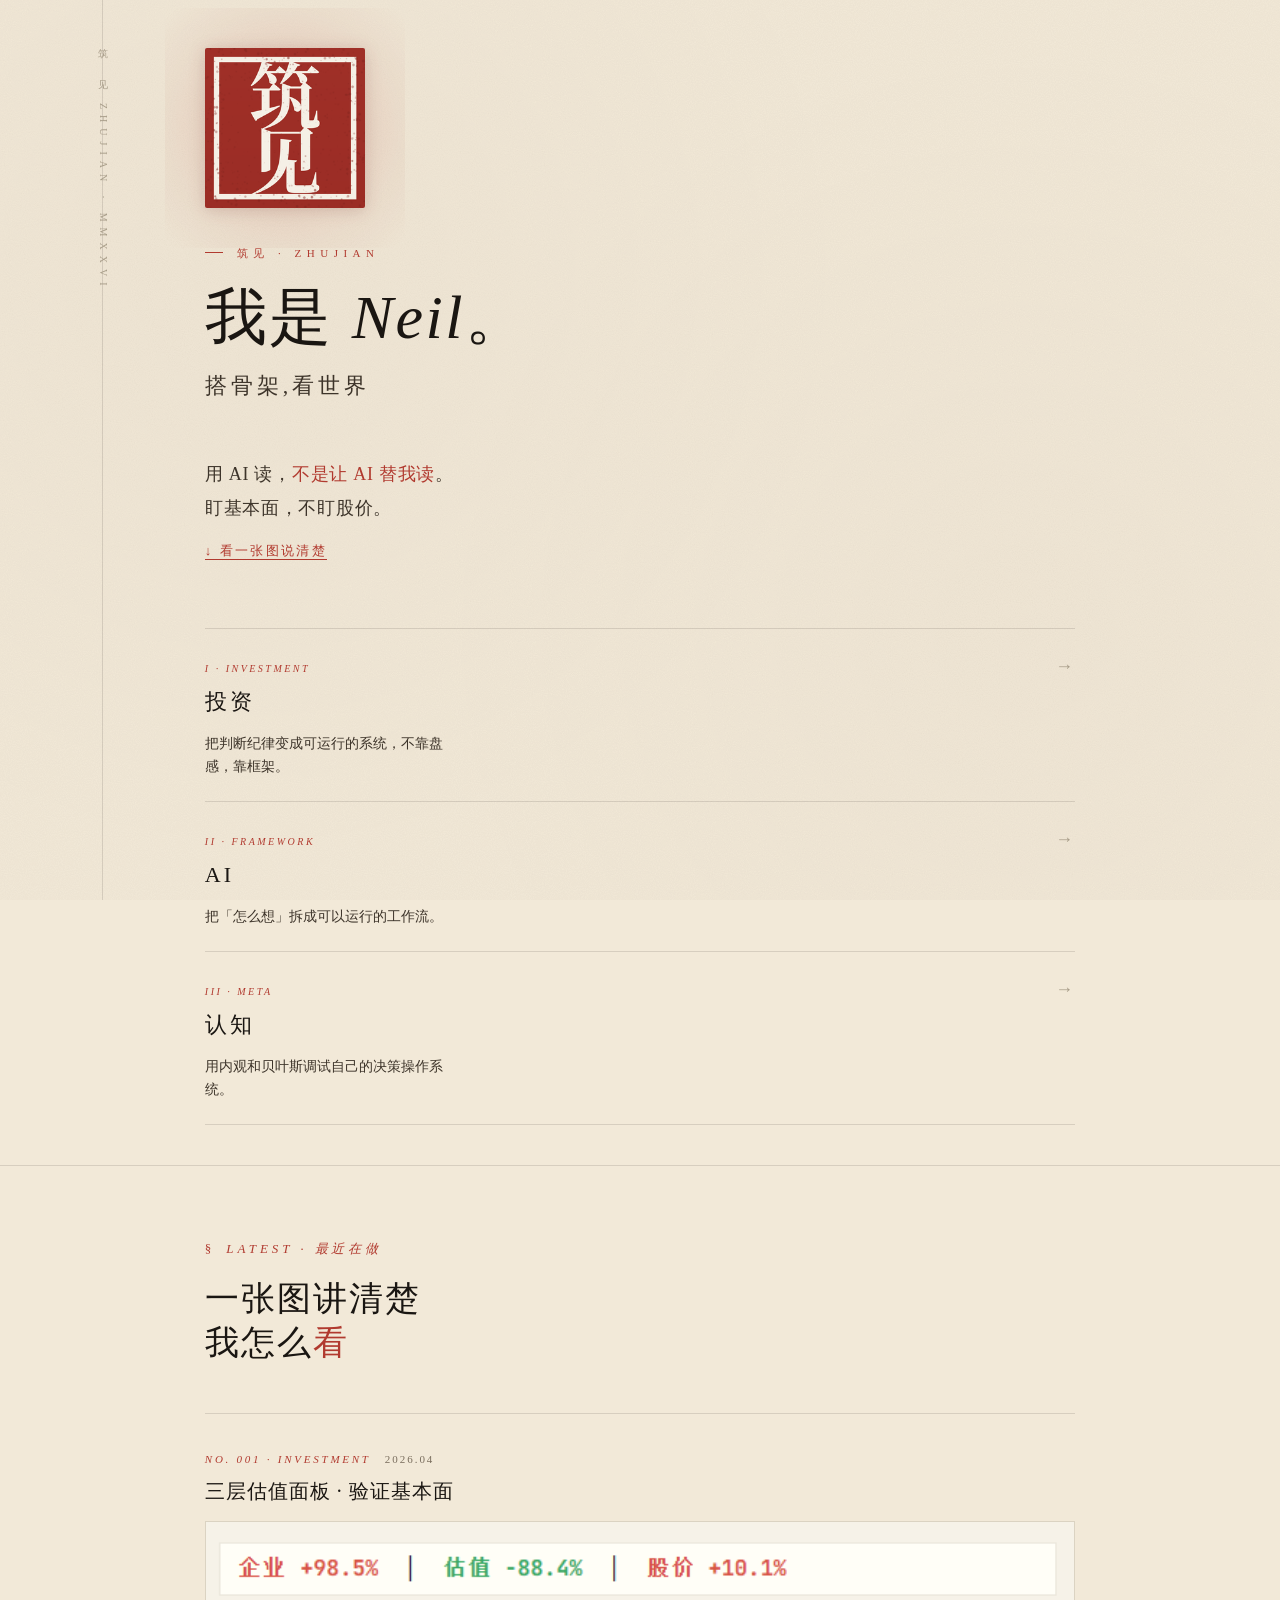
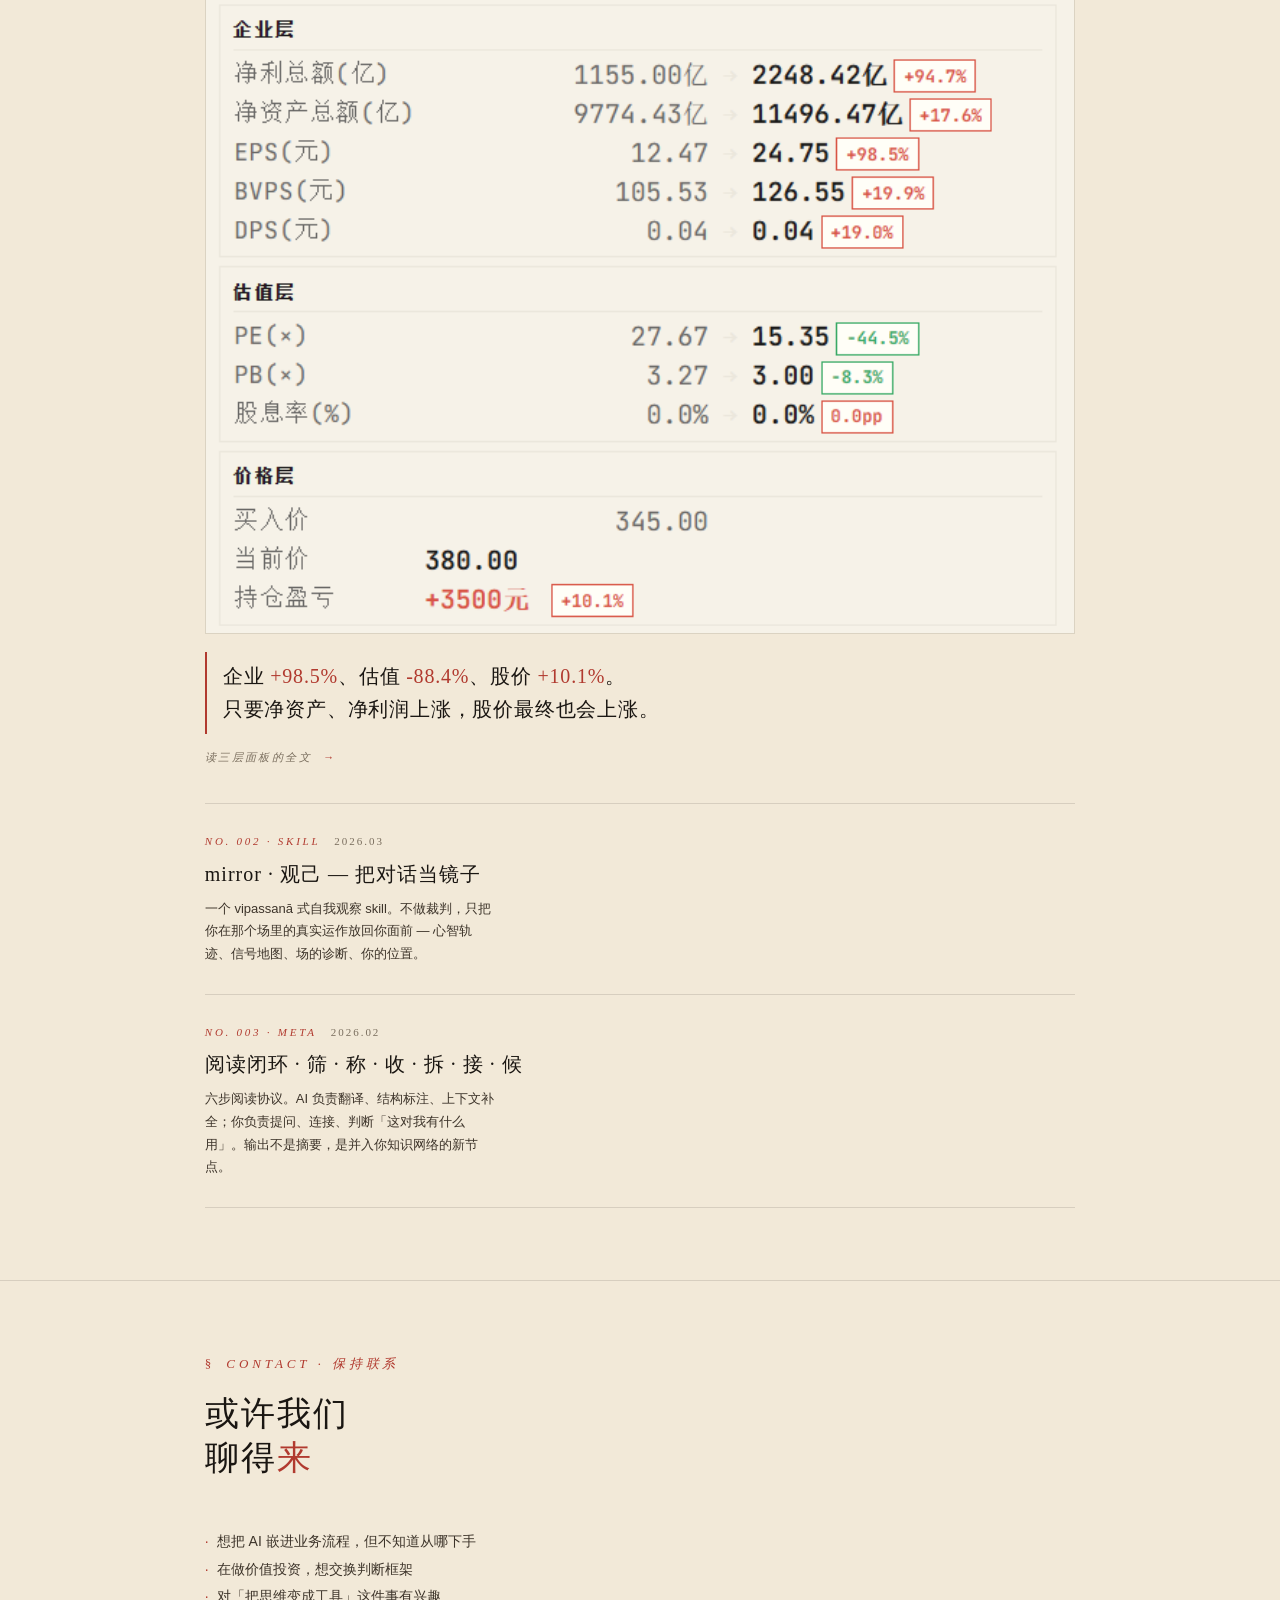
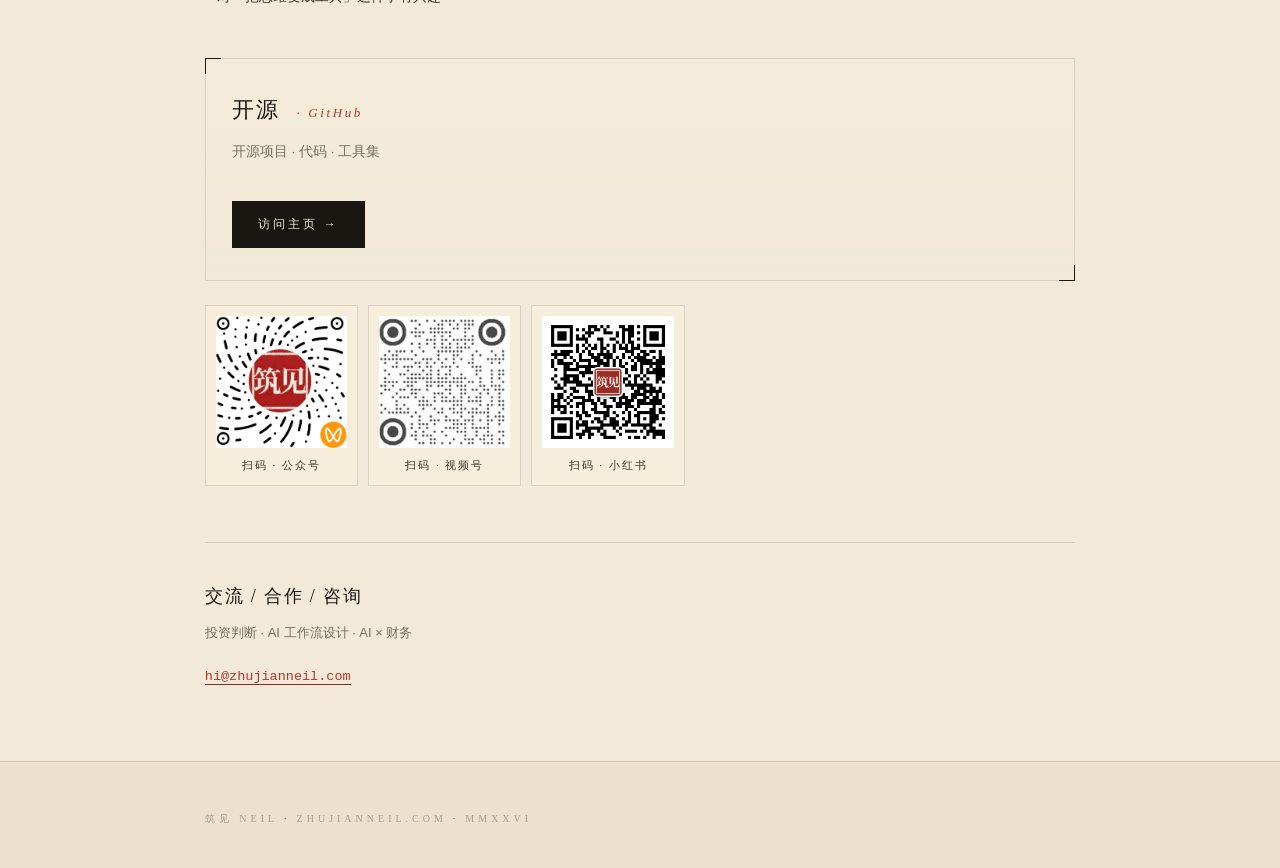
<file: index.html>
<!DOCTYPE html>
<html lang="zh-CN">
<head>
<!-- Google Tag Manager -->
<script>(function(w,d,s,l,i){w[l]=w[l]||[];w[l].push({'gtm.start':
new Date().getTime(),event:'gtm.js'});var f=d.getElementsByTagName(s)[0],
j=d.createElement(s),dl=l!='dataLayer'?'&l='+l:'';j.async=true;j.src=
'https://www.googletagmanager.com/gtm.js?id='+i+dl;f.parentNode.insertBefore(j,f);
})(window,document,'script','dataLayer','GTM-M53G5WD7');</script>
<!-- End Google Tag Manager -->
<meta charset="UTF-8">
<meta name="viewport" content="width=device-width, initial-scale=1.0, viewport-fit=cover">
<title>筑见 Neil — 搭骨架,看世界</title>
<meta name="description" content="Neil · 价值投资 · AI 工作流 · 认知。三地股票的判断,AI 的工作流,一阴一阳的认知。">
<link rel="icon" type="image/png" href="favicon.png">
<link rel="stylesheet" href="style.css">
<style>
  /* ========== Home-only overrides ========== */
  .hero {
    min-height: 100svh;
    min-height: 100vh;
    display: flex;
    flex-direction: column;
    justify-content: center;
    padding: 48px 32px 40px 48px;
    position: relative;
  }
  .hero-mark-wrap {
    position: relative;
    width: 132px;
    height: 132px;
    margin-bottom: 36px;
  }
  #seal-canvas {
    position: absolute;
    inset: -40px;
    width: calc(100% + 80px);
    height: calc(100% + 80px);
    z-index: 0;
  }
  .hero-mark {
    position: relative;
    z-index: 1;
    width: 100%;
    height: 100%;
    border-radius: 2px;
    object-fit: cover;
    filter: drop-shadow(0 2px 8px rgba(90,30,20,0.18));
  }
  .hero-eyebrow {
    font-family: "Songti SC", "STSong", serif;
    font-size: 11px;
    letter-spacing: 0.5em;
    color: var(--seal);
    margin-bottom: 20px;
    text-transform: uppercase;
    font-weight: 500;
  }
  .hero-eyebrow::before {
    content: "";
    display: inline-block;
    width: 18px; height: 1px;
    background: var(--seal);
    vertical-align: middle;
    margin-right: 14px;
    transform: translateY(-2px);
  }
  .hero h1 {
    font-family: "Songti SC", "STSong", "Noto Serif SC", serif;
    font-size: clamp(44px, 12vw, 62px);
    font-weight: 400;
    letter-spacing: 0.04em;
    line-height: 1.1;
    color: var(--ink);
    margin-bottom: 18px;
  }
  .hero h1 .neil {
    font-family: "Cormorant Garamond", "Times New Roman", serif;
    font-style: italic;
  }
  .hero .tagline {
    font-family: "Songti SC", "STSong", serif;
    font-size: clamp(18px, 5vw, 22px);
    color: var(--ink-soft);
    letter-spacing: 0.18em;
    line-height: 1.5;
    margin-bottom: 24px;
  }
  .hero .tagline { margin-bottom: 56px; }
  .hero-hook {
    font-family: "Songti SC", "STSong", serif;
    font-size: clamp(15px, 4.2vw, 18px);
    color: var(--ink-soft);
    line-height: 1.85;
    letter-spacing: 0.04em;
    max-width: 30ch;
    margin-bottom: 14px;
  }
  .hero-hook .accent { color: var(--seal); }
  .hero-cta {
    color: var(--ink-mute);
    font-size: 13px;
    letter-spacing: 0.18em;
    line-height: 1.9;
    margin-bottom: 56px;
  }
  .cta-link {
    color: var(--seal);
    text-decoration: none;
    font-weight: 500;
    border-bottom: 1px solid var(--seal);
    padding-bottom: 1px;
  }
  .pillars { display: flex; flex-direction: column; margin-top: 8px; }
  .pillar-link {
    text-decoration: none;
    color: inherit;
    display: block;
    border-top: 1px solid var(--rule);
    padding: 22px 2px 22px 0;
    transition: padding-left 0.35s ease;
  }
  .pillar-link:last-child { border-bottom: 1px solid var(--rule); }
  .pillar-link:active { padding-left: 8px; }
  .pillar-row {
    display: flex;
    align-items: baseline;
    justify-content: space-between;
    gap: 16px;
  }
  .pillar-key {
    font-family: "Songti SC", "STSong", serif;
    font-size: 22px;
    color: var(--ink);
    letter-spacing: 0.14em;
    position: relative;
  }
  .pillar-key::before {
    content: attr(data-en);
    display: block;
    font-family: "Cormorant Garamond", serif;
    font-style: italic;
    font-size: 10px;
    letter-spacing: 0.25em;
    color: var(--seal);
    margin-bottom: 6px;
    font-weight: 500;
    text-transform: uppercase;
  }
  .pillar-arrow {
    font-family: "Songti SC", serif;
    color: var(--ink-dim);
    font-size: 18px;
    transition: transform 0.3s ease, color 0.3s ease;
  }
  .pillar-link:active .pillar-arrow {
    color: var(--seal);
    transform: translateX(4px);
  }
  .pillar-val {
    color: var(--ink-soft);
    font-size: 13.5px;
    line-height: 1.75;
    margin-top: 10px;
    max-width: 34ch;
  }

  /* ========== Recency / Latest works ========== */
  .latest-list { display: flex; flex-direction: column; }
  .latest {
    display: block;
    text-decoration: none;
    color: inherit;
    border-top: 1px solid var(--rule);
    padding: 28px 0;
    transition: padding-left 0.35s ease;
  }
  .latest:last-child { border-bottom: 1px solid var(--rule); }
  .latest:active { padding-left: 8px; }
  .latest-meta {
    display: flex; gap: 14px; align-items: baseline;
    font-family: "Cormorant Garamond", serif;
    font-style: italic;
    font-size: 11px;
    letter-spacing: 0.25em;
    color: var(--seal);
    margin-bottom: 8px;
    text-transform: uppercase;
  }
  .latest-meta .date { color: var(--ink-mute); font-style: normal; letter-spacing: 0.18em; }
  .latest-title {
    font-family: "Songti SC", serif;
    font-size: 20px;
    color: var(--ink);
    letter-spacing: 0.05em;
    line-height: 1.4;
    margin-bottom: 10px;
  }
  .latest-desc {
    font-size: 13px;
    color: var(--ink-soft);
    line-height: 1.75;
    max-width: 40ch;
  }
  .latest.featured { padding: 36px 0; }
  .featured-image {
    margin: 16px 0 18px;
    position: relative;
    border: 1px solid var(--rule);
    background: var(--paper-warm);
    overflow: hidden;
  }
  .featured-image img {
    display: block; width: 100%; height: auto;
    filter: sepia(.08) saturate(.92);
  }
  .featured-image::before, .featured-image::after {
    content: ""; position: absolute;
    width: 14px; height: 14px;
    border-color: var(--seal);
  }
  .featured-image::before { top: -1px; left: -1px; border-top: 1px solid; border-left: 1px solid; }
  .featured-image::after { bottom: -1px; right: -1px; border-bottom: 1px solid; border-right: 1px solid; }
  .featured-quote {
    font-family: "Songti SC", "STSong", serif;
    font-size: clamp(17px, 4.4vw, 20px);
    color: var(--ink);
    line-height: 1.65;
    letter-spacing: 0.04em;
    border-left: 2px solid var(--seal);
    padding: 8px 0 8px 16px;
    margin: 12px 0 6px;
  }
  .featured-quote .accent { color: var(--seal); }
  .featured-source {
    font-family: "Cormorant Garamond", serif;
    font-style: italic;
    font-size: 11px;
    letter-spacing: 0.22em;
    color: var(--ink-mute);
    text-transform: uppercase;
    margin-top: 14px;
  }
  .featured-source .arrow { color: var(--seal); margin-left: 6px; font-style: normal; }

  /* ========== Contact ========== */
  .contact-intro {
    color: var(--ink-soft);
    font-size: 14px;
    line-height: 1.95;
    margin-bottom: 48px;
    max-width: 36ch;
  }
  .contact-intro .bullet { color: var(--seal); margin-right: 8px; }

  .card {
    padding: 32px 26px;
    border: 1px solid var(--rule);
    margin-bottom: 24px;
    position: relative;
    background: linear-gradient(180deg, rgba(246,238,218,0.5), transparent);
  }
  .card::before, .card::after {
    content: "";
    position: absolute;
    width: 16px; height: 16px;
    border-color: var(--seal);
  }
  .card::before { top: -1px; left: -1px; border-top: 1px solid; border-left: 1px solid; }
  .card::after { bottom: -1px; right: -1px; border-bottom: 1px solid; border-right: 1px solid; }
  .card-title {
    font-family: "Songti SC", serif;
    font-size: 22px;
    margin-bottom: 10px;
    letter-spacing: 0.08em;
    color: var(--ink);
  }
  .card-title .en {
    font-family: "Cormorant Garamond", serif;
    font-style: italic;
    font-size: 13px;
    color: var(--seal);
    letter-spacing: 0.2em;
    margin-left: 10px;
    font-weight: 500;
  }
  .card-desc {
    color: var(--ink-mute);
    font-size: 13.5px;
    margin-bottom: 22px;
    line-height: 1.75;
  }
  .social-row {
    display: grid;
    grid-template-columns: repeat(3, 1fr);
    gap: 10px;
    margin-bottom: 56px;
  }
  .social-img {
    display: block;
    padding: 10px;
    border: 1px solid var(--rule);
    background: var(--paper-warm);
    text-align: center;
    text-decoration: none;
    color: var(--ink-mute);
    transition: border-color 0.2s;
  }
  .social-img:active { border-color: var(--seal); }
  .social-icon {
    width: 100%;
    aspect-ratio: 1;
    object-fit: cover;
    display: block;
    margin-bottom: 8px;
  }
  .social-label {
    font-family: "Songti SC", serif;
    font-size: 11px;
    letter-spacing: 0.18em;
    color: var(--ink-soft);
  }
  .contact-inquiry {
    text-align: left;
    padding: 36px 0 0;
    border-top: 1px solid var(--rule);
    color: var(--ink-mute);
    font-size: 13px;
    line-height: 1.9;
  }
  .contact-inquiry .inquiry-title {
    font-family: "Songti SC", serif;
    color: var(--ink);
    font-size: 18px;
    letter-spacing: 0.1em;
    margin-bottom: 8px;
    display: block;
  }
  .contact-inquiry .inquiry-desc {
    font-size: 13px;
    color: var(--ink-mute);
    margin-bottom: 18px;
    display: block;
  }
  .contact-inquiry a {
    color: var(--seal);
    text-decoration: none;
    font-family: "Menlo", "Courier New", monospace;
    font-size: 13.5px;
    border-bottom: 1px solid var(--seal-deep);
  }

  @media (min-width: 700px) {
    .hero { padding-left: 10vw; padding-right: 10vw; }
    .hero-mark-wrap { width: 160px; height: 160px; }
    .social-row { max-width: 480px; }
  }
  @media (min-width: 1000px) {
    .hero { padding-left: 16vw; padding-right: 16vw; }
  }
</style>
</head>
<body>
<!-- Google Tag Manager (noscript) -->
<noscript><iframe src="https://www.googletagmanager.com/ns.html?id=GTM-M53G5WD7" height="0" width="0" style="display:none;visibility:hidden"></iframe></noscript>

<div class="edge-rule"></div>
<div class="edge-stamp">筑 · 见 · ZHUJIAN · MMXXVI</div>

<main>

  <section class="hero">
    <div class="hero-mark-wrap">
      <canvas id="seal-canvas"></canvas>
      <img src="assets/hero_seal.png" alt="筑见 印" class="hero-mark">
    </div>

    <div class="hero-eyebrow">筑见 · ZHUJIAN</div>
    <h1>我是 <span class="neil">Neil</span>。</h1>
    <p class="tagline">搭骨架,看世界</p>
    <p class="hero-hook">
      用 AI 读，<span class="accent">不是让 AI 替我读</span>。<br>
      盯基本面，不盯股价。
    </p>
    <p class="hero-cta">
      <a href="#proof" class="cta-link">↓ 看一张图说清楚</a>
    </p>

    <div class="pillars">
      <a href="#works-invest" class="pillar-link">
        <div class="pillar-row">
          <span class="pillar-key" data-en="i · Investment">投资</span>
          <span class="pillar-arrow">→</span>
        </div>
        <p class="pillar-val">把判断纪律变成可运行的系统，不靠盘感，靠框架。</p>
      </a>
      <a href="ai.html" class="pillar-link">
        <div class="pillar-row">
          <span class="pillar-key" data-en="ii · Framework">AI</span>
          <span class="pillar-arrow">→</span>
        </div>
        <p class="pillar-val">把「怎么想」拆成可以运行的工作流。</p>
      </a>
      <a href="meta.html" class="pillar-link">
        <div class="pillar-row">
          <span class="pillar-key" data-en="iii · Meta">认知</span>
          <span class="pillar-arrow">→</span>
        </div>
        <p class="pillar-val">用内观和贝叶斯调试自己的决策操作系统。</p>
      </a>
    </div>
  </section>

  <section class="content" id="proof">
    <div class="section-head">
      <div class="section-label">Latest · 最近在做</div>
      <h2 class="section-title">一张图讲清楚<br>我怎么<span class="accent">看</span></h2>
    </div>

    <div class="latest-list">

      <a href="invest.html" id="works-invest" class="latest featured">
        <div class="latest-meta">
          <span>No. 001 · Investment</span>
          <span class="date">2026.04</span>
        </div>
        <div class="latest-title">三层估值面板 · 验证基本面</div>
        <div class="featured-image">
          <img src="invest-buy-snapshot.png" alt="三层估值面板：企业 +98.5% / 估值 -88.4% / 股价 +10.1%">
        </div>
        <div class="featured-quote">
          企业 <span class="accent">+98.5%</span>、估值 <span class="accent">-88.4%</span>、股价 <span class="accent">+10.1%</span>。<br>
          只要净资产、净利润上涨，股价最终也会上涨。
        </div>
        <div class="featured-source">读三层面板的全文 <span class="arrow">→</span></div>
      </a>

      <a href="ai.html" id="works-ai" class="latest">
        <div class="latest-meta">
          <span>No. 002 · Skill</span>
          <span class="date">2026.03</span>
        </div>
        <div class="latest-title">mirror · 观己 — 把对话当镜子</div>
        <div class="latest-desc">一个 vipassanā 式自我观察 skill。不做裁判，只把你在那个场里的真实运作放回你面前 — 心智轨迹、信号地图、场的诊断、你的位置。</div>
      </a>

      <a href="meta.html" id="works-meta" class="latest">
        <div class="latest-meta">
          <span>No. 003 · Meta</span>
          <span class="date">2026.02</span>
        </div>
        <div class="latest-title">阅读闭环 · 筛 · 称 · 收 · 拆 · 接 · 候</div>
        <div class="latest-desc">六步阅读协议。AI 负责翻译、结构标注、上下文补全；你负责提问、连接、判断「这对我有什么用」。输出不是摘要，是并入你知识网络的新节点。</div>
      </a>

    </div>
  </section>

  <section class="content">
    <div class="section-head">
      <div class="section-label">Contact · 保持联系</div>
      <h2 class="section-title">或许我们<br>聊得<span class="accent">来</span></h2>
    </div>

    <p class="contact-intro">
      <span class="bullet">·</span>想把 AI 嵌进业务流程，但不知道从哪下手<br>
      <span class="bullet">·</span>在做价值投资，想交换判断框架<br>
      <span class="bullet">·</span>对「把思维变成工具」这件事有兴趣
    </p>

    <div class="card">
      <div class="card-title">开源 <span class="en">· GitHub</span></div>
      <div class="card-desc">开源项目 · 代码 · 工具集</div>
      <a href="https://github.com/zhujianneil" class="btn" target="_blank" rel="noopener">访问主页</a>
    </div>

    <div class="social-row">
      <div class="social-img">
        <img src="social-gongzhonghao.jpg" alt="公众号 · 扫码关注" class="social-icon">
        <div class="social-label">扫码 · 公众号</div>
      </div>
      <div class="social-img">
        <img src="social-video.jpg" alt="视频号 · 扫码关注" class="social-icon">
        <div class="social-label">扫码 · 视频号</div>
      </div>
      <div class="social-img">
        <img src="social-xiaohongshu.jpg" alt="小红书 · 扫码关注" class="social-icon">
        <div class="social-label">扫码 · 小红书</div>
      </div>
    </div>

    <div class="contact-inquiry">
      <span class="inquiry-title">交流 / 合作 / 咨询</span>
      <span class="inquiry-desc">投资判断 · AI 工作流设计 · AI × 财务</span>
      <a href="mailto:hi@zhujianneil.com">hi@zhujianneil.com</a>
    </div>
  </section>

</main>

<footer>
  筑见 NEIL<span class="mark">·</span>ZHUJIANNEIL.COM<span class="mark">·</span>MMXXVI
</footer>

<script>
(function() {
  const cvs = document.getElementById('seal-canvas');
  if (!cvs) return;
  const ctx = cvs.getContext('2d');
  const dpr = Math.min(window.devicePixelRatio || 1, 2);
  let W, H, cx, cy;
  let t0 = performance.now();
  let rings = [];
  let lastRingT = 0;
  function resize() {
    const rect = cvs.getBoundingClientRect();
    W = rect.width; H = rect.height;
    cvs.width = W * dpr;
    cvs.height = H * dpr;
    ctx.setTransform(dpr, 0, 0, dpr, 0, 0);
    cx = W / 2; cy = H / 2;
  }
  function draw(now) {
    const t = (now - t0) / 1000;
    requestAnimationFrame(draw);
    ctx.clearRect(0, 0, W, H);
    const cycle = 7;
    const phase = (Math.sin(t * Math.PI * 2 / cycle - Math.PI / 2) + 1) / 2;
    const baseR = Math.min(W, H) * 0.32;
    const breathR = baseR * (1 + phase * 0.35);
    const g1 = ctx.createRadialGradient(cx, cy, baseR * 0.5, cx, cy, breathR * 1.8);
    g1.addColorStop(0, `rgba(177,58,47,${0.10 + phase * 0.08})`);
    g1.addColorStop(0.55, `rgba(177,58,47,${0.04 + phase * 0.03})`);
    g1.addColorStop(1, 'rgba(177,58,47,0)');
    ctx.beginPath();
    ctx.arc(cx, cy, breathR * 1.8, 0, Math.PI * 2);
    ctx.fillStyle = g1;
    ctx.fill();
    if (t - lastRingT > cycle) {
      rings.push({ r: baseR * 1.05, op: 0.28, spd: 0.35 });
      lastRingT = t;
    }
    for (let i = rings.length - 1; i >= 0; i--) {
      const r = rings[i];
      r.r += r.spd;
      r.op *= 0.991;
      if (r.op < 0.008) { rings.splice(i, 1); continue; }
      ctx.beginPath();
      ctx.arc(cx, cy, r.r, 0, Math.PI * 2);
      ctx.strokeStyle = `rgba(138,42,34,${r.op})`;
      ctx.lineWidth = 0.6;
      ctx.stroke();
    }
  }
  resize();
  window.addEventListener('resize', resize);
  requestAnimationFrame(draw);
})();
</script>

<script async src="//busuanzi.ibruce.info/busuanzi/2.3/busuanzi.pure.mini.js"></script>
</body>
</html>
</file>
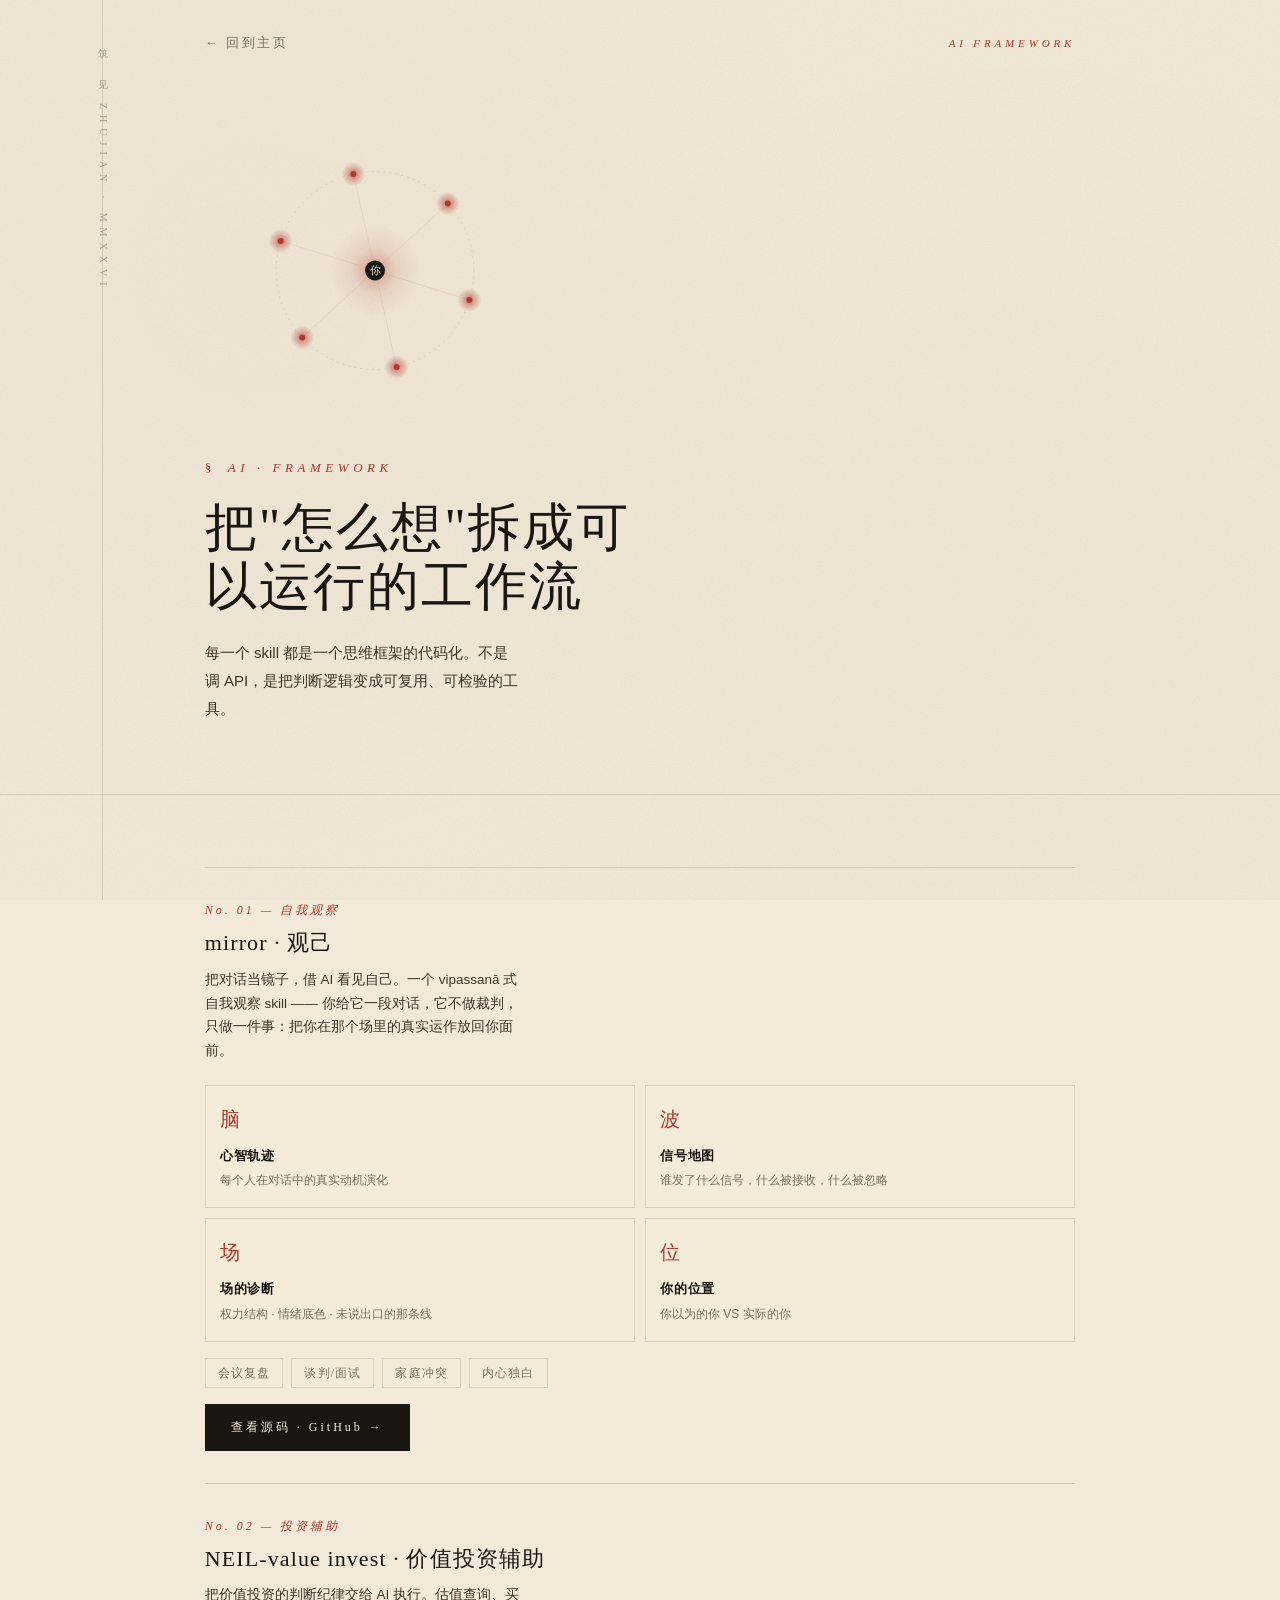
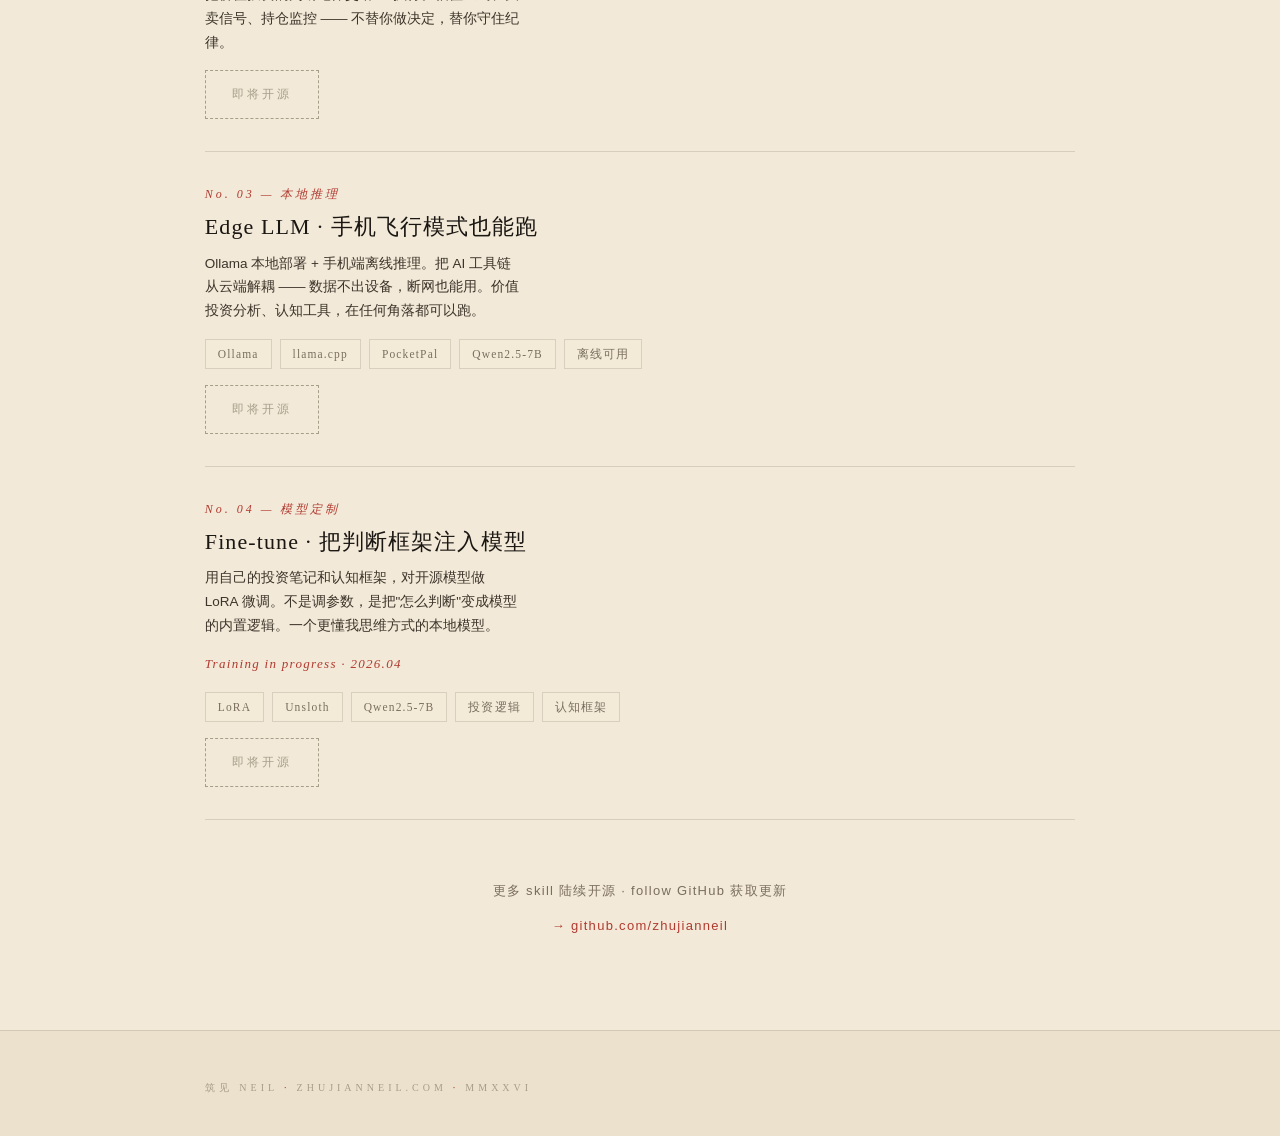
<file: ai-c4bc87fd.html>
<!DOCTYPE html>
<html lang="zh-CN">
<head>
<!-- Google Tag Manager -->
<script>(function(w,d,s,l,i){w[l]=w[l]||[];w[l].push({'gtm.start':
new Date().getTime(),event:'gtm.js'});var f=d.getElementsByTagName(s)[0],
j=d.createElement(s),dl=l!='dataLayer'?'&l='+l:'';j.async=true;j.src=
'https://www.googletagmanager.com/gtm.js?id='+i+dl;f.parentNode.insertBefore(j,f);
})(window,document,'script','dataLayer','GTM-M53G5WD7');</script>
<!-- End Google Tag Manager -->
<meta charset="UTF-8">
<meta name="viewport" content="width=device-width, initial-scale=1.0, viewport-fit=cover">
<title>SKILL 合集 · 筑见 Neil</title>
<meta name="description" content="AI Skill 合集：mirror 观己、NEIL-value invest 等思维框架工具化作品。">
<link rel="icon" type="image/png" href="favicon.png">
<link rel="stylesheet" href="style.css">
</head>
<body>
<!-- Google Tag Manager (noscript) -->
<noscript><iframe src="https://www.googletagmanager.com/ns.html?id=GTM-M53G5WD7" height="0" width="0" style="display:none;visibility:hidden"></iframe></noscript>
<!-- End Google Tag Manager (noscript) -->

<div class="edge-rule"></div>
<div class="edge-stamp">筑 · 见 · ZHUJIAN · MMXXVI</div>

<main>
  <header class="page-header">
    <a href="index.html" class="back-link">← 回到主页</a>
    <span class="page-header-mark">AI Framework</span>
  </header>

  <section class="page-hero">
    <div class="hero-visual">
      <canvas id="ai-canvas"></canvas>
    </div>
    <div class="page-hero-eyebrow">AI · FRAMEWORK</div>
    <h1>把"怎么想"拆成可以运行的工作流</h1>
    <p class="page-hero-desc">每一个 skill 都是一个思维框架的代码化。不是调 API，是把判断逻辑变成可复用、可检验的工具。</p>
  </section>

  <section class="content">
    <div class="entry-list">

      <!-- Skill 1: mirror -->
      <div class="entry">
        <div class="entry-num">No. 01 — 自我观察</div>
        <div class="entry-title">mirror · 观己</div>
        <div class="entry-desc">把对话当镜子，借 AI 看见自己。一个 vipassanā 式自我观察 skill —— 你给它一段对话，它不做裁判，只做一件事：把你在那个场里的真实运作放回你面前。</div>
        
        <div class="output-grid">
          <div class="output-card">
            <div class="kanji">脑</div>
            <div class="output-title">心智轨迹</div>
            <div class="output-text">每个人在对话中的真实动机演化</div>
          </div>
          <div class="output-card">
            <div class="kanji">波</div>
            <div class="output-title">信号地图</div>
            <div class="output-text">谁发了什么信号，什么被接收，什么被忽略</div>
          </div>
          <div class="output-card">
            <div class="kanji">场</div>
            <div class="output-title">场的诊断</div>
            <div class="output-text">权力结构 · 情绪底色 · 未说出口的那条线</div>
          </div>
          <div class="output-card">
            <div class="kanji">位</div>
            <div class="output-title">你的位置</div>
            <div class="output-text">你以为的你 VS 实际的你</div>
          </div>
        </div>

        <div class="tag-row">
          <span class="tag">会议复盘</span>
          <span class="tag">谈判/面试</span>
          <span class="tag">家庭冲突</span>
          <span class="tag">内心独白</span>
        </div>
        <a href="https://github.com/zhujianneil/mirror" class="btn" target="_blank" rel="noopener">查看源码 · GitHub</a>
      </div>

      <!-- Skill 2: NEIL-value invest -->
      <div class="entry">
        <div class="entry-num">No. 02 — 投资辅助</div>
        <div class="entry-title">NEIL-value invest · 价值投资辅助</div>
        <div class="entry-desc">把价值投资的判断纪律交给 AI 执行。估值查询、买卖信号、持仓监控 —— 不替你做决定，替你守住纪律。</div>
        <a href="#" class="btn disabled">即将开源</a>
      </div>

      <!-- Skill 3: Edge LLM -->
      <div class="entry">
        <div class="entry-num">No. 03 — 本地推理</div>
        <div class="entry-title">Edge LLM · 手机飞行模式也能跑</div>
        <div class="entry-desc">Ollama 本地部署 + 手机端离线推理。把 AI 工具链从云端解耦 —— 数据不出设备，断网也能用。价值投资分析、认知工具，在任何角落都可以跑。</div>

        <div class="tag-row">
          <span class="tag">Ollama</span>
          <span class="tag">llama.cpp</span>
          <span class="tag">PocketPal</span>
          <span class="tag">Qwen2.5-7B</span>
          <span class="tag">离线可用</span>
        </div>
        <a href="#" class="btn disabled">即将开源</a>
      </div>

      <!-- Skill 4: Fine-tune -->
      <div class="entry">
        <div class="entry-num">No. 04 — 模型定制</div>
        <div class="entry-title">Fine-tune · 把判断框架注入模型</div>
        <div class="entry-desc">用自己的投资笔记和认知框架，对开源模型做 LoRA 微调。不是调参数，是把"怎么判断"变成模型的内置逻辑。一个更懂我思维方式的本地模型。</div>
        
        <div style="font-family: 'Cormorant Garamond', serif; font-size: 13px; color: var(--seal); margin: 16px 0; letter-spacing: 0.1em; font-style: italic;">
          Training in progress · 2026.04
        </div>

        <div class="tag-row">
          <span class="tag">LoRA</span>
          <span class="tag">Unsloth</span>
          <span class="tag">Qwen2.5-7B</span>
          <span class="tag">投资逻辑</span>
          <span class="tag">认知框架</span>
        </div>
        <a href="#" class="btn disabled">即将开源</a>
      </div>

    </div>

    <div style="text-align: center; padding: 60px 0 20px; font-size: 13px; color: var(--ink-mute); letter-spacing: 0.1em;">
      <p style="margin-bottom: 12px;">更多 skill 陆续开源 · follow GitHub 获取更新</p>
      <a href="https://github.com/zhujianneil" target="_blank" rel="noopener" style="color: var(--seal); text-decoration: none;">→ github.com/zhujianneil</a>
    </div>

  </section>

</main>

<footer>
  筑见 NEIL<span class="mark">·</span>ZHUJIANNEIL.COM<span class="mark">·</span>MMXXVI
</footer>

<script>
/* Hero — radiating skill nodes: one hub, orbiting satellites, breath-pulse. */
(function(){
  const cvs = document.getElementById('ai-canvas');
  if (!cvs) return;
  const ctx = cvs.getContext('2d');
  const dpr = Math.min(window.devicePixelRatio || 1, 2);
  let W, H, cx, cy, t0 = performance.now();
  function resize() {
    const r = cvs.getBoundingClientRect();
    W = r.width; H = r.height;
    cvs.width = W * dpr; cvs.height = H * dpr;
    ctx.setTransform(dpr, 0, 0, dpr, 0, 0);
    cx = W/2; cy = H/2;
  }
  const SAT = 6;
  function draw(now) {
    const t = (now - t0) / 1000;
    requestAnimationFrame(draw);
    ctx.clearRect(0, 0, W, H);
    const cycle = 7;
    const phase = (Math.sin(t * Math.PI * 2 / cycle - Math.PI/2) + 1) / 2;
    const R = Math.min(W, H) * 0.32;
    // orbit ring
    ctx.beginPath();
    ctx.arc(cx, cy, R, 0, Math.PI*2);
    ctx.strokeStyle = 'rgba(26,22,18,0.10)';
    ctx.setLineDash([2, 4]);
    ctx.lineWidth = 0.8;
    ctx.stroke();
    ctx.setLineDash([]);
    // satellites
    for (let i = 0; i < SAT; i++) {
      const a = (i / SAT) * Math.PI * 2 + t * 0.18;
      const sx = cx + Math.cos(a) * R;
      const sy = cy + Math.sin(a) * R;
      // connecting line to hub
      ctx.beginPath();
      ctx.moveTo(cx, cy);
      ctx.lineTo(sx, sy);
      ctx.strokeStyle = `rgba(177,58,47,${0.12 + phase * 0.1 * (1 - i/SAT * 0.5)})`;
      ctx.lineWidth = 0.6;
      ctx.stroke();
      // satellite orb
      const glow = ctx.createRadialGradient(sx, sy, 0, sx, sy, 12);
      glow.addColorStop(0, `rgba(177,58,47,${0.5 + phase * 0.3})`);
      glow.addColorStop(1, 'rgba(177,58,47,0)');
      ctx.beginPath();
      ctx.arc(sx, sy, 12, 0, Math.PI*2);
      ctx.fillStyle = glow;
      ctx.fill();
      ctx.beginPath();
      ctx.arc(sx, sy, 3, 0, Math.PI*2);
      ctx.fillStyle = '#b13a2f';
      ctx.fill();
    }
    // hub halo — breath pulse
    const hubR = 18 + phase * 10;
    const hub = ctx.createRadialGradient(cx, cy, 0, cx, cy, hubR * 2);
    hub.addColorStop(0, `rgba(177,58,47,${0.30 + phase * 0.2})`);
    hub.addColorStop(0.5, `rgba(177,58,47,${0.08 + phase * 0.04})`);
    hub.addColorStop(1, 'rgba(177,58,47,0)');
    ctx.beginPath();
    ctx.arc(cx, cy, hubR * 2, 0, Math.PI*2);
    ctx.fillStyle = hub;
    ctx.fill();
    // hub disc
    ctx.beginPath();
    ctx.arc(cx, cy, 10, 0, Math.PI*2);
    ctx.fillStyle = '#1a1612';
    ctx.fill();
    ctx.fillStyle = '#f2e9d8';
    ctx.font = '11px "Songti SC", serif';
    ctx.textAlign = 'center';
    ctx.textBaseline = 'middle';
    ctx.fillText('你', cx, cy + 0.5);
    ctx.textAlign = 'left';
    ctx.textBaseline = 'alphabetic';
  }
  resize();
  window.addEventListener('resize', resize);
  requestAnimationFrame(draw);
})();
</script>

</body>
</html>
</file>
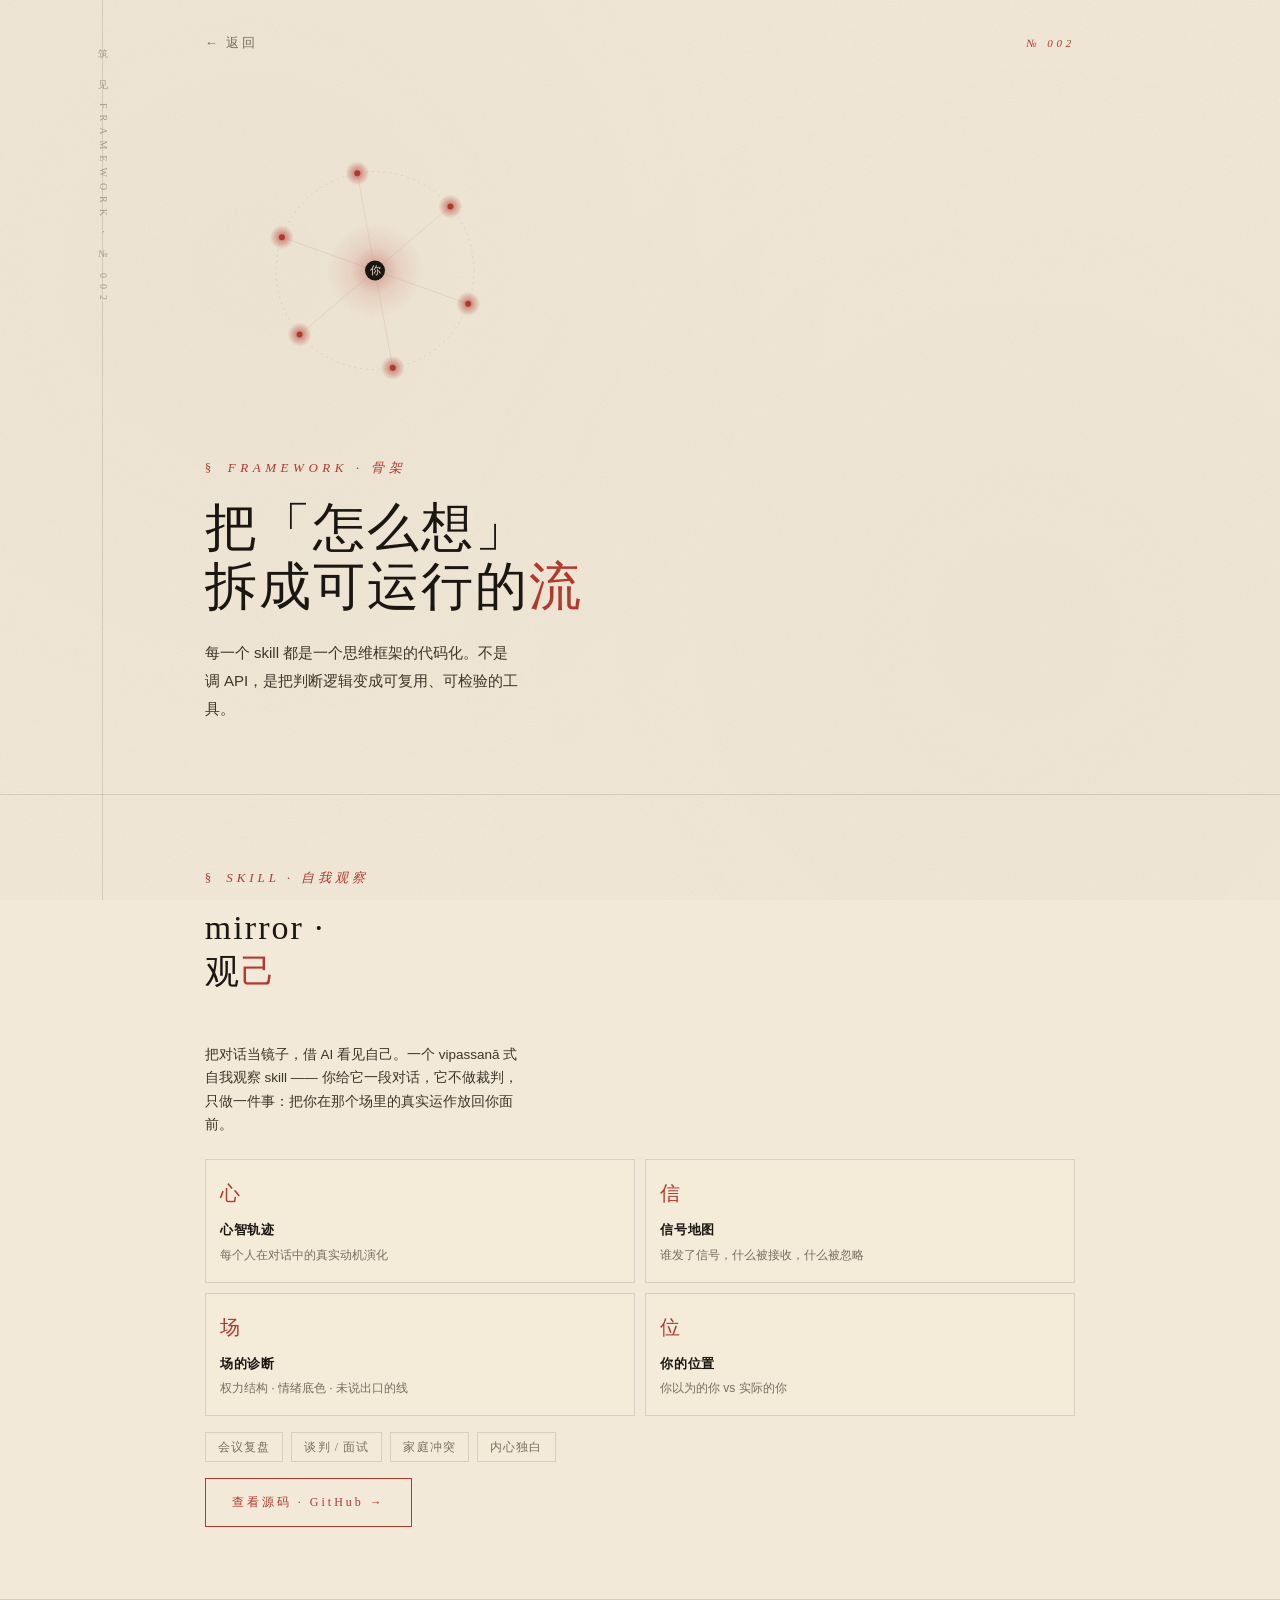
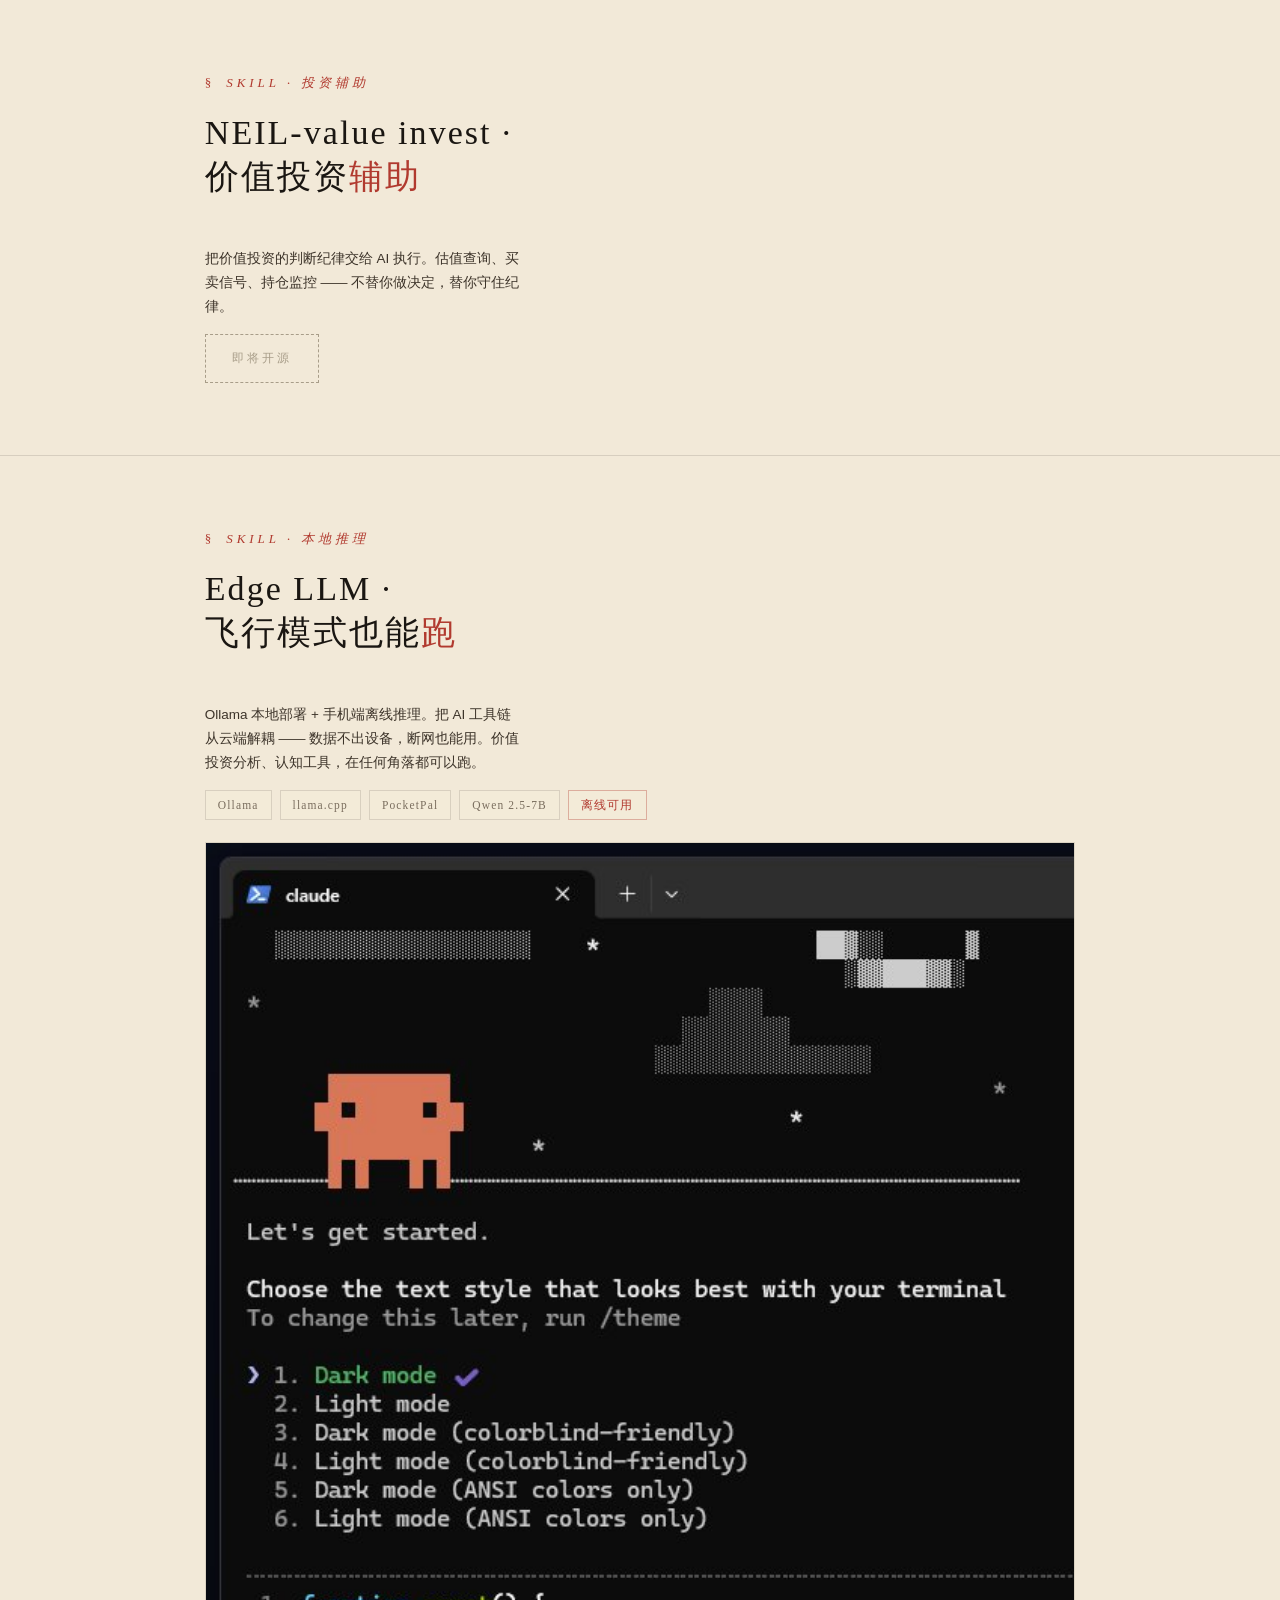
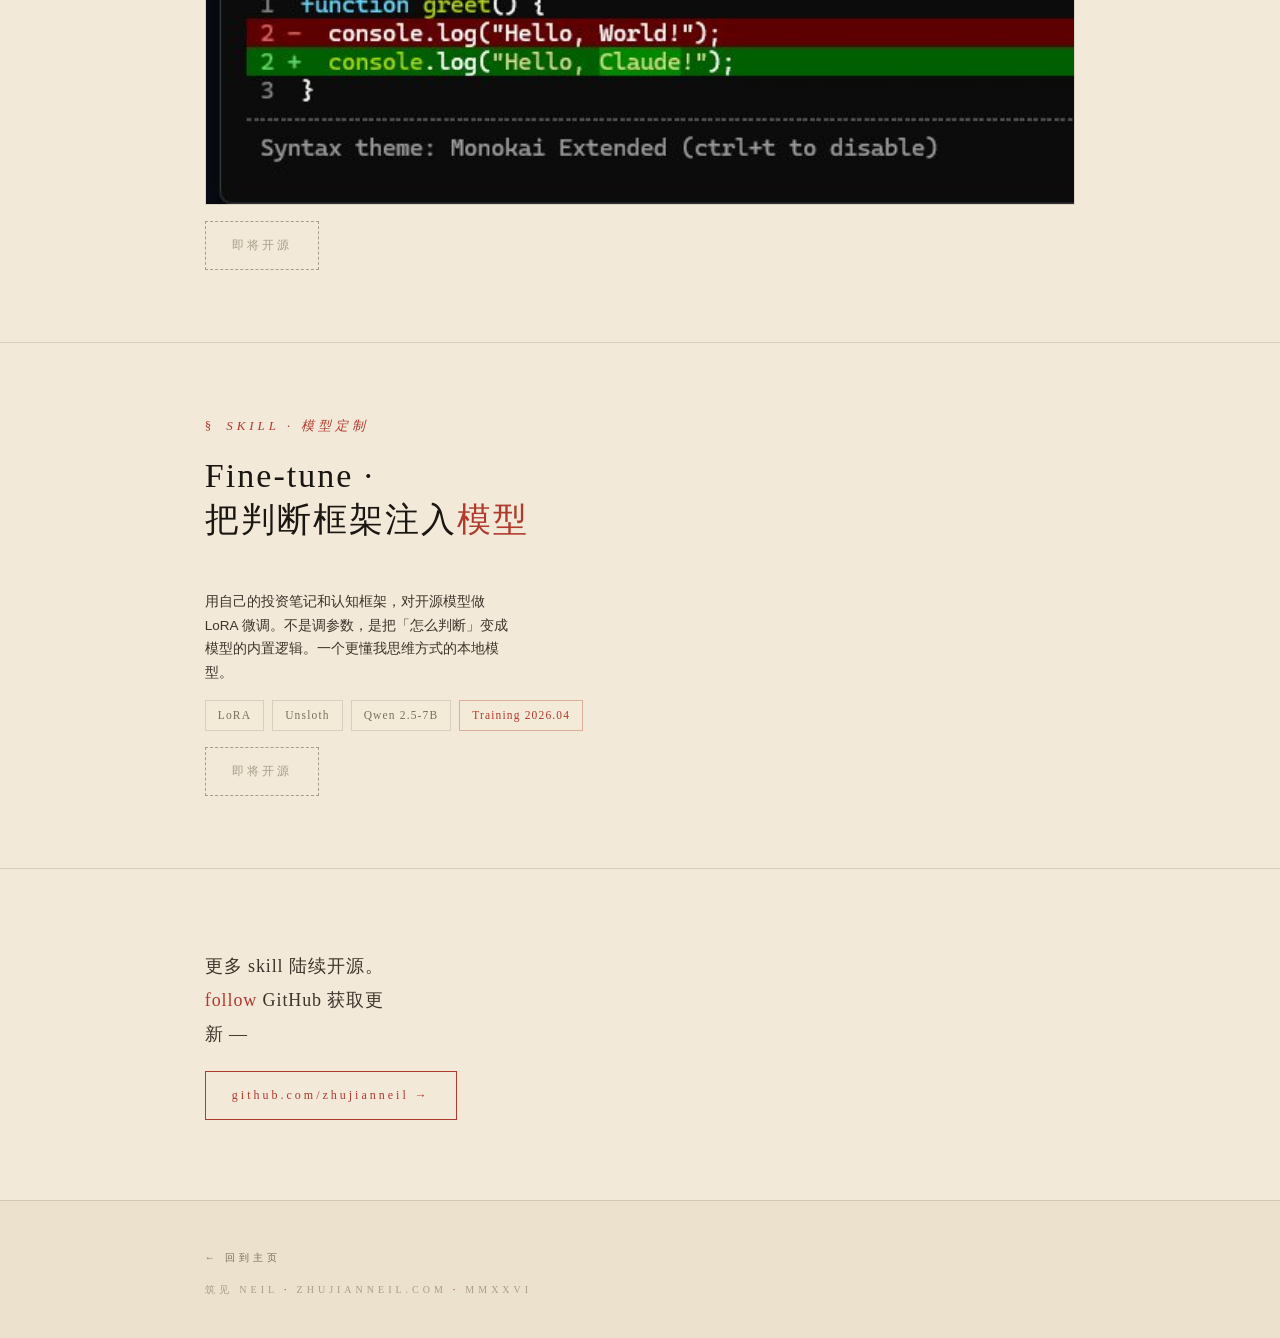
<file: ai-cd6d8cab.html>
<!DOCTYPE html>
<html lang="zh-CN">
<head>
<script>(function(w,d,s,l,i){w[l]=w[l]||[];w[l].push({'gtm.start':
new Date().getTime(),event:'gtm.js'});var f=d.getElementsByTagName(s)[0],
j=d.createElement(s),dl=l!='dataLayer'?'&l='+l:'';j.async=true;j.src=
'https://www.googletagmanager.com/gtm.js?id='+i+dl;f.parentNode.insertBefore(j,f);
})(window,document,'script','dataLayer','GTM-M53G5WD7');</script>
<meta charset="UTF-8">
<meta name="viewport" content="width=device-width, initial-scale=1.0, viewport-fit=cover">
<title>SKILL 合集 · 筑见 Neil</title>
<meta name="description" content="AI Skill 合集：mirror 观己、NEIL-value invest 等思维框架工具化作品。">
<link rel="icon" type="image/png" href="favicon.png">
<link rel="stylesheet" href="style.css">
</head>
<body>
<noscript><iframe src="https://www.googletagmanager.com/ns.html?id=GTM-M53G5WD7" height="0" width="0" style="display:none;visibility:hidden"></iframe></noscript>

<div class="edge-rule"></div>
<div class="edge-stamp">筑 · 见 · FRAMEWORK · № 002</div>

<header class="page-header">
  <a href="index.html" class="back-link">← 返回</a>
  <span class="page-header-mark">№ 002</span>
</header>

<main>

  <section class="page-hero">
    <div class="hero-visual"><canvas id="ai-canvas"></canvas></div>
    <div class="page-hero-eyebrow">Framework · 骨架</div>
    <h1>把「怎么想」<br>拆成可运行的<span class="accent">流</span></h1>
    <p class="page-hero-desc">每一个 skill 都是一个思维框架的代码化。不是调 API，是把判断逻辑变成可复用、可检验的工具。</p>
  </section>

  <!-- Skill 1: mirror · 观己 -->
  <section class="content">
    <div class="section-head">
      <div class="section-label">Skill · 自我观察</div>
      <h2 class="section-title">mirror ·<br>观<span class="accent">己</span></h2>
    </div>
    <p class="entry-desc">把对话当镜子，借 AI 看见自己。一个 vipassanā 式自我观察 skill —— 你给它一段对话，它不做裁判，只做一件事：把你在那个场里的真实运作放回你面前。</p>
    <div class="output-grid">
      <div class="output-card">
        <div class="kanji">心</div>
        <div class="output-title">心智轨迹</div>
        <div class="output-text">每个人在对话中的真实动机演化</div>
      </div>
      <div class="output-card">
        <div class="kanji">信</div>
        <div class="output-title">信号地图</div>
        <div class="output-text">谁发了信号，什么被接收，什么被忽略</div>
      </div>
      <div class="output-card">
        <div class="kanji">场</div>
        <div class="output-title">场的诊断</div>
        <div class="output-text">权力结构 · 情绪底色 · 未说出口的线</div>
      </div>
      <div class="output-card">
        <div class="kanji">位</div>
        <div class="output-title">你的位置</div>
        <div class="output-text">你以为的你 vs 实际的你</div>
      </div>
    </div>
    <div class="tag-row">
      <span class="tag">会议复盘</span>
      <span class="tag">谈判 / 面试</span>
      <span class="tag">家庭冲突</span>
      <span class="tag">内心独白</span>
    </div>
    <a href="https://github.com/zhujianneil/mirror" class="btn ghost" target="_blank" rel="noopener">查看源码 · GitHub</a>
  </section>

  <!-- Skill 2: NEIL-value invest -->
  <section class="content">
    <div class="section-head">
      <div class="section-label">Skill · 投资辅助</div>
      <h2 class="section-title">NEIL-value invest ·<br>价值投资<span class="accent">辅助</span></h2>
    </div>
    <p class="entry-desc">把价值投资的判断纪律交给 AI 执行。估值查询、买卖信号、持仓监控 —— 不替你做决定，替你守住纪律。</p>
    <a href="#" class="btn disabled">即将开源</a>
  </section>

  <!-- Skill 3: Edge LLM -->
  <section class="content">
    <div class="section-head">
      <div class="section-label">Skill · 本地推理</div>
      <h2 class="section-title">Edge LLM ·<br>飞行模式也能<span class="accent">跑</span></h2>
    </div>
    <p class="entry-desc">Ollama 本地部署 + 手机端离线推理。把 AI 工具链从云端解耦 —— 数据不出设备，断网也能用。价值投资分析、认知工具，在任何角落都可以跑。</p>
    <div class="tag-row">
      <span class="tag">Ollama</span>
      <span class="tag">llama.cpp</span>
      <span class="tag">PocketPal</span>
      <span class="tag">Qwen 2.5-7B</span>
      <span class="tag seal">离线可用</span>
    </div>
    <div class="image-card">
      <img src="ai-claude-terminal.jpg" alt="Claude 终端本地部署">
    </div>
    <a href="#" class="btn disabled">即将开源</a>
  </section>

  <!-- Skill 4: Fine-tune -->
  <section class="content">
    <div class="section-head">
      <div class="section-label">Skill · 模型定制</div>
      <h2 class="section-title">Fine-tune ·<br>把判断框架注入<span class="accent">模型</span></h2>
    </div>
    <p class="entry-desc">用自己的投资笔记和认知框架，对开源模型做 LoRA 微调。不是调参数，是把「怎么判断」变成模型的内置逻辑。一个更懂我思维方式的本地模型。</p>
    <div class="tag-row">
      <span class="tag">LoRA</span>
      <span class="tag">Unsloth</span>
      <span class="tag">Qwen 2.5-7B</span>
      <span class="tag seal">Training 2026.04</span>
    </div>
    <a href="#" class="btn disabled">即将开源</a>
  </section>

  <div class="closing">
    <p>更多 skill 陆续开源。<br><span class="accent">follow</span> GitHub 获取更新 —</p>
    <a href="https://github.com/zhujianneil" class="btn ghost" target="_blank" rel="noopener" style="margin-top:20px;">github.com/zhujianneil</a>
  </div>

</main>

<footer>
  <a href="index.html">← 回到主页</a>
  <span style="display:block;margin-top:14px;">筑见 NEIL<span class="mark">·</span>ZHUJIANNEIL.COM<span class="mark">·</span>MMXXVI</span>
</footer>

<script>
/* Hero — radiating skill nodes: one hub, orbiting satellites, breath-pulse. */
(function(){
  const cvs = document.getElementById('ai-canvas');
  if (!cvs) return;
  const ctx = cvs.getContext('2d');
  const dpr = Math.min(window.devicePixelRatio || 1, 2);
  let W, H, cx, cy, t0 = performance.now();
  function resize() {
    const r = cvs.getBoundingClientRect();
    W = r.width; H = r.height;
    cvs.width = W * dpr; cvs.height = H * dpr;
    ctx.setTransform(dpr, 0, 0, dpr, 0, 0);
    cx = W/2; cy = H/2;
  }
  const SAT = 6;
  function draw(now) {
    const t = (now - t0) / 1000;
    requestAnimationFrame(draw);
    ctx.clearRect(0, 0, W, H);
    const cycle = 7;
    const phase = (Math.sin(t * Math.PI * 2 / cycle - Math.PI/2) + 1) / 2;
    const R = Math.min(W, H) * 0.32;
    // orbit ring
    ctx.beginPath();
    ctx.arc(cx, cy, R, 0, Math.PI*2);
    ctx.strokeStyle = 'rgba(26,22,18,0.10)';
    ctx.setLineDash([2, 4]);
    ctx.lineWidth = 0.8;
    ctx.stroke();
    ctx.setLineDash([]);
    // satellites
    for (let i = 0; i < SAT; i++) {
      const a = (i / SAT) * Math.PI * 2 + t * 0.18;
      const sx = cx + Math.cos(a) * R;
      const sy = cy + Math.sin(a) * R;
      // connecting line to hub
      ctx.beginPath();
      ctx.moveTo(cx, cy);
      ctx.lineTo(sx, sy);
      ctx.strokeStyle = `rgba(177,58,47,${0.12 + phase * 0.1 * (1 - i/SAT * 0.5)})`;
      ctx.lineWidth = 0.6;
      ctx.stroke();
      // satellite orb
      const glow = ctx.createRadialGradient(sx, sy, 0, sx, sy, 12);
      glow.addColorStop(0, `rgba(177,58,47,${0.5 + phase * 0.3})`);
      glow.addColorStop(1, 'rgba(177,58,47,0)');
      ctx.beginPath();
      ctx.arc(sx, sy, 12, 0, Math.PI*2);
      ctx.fillStyle = glow;
      ctx.fill();
      ctx.beginPath();
      ctx.arc(sx, sy, 3, 0, Math.PI*2);
      ctx.fillStyle = '#b13a2f';
      ctx.fill();
    }
    // hub halo — breath pulse
    const hubR = 18 + phase * 10;
    const hub = ctx.createRadialGradient(cx, cy, 0, cx, cy, hubR * 2);
    hub.addColorStop(0, `rgba(177,58,47,${0.30 + phase * 0.2})`);
    hub.addColorStop(0.5, `rgba(177,58,47,${0.08 + phase * 0.04})`);
    hub.addColorStop(1, 'rgba(177,58,47,0)');
    ctx.beginPath();
    ctx.arc(cx, cy, hubR * 2, 0, Math.PI*2);
    ctx.fillStyle = hub;
    ctx.fill();
    // hub disc
    ctx.beginPath();
    ctx.arc(cx, cy, 10, 0, Math.PI*2);
    ctx.fillStyle = '#1a1612';
    ctx.fill();
    ctx.fillStyle = '#f2e9d8';
    ctx.font = '11px "Songti SC", serif';
    ctx.textAlign = 'center';
    ctx.textBaseline = 'middle';
    ctx.fillText('你', cx, cy + 0.5);
    ctx.textAlign = 'left';
    ctx.textBaseline = 'alphabetic';
  }
  resize();
  window.addEventListener('resize', resize);
  requestAnimationFrame(draw);
})();
</script>

</body>
</html>
</file>
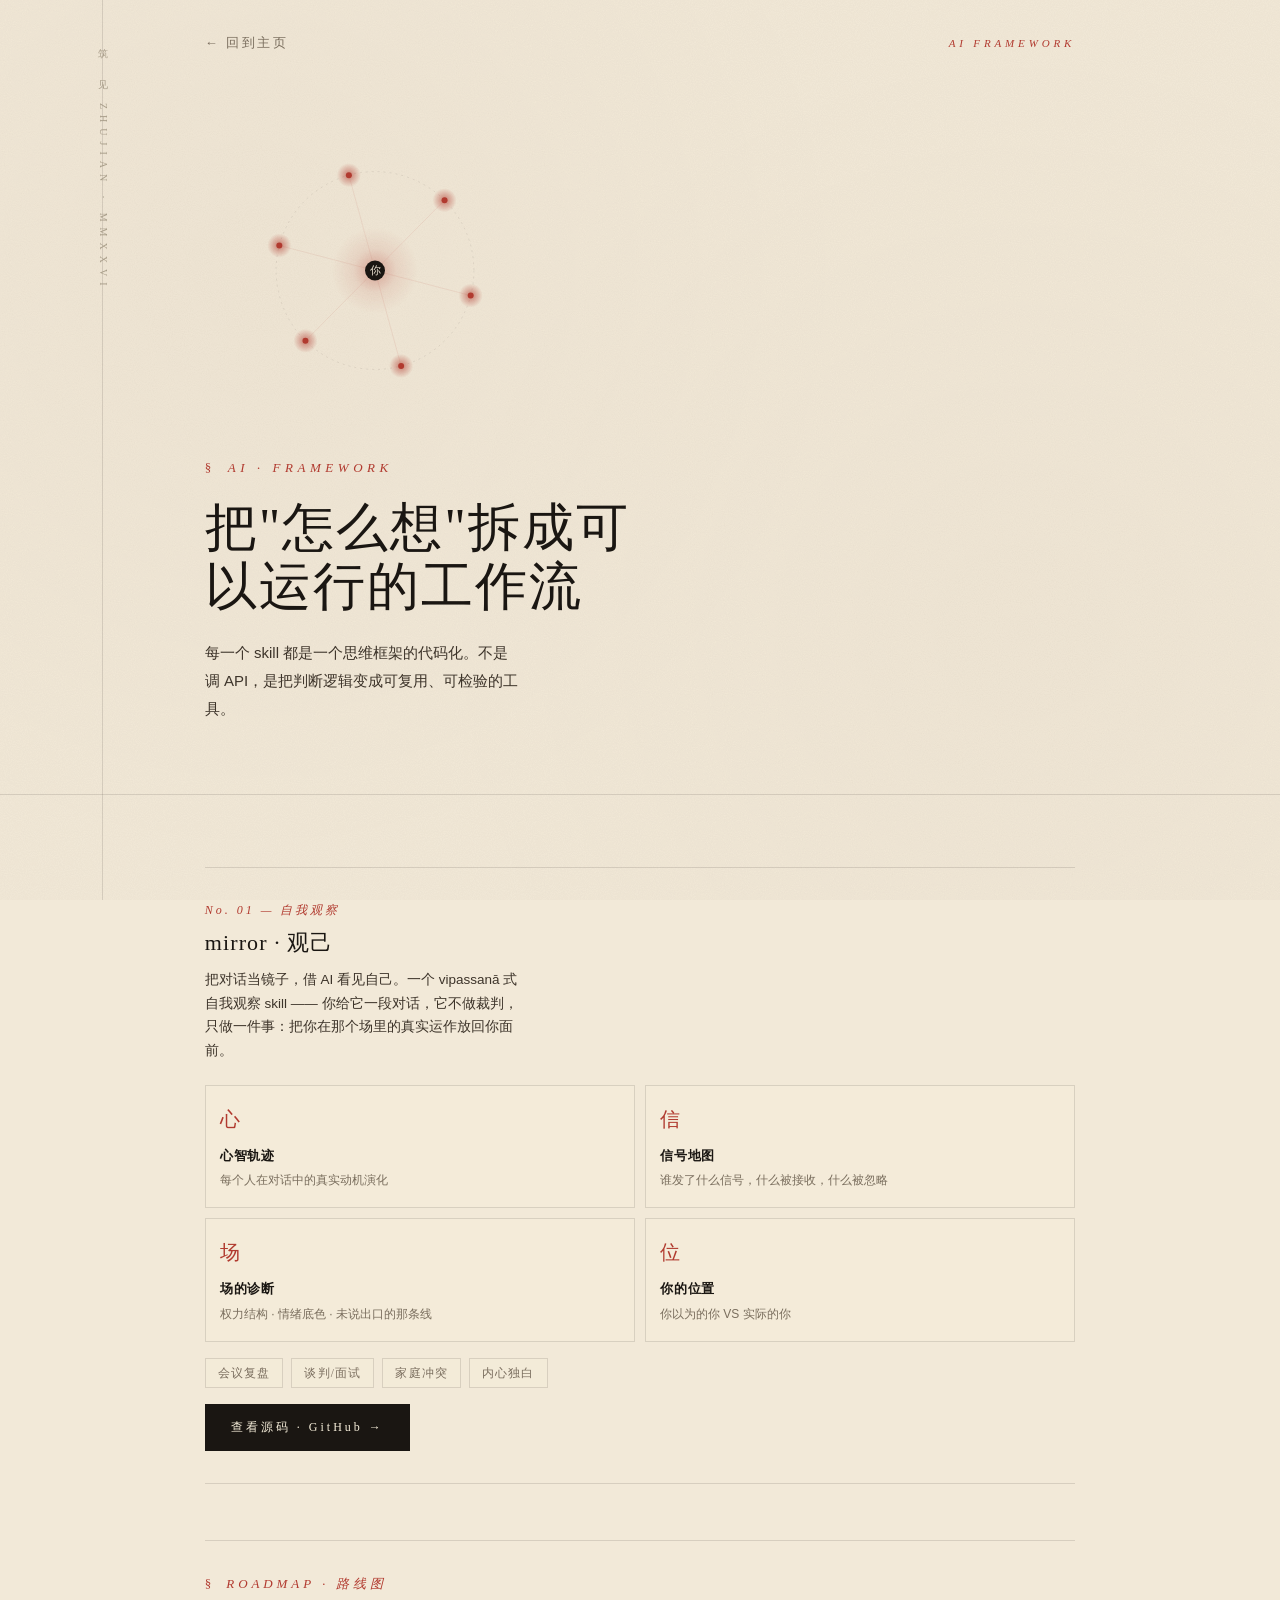
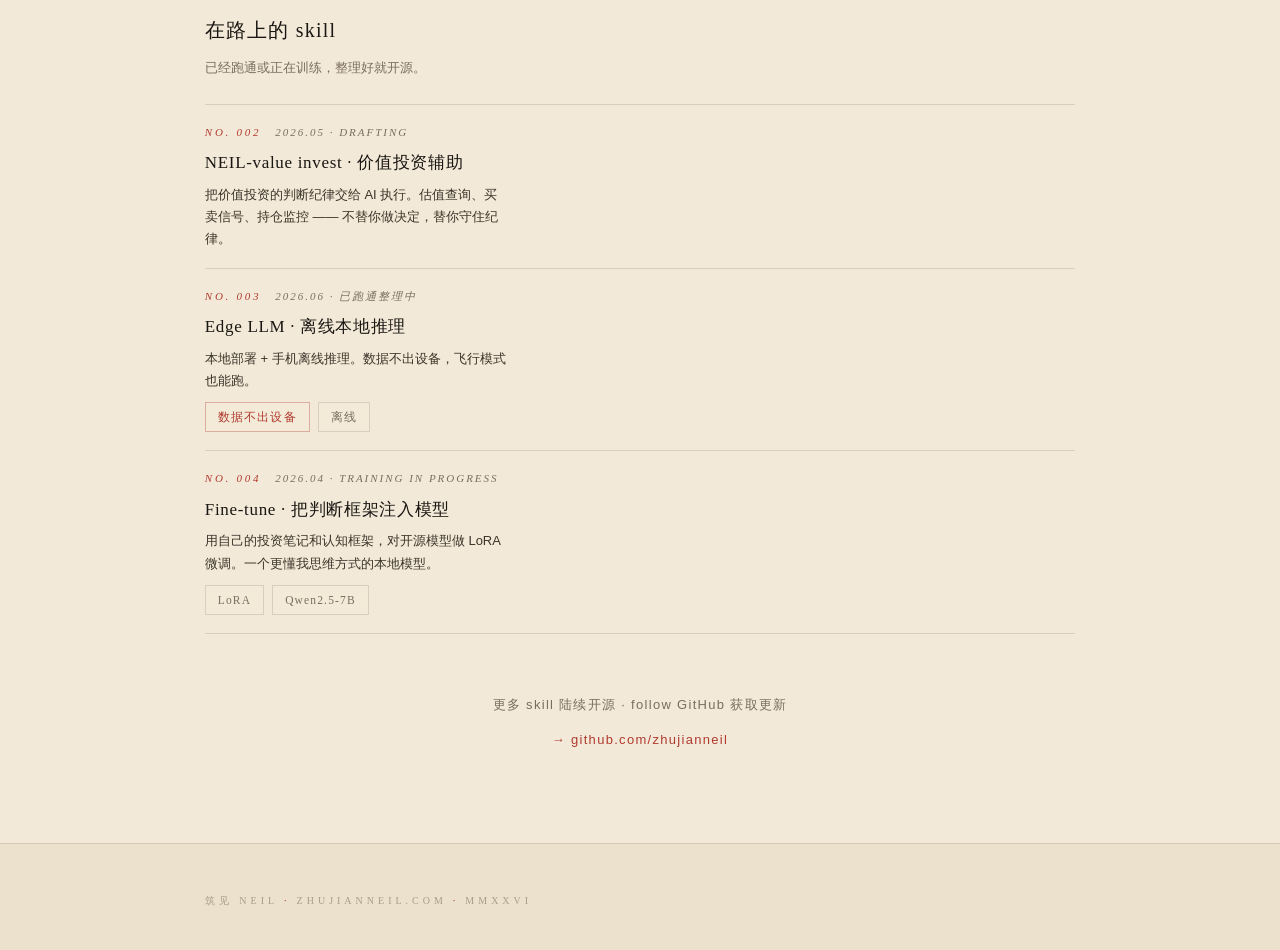
<file: ai.html>
<!DOCTYPE html>
<html lang="zh-CN">
<head>
<!-- Google Tag Manager -->
<script>(function(w,d,s,l,i){w[l]=w[l]||[];w[l].push({'gtm.start':
new Date().getTime(),event:'gtm.js'});var f=d.getElementsByTagName(s)[0],
j=d.createElement(s),dl=l!='dataLayer'?'&l='+l:'';j.async=true;j.src=
'https://www.googletagmanager.com/gtm.js?id='+i+dl;f.parentNode.insertBefore(j,f);
})(window,document,'script','dataLayer','GTM-M53G5WD7');</script>
<!-- End Google Tag Manager -->
<meta charset="UTF-8">
<meta name="viewport" content="width=device-width, initial-scale=1.0, viewport-fit=cover">
<title>SKILL 合集 · 筑见 Neil</title>
<meta name="description" content="AI Skill 合集：mirror 观己、NEIL-value invest 等思维框架工具化作品。">
<link rel="icon" type="image/png" href="favicon.png">
<link rel="stylesheet" href="style.css">
</head>
<body>
<!-- Google Tag Manager (noscript) -->
<noscript><iframe src="https://www.googletagmanager.com/ns.html?id=GTM-M53G5WD7" height="0" width="0" style="display:none;visibility:hidden"></iframe></noscript>
<!-- End Google Tag Manager (noscript) -->

<div class="edge-rule"></div>
<div class="edge-stamp">筑 · 见 · ZHUJIAN · MMXXVI</div>

<main>
  <header class="page-header">
    <a href="index.html" class="back-link">← 回到主页</a>
    <span class="page-header-mark">AI Framework</span>
  </header>

  <section class="page-hero">
    <div class="hero-visual">
      <canvas id="ai-canvas"></canvas>
    </div>
    <div class="page-hero-eyebrow">AI · FRAMEWORK</div>
    <h1>把"怎么想"拆成可以运行的工作流</h1>
    <p class="page-hero-desc">每一个 skill 都是一个思维框架的代码化。不是调 API，是把判断逻辑变成可复用、可检验的工具。</p>
  </section>

  <section class="content">
    <div class="entry-list">

      <!-- Skill 1: mirror -->
      <div class="entry">
        <div class="entry-num">No. 01 — 自我观察</div>
        <div class="entry-title">mirror · 观己</div>
        <div class="entry-desc">把对话当镜子，借 AI 看见自己。一个 vipassanā 式自我观察 skill —— 你给它一段对话，它不做裁判，只做一件事：把你在那个场里的真实运作放回你面前。</div>
        
        <div class="output-grid">
          <div class="output-card">
            <div class="kanji">心</div>
            <div class="output-title">心智轨迹</div>
            <div class="output-text">每个人在对话中的真实动机演化</div>
          </div>
          <div class="output-card">
            <div class="kanji">信</div>
            <div class="output-title">信号地图</div>
            <div class="output-text">谁发了什么信号，什么被接收，什么被忽略</div>
          </div>
          <div class="output-card">
            <div class="kanji">场</div>
            <div class="output-title">场的诊断</div>
            <div class="output-text">权力结构 · 情绪底色 · 未说出口的那条线</div>
          </div>
          <div class="output-card">
            <div class="kanji">位</div>
            <div class="output-title">你的位置</div>
            <div class="output-text">你以为的你 VS 实际的你</div>
          </div>
        </div>

        <div class="tag-row">
          <span class="tag">会议复盘</span>
          <span class="tag">谈判/面试</span>
          <span class="tag">家庭冲突</span>
          <span class="tag">内心独白</span>
        </div>
        <a href="https://github.com/zhujianneil/mirror" class="btn" target="_blank" rel="noopener">查看源码 · GitHub</a>
      </div>

    </div>

    <!-- Roadmap: 三个未发布合并成一个路线图 block -->
    <div style="margin-top: 56px; padding: 32px 0 0; border-top: 1px solid var(--rule);">
      <div class="section-label" style="margin-bottom: 18px;">Roadmap · 路线图</div>
      <h3 style="font-family: 'Songti SC', serif; font-size: 20px; font-weight: 400; letter-spacing: 0.06em; margin-bottom: 8px;">在路上的 skill</h3>
      <p style="color: var(--ink-mute); font-size: 13px; line-height: 1.8; margin-bottom: 24px; max-width: 38ch;">已经跑通或正在训练，整理好就开源。</p>

      <div style="display: flex; flex-direction: column; gap: 0;">
        <div style="border-top: 1px solid var(--rule); padding: 18px 0;">
          <div style="display:flex; gap:14px; align-items:baseline; font-family:'Cormorant Garamond',serif; font-style:italic; font-size:11px; letter-spacing:0.25em; color: var(--seal); text-transform:uppercase; margin-bottom:6px;">
            <span>No. 002</span><span style="color:var(--ink-mute); letter-spacing:0.18em;">2026.05 · drafting</span>
          </div>
          <div style="font-family:'Songti SC',serif; font-size:17px; color:var(--ink); letter-spacing:0.04em; margin-bottom:6px;">NEIL-value invest · 价值投资辅助</div>
          <div style="font-size:13px; color:var(--ink-soft); line-height:1.7; max-width:42ch;">把价值投资的判断纪律交给 AI 执行。估值查询、买卖信号、持仓监控 —— 不替你做决定，替你守住纪律。</div>
        </div>
        <div style="border-top: 1px solid var(--rule); padding: 18px 0;">
          <div style="display:flex; gap:14px; align-items:baseline; font-family:'Cormorant Garamond',serif; font-style:italic; font-size:11px; letter-spacing:0.25em; color: var(--seal); text-transform:uppercase; margin-bottom:6px;">
            <span>No. 003</span><span style="color:var(--ink-mute); letter-spacing:0.18em;">2026.06 · 已跑通整理中</span>
          </div>
          <div style="font-family:'Songti SC',serif; font-size:17px; color:var(--ink); letter-spacing:0.04em; margin-bottom:6px;">Edge LLM · 离线本地推理</div>
          <div style="font-size:13px; color:var(--ink-soft); line-height:1.7; max-width:42ch;">本地部署 + 手机离线推理。数据不出设备，飞行模式也能跑。</div>
          <div class="tag-row" style="margin-top:10px;"><span class="tag seal">数据不出设备</span><span class="tag">离线</span></div>
        </div>
        <div style="border-top: 1px solid var(--rule); border-bottom: 1px solid var(--rule); padding: 18px 0;">
          <div style="display:flex; gap:14px; align-items:baseline; font-family:'Cormorant Garamond',serif; font-style:italic; font-size:11px; letter-spacing:0.25em; color: var(--seal); text-transform:uppercase; margin-bottom:6px;">
            <span>No. 004</span><span style="color:var(--ink-mute); letter-spacing:0.18em;">2026.04 · training in progress</span>
          </div>
          <div style="font-family:'Songti SC',serif; font-size:17px; color:var(--ink); letter-spacing:0.04em; margin-bottom:6px;">Fine-tune · 把判断框架注入模型</div>
          <div style="font-size:13px; color:var(--ink-soft); line-height:1.7; max-width:42ch;">用自己的投资笔记和认知框架，对开源模型做 LoRA 微调。一个更懂我思维方式的本地模型。</div>
          <div class="tag-row" style="margin-top:10px;"><span class="tag">LoRA</span><span class="tag">Qwen2.5-7B</span></div>
        </div>
      </div>
    </div>

    <div style="text-align: center; padding: 60px 0 20px; font-size: 13px; color: var(--ink-mute); letter-spacing: 0.1em;">
      <p style="margin-bottom: 12px;">更多 skill 陆续开源 · follow GitHub 获取更新</p>
      <a href="https://github.com/zhujianneil" target="_blank" rel="noopener" style="color: var(--seal); text-decoration: none;">→ github.com/zhujianneil</a>
    </div>

  </section>

</main>

<footer>
  筑见 NEIL<span class="mark">·</span>ZHUJIANNEIL.COM<span class="mark">·</span>MMXXVI
</footer>

<script>
/* Hero — radiating skill nodes: one hub, orbiting satellites, breath-pulse. */
(function(){
  const cvs = document.getElementById('ai-canvas');
  if (!cvs) return;
  const ctx = cvs.getContext('2d');
  const dpr = Math.min(window.devicePixelRatio || 1, 2);
  let W, H, cx, cy, t0 = performance.now();
  function resize() {
    const r = cvs.getBoundingClientRect();
    W = r.width; H = r.height;
    cvs.width = W * dpr; cvs.height = H * dpr;
    ctx.setTransform(dpr, 0, 0, dpr, 0, 0);
    cx = W/2; cy = H/2;
  }
  const SAT = 6;
  function draw(now) {
    const t = (now - t0) / 1000;
    requestAnimationFrame(draw);
    ctx.clearRect(0, 0, W, H);
    const cycle = 7;
    const phase = (Math.sin(t * Math.PI * 2 / cycle - Math.PI/2) + 1) / 2;
    const R = Math.min(W, H) * 0.32;
    // orbit ring
    ctx.beginPath();
    ctx.arc(cx, cy, R, 0, Math.PI*2);
    ctx.strokeStyle = 'rgba(26,22,18,0.10)';
    ctx.setLineDash([2, 4]);
    ctx.lineWidth = 0.8;
    ctx.stroke();
    ctx.setLineDash([]);
    // satellites
    for (let i = 0; i < SAT; i++) {
      const a = (i / SAT) * Math.PI * 2 + t * 0.18;
      const sx = cx + Math.cos(a) * R;
      const sy = cy + Math.sin(a) * R;
      // connecting line to hub
      ctx.beginPath();
      ctx.moveTo(cx, cy);
      ctx.lineTo(sx, sy);
      ctx.strokeStyle = `rgba(177,58,47,${0.12 + phase * 0.1 * (1 - i/SAT * 0.5)})`;
      ctx.lineWidth = 0.6;
      ctx.stroke();
      // satellite orb
      const glow = ctx.createRadialGradient(sx, sy, 0, sx, sy, 12);
      glow.addColorStop(0, `rgba(177,58,47,${0.5 + phase * 0.3})`);
      glow.addColorStop(1, 'rgba(177,58,47,0)');
      ctx.beginPath();
      ctx.arc(sx, sy, 12, 0, Math.PI*2);
      ctx.fillStyle = glow;
      ctx.fill();
      ctx.beginPath();
      ctx.arc(sx, sy, 3, 0, Math.PI*2);
      ctx.fillStyle = '#b13a2f';
      ctx.fill();
    }
    // hub halo — breath pulse
    const hubR = 18 + phase * 10;
    const hub = ctx.createRadialGradient(cx, cy, 0, cx, cy, hubR * 2);
    hub.addColorStop(0, `rgba(177,58,47,${0.30 + phase * 0.2})`);
    hub.addColorStop(0.5, `rgba(177,58,47,${0.08 + phase * 0.04})`);
    hub.addColorStop(1, 'rgba(177,58,47,0)');
    ctx.beginPath();
    ctx.arc(cx, cy, hubR * 2, 0, Math.PI*2);
    ctx.fillStyle = hub;
    ctx.fill();
    // hub disc
    ctx.beginPath();
    ctx.arc(cx, cy, 10, 0, Math.PI*2);
    ctx.fillStyle = '#1a1612';
    ctx.fill();
    ctx.fillStyle = '#f2e9d8';
    ctx.font = '11px "Songti SC", serif';
    ctx.textAlign = 'center';
    ctx.textBaseline = 'middle';
    ctx.fillText('你', cx, cy + 0.5);
    ctx.textAlign = 'left';
    ctx.textBaseline = 'alphabetic';
  }
  resize();
  window.addEventListener('resize', resize);
  requestAnimationFrame(draw);
})();
</script>

</body>
</html>
</file>
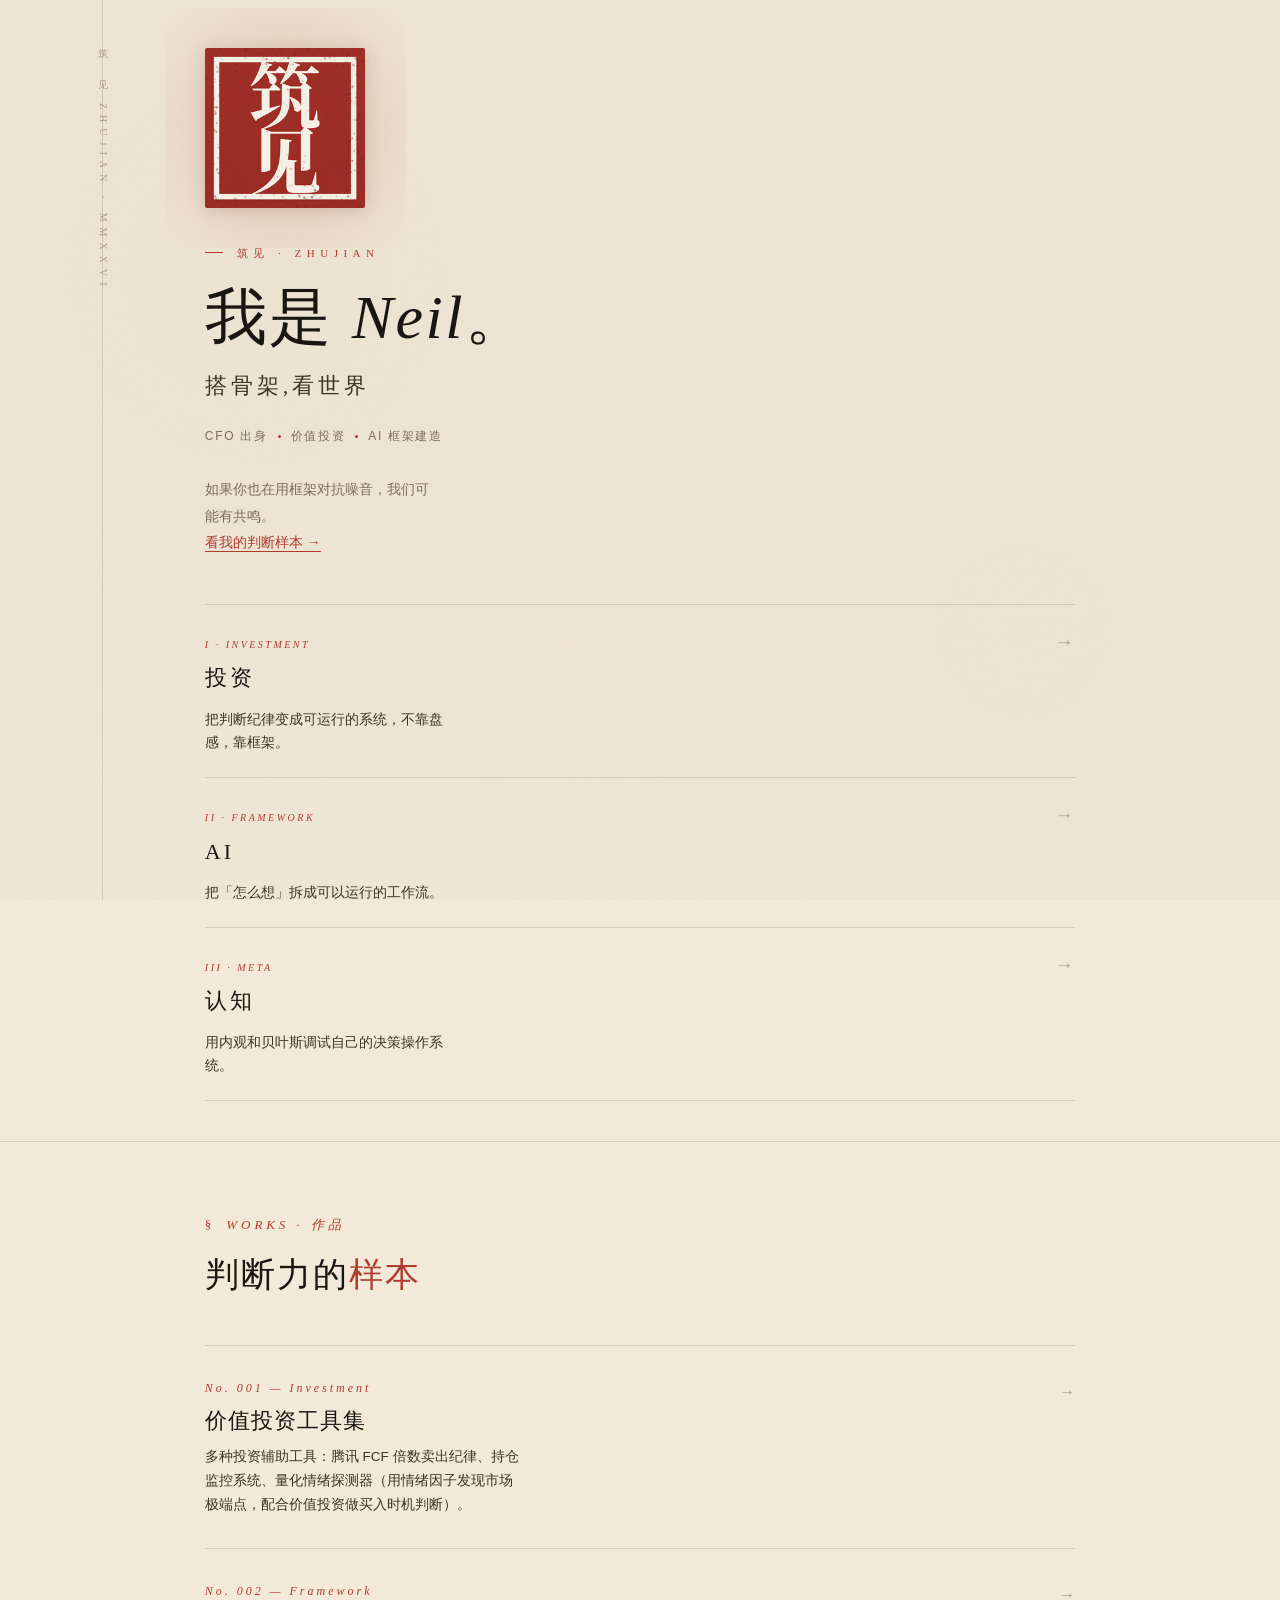
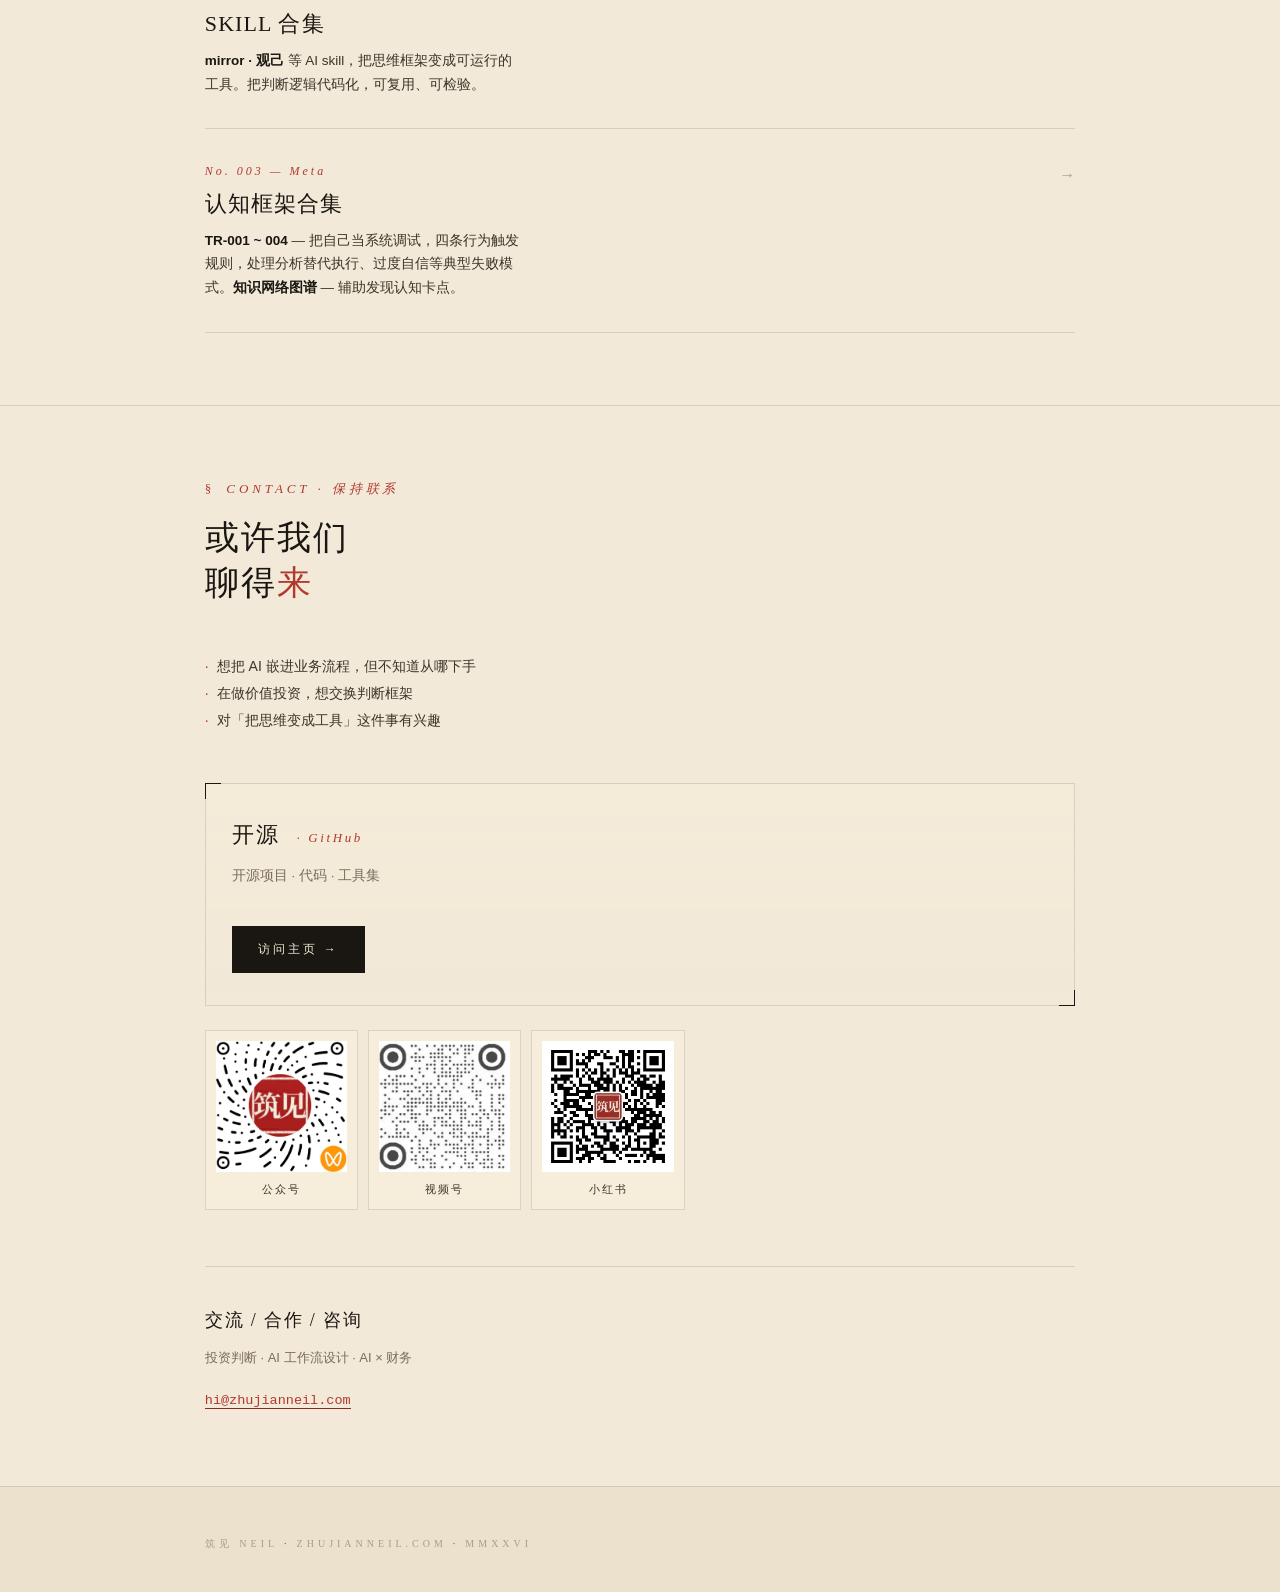
<file: index-560bbc50.html>
<!DOCTYPE html>
<html lang="zh-CN">
<head>
<!-- Google Tag Manager -->
<script>(function(w,d,s,l,i){w[l]=w[l]||[];w[l].push({'gtm.start':
new Date().getTime(),event:'gtm.js'});var f=d.getElementsByTagName(s)[0],
j=d.createElement(s),dl=l!='dataLayer'?'&l='+l:'';j.async=true;j.src=
'https://www.googletagmanager.com/gtm.js?id='+i+dl;f.parentNode.insertBefore(j,f);
})(window,document,'script','dataLayer','GTM-M53G5WD7');</script>
<!-- End Google Tag Manager -->
<meta charset="UTF-8">
<meta name="viewport" content="width=device-width, initial-scale=1.0, viewport-fit=cover">
<title>筑见 Neil — 搭骨架,看世界</title>
<meta name="description" content="Neil · 价值投资 · AI 工作流 · 认知。三地股票的判断,AI 的工作流,一阴一阳的认知。">
<link rel="icon" type="image/png" href="favicon.png">
<link rel="stylesheet" href="style.css">
<style>
  /* ========== Home-only overrides ========== */
  .hero {
    min-height: 100svh;
    min-height: 100vh;
    display: flex;
    flex-direction: column;
    justify-content: center;
    padding: 48px 32px 40px 48px;
    position: relative;
  }
  .hero-mark-wrap {
    position: relative;
    width: 132px;
    height: 132px;
    margin-bottom: 36px;
  }
  #seal-canvas {
    position: absolute;
    inset: -40px;
    width: calc(100% + 80px);
    height: calc(100% + 80px);
    z-index: 0;
  }
  .hero-mark {
    position: relative;
    z-index: 1;
    width: 100%;
    height: 100%;
    border-radius: 2px;
    object-fit: cover;
    filter: drop-shadow(0 2px 8px rgba(90,30,20,0.18));
  }
  .hero-eyebrow {
    font-family: "Songti SC", "STSong", serif;
    font-size: 11px;
    letter-spacing: 0.5em;
    color: var(--seal);
    margin-bottom: 20px;
    text-transform: uppercase;
    font-weight: 500;
  }
  .hero-eyebrow::before {
    content: "";
    display: inline-block;
    width: 18px; height: 1px;
    background: var(--seal);
    vertical-align: middle;
    margin-right: 14px;
    transform: translateY(-2px);
  }
  .hero h1 {
    font-family: "Songti SC", "STSong", "Noto Serif SC", serif;
    font-size: clamp(44px, 12vw, 62px);
    font-weight: 400;
    letter-spacing: 0.04em;
    line-height: 1.1;
    color: var(--ink);
    margin-bottom: 18px;
  }
  .hero h1 .neil {
    font-family: "Cormorant Garamond", "Times New Roman", serif;
    font-style: italic;
  }
  .hero .tagline {
    font-family: "Songti SC", "STSong", serif;
    font-size: clamp(18px, 5vw, 22px);
    color: var(--ink-soft);
    letter-spacing: 0.18em;
    line-height: 1.5;
    margin-bottom: 24px;
  }
  .hero-identity {
    font-size: 12px;
    color: var(--ink-mute);
    letter-spacing: 0.14em;
    margin-bottom: 28px;
    line-height: 1.8;
  }
  .hero-identity .dot {
    display: inline-block;
    width: 3px; height: 3px;
    border-radius: 50%;
    background: var(--seal);
    vertical-align: middle;
    margin: 0 10px;
    transform: translateY(-1px);
  }
  .hero-cta {
    color: var(--ink-mute);
    font-size: 14px;
    line-height: 1.9;
    margin-bottom: 40px;
    max-width: 30ch;
  }
  .cta-link {
    color: var(--seal);
    text-decoration: none;
    font-weight: 500;
    border-bottom: 1px solid var(--seal);
    padding-bottom: 1px;
  }
  .pillars { display: flex; flex-direction: column; margin-top: 8px; }
  .pillar-link {
    text-decoration: none;
    color: inherit;
    display: block;
    border-top: 1px solid var(--rule);
    padding: 22px 2px 22px 0;
    transition: padding-left 0.35s ease;
  }
  .pillar-link:last-child { border-bottom: 1px solid var(--rule); }
  .pillar-link:active { padding-left: 8px; }
  .pillar-row {
    display: flex;
    align-items: baseline;
    justify-content: space-between;
    gap: 16px;
  }
  .pillar-key {
    font-family: "Songti SC", "STSong", serif;
    font-size: 22px;
    color: var(--ink);
    letter-spacing: 0.14em;
    position: relative;
  }
  .pillar-key::before {
    content: attr(data-en);
    display: block;
    font-family: "Cormorant Garamond", serif;
    font-style: italic;
    font-size: 10px;
    letter-spacing: 0.25em;
    color: var(--seal);
    margin-bottom: 6px;
    font-weight: 500;
    text-transform: uppercase;
  }
  .pillar-arrow {
    font-family: "Songti SC", serif;
    color: var(--ink-dim);
    font-size: 18px;
    transition: transform 0.3s ease, color 0.3s ease;
  }
  .pillar-link:active .pillar-arrow {
    color: var(--seal);
    transform: translateX(4px);
  }
  .pillar-val {
    color: var(--ink-soft);
    font-size: 13.5px;
    line-height: 1.75;
    margin-top: 10px;
    max-width: 34ch;
  }

  /* ========== Contact ========== */
  .contact-intro {
    color: var(--ink-soft);
    font-size: 14px;
    line-height: 1.95;
    margin-bottom: 48px;
    max-width: 36ch;
  }
  .contact-intro .bullet { color: var(--seal); margin-right: 8px; }

  .card {
    padding: 32px 26px;
    border: 1px solid var(--rule);
    margin-bottom: 24px;
    position: relative;
    background: linear-gradient(180deg, rgba(246,238,218,0.5), transparent);
  }
  .card::before, .card::after {
    content: "";
    position: absolute;
    width: 16px; height: 16px;
    border-color: var(--seal);
  }
  .card::before { top: -1px; left: -1px; border-top: 1px solid; border-left: 1px solid; }
  .card::after { bottom: -1px; right: -1px; border-bottom: 1px solid; border-right: 1px solid; }
  .card-title {
    font-family: "Songti SC", serif;
    font-size: 22px;
    margin-bottom: 10px;
    letter-spacing: 0.08em;
    color: var(--ink);
  }
  .card-title .en {
    font-family: "Cormorant Garamond", serif;
    font-style: italic;
    font-size: 13px;
    color: var(--seal);
    letter-spacing: 0.2em;
    margin-left: 10px;
    font-weight: 500;
  }
  .card-desc {
    color: var(--ink-mute);
    font-size: 13.5px;
    margin-bottom: 22px;
    line-height: 1.75;
  }
  .social-row {
    display: grid;
    grid-template-columns: repeat(3, 1fr);
    gap: 10px;
    margin-bottom: 56px;
  }
  .social-img {
    display: block;
    padding: 10px;
    border: 1px solid var(--rule);
    background: var(--paper-warm);
    text-align: center;
    text-decoration: none;
    color: var(--ink-mute);
    transition: border-color 0.2s;
  }
  .social-img:active { border-color: var(--seal); }
  .social-icon {
    width: 100%;
    aspect-ratio: 1;
    object-fit: cover;
    display: block;
    margin-bottom: 8px;
  }
  .social-label {
    font-family: "Songti SC", serif;
    font-size: 11px;
    letter-spacing: 0.18em;
    color: var(--ink-soft);
  }
  .contact-inquiry {
    text-align: left;
    padding: 36px 0 0;
    border-top: 1px solid var(--rule);
    color: var(--ink-mute);
    font-size: 13px;
    line-height: 1.9;
  }
  .contact-inquiry .inquiry-title {
    font-family: "Songti SC", serif;
    color: var(--ink);
    font-size: 18px;
    letter-spacing: 0.1em;
    margin-bottom: 8px;
    display: block;
  }
  .contact-inquiry .inquiry-desc {
    font-size: 13px;
    color: var(--ink-mute);
    margin-bottom: 18px;
    display: block;
  }
  .contact-inquiry a {
    color: var(--seal);
    text-decoration: none;
    font-family: "Menlo", "Courier New", monospace;
    font-size: 13.5px;
    border-bottom: 1px solid var(--seal-deep);
  }

  @media (min-width: 700px) {
    .hero { padding-left: 10vw; padding-right: 10vw; }
    .hero-mark-wrap { width: 160px; height: 160px; }
    .social-row { max-width: 480px; }
  }
  @media (min-width: 1000px) {
    .hero { padding-left: 16vw; padding-right: 16vw; }
  }
</style>
</head>
<body>
<!-- Google Tag Manager (noscript) -->
<noscript><iframe src="https://www.googletagmanager.com/ns.html?id=GTM-M53G5WD7" height="0" width="0" style="display:none;visibility:hidden"></iframe></noscript>

<div class="edge-rule"></div>
<div class="edge-stamp">筑 · 见 · ZHUJIAN · MMXXVI</div>

<main>

  <section class="hero">
    <div class="hero-mark-wrap">
      <canvas id="seal-canvas"></canvas>
      <img src="assets/hero_seal.png" alt="筑见 印" class="hero-mark">
    </div>

    <div class="hero-eyebrow">筑见 · ZHUJIAN</div>
    <h1>我是 <span class="neil">Neil</span>。</h1>
    <p class="tagline">搭骨架,看世界</p>
    <p class="hero-identity">
      CFO 出身<span class="dot"></span>价值投资<span class="dot"></span>AI 框架建造
    </p>
    <p class="hero-cta">
      如果你也在用框架对抗噪音，我们可能有共鸣。<br>
      <a href="#works" class="cta-link">看我的判断样本 →</a>
    </p>

    <div class="pillars">
      <a href="#works-invest" class="pillar-link">
        <div class="pillar-row">
          <span class="pillar-key" data-en="i · Investment">投资</span>
          <span class="pillar-arrow">→</span>
        </div>
        <p class="pillar-val">把判断纪律变成可运行的系统，不靠盘感，靠框架。</p>
      </a>
      <a href="#works-ai" class="pillar-link">
        <div class="pillar-row">
          <span class="pillar-key" data-en="ii · Framework">AI</span>
          <span class="pillar-arrow">→</span>
        </div>
        <p class="pillar-val">把「怎么想」拆成可以运行的工作流。</p>
      </a>
      <a href="#works-meta" class="pillar-link">
        <div class="pillar-row">
          <span class="pillar-key" data-en="iii · Meta">认知</span>
          <span class="pillar-arrow">→</span>
        </div>
        <p class="pillar-val">用内观和贝叶斯调试自己的决策操作系统。</p>
      </a>
    </div>
  </section>

  <section class="content">
    <div class="section-head">
      <div class="section-label">Works · 作品</div>
      <h2 class="section-title" id="works">判断力的<span class="accent">样本</span></h2>
    </div>

    <div class="entry-list">
      <a href="invest.html" class="entry" id="works-invest">
        <div class="entry-num">No. 001 — Investment</div>
        <div class="entry-title">价值投资工具集</div>
        <div class="entry-desc">多种投资辅助工具：腾讯 FCF 倍数卖出纪律、持仓监控系统、量化情绪探测器（用情绪因子发现市场极端点，配合价值投资做买入时机判断）。</div>
        <div class="entry-arrow">→</div>
      </a>
      <a href="ai.html" class="entry" id="works-ai">
        <div class="entry-num">No. 002 — Framework</div>
        <div class="entry-title">SKILL 合集</div>
        <div class="entry-desc"><strong>mirror · 观己</strong> 等 AI skill，把思维框架变成可运行的工具。把判断逻辑代码化，可复用、可检验。</div>
        <div class="entry-arrow">→</div>
      </a>
      <a href="meta.html" class="entry" id="works-meta">
        <div class="entry-num">No. 003 — Meta</div>
        <div class="entry-title">认知框架合集</div>
        <div class="entry-desc"><strong>TR-001 ~ 004</strong> — 把自己当系统调试，四条行为触发规则，处理分析替代执行、过度自信等典型失败模式。<strong>知识网络图谱</strong> — 辅助发现认知卡点。</div>
        <div class="entry-arrow">→</div>
      </a>
    </div>
  </section>

  <section class="content">
    <div class="section-head">
      <div class="section-label">Contact · 保持联系</div>
      <h2 class="section-title">或许我们<br>聊得<span class="accent">来</span></h2>
    </div>

    <p class="contact-intro">
      <span class="bullet">·</span>想把 AI 嵌进业务流程，但不知道从哪下手<br>
      <span class="bullet">·</span>在做价值投资，想交换判断框架<br>
      <span class="bullet">·</span>对「把思维变成工具」这件事有兴趣
    </p>

    <div class="card">
      <div class="card-title">开源 <span class="en">· GitHub</span></div>
      <div class="card-desc">开源项目 · 代码 · 工具集</div>
      <a href="https://github.com/zhujianneil" class="btn" target="_blank" rel="noopener">访问主页</a>
    </div>

    <div class="social-row">
      <a href="#" class="social-img" target="_blank" rel="noopener">
        <img src="social-gongzhonghao.jpg" alt="公众号" class="social-icon">
        <div class="social-label">公众号</div>
      </a>
      <a href="#" class="social-img" target="_blank" rel="noopener">
        <img src="social-video.jpg" alt="视频号" class="social-icon">
        <div class="social-label">视频号</div>
      </a>
      <a href="#" class="social-img" target="_blank" rel="noopener">
        <img src="social-xiaohongshu.jpg" alt="小红书" class="social-icon">
        <div class="social-label">小红书</div>
      </a>
    </div>

    <div class="contact-inquiry">
      <span class="inquiry-title">交流 / 合作 / 咨询</span>
      <span class="inquiry-desc">投资判断 · AI 工作流设计 · AI × 财务</span>
      <a href="mailto:hi@zhujianneil.com">hi@zhujianneil.com</a>
    </div>
  </section>

</main>

<footer>
  筑见 NEIL<span class="mark">·</span>ZHUJIANNEIL.COM<span class="mark">·</span>MMXXVI
</footer>

<script>
(function() {
  const cvs = document.getElementById('seal-canvas');
  if (!cvs) return;
  const ctx = cvs.getContext('2d');
  const dpr = Math.min(window.devicePixelRatio || 1, 2);
  let W, H, cx, cy;
  let t0 = performance.now();
  let rings = [];
  let lastRingT = 0;
  function resize() {
    const rect = cvs.getBoundingClientRect();
    W = rect.width; H = rect.height;
    cvs.width = W * dpr;
    cvs.height = H * dpr;
    ctx.setTransform(dpr, 0, 0, dpr, 0, 0);
    cx = W / 2; cy = H / 2;
  }
  function draw(now) {
    const t = (now - t0) / 1000;
    requestAnimationFrame(draw);
    ctx.clearRect(0, 0, W, H);
    const cycle = 7;
    const phase = (Math.sin(t * Math.PI * 2 / cycle - Math.PI / 2) + 1) / 2;
    const baseR = Math.min(W, H) * 0.32;
    const breathR = baseR * (1 + phase * 0.35);
    const g1 = ctx.createRadialGradient(cx, cy, baseR * 0.5, cx, cy, breathR * 1.8);
    g1.addColorStop(0, `rgba(177,58,47,${0.10 + phase * 0.08})`);
    g1.addColorStop(0.55, `rgba(177,58,47,${0.04 + phase * 0.03})`);
    g1.addColorStop(1, 'rgba(177,58,47,0)');
    ctx.beginPath();
    ctx.arc(cx, cy, breathR * 1.8, 0, Math.PI * 2);
    ctx.fillStyle = g1;
    ctx.fill();
    if (t - lastRingT > cycle) {
      rings.push({ r: baseR * 1.05, op: 0.28, spd: 0.35 });
      lastRingT = t;
    }
    for (let i = rings.length - 1; i >= 0; i--) {
      const r = rings[i];
      r.r += r.spd;
      r.op *= 0.991;
      if (r.op < 0.008) { rings.splice(i, 1); continue; }
      ctx.beginPath();
      ctx.arc(cx, cy, r.r, 0, Math.PI * 2);
      ctx.strokeStyle = `rgba(138,42,34,${r.op})`;
      ctx.lineWidth = 0.6;
      ctx.stroke();
    }
  }
  resize();
  window.addEventListener('resize', resize);
  requestAnimationFrame(draw);
})();
</script>

<script async src="//busuanzi.ibruce.info/busuanzi/2.3/busuanzi.pure.mini.js"></script>
</body>
</html>
</file>
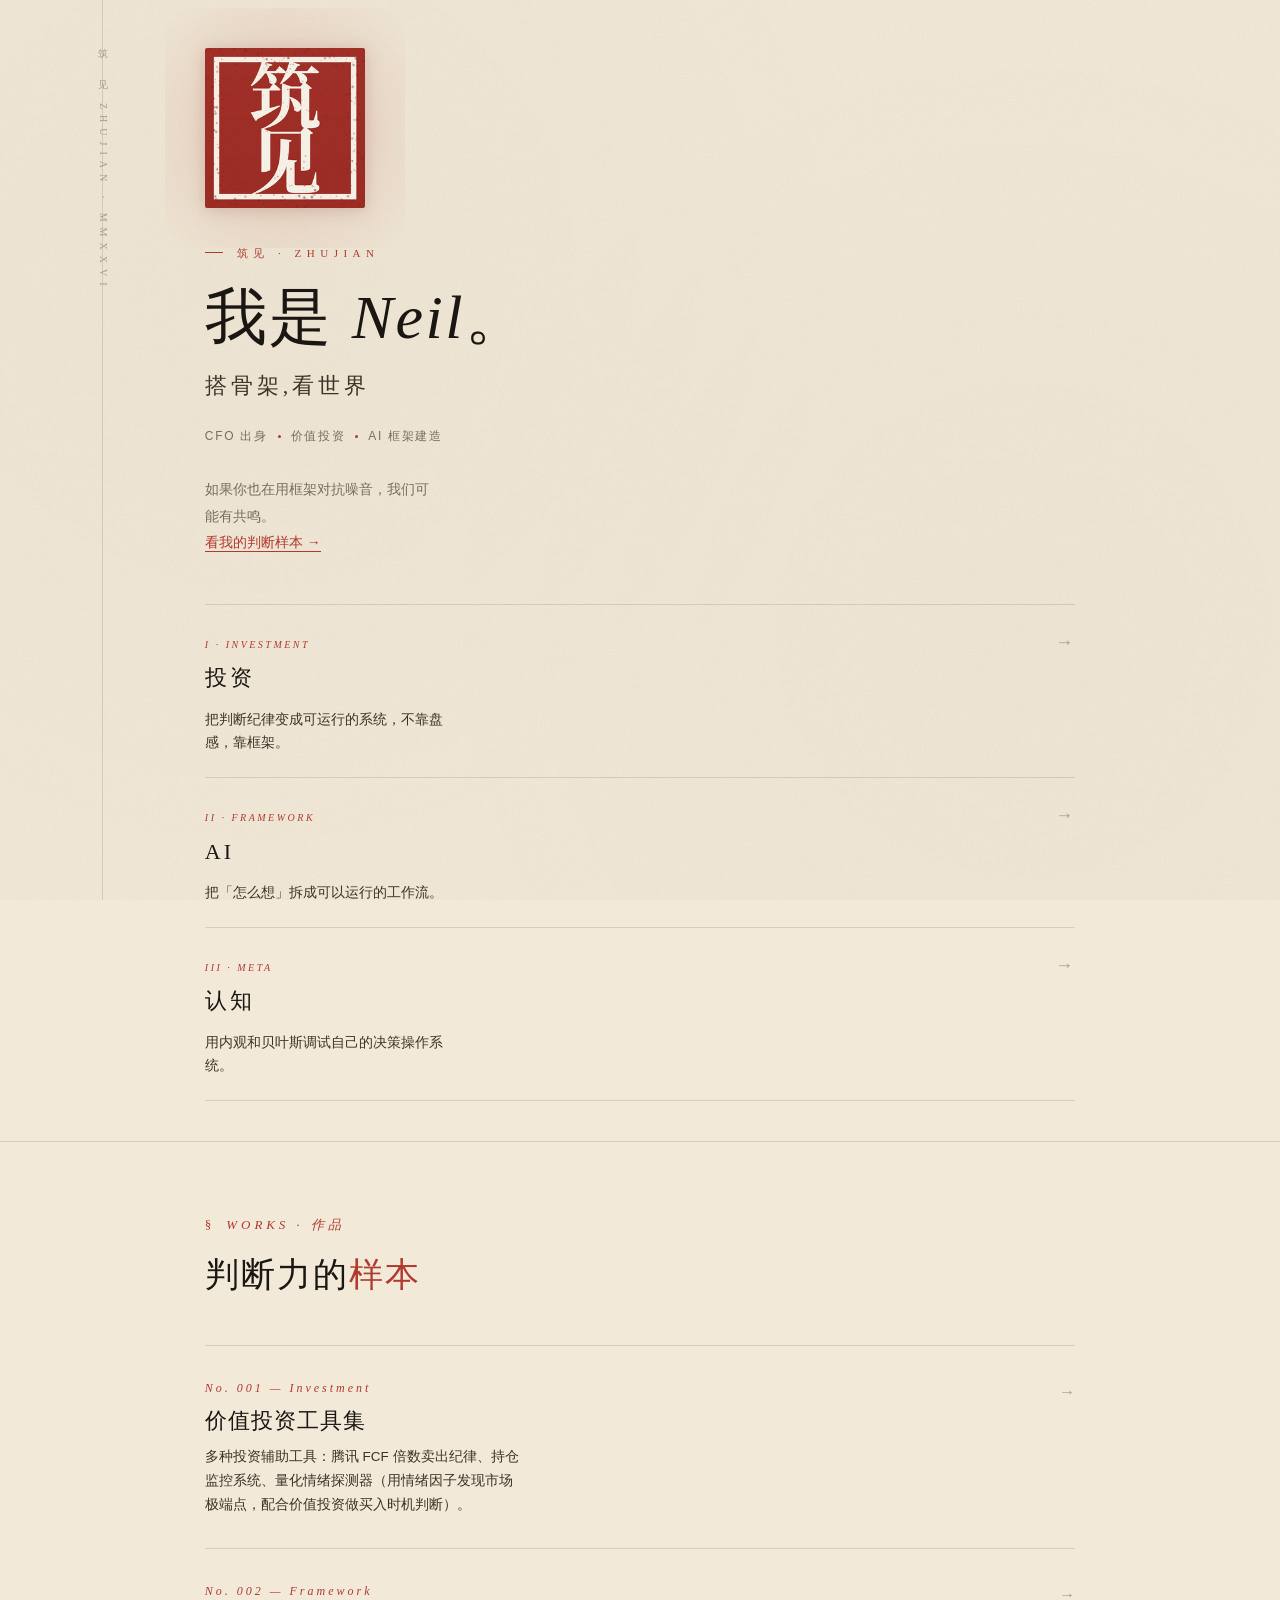
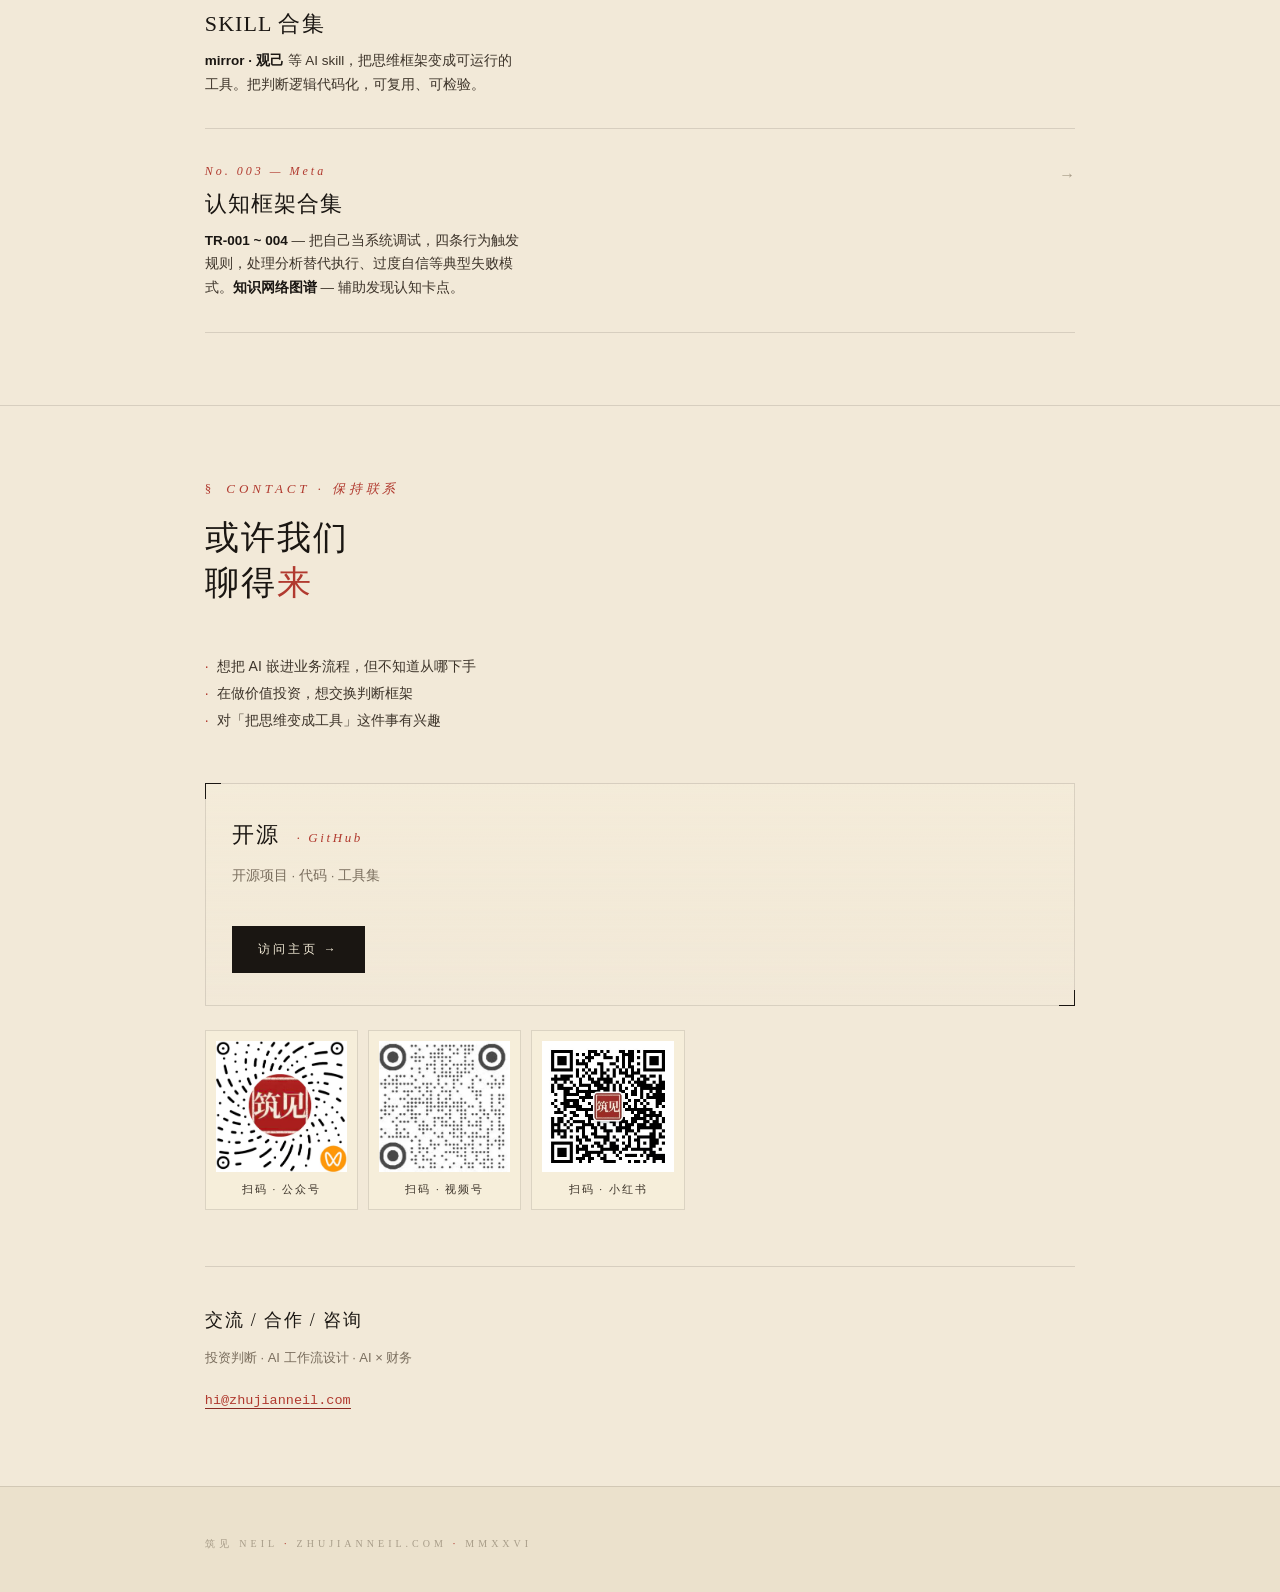
<file: index-c1a4017d.html>
<!DOCTYPE html>
<html lang="zh-CN">
<head>
<!-- Google Tag Manager -->
<script>(function(w,d,s,l,i){w[l]=w[l]||[];w[l].push({'gtm.start':
new Date().getTime(),event:'gtm.js'});var f=d.getElementsByTagName(s)[0],
j=d.createElement(s),dl=l!='dataLayer'?'&l='+l:'';j.async=true;j.src=
'https://www.googletagmanager.com/gtm.js?id='+i+dl;f.parentNode.insertBefore(j,f);
})(window,document,'script','dataLayer','GTM-M53G5WD7');</script>
<!-- End Google Tag Manager -->
<meta charset="UTF-8">
<meta name="viewport" content="width=device-width, initial-scale=1.0, viewport-fit=cover">
<title>筑见 Neil — 搭骨架,看世界</title>
<meta name="description" content="Neil · 价值投资 · AI 工作流 · 认知。三地股票的判断,AI 的工作流,一阴一阳的认知。">
<link rel="icon" type="image/png" href="favicon.png">
<link rel="stylesheet" href="style.css">
<style>
  /* ========== Home-only overrides ========== */
  .hero {
    min-height: 100svh;
    min-height: 100vh;
    display: flex;
    flex-direction: column;
    justify-content: center;
    padding: 48px 32px 40px 48px;
    position: relative;
  }
  .hero-mark-wrap {
    position: relative;
    width: 132px;
    height: 132px;
    margin-bottom: 36px;
  }
  #seal-canvas {
    position: absolute;
    inset: -40px;
    width: calc(100% + 80px);
    height: calc(100% + 80px);
    z-index: 0;
  }
  .hero-mark {
    position: relative;
    z-index: 1;
    width: 100%;
    height: 100%;
    border-radius: 2px;
    object-fit: cover;
    filter: drop-shadow(0 2px 8px rgba(90,30,20,0.18));
  }
  .hero-eyebrow {
    font-family: "Songti SC", "STSong", serif;
    font-size: 11px;
    letter-spacing: 0.5em;
    color: var(--seal);
    margin-bottom: 20px;
    text-transform: uppercase;
    font-weight: 500;
  }
  .hero-eyebrow::before {
    content: "";
    display: inline-block;
    width: 18px; height: 1px;
    background: var(--seal);
    vertical-align: middle;
    margin-right: 14px;
    transform: translateY(-2px);
  }
  .hero h1 {
    font-family: "Songti SC", "STSong", "Noto Serif SC", serif;
    font-size: clamp(44px, 12vw, 62px);
    font-weight: 400;
    letter-spacing: 0.04em;
    line-height: 1.1;
    color: var(--ink);
    margin-bottom: 18px;
  }
  .hero h1 .neil {
    font-family: "Cormorant Garamond", "Times New Roman", serif;
    font-style: italic;
  }
  .hero .tagline {
    font-family: "Songti SC", "STSong", serif;
    font-size: clamp(18px, 5vw, 22px);
    color: var(--ink-soft);
    letter-spacing: 0.18em;
    line-height: 1.5;
    margin-bottom: 24px;
  }
  .hero-identity {
    font-size: 12px;
    color: var(--ink-mute);
    letter-spacing: 0.14em;
    margin-bottom: 28px;
    line-height: 1.8;
  }
  .hero-identity .dot {
    display: inline-block;
    width: 3px; height: 3px;
    border-radius: 50%;
    background: var(--seal);
    vertical-align: middle;
    margin: 0 10px;
    transform: translateY(-1px);
  }
  .hero-cta {
    color: var(--ink-mute);
    font-size: 14px;
    line-height: 1.9;
    margin-bottom: 40px;
    max-width: 30ch;
  }
  .cta-link {
    color: var(--seal);
    text-decoration: none;
    font-weight: 500;
    border-bottom: 1px solid var(--seal);
    padding-bottom: 1px;
  }
  .pillars { display: flex; flex-direction: column; margin-top: 8px; }
  .pillar-link {
    text-decoration: none;
    color: inherit;
    display: block;
    border-top: 1px solid var(--rule);
    padding: 22px 2px 22px 0;
    transition: padding-left 0.35s ease;
  }
  .pillar-link:last-child { border-bottom: 1px solid var(--rule); }
  .pillar-link:active { padding-left: 8px; }
  .pillar-row {
    display: flex;
    align-items: baseline;
    justify-content: space-between;
    gap: 16px;
  }
  .pillar-key {
    font-family: "Songti SC", "STSong", serif;
    font-size: 22px;
    color: var(--ink);
    letter-spacing: 0.14em;
    position: relative;
  }
  .pillar-key::before {
    content: attr(data-en);
    display: block;
    font-family: "Cormorant Garamond", serif;
    font-style: italic;
    font-size: 10px;
    letter-spacing: 0.25em;
    color: var(--seal);
    margin-bottom: 6px;
    font-weight: 500;
    text-transform: uppercase;
  }
  .pillar-arrow {
    font-family: "Songti SC", serif;
    color: var(--ink-dim);
    font-size: 18px;
    transition: transform 0.3s ease, color 0.3s ease;
  }
  .pillar-link:active .pillar-arrow {
    color: var(--seal);
    transform: translateX(4px);
  }
  .pillar-val {
    color: var(--ink-soft);
    font-size: 13.5px;
    line-height: 1.75;
    margin-top: 10px;
    max-width: 34ch;
  }

  /* ========== Contact ========== */
  .contact-intro {
    color: var(--ink-soft);
    font-size: 14px;
    line-height: 1.95;
    margin-bottom: 48px;
    max-width: 36ch;
  }
  .contact-intro .bullet { color: var(--seal); margin-right: 8px; }

  .card {
    padding: 32px 26px;
    border: 1px solid var(--rule);
    margin-bottom: 24px;
    position: relative;
    background: linear-gradient(180deg, rgba(246,238,218,0.5), transparent);
  }
  .card::before, .card::after {
    content: "";
    position: absolute;
    width: 16px; height: 16px;
    border-color: var(--seal);
  }
  .card::before { top: -1px; left: -1px; border-top: 1px solid; border-left: 1px solid; }
  .card::after { bottom: -1px; right: -1px; border-bottom: 1px solid; border-right: 1px solid; }
  .card-title {
    font-family: "Songti SC", serif;
    font-size: 22px;
    margin-bottom: 10px;
    letter-spacing: 0.08em;
    color: var(--ink);
  }
  .card-title .en {
    font-family: "Cormorant Garamond", serif;
    font-style: italic;
    font-size: 13px;
    color: var(--seal);
    letter-spacing: 0.2em;
    margin-left: 10px;
    font-weight: 500;
  }
  .card-desc {
    color: var(--ink-mute);
    font-size: 13.5px;
    margin-bottom: 22px;
    line-height: 1.75;
  }
  .social-row {
    display: grid;
    grid-template-columns: repeat(3, 1fr);
    gap: 10px;
    margin-bottom: 56px;
  }
  .social-img {
    display: block;
    padding: 10px;
    border: 1px solid var(--rule);
    background: var(--paper-warm);
    text-align: center;
    text-decoration: none;
    color: var(--ink-mute);
    transition: border-color 0.2s;
  }
  .social-img:active { border-color: var(--seal); }
  .social-icon {
    width: 100%;
    aspect-ratio: 1;
    object-fit: cover;
    display: block;
    margin-bottom: 8px;
  }
  .social-label {
    font-family: "Songti SC", serif;
    font-size: 11px;
    letter-spacing: 0.18em;
    color: var(--ink-soft);
  }
  .contact-inquiry {
    text-align: left;
    padding: 36px 0 0;
    border-top: 1px solid var(--rule);
    color: var(--ink-mute);
    font-size: 13px;
    line-height: 1.9;
  }
  .contact-inquiry .inquiry-title {
    font-family: "Songti SC", serif;
    color: var(--ink);
    font-size: 18px;
    letter-spacing: 0.1em;
    margin-bottom: 8px;
    display: block;
  }
  .contact-inquiry .inquiry-desc {
    font-size: 13px;
    color: var(--ink-mute);
    margin-bottom: 18px;
    display: block;
  }
  .contact-inquiry a {
    color: var(--seal);
    text-decoration: none;
    font-family: "Menlo", "Courier New", monospace;
    font-size: 13.5px;
    border-bottom: 1px solid var(--seal-deep);
  }

  @media (min-width: 700px) {
    .hero { padding-left: 10vw; padding-right: 10vw; }
    .hero-mark-wrap { width: 160px; height: 160px; }
    .social-row { max-width: 480px; }
  }
  @media (min-width: 1000px) {
    .hero { padding-left: 16vw; padding-right: 16vw; }
  }
</style>
</head>
<body>
<!-- Google Tag Manager (noscript) -->
<noscript><iframe src="https://www.googletagmanager.com/ns.html?id=GTM-M53G5WD7" height="0" width="0" style="display:none;visibility:hidden"></iframe></noscript>

<div class="edge-rule"></div>
<div class="edge-stamp">筑 · 见 · ZHUJIAN · MMXXVI</div>

<main>

  <section class="hero">
    <div class="hero-mark-wrap">
      <canvas id="seal-canvas"></canvas>
      <img src="assets/hero_seal.png" alt="筑见 印" class="hero-mark">
    </div>

    <div class="hero-eyebrow">筑见 · ZHUJIAN</div>
    <h1>我是 <span class="neil">Neil</span>。</h1>
    <p class="tagline">搭骨架,看世界</p>
    <p class="hero-identity">
      CFO 出身<span class="dot"></span>价值投资<span class="dot"></span>AI 框架建造
    </p>
    <p class="hero-cta">
      如果你也在用框架对抗噪音，我们可能有共鸣。<br>
      <a href="#works" class="cta-link">看我的判断样本 →</a>
    </p>

    <div class="pillars">
      <a href="#works-invest" class="pillar-link">
        <div class="pillar-row">
          <span class="pillar-key" data-en="i · Investment">投资</span>
          <span class="pillar-arrow">→</span>
        </div>
        <p class="pillar-val">把判断纪律变成可运行的系统，不靠盘感，靠框架。</p>
      </a>
      <a href="#works-ai" class="pillar-link">
        <div class="pillar-row">
          <span class="pillar-key" data-en="ii · Framework">AI</span>
          <span class="pillar-arrow">→</span>
        </div>
        <p class="pillar-val">把「怎么想」拆成可以运行的工作流。</p>
      </a>
      <a href="#works-meta" class="pillar-link">
        <div class="pillar-row">
          <span class="pillar-key" data-en="iii · Meta">认知</span>
          <span class="pillar-arrow">→</span>
        </div>
        <p class="pillar-val">用内观和贝叶斯调试自己的决策操作系统。</p>
      </a>
    </div>
  </section>

  <section class="content">
    <div class="section-head">
      <div class="section-label">Works · 作品</div>
      <h2 class="section-title" id="works">判断力的<span class="accent">样本</span></h2>
    </div>

    <div class="entry-list">
      <a href="invest.html" class="entry" id="works-invest">
        <div class="entry-num">No. 001 — Investment</div>
        <div class="entry-title">价值投资工具集</div>
        <div class="entry-desc">多种投资辅助工具：腾讯 FCF 倍数卖出纪律、持仓监控系统、量化情绪探测器（用情绪因子发现市场极端点，配合价值投资做买入时机判断）。</div>
        <div class="entry-arrow">→</div>
      </a>
      <a href="ai.html" class="entry" id="works-ai">
        <div class="entry-num">No. 002 — Framework</div>
        <div class="entry-title">SKILL 合集</div>
        <div class="entry-desc"><strong>mirror · 观己</strong> 等 AI skill，把思维框架变成可运行的工具。把判断逻辑代码化，可复用、可检验。</div>
        <div class="entry-arrow">→</div>
      </a>
      <a href="meta.html" class="entry" id="works-meta">
        <div class="entry-num">No. 003 — Meta</div>
        <div class="entry-title">认知框架合集</div>
        <div class="entry-desc"><strong>TR-001 ~ 004</strong> — 把自己当系统调试，四条行为触发规则，处理分析替代执行、过度自信等典型失败模式。<strong>知识网络图谱</strong> — 辅助发现认知卡点。</div>
        <div class="entry-arrow">→</div>
      </a>
    </div>
  </section>

  <section class="content">
    <div class="section-head">
      <div class="section-label">Contact · 保持联系</div>
      <h2 class="section-title">或许我们<br>聊得<span class="accent">来</span></h2>
    </div>

    <p class="contact-intro">
      <span class="bullet">·</span>想把 AI 嵌进业务流程，但不知道从哪下手<br>
      <span class="bullet">·</span>在做价值投资，想交换判断框架<br>
      <span class="bullet">·</span>对「把思维变成工具」这件事有兴趣
    </p>

    <div class="card">
      <div class="card-title">开源 <span class="en">· GitHub</span></div>
      <div class="card-desc">开源项目 · 代码 · 工具集</div>
      <a href="https://github.com/zhujianneil" class="btn" target="_blank" rel="noopener">访问主页</a>
    </div>

    <div class="social-row">
      <div class="social-img">
        <img src="social-gongzhonghao.jpg" alt="公众号 · 扫码关注" class="social-icon">
        <div class="social-label">扫码 · 公众号</div>
      </div>
      <div class="social-img">
        <img src="social-video.jpg" alt="视频号 · 扫码关注" class="social-icon">
        <div class="social-label">扫码 · 视频号</div>
      </div>
      <div class="social-img">
        <img src="social-xiaohongshu.jpg" alt="小红书 · 扫码关注" class="social-icon">
        <div class="social-label">扫码 · 小红书</div>
      </div>
    </div>

    <div class="contact-inquiry">
      <span class="inquiry-title">交流 / 合作 / 咨询</span>
      <span class="inquiry-desc">投资判断 · AI 工作流设计 · AI × 财务</span>
      <a href="mailto:hi@zhujianneil.com">hi@zhujianneil.com</a>
    </div>
  </section>

</main>

<footer>
  筑见 NEIL<span class="mark">·</span>ZHUJIANNEIL.COM<span class="mark">·</span>MMXXVI
</footer>

<script>
(function() {
  const cvs = document.getElementById('seal-canvas');
  if (!cvs) return;
  const ctx = cvs.getContext('2d');
  const dpr = Math.min(window.devicePixelRatio || 1, 2);
  let W, H, cx, cy;
  let t0 = performance.now();
  let rings = [];
  let lastRingT = 0;
  function resize() {
    const rect = cvs.getBoundingClientRect();
    W = rect.width; H = rect.height;
    cvs.width = W * dpr;
    cvs.height = H * dpr;
    ctx.setTransform(dpr, 0, 0, dpr, 0, 0);
    cx = W / 2; cy = H / 2;
  }
  function draw(now) {
    const t = (now - t0) / 1000;
    requestAnimationFrame(draw);
    ctx.clearRect(0, 0, W, H);
    const cycle = 7;
    const phase = (Math.sin(t * Math.PI * 2 / cycle - Math.PI / 2) + 1) / 2;
    const baseR = Math.min(W, H) * 0.32;
    const breathR = baseR * (1 + phase * 0.35);
    const g1 = ctx.createRadialGradient(cx, cy, baseR * 0.5, cx, cy, breathR * 1.8);
    g1.addColorStop(0, `rgba(177,58,47,${0.10 + phase * 0.08})`);
    g1.addColorStop(0.55, `rgba(177,58,47,${0.04 + phase * 0.03})`);
    g1.addColorStop(1, 'rgba(177,58,47,0)');
    ctx.beginPath();
    ctx.arc(cx, cy, breathR * 1.8, 0, Math.PI * 2);
    ctx.fillStyle = g1;
    ctx.fill();
    if (t - lastRingT > cycle) {
      rings.push({ r: baseR * 1.05, op: 0.28, spd: 0.35 });
      lastRingT = t;
    }
    for (let i = rings.length - 1; i >= 0; i--) {
      const r = rings[i];
      r.r += r.spd;
      r.op *= 0.991;
      if (r.op < 0.008) { rings.splice(i, 1); continue; }
      ctx.beginPath();
      ctx.arc(cx, cy, r.r, 0, Math.PI * 2);
      ctx.strokeStyle = `rgba(138,42,34,${r.op})`;
      ctx.lineWidth = 0.6;
      ctx.stroke();
    }
  }
  resize();
  window.addEventListener('resize', resize);
  requestAnimationFrame(draw);
})();
</script>

<script async src="//busuanzi.ibruce.info/busuanzi/2.3/busuanzi.pure.mini.js"></script>
</body>
</html>
</file>
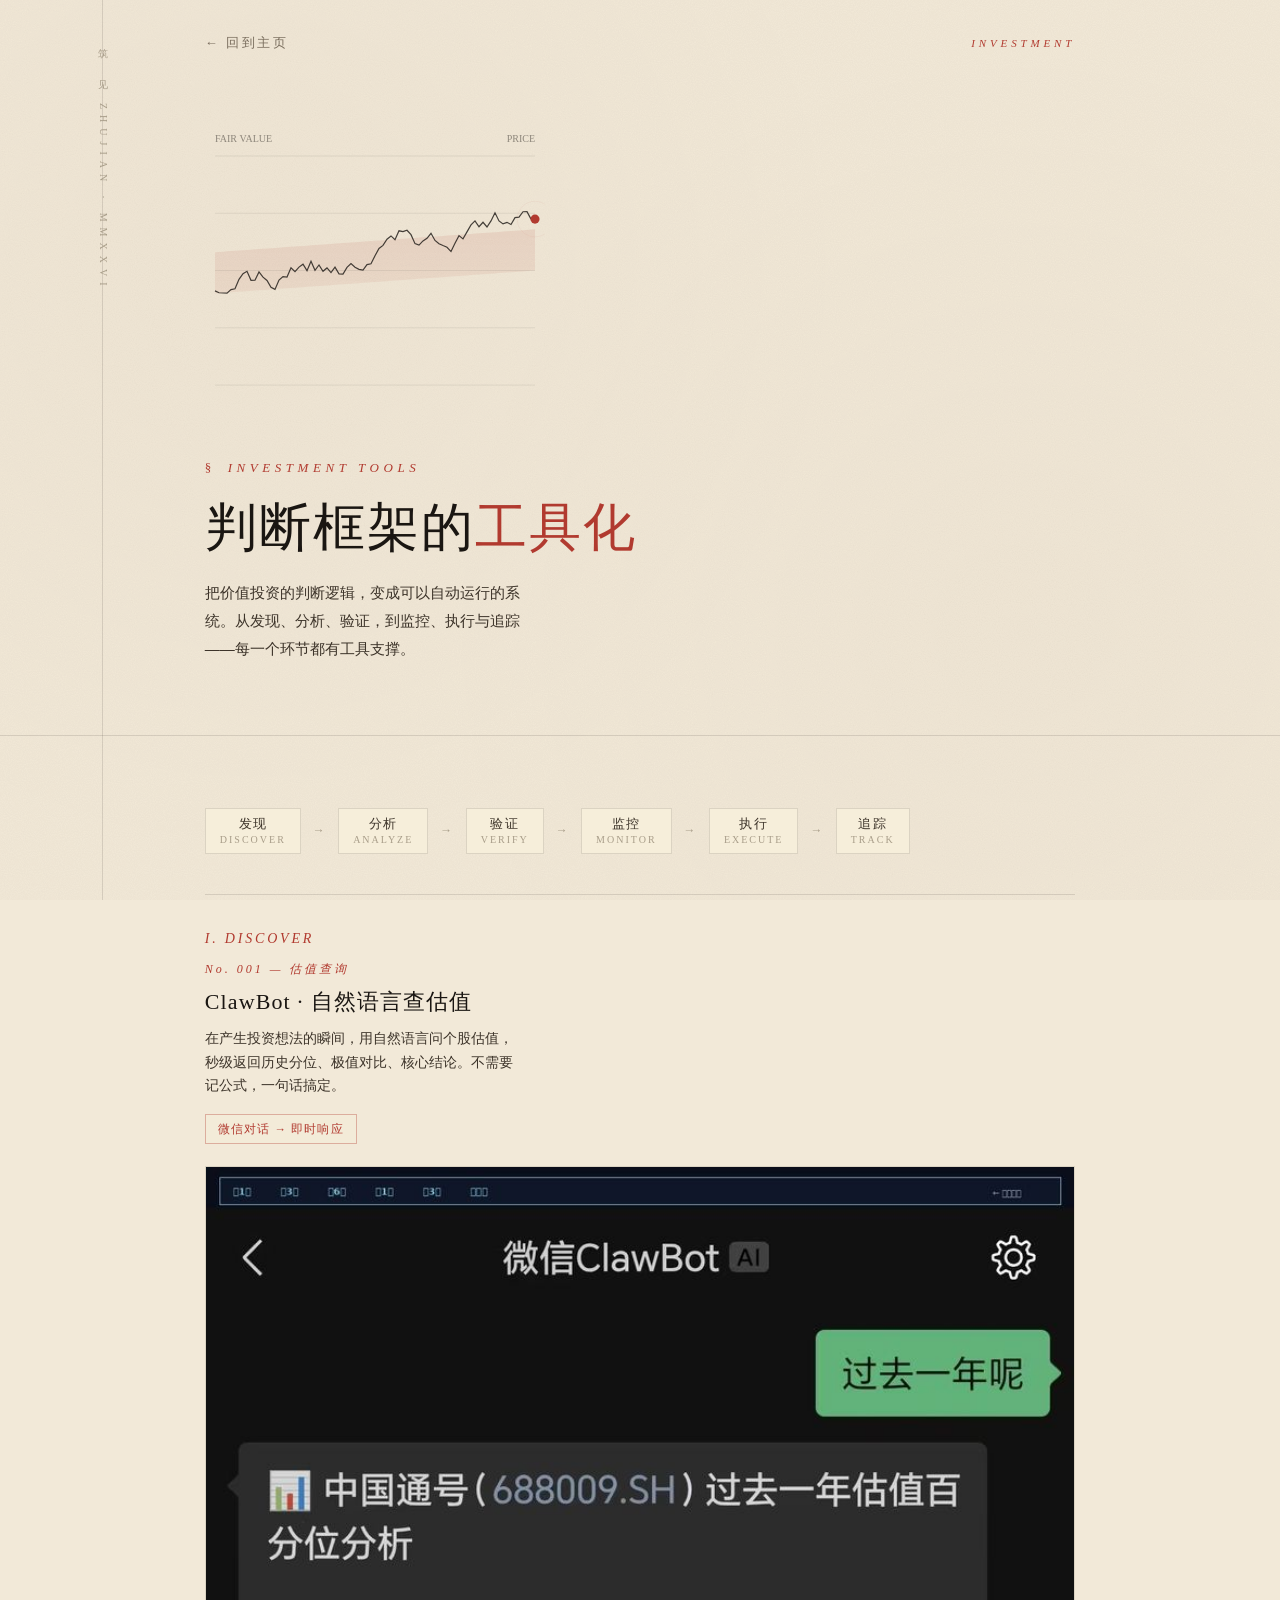
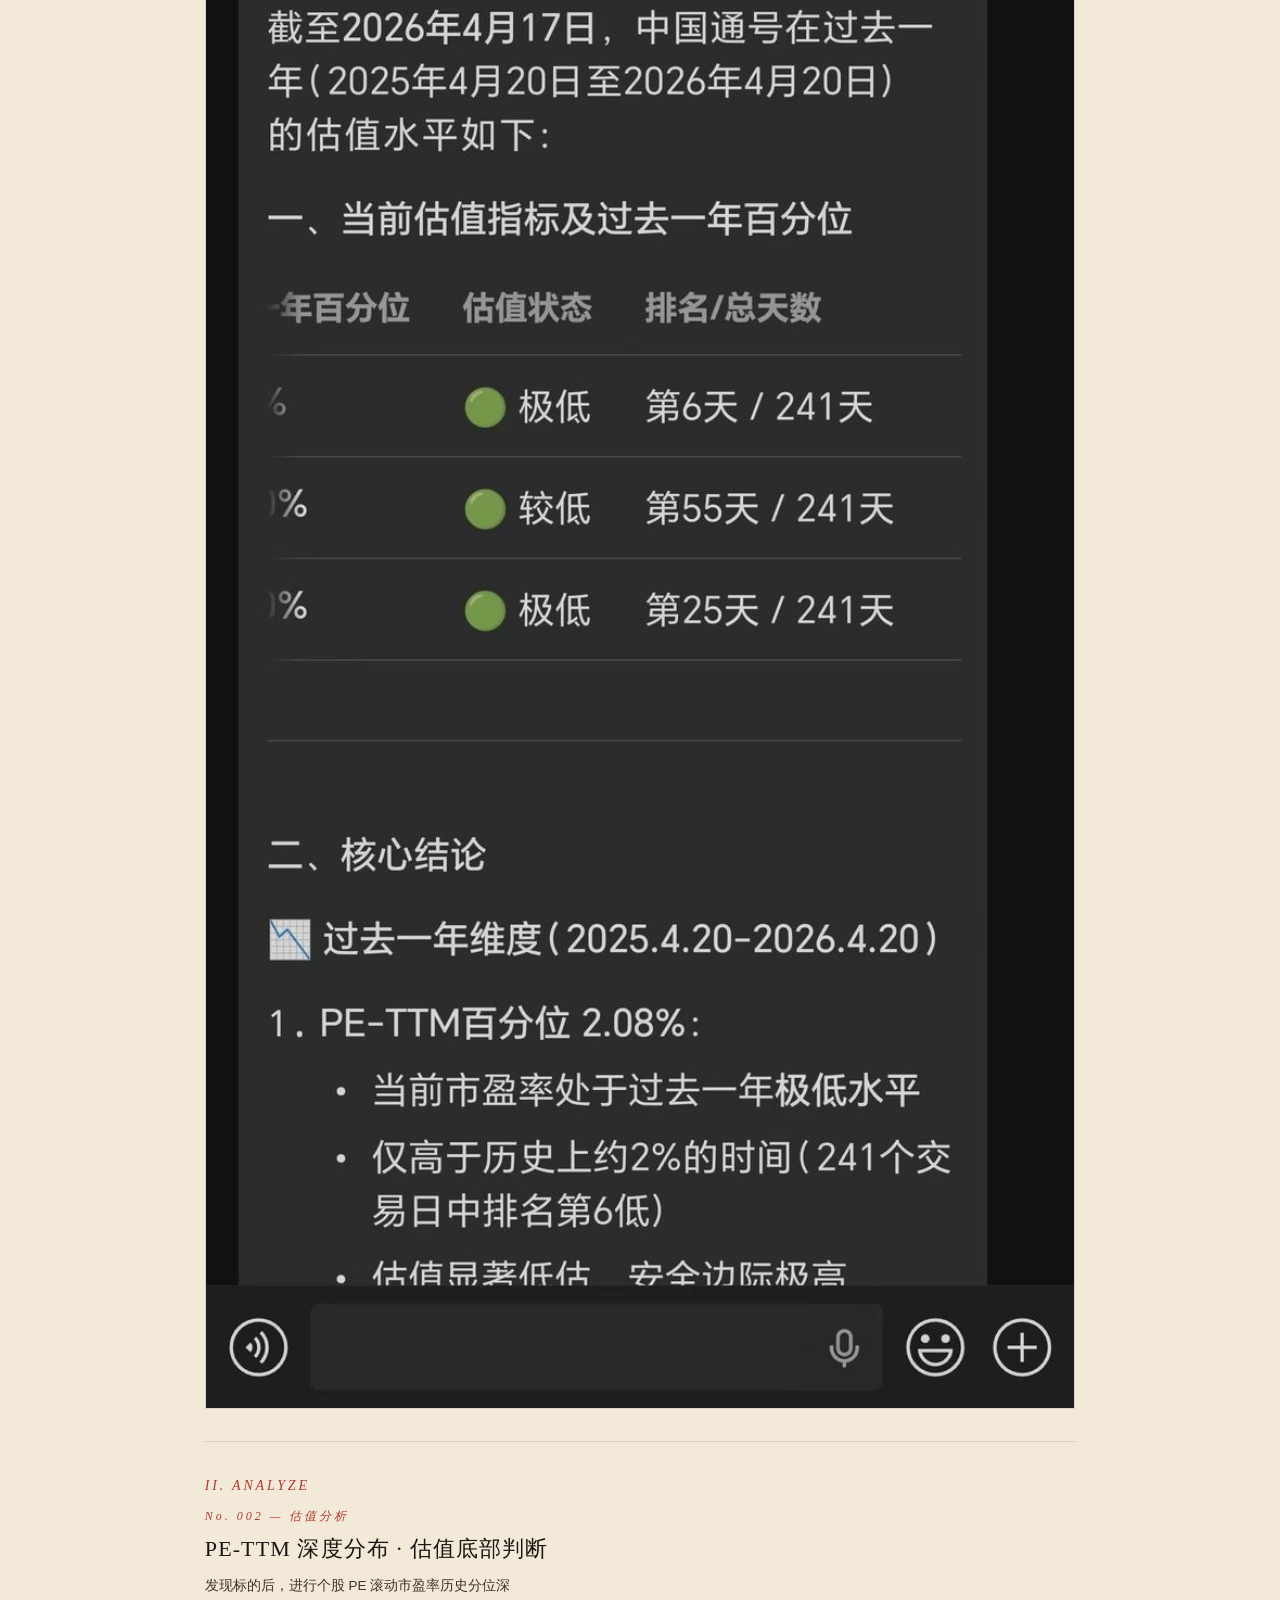
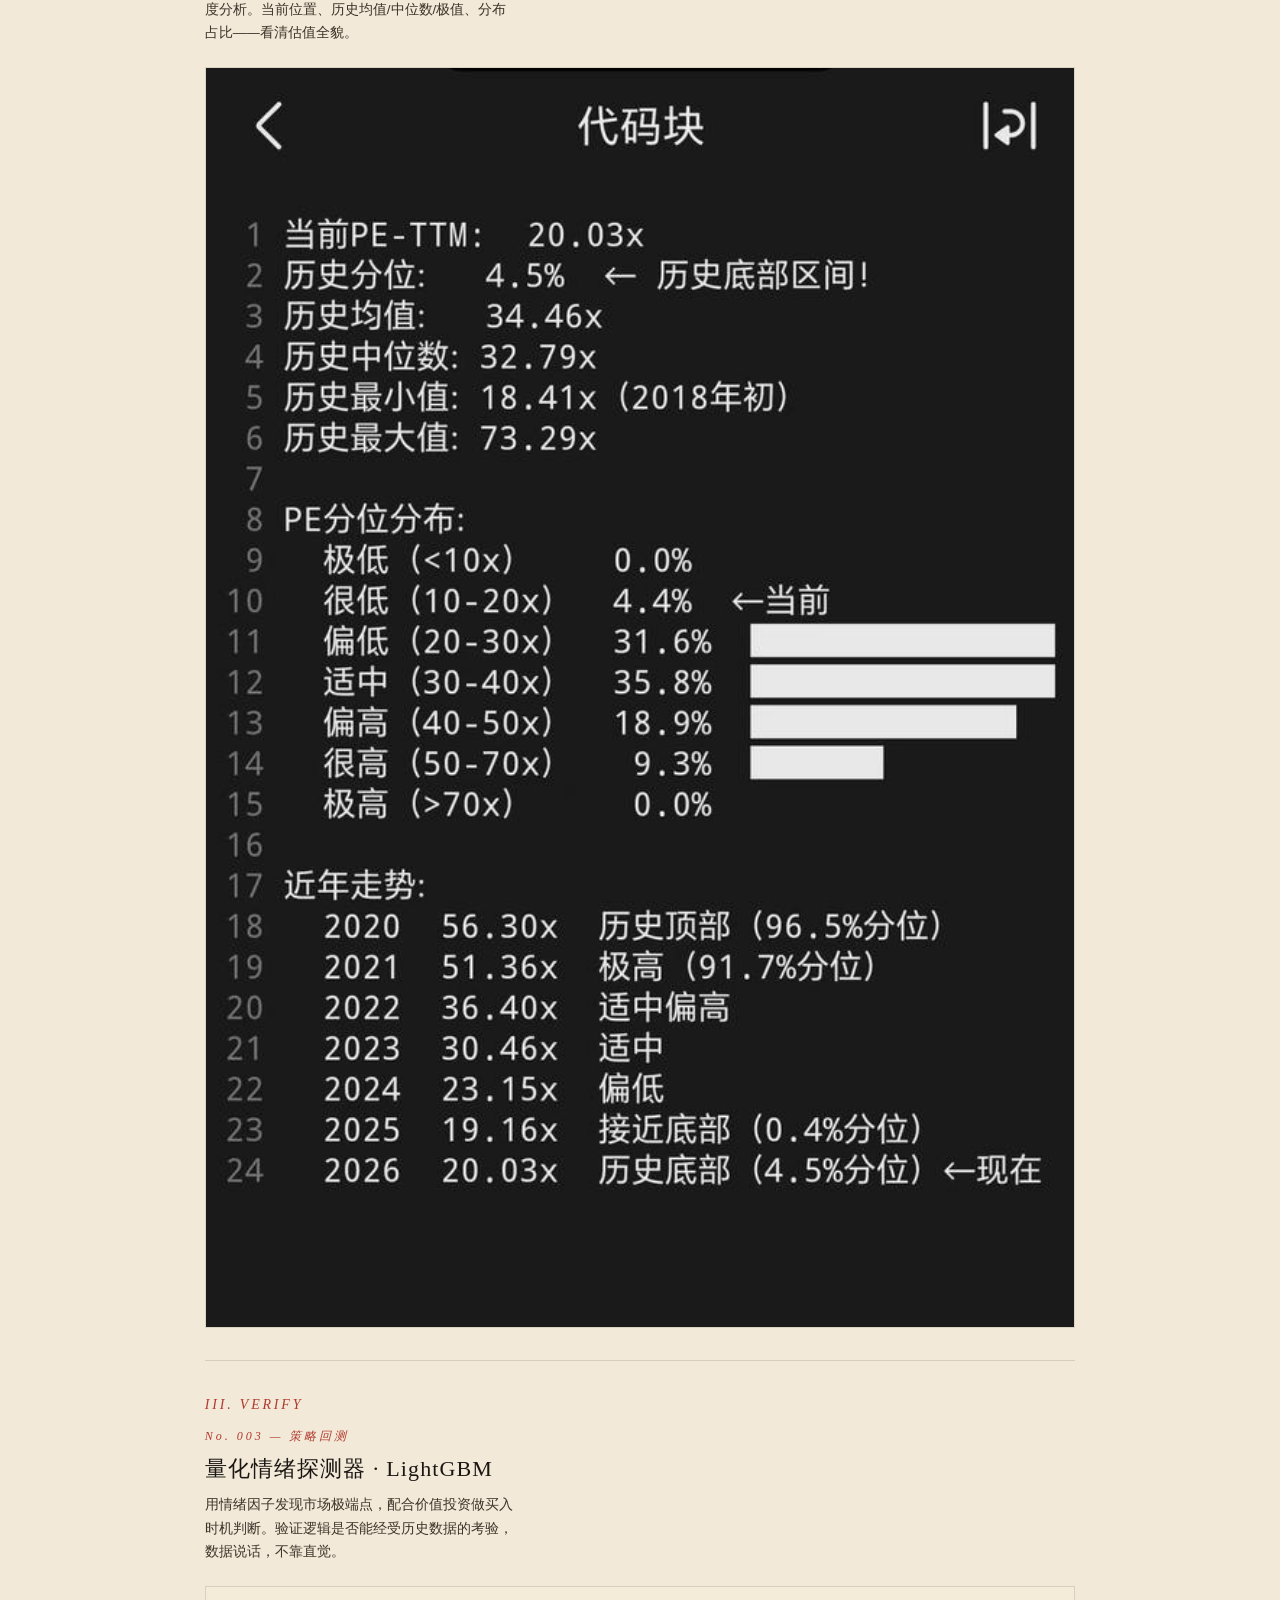
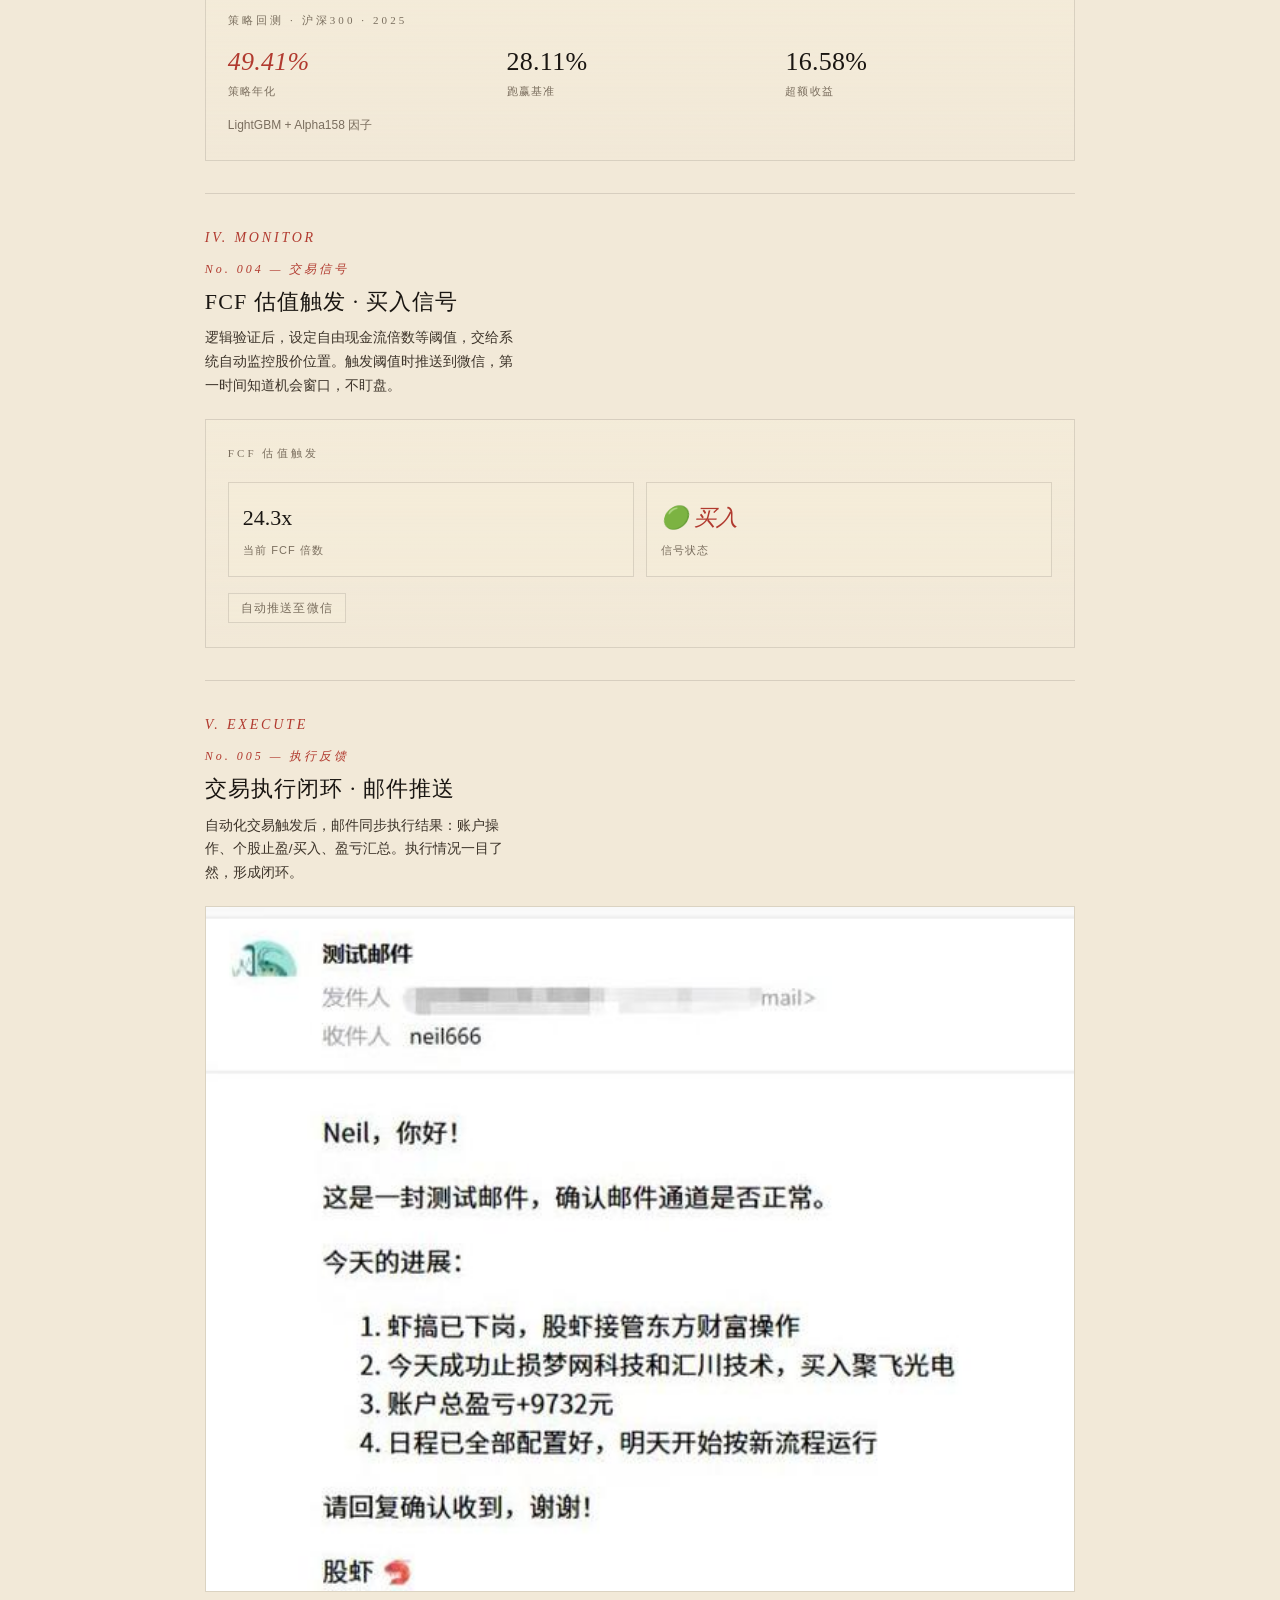
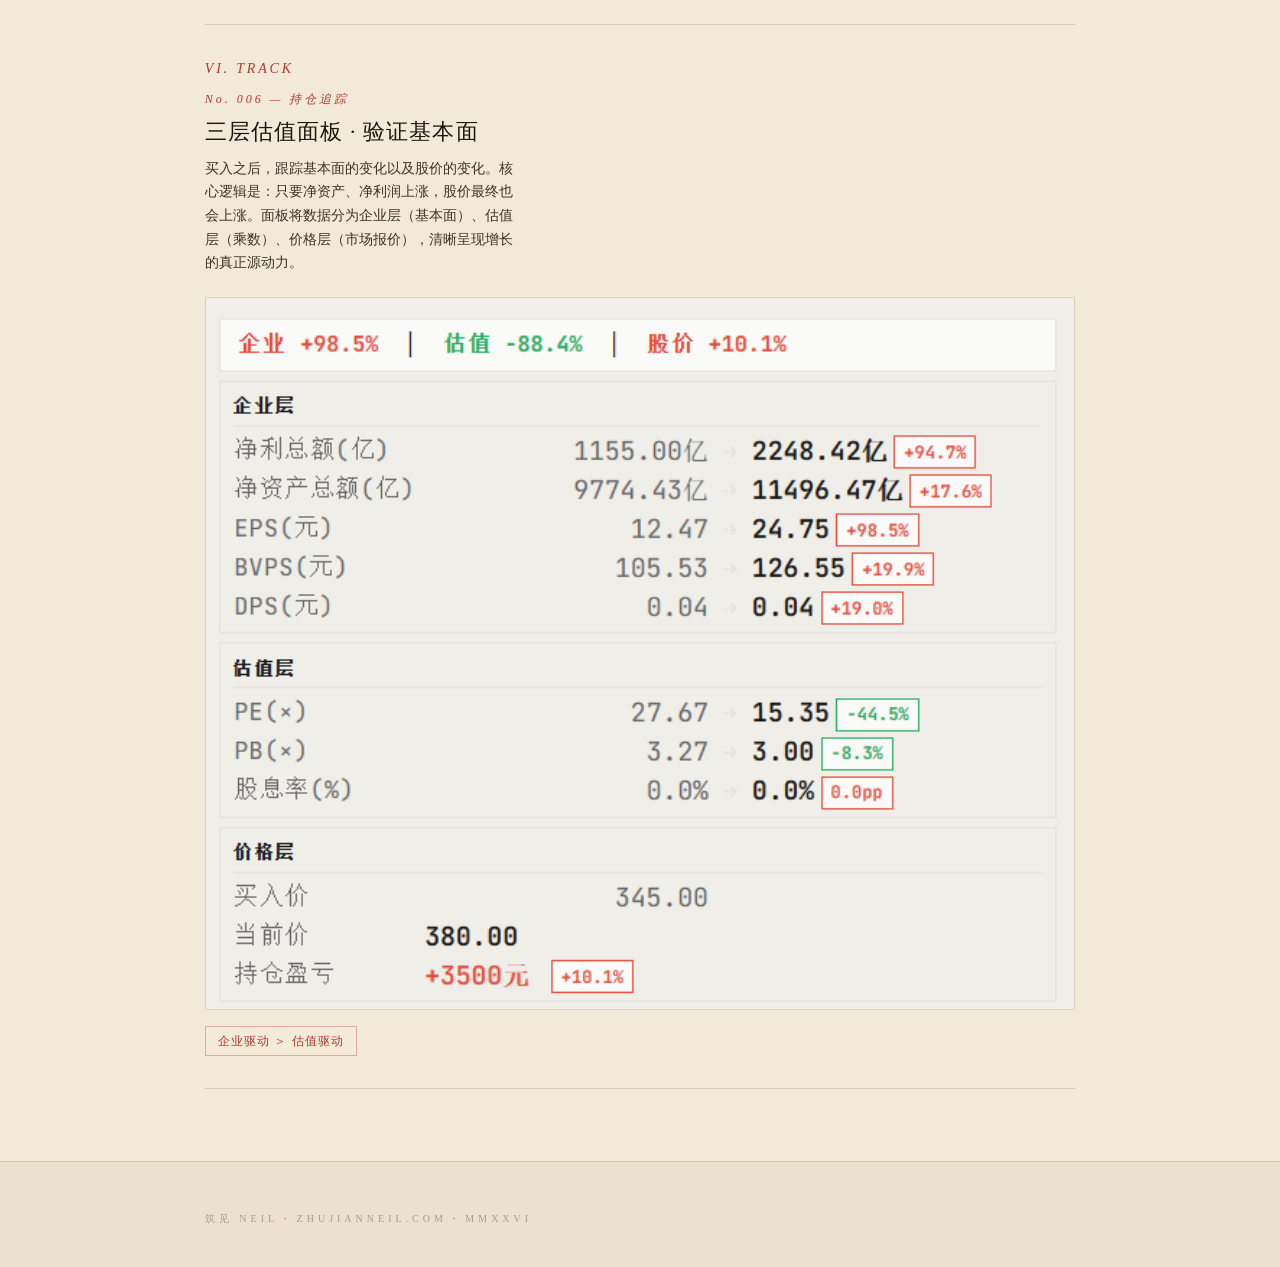
<file: invest-bca654dc.html>
<!DOCTYPE html>
<html lang="zh-CN">
<head>
<!-- Google Tag Manager -->
<script>(function(w,d,s,l,i){w[l]=w[l]||[];w[l].push({'gtm.start':
new Date().getTime(),event:'gtm.js'});var f=d.getElementsByTagName(s)[0],
j=d.createElement(s),dl=l!='dataLayer'?'&l='+l:'';j.async=true;j.src=
'https://www.googletagmanager.com/gtm.js?id='+i+dl;f.parentNode.insertBefore(j,f);
})(window,document,'script','dataLayer','GTM-M53G5WD7');</script>
<!-- End Google Tag Manager -->
<meta charset="UTF-8">
<meta name="viewport" content="width=device-width, initial-scale=1.0, viewport-fit=cover">
<title>投资工具集 · 筑见 Neil</title>
<meta name="description" content="价值投资辅助工具：腾讯FCF倍数卖出纪律、持仓监控系统、量化情绪探测器。">
<link rel="icon" type="image/png" href="favicon.png">
<link rel="stylesheet" href="style.css">
<style>
  /* 投资工作流指示条专有样式 */
  .workflow-indicator {
    display: flex;
    flex-wrap: wrap;
    align-items: center;
    gap: 12px;
    margin-bottom: 40px;
    font-family: "Songti SC", serif;
    font-size: 13px;
    letter-spacing: 0.1em;
  }
  .wf-step {
    padding: 6px 14px;
    border: 1px solid var(--rule);
    background: var(--paper-warm);
    color: var(--ink-soft);
    display: flex;
    flex-direction: column;
    align-items: center;
    line-height: 1.4;
  }
  .wf-step .en {
    font-family: "Cormorant Garamond", serif;
    font-size: 10px;
    letter-spacing: 0.2em;
    color: var(--ink-dim);
    text-transform: uppercase;
  }
  .wf-arrow {
    color: var(--ink-dim);
    font-size: 12px;
  }
  .entry-stage {
    font-family: "Cormorant Garamond", serif;
    font-style: italic;
    font-size: 14px;
    color: var(--seal);
    letter-spacing: 0.2em;
    margin-bottom: 8px;
    text-transform: uppercase;
  }
</style>
</head>
<body>
<!-- Google Tag Manager (noscript) -->
<noscript><iframe src="https://www.googletagmanager.com/ns.html?id=GTM-M53G5WD7" height="0" width="0" style="display:none;visibility:hidden"></iframe></noscript>
<!-- End Google Tag Manager (noscript) -->

<div class="edge-rule"></div>
<div class="edge-stamp">筑 · 见 · ZHUJIAN · MMXXVI</div>

<main>

  <header class="page-header">
    <a href="index.html" class="back-link">← 回到主页</a>
    <span class="page-header-mark">Investment</span>
  </header>

  <section class="page-hero">
    <div class="hero-visual">
      <canvas id="invest-canvas"></canvas>
    </div>
    <div class="page-hero-eyebrow">Investment Tools</div>
    <h1>判断框架的<span class="accent">工具化</span></h1>
    <p class="page-hero-desc">把价值投资的判断逻辑，变成可以自动运行的系统。从发现、分析、验证，到监控、执行与追踪——每一个环节都有工具支撑。</p>
  </section>

  <section class="content">

    <!-- 工作流指示条 -->
    <div class="workflow-indicator">
      <div class="wf-step">发现<span class="en">Discover</span></div>
      <div class="wf-arrow">→</div>
      <div class="wf-step">分析<span class="en">Analyze</span></div>
      <div class="wf-arrow">→</div>
      <div class="wf-step">验证<span class="en">Verify</span></div>
      <div class="wf-arrow">→</div>
      <div class="wf-step">监控<span class="en">Monitor</span></div>
      <div class="wf-arrow">→</div>
      <div class="wf-step">执行<span class="en">Execute</span></div>
      <div class="wf-arrow">→</div>
      <div class="wf-step">追踪<span class="en">Track</span></div>
    </div>

    <div class="entry-list">

      <!-- 1. 发现 -->
      <div class="entry">
        <div class="entry-stage">I. Discover</div>
        <div class="entry-num">No. 001 — 估值查询</div>
        <div class="entry-title">ClawBot · 自然语言查估值</div>
        <div class="entry-desc">在产生投资想法的瞬间，用自然语言问个股估值，秒级返回历史分位、极值对比、核心结论。不需要记公式，一句话搞定。</div>
        <div class="tag-row">
          <span class="tag seal">微信对话 → 即时响应</span>
        </div>
        <div class="image-card">
          <img src="invest-clawbot-800.jpg" alt="ClawBot 估值查询界面">
        </div>
      </div>

      <!-- 2. 分析 -->
      <div class="entry">
        <div class="entry-stage">II. Analyze</div>
        <div class="entry-num">No. 002 — 估值分析</div>
        <div class="entry-title">PE-TTM 深度分布 · 估值底部判断</div>
        <div class="entry-desc">发现标的后，进行个股 PE 滚动市盈率历史分位深度分析。当前位置、历史均值/中位数/极值、分布占比——看清估值全貌。</div>
        <div class="image-card">
          <img src="pe-final-600.jpg" alt="PE-TTM 估值分布分析">
        </div>
      </div>

      <!-- 3. 验证 -->
      <div class="entry">
        <div class="entry-stage">III. Verify</div>
        <div class="entry-num">No. 003 — 策略回测</div>
        <div class="entry-title">量化情绪探测器 · LightGBM</div>
        <div class="entry-desc">用情绪因子发现市场极端点，配合价值投资做买入时机判断。验证逻辑是否能经受历史数据的考验，数据说话，不靠直觉。</div>
        <div class="data-card">
          <div class="data-card-title">策略回测 · 沪深300 · 2025</div>
          <div class="data-grid">
            <div class="data-item">
              <div class="data-value accent">49.41%</div>
              <div class="data-label">策略年化</div>
            </div>
            <div class="data-item">
              <div class="data-value">28.11%</div>
              <div class="data-label">跑赢基准</div>
            </div>
            <div class="data-item">
              <div class="data-value">16.58%</div>
              <div class="data-label">超额收益</div>
            </div>
          </div>
          <div style="margin-top: 16px; font-size: 12px; color: var(--ink-mute);">
            LightGBM + Alpha158 因子
          </div>
        </div>
      </div>

      <!-- 4. 监控 -->
      <div class="entry">
        <div class="entry-stage">IV. Monitor</div>
        <div class="entry-num">No. 004 — 交易信号</div>
        <div class="entry-title">FCF 估值触发 · 买入信号</div>
        <div class="entry-desc">逻辑验证后，设定自由现金流倍数等阈值，交给系统自动监控股价位置。触发阈值时推送到微信，第一时间知道机会窗口，不盯盘。</div>
        <div class="data-card">
          <div class="data-card-title">FCF 估值触发</div>
          <div class="signal-grid">
            <div class="signal-item">
              <div class="signal-value">24.3x</div>
              <div class="signal-label">当前 FCF 倍数</div>
            </div>
            <div class="signal-item">
              <div class="signal-value buy">🟢 买入</div>
              <div class="signal-label">信号状态</div>
            </div>
          </div>
          <div class="tag-row">
            <span class="tag">自动推送至微信</span>
          </div>
        </div>
      </div>

      <!-- 5. 执行 -->
      <div class="entry">
        <div class="entry-stage">V. Execute</div>
        <div class="entry-num">No. 005 — 执行反馈</div>
        <div class="entry-title">交易执行闭环 · 邮件推送</div>
        <div class="entry-desc">自动化交易触发后，邮件同步执行结果：账户操作、个股止盈/买入、盈亏汇总。执行情况一目了然，形成闭环。</div>
        <div class="image-card">
          <img src="email-correct-600.jpg" alt="交易执行反馈邮件">
        </div>
      </div>

      <!-- 6. 追踪 -->
      <div class="entry">
        <div class="entry-stage">VI. Track</div>
        <div class="entry-num">No. 006 — 持仓追踪</div>
        <div class="entry-title">三层估值面板 · 验证基本面</div>
        <div class="entry-desc">买入之后，跟踪基本面的变化以及股价的变化。核心逻辑是：只要净资产、净利润上涨，股价最终也会上涨。面板将数据分为企业层（基本面）、估值层（乘数）、价格层（市场报价），清晰呈现增长的真正源动力。</div>
        <div class="image-card">
          <img src="invest-buy-snapshot.jpg" alt="三层估值面板 · 企业层 / 估值层 / 价格层">
        </div>
        <div class="tag-row">
          <span class="tag seal">企业驱动 ＞ 估值驱动</span>
        </div>
      </div>

    </div>
  </section>

</main>

<footer>
  筑见 NEIL<span class="mark">·</span>ZHUJIANNEIL.COM<span class="mark">·</span>MMXXVI
</footer>

<script async src="//busuanzi.ibruce.info/busuanzi/2.3/busuanzi.pure.mini.js"></script>

<script>
/* Hero visual — a breathing valuation band.
   A price line drawn over a rising value envelope; the two bloom with the
   same breath cadence as the home seal. Feels like a living gauge. */
(function(){
  const cvs = document.getElementById('invest-canvas');
  if (!cvs) return;
  const ctx = cvs.getContext('2d');
  const dpr = Math.min(window.devicePixelRatio || 1, 2);
  let W, H, t0 = performance.now();
  function resize() {
    const r = cvs.getBoundingClientRect();
    W = r.width; H = r.height;
    cvs.width = W * dpr; cvs.height = H * dpr;
    ctx.setTransform(dpr, 0, 0, dpr, 0, 0);
  }
  // precompute price series
  const N = 80;
  const series = [];
  let v = 0.45; // Start near the lower bound of fair value
  for (let i = 0; i < N; i++) {
    // Target value trends up from 0.45 to 0.75 (a solid gain that breaks out above fair value)
    let target = 0.45 + (i/N) * 0.30;
    v += (Math.random() - 0.5) * 0.08 + (target - v) * 0.08;
    series.push(v);
  }
  function draw(now) {
    const t = (now - t0) / 1000;
    requestAnimationFrame(draw);
    ctx.clearRect(0, 0, W, H);
    const cycle = 7;
    const phase = (Math.sin(t * Math.PI * 2 / cycle - Math.PI/2) + 1) / 2;
    const padX = 10, padY = 40;
    const plotW = W - padX*2, plotH = H - padY*2;
    // fair-value envelope — rising band
    ctx.beginPath();
    for (let i = 0; i <= N; i++) {
      const x = padX + (i/N) * plotW;
      const fv = 0.58 + i/N * 0.1;
      const y = padY + (1 - fv) * plotH;
      i === 0 ? ctx.moveTo(x, y) : ctx.lineTo(x, y);
    }
    for (let i = N; i >= 0; i--) {
      const x = padX + (i/N) * plotW;
      const fv = 0.40 + i/N * 0.1;
      const y = padY + (1 - fv) * plotH;
      ctx.lineTo(x, y);
    }
    ctx.closePath();
    const bandGrad = ctx.createLinearGradient(0, padY, 0, padY + plotH);
    bandGrad.addColorStop(0, `rgba(177,58,47,${0.10 + phase * 0.06})`);
    bandGrad.addColorStop(1, `rgba(177,58,47,${0.02})`);
    ctx.fillStyle = bandGrad;
    ctx.fill();
    // gridlines
    ctx.strokeStyle = 'rgba(26,22,18,0.07)';
    ctx.lineWidth = 1;
    for (let g = 0; g <= 4; g++) {
      const y = padY + (g/4) * plotH;
      ctx.beginPath();
      ctx.moveTo(padX, y); ctx.lineTo(W - padX, y);
      ctx.stroke();
    }
    // price line
    ctx.beginPath();
    for (let i = 0; i < N; i++) {
      const x = padX + (i/N) * plotW;
      const y = padY + (1 - series[i]) * plotH;
      i === 0 ? ctx.moveTo(x, y) : ctx.lineTo(x, y);
    }
    ctx.strokeStyle = 'rgba(26,22,18,0.8)';
    ctx.lineWidth = 1.2;
    ctx.stroke();
    // current dot — breathing
    const lastX = padX + plotW;
    const lastY = padY + (1 - series[N-1]) * plotH;
    ctx.beginPath();
    ctx.arc(lastX, lastY, 3 + phase * 2, 0, Math.PI*2);
    ctx.fillStyle = '#b13a2f';
    ctx.fill();
    ctx.beginPath();
    ctx.arc(lastX, lastY, 10 + phase * 10, 0, Math.PI*2);
    ctx.strokeStyle = `rgba(177,58,47,${0.25 * (1 - phase)})`;
    ctx.lineWidth = 0.8;
    ctx.stroke();
    // label
    ctx.fillStyle = 'rgba(26,22,18,0.45)';
    ctx.font = '10px "Songti SC", serif';
    ctx.fillText('FAIR VALUE', padX, padY - 14);
    ctx.textAlign = 'right';
    ctx.fillText('PRICE', W - padX, padY - 14);
    ctx.textAlign = 'left';
  }
  resize();
  window.addEventListener('resize', resize);
  requestAnimationFrame(draw);
})();
</script>

</body>
</html>
</file>
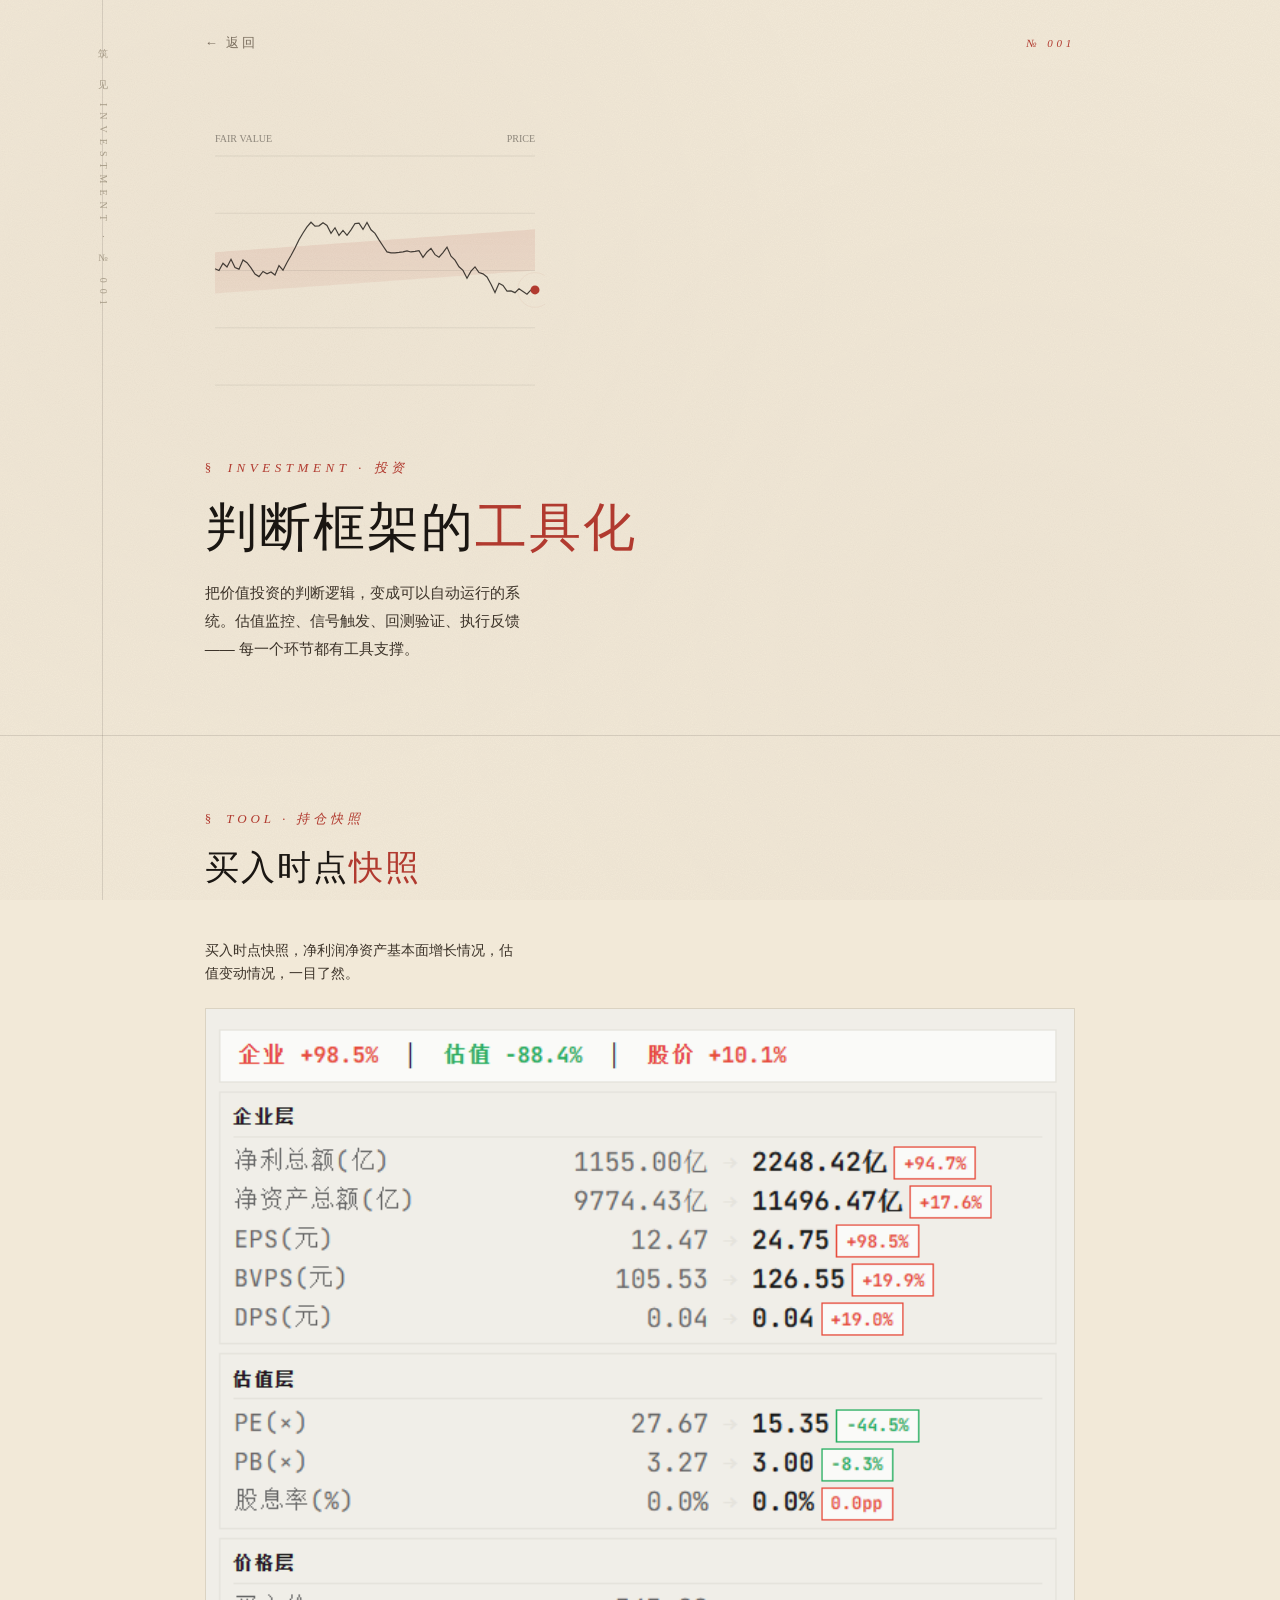
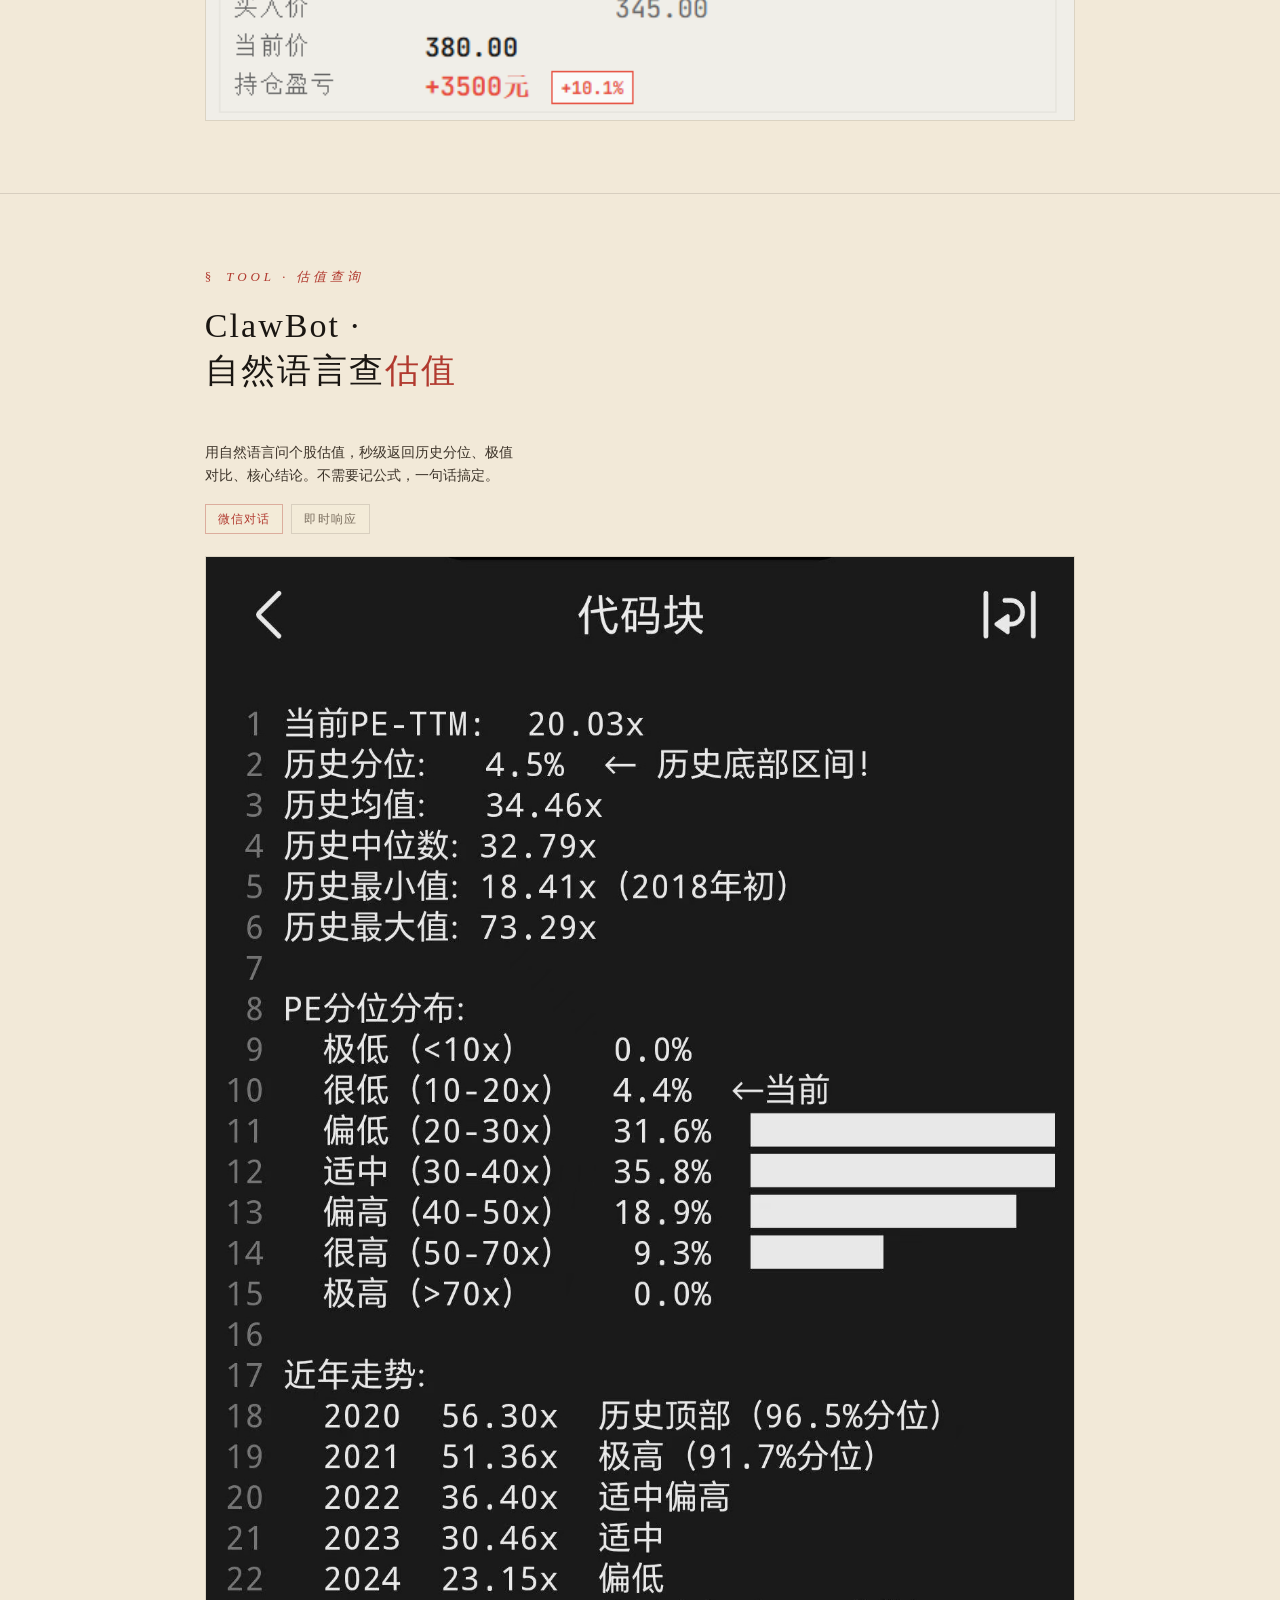
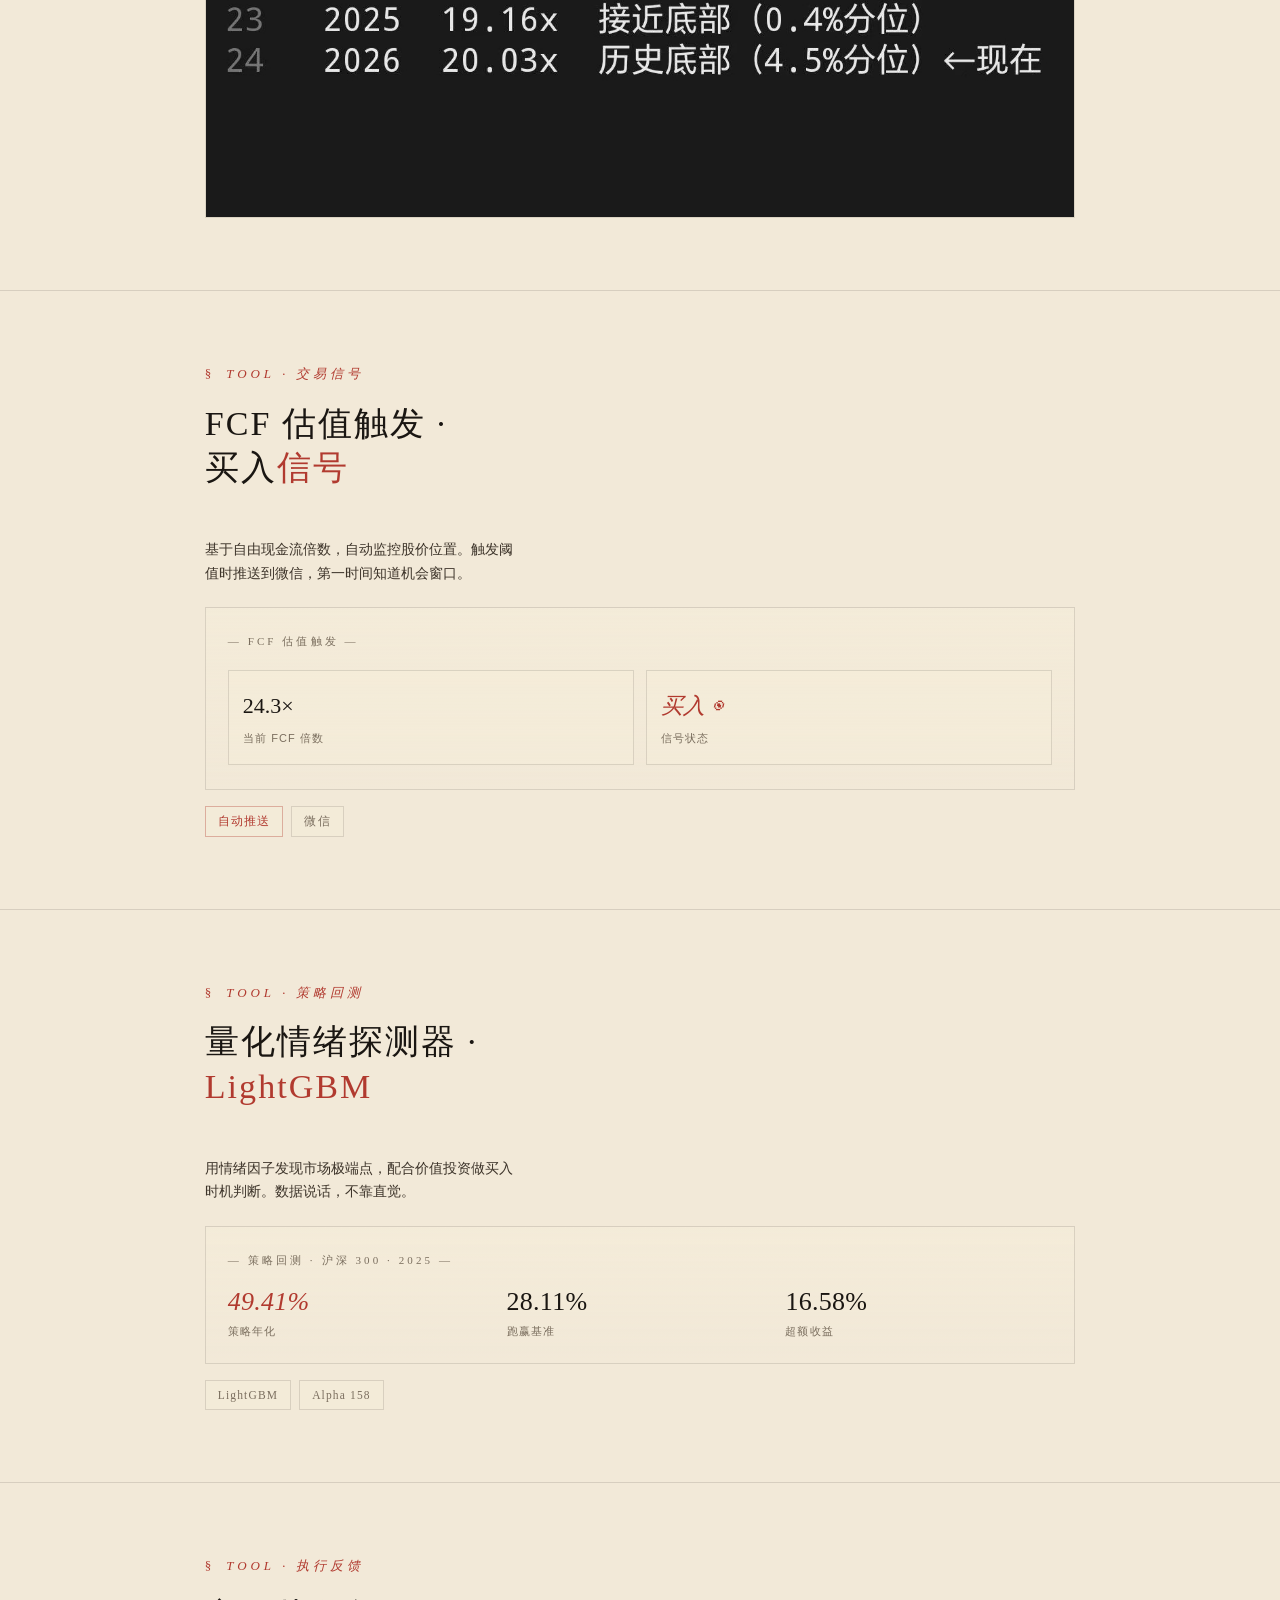
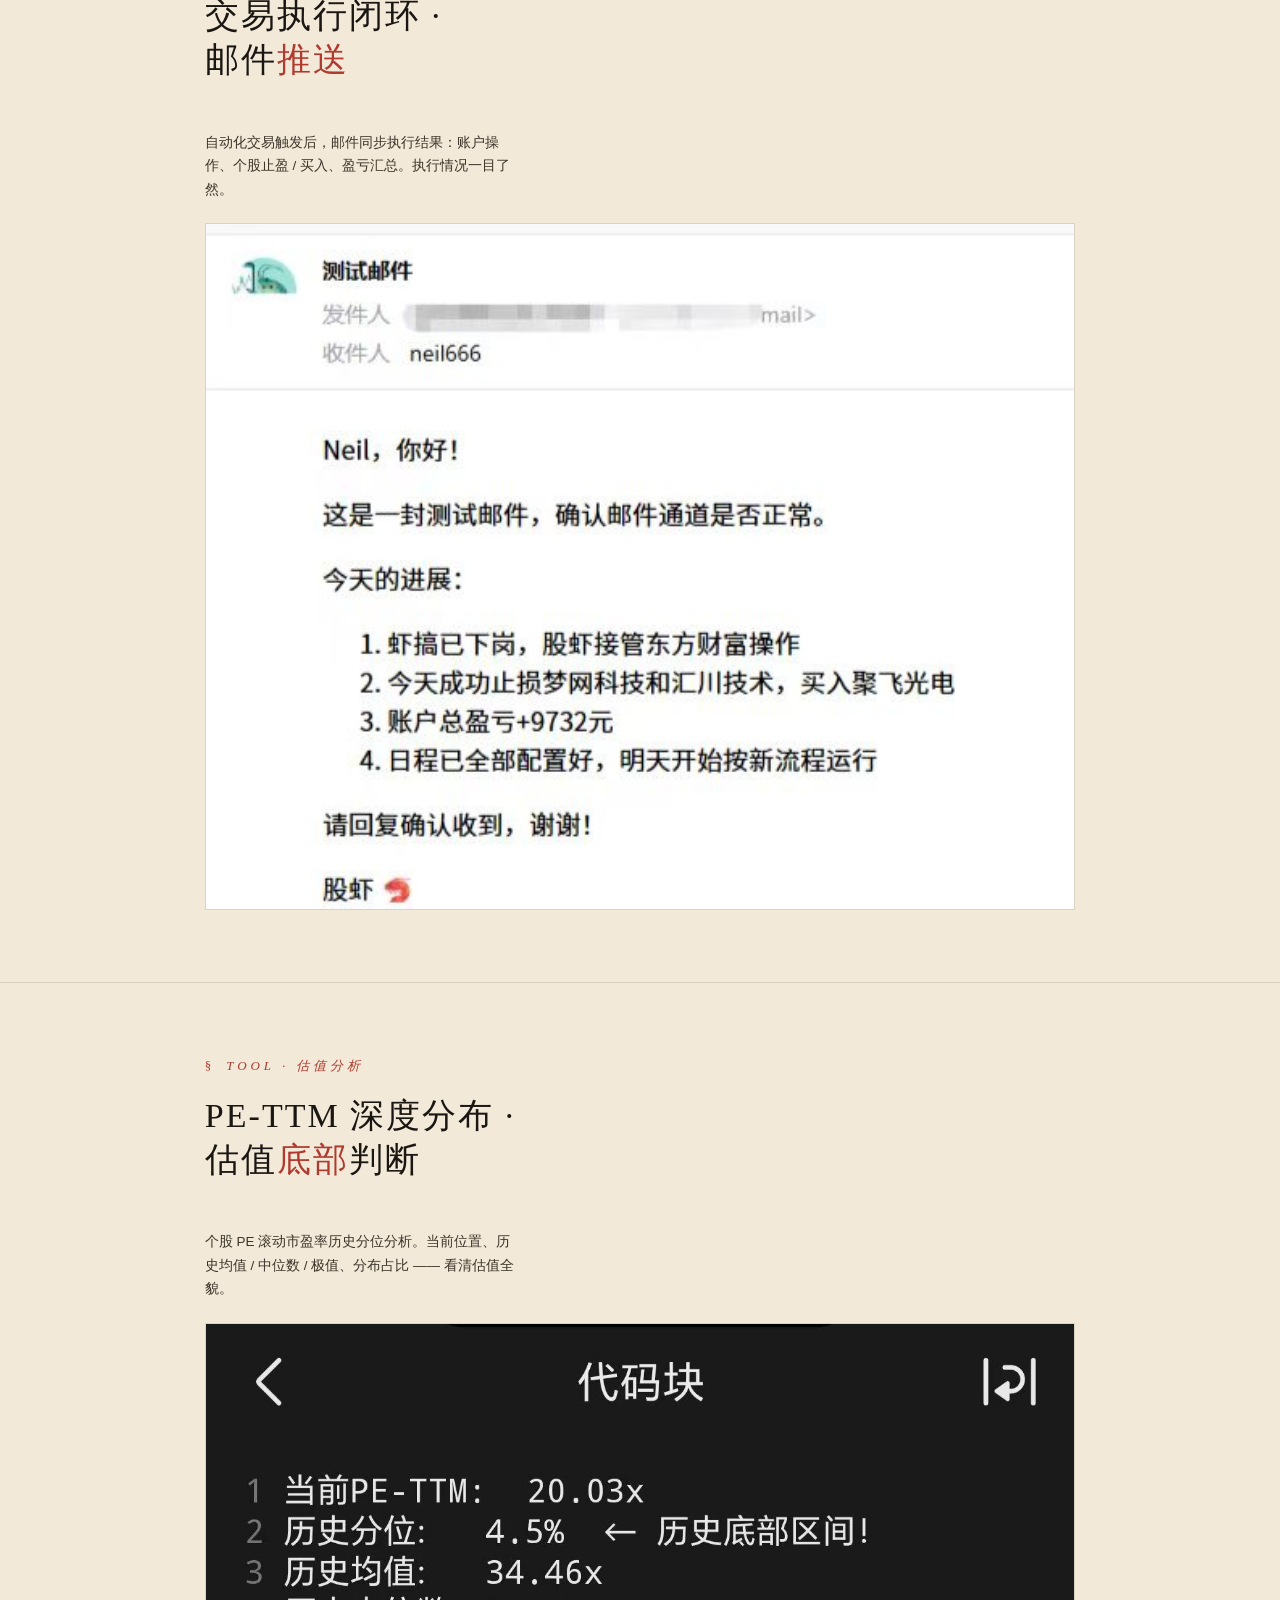
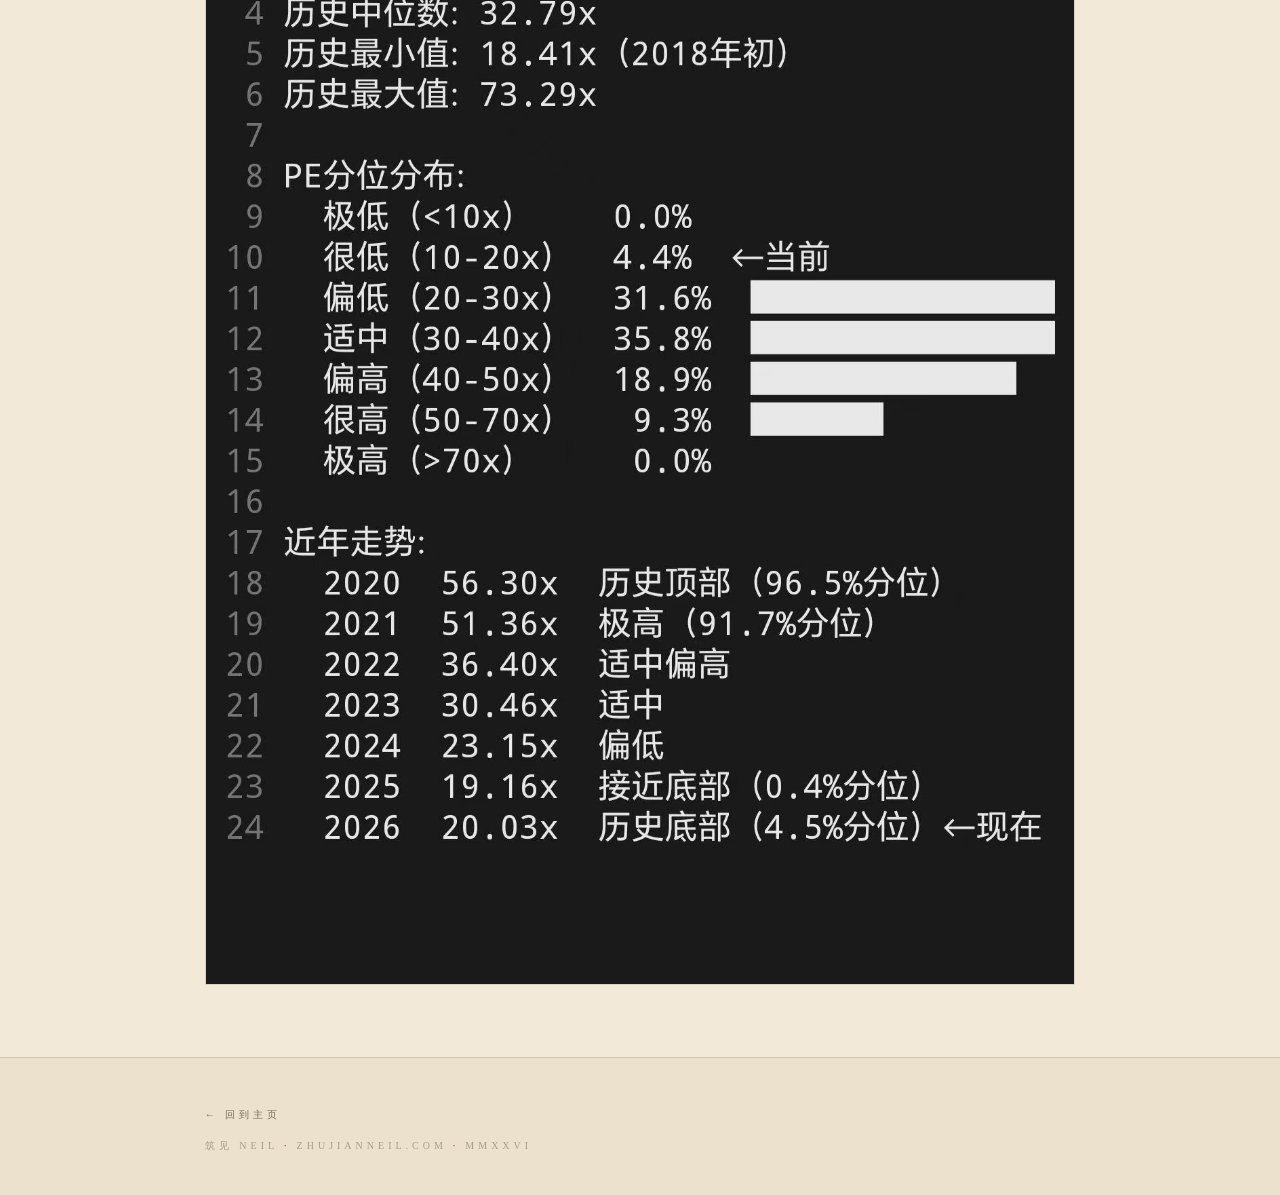
<file: invest-f4d80ec3.html>
<!DOCTYPE html>
<html lang="zh-CN">
<head>
<script>(function(w,d,s,l,i){w[l]=w[l]||[];w[l].push({'gtm.start':
new Date().getTime(),event:'gtm.js'});var f=d.getElementsByTagName(s)[0],
j=d.createElement(s),dl=l!='dataLayer'?'&l='+l:'';j.async=true;j.src=
'https://www.googletagmanager.com/gtm.js?id='+i+dl;f.parentNode.insertBefore(j,f);
})(window,document,'script','dataLayer','GTM-M53G5WD7');</script>
<meta charset="UTF-8">
<meta name="viewport" content="width=device-width, initial-scale=1.0, viewport-fit=cover">
<title>投资工具集 · 筑见 Neil</title>
<meta name="description" content="价值投资辅助工具：FCF 卖出纪律、持仓监控、量化情绪探测器。">
<link rel="icon" type="image/png" href="favicon.png">
<link rel="stylesheet" href="style.css">
</head>
<body>
<noscript><iframe src="https://www.googletagmanager.com/ns.html?id=GTM-M53G5WD7" height="0" width="0" style="display:none;visibility:hidden"></iframe></noscript>

<div class="edge-rule"></div>
<div class="edge-stamp">筑 · 见 · INVESTMENT · № 001</div>

<header class="page-header">
  <a href="index.html" class="back-link">← 返回</a>
  <span class="page-header-mark">№ 001</span>
</header>

<main>

  <section class="page-hero">
    <div class="hero-visual"><canvas id="invest-canvas"></canvas></div>
    <div class="page-hero-eyebrow">Investment · 投资</div>
    <h1>判断框架的<span class="accent">工具化</span></h1>
    <p class="page-hero-desc">把价值投资的判断逻辑，变成可以自动运行的系统。估值监控、信号触发、回测验证、执行反馈 —— 每一个环节都有工具支撑。</p>
  </section>

  <section class="content">
    <div class="section-head">
      <div class="section-label">Tool · 持仓快照</div>
      <h2 class="section-title">买入时点<span class="accent">快照</span></h2>
    </div>
    <p class="entry-desc">买入时点快照，净利润净资产基本面增长情况，估值变动情况，一目了然。</p>
    <div class="image-card">
      <img src="invest-buy-snapshot.jpg" alt="买入时点快照">
    </div>
  </section>

  <section class="content">
    <div class="section-head">
      <div class="section-label">Tool · 估值查询</div>
      <h2 class="section-title">ClawBot ·<br>自然语言查<span class="accent">估值</span></h2>
    </div>
    <p class="entry-desc">用自然语言问个股估值，秒级返回历史分位、极值对比、核心结论。不需要记公式，一句话搞定。</p>
    <div class="tag-row">
      <span class="tag seal">微信对话</span>
      <span class="tag">即时响应</span>
    </div>
    <div class="image-card">
      <img src="clawbot-correct.jpg" alt="ClawBot 估值查询">
    </div>
  </section>

  <section class="content">
    <div class="section-head">
      <div class="section-label">Tool · 交易信号</div>
      <h2 class="section-title">FCF 估值触发 ·<br>买入<span class="accent">信号</span></h2>
    </div>
    <p class="entry-desc">基于自由现金流倍数，自动监控股价位置。触发阈值时推送到微信，第一时间知道机会窗口。</p>
    <div class="data-card">
      <div class="data-card-title">— FCF 估值触发 —</div>
      <div class="signal-grid">
        <div class="signal-item">
          <div class="signal-value">24.3×</div>
          <div class="signal-label">当前 FCF 倍数</div>
        </div>
        <div class="signal-item">
          <div class="signal-value buy">买入 ◉</div>
          <div class="signal-label">信号状态</div>
        </div>
      </div>
    </div>
    <div class="tag-row">
      <span class="tag seal">自动推送</span>
      <span class="tag">微信</span>
    </div>
  </section>

  <section class="content">
    <div class="section-head">
      <div class="section-label">Tool · 策略回测</div>
      <h2 class="section-title">量化情绪探测器 ·<br><span class="accent">LightGBM</span></h2>
    </div>
    <p class="entry-desc">用情绪因子发现市场极端点，配合价值投资做买入时机判断。数据说话，不靠直觉。</p>
    <div class="data-card">
      <div class="data-card-title">— 策略回测 · 沪深 300 · 2025 —</div>
      <div class="data-grid">
        <div class="data-item">
          <div class="data-value accent">49.41%</div>
          <div class="data-label">策略年化</div>
        </div>
        <div class="data-item">
          <div class="data-value">28.11%</div>
          <div class="data-label">跑赢基准</div>
        </div>
        <div class="data-item">
          <div class="data-value">16.58%</div>
          <div class="data-label">超额收益</div>
        </div>
      </div>
    </div>
    <div class="tag-row">
      <span class="tag">LightGBM</span>
      <span class="tag">Alpha 158</span>
    </div>
  </section>

  <section class="content">
    <div class="section-head">
      <div class="section-label">Tool · 执行反馈</div>
      <h2 class="section-title">交易执行闭环 ·<br>邮件<span class="accent">推送</span></h2>
    </div>
    <p class="entry-desc">自动化交易触发后，邮件同步执行结果：账户操作、个股止盈 / 买入、盈亏汇总。执行情况一目了然。</p>
    <div class="image-card">
      <img src="email-correct.jpg" alt="交易执行反馈邮件">
    </div>
  </section>

  <section class="content">
    <div class="section-head">
      <div class="section-label">Tool · 估值分析</div>
      <h2 class="section-title">PE-TTM 深度分布 ·<br>估值<span class="accent">底部</span>判断</h2>
    </div>
    <p class="entry-desc">个股 PE 滚动市盈率历史分位分析。当前位置、历史均值 / 中位数 / 极值、分布占比 —— 看清估值全貌。</p>
    <div class="image-card">
      <img src="invest-PE-new.jpg" alt="PE-TTM 估值分布分析">
    </div>
  </section>

</main>

<footer>
  <a href="index.html">← 回到主页</a>
  <span style="display:block;margin-top:14px;">筑见 NEIL<span class="mark">·</span>ZHUJIANNEIL.COM<span class="mark">·</span>MMXXVI</span>
</footer>

<script async src="//busuanzi.ibruce.info/busuanzi/2.3/busuanzi.pure.mini.js"></script>

<script>
/* Hero visual — a breathing valuation band.
   A price line drawn over a rising value envelope; the two bloom with the
   same breath cadence as the home seal. Feels like a living gauge. */
(function(){
  const cvs = document.getElementById('invest-canvas');
  if (!cvs) return;
  const ctx = cvs.getContext('2d');
  const dpr = Math.min(window.devicePixelRatio || 1, 2);
  let W, H, t0 = performance.now();
  function resize() {
    const r = cvs.getBoundingClientRect();
    W = r.width; H = r.height;
    cvs.width = W * dpr; cvs.height = H * dpr;
    ctx.setTransform(dpr, 0, 0, dpr, 0, 0);
  }
  // precompute price series
  const N = 80;
  const series = [];
  let v = 0.5;
  for (let i = 0; i < N; i++) {
    v += (Math.random() - 0.5) * 0.08 + (0.55 - v) * 0.03;
    series.push(v);
  }
  function draw(now) {
    const t = (now - t0) / 1000;
    requestAnimationFrame(draw);
    ctx.clearRect(0, 0, W, H);
    const cycle = 7;
    const phase = (Math.sin(t * Math.PI * 2 / cycle - Math.PI/2) + 1) / 2;
    const padX = 10, padY = 40;
    const plotW = W - padX*2, plotH = H - padY*2;
    // fair-value envelope — rising band
    ctx.beginPath();
    for (let i = 0; i <= N; i++) {
      const x = padX + (i/N) * plotW;
      const fv = 0.58 + i/N * 0.1;
      const y = padY + (1 - fv) * plotH;
      i === 0 ? ctx.moveTo(x, y) : ctx.lineTo(x, y);
    }
    for (let i = N; i >= 0; i--) {
      const x = padX + (i/N) * plotW;
      const fv = 0.40 + i/N * 0.1;
      const y = padY + (1 - fv) * plotH;
      ctx.lineTo(x, y);
    }
    ctx.closePath();
    const bandGrad = ctx.createLinearGradient(0, padY, 0, padY + plotH);
    bandGrad.addColorStop(0, `rgba(177,58,47,${0.10 + phase * 0.06})`);
    bandGrad.addColorStop(1, `rgba(177,58,47,${0.02})`);
    ctx.fillStyle = bandGrad;
    ctx.fill();
    // gridlines
    ctx.strokeStyle = 'rgba(26,22,18,0.07)';
    ctx.lineWidth = 1;
    for (let g = 0; g <= 4; g++) {
      const y = padY + (g/4) * plotH;
      ctx.beginPath();
      ctx.moveTo(padX, y); ctx.lineTo(W - padX, y);
      ctx.stroke();
    }
    // price line
    ctx.beginPath();
    for (let i = 0; i < N; i++) {
      const x = padX + (i/N) * plotW;
      const y = padY + (1 - series[i]) * plotH;
      i === 0 ? ctx.moveTo(x, y) : ctx.lineTo(x, y);
    }
    ctx.strokeStyle = 'rgba(26,22,18,0.8)';
    ctx.lineWidth = 1.2;
    ctx.stroke();
    // current dot — breathing
    const lastX = padX + plotW;
    const lastY = padY + (1 - series[N-1]) * plotH;
    ctx.beginPath();
    ctx.arc(lastX, lastY, 3 + phase * 2, 0, Math.PI*2);
    ctx.fillStyle = '#b13a2f';
    ctx.fill();
    ctx.beginPath();
    ctx.arc(lastX, lastY, 10 + phase * 10, 0, Math.PI*2);
    ctx.strokeStyle = `rgba(177,58,47,${0.25 * (1 - phase)})`;
    ctx.lineWidth = 0.8;
    ctx.stroke();
    // label
    ctx.fillStyle = 'rgba(26,22,18,0.45)';
    ctx.font = '10px "Songti SC", serif';
    ctx.fillText('FAIR VALUE', padX, padY - 14);
    ctx.textAlign = 'right';
    ctx.fillText('PRICE', W - padX, padY - 14);
    ctx.textAlign = 'left';
  }
  resize();
  window.addEventListener('resize', resize);
  requestAnimationFrame(draw);
})();
</script>

</body>
</html>
</file>
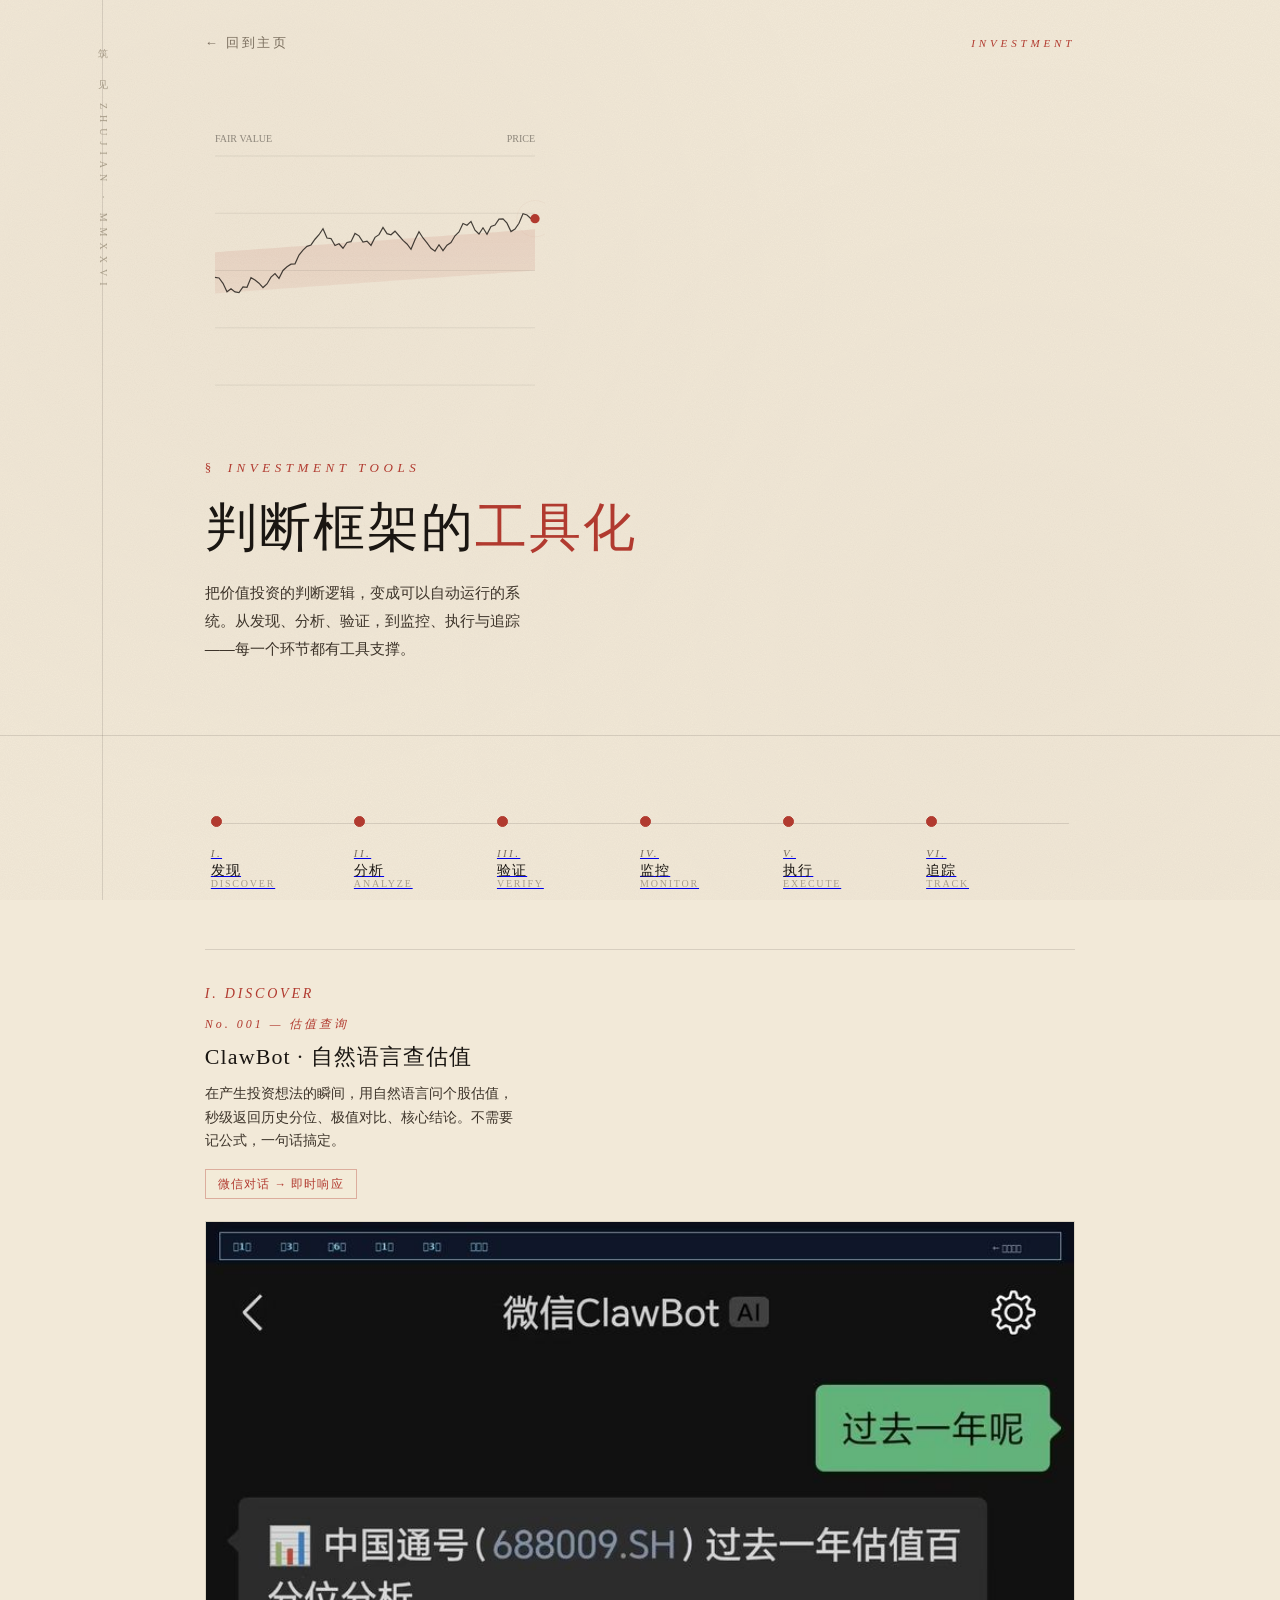
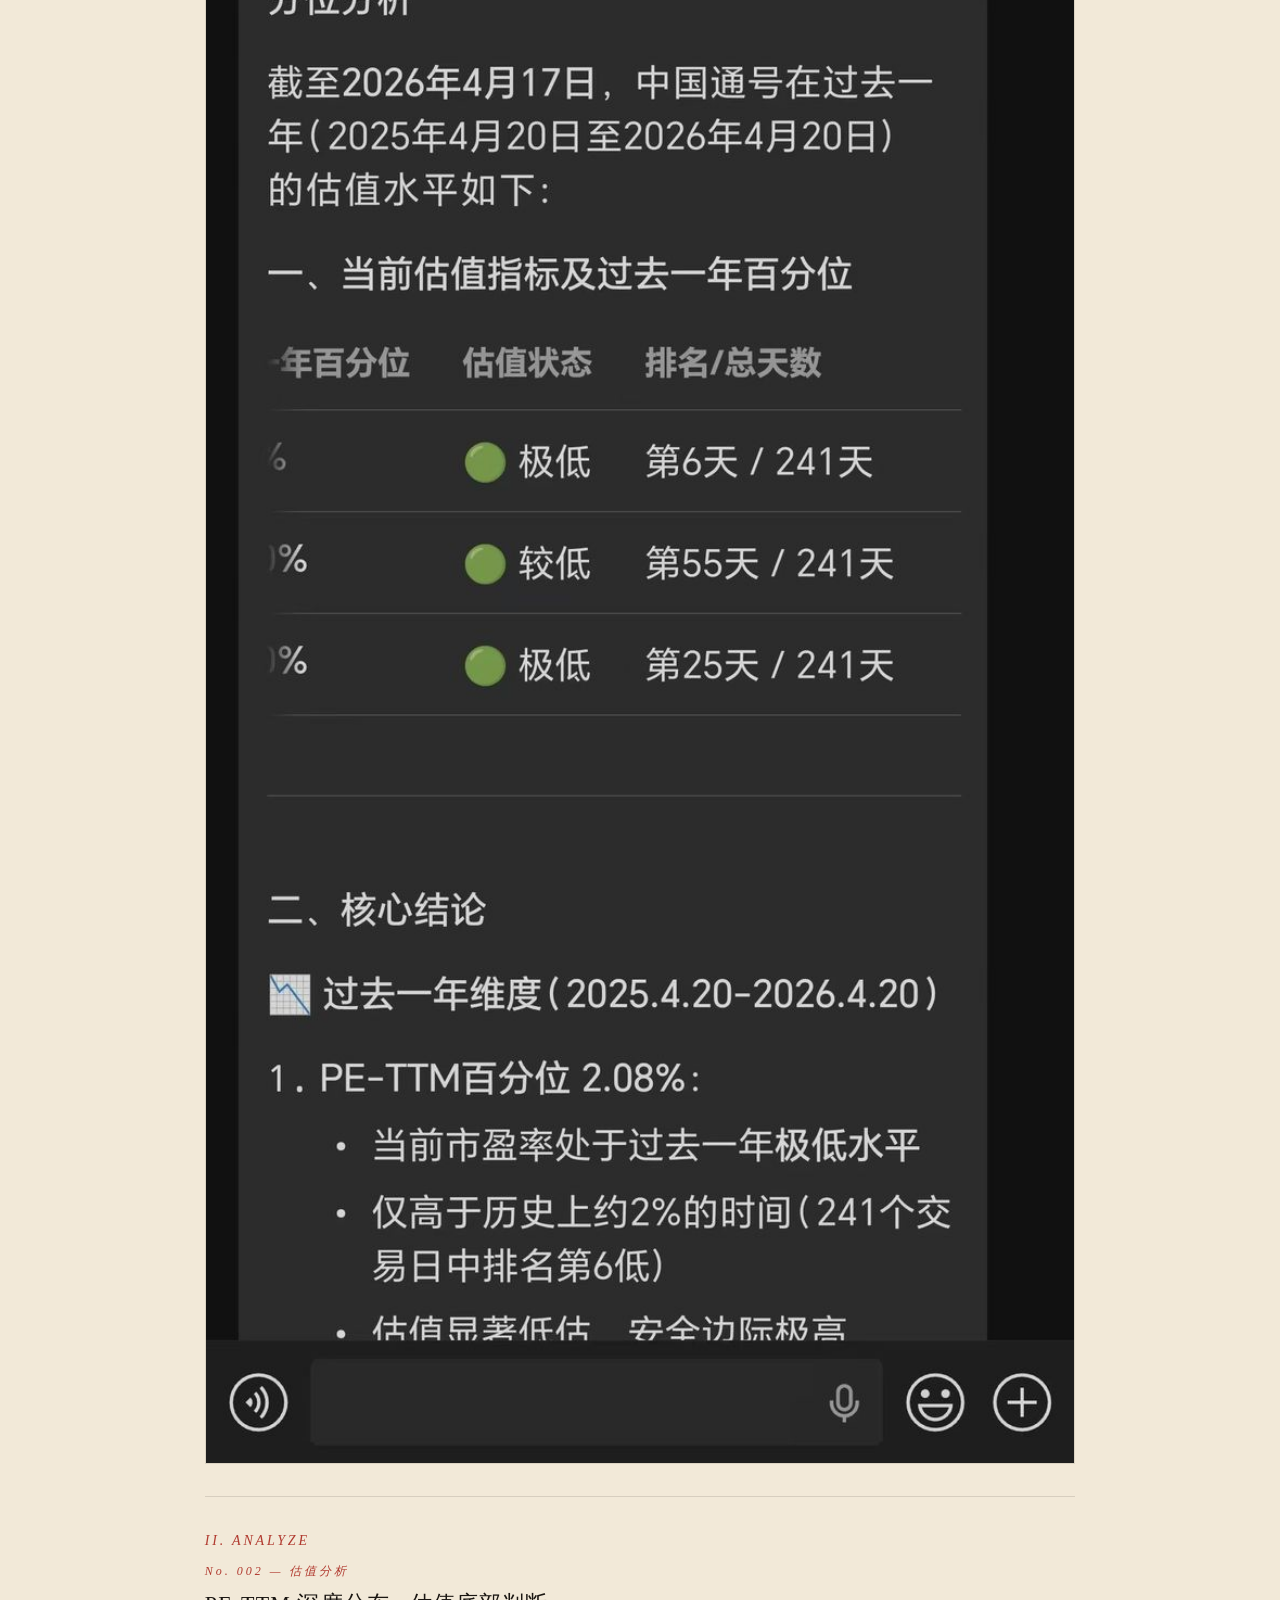
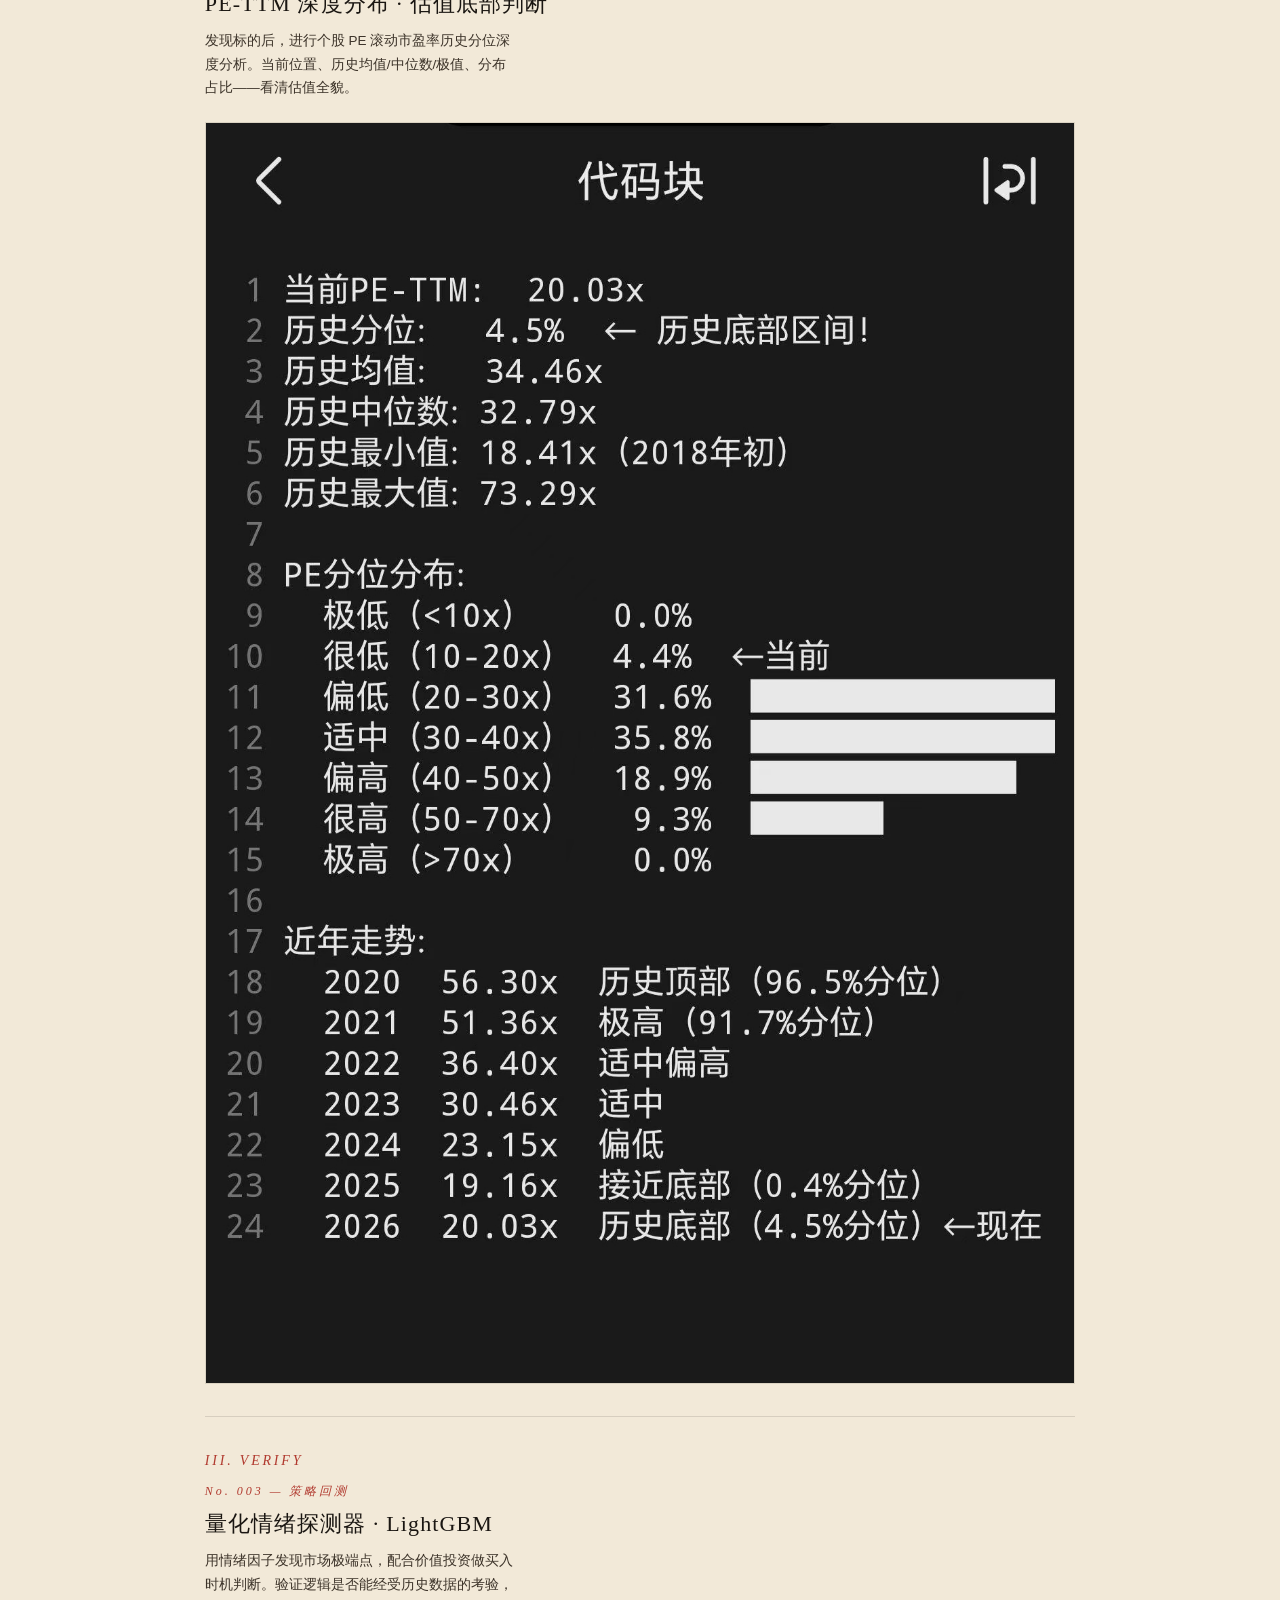
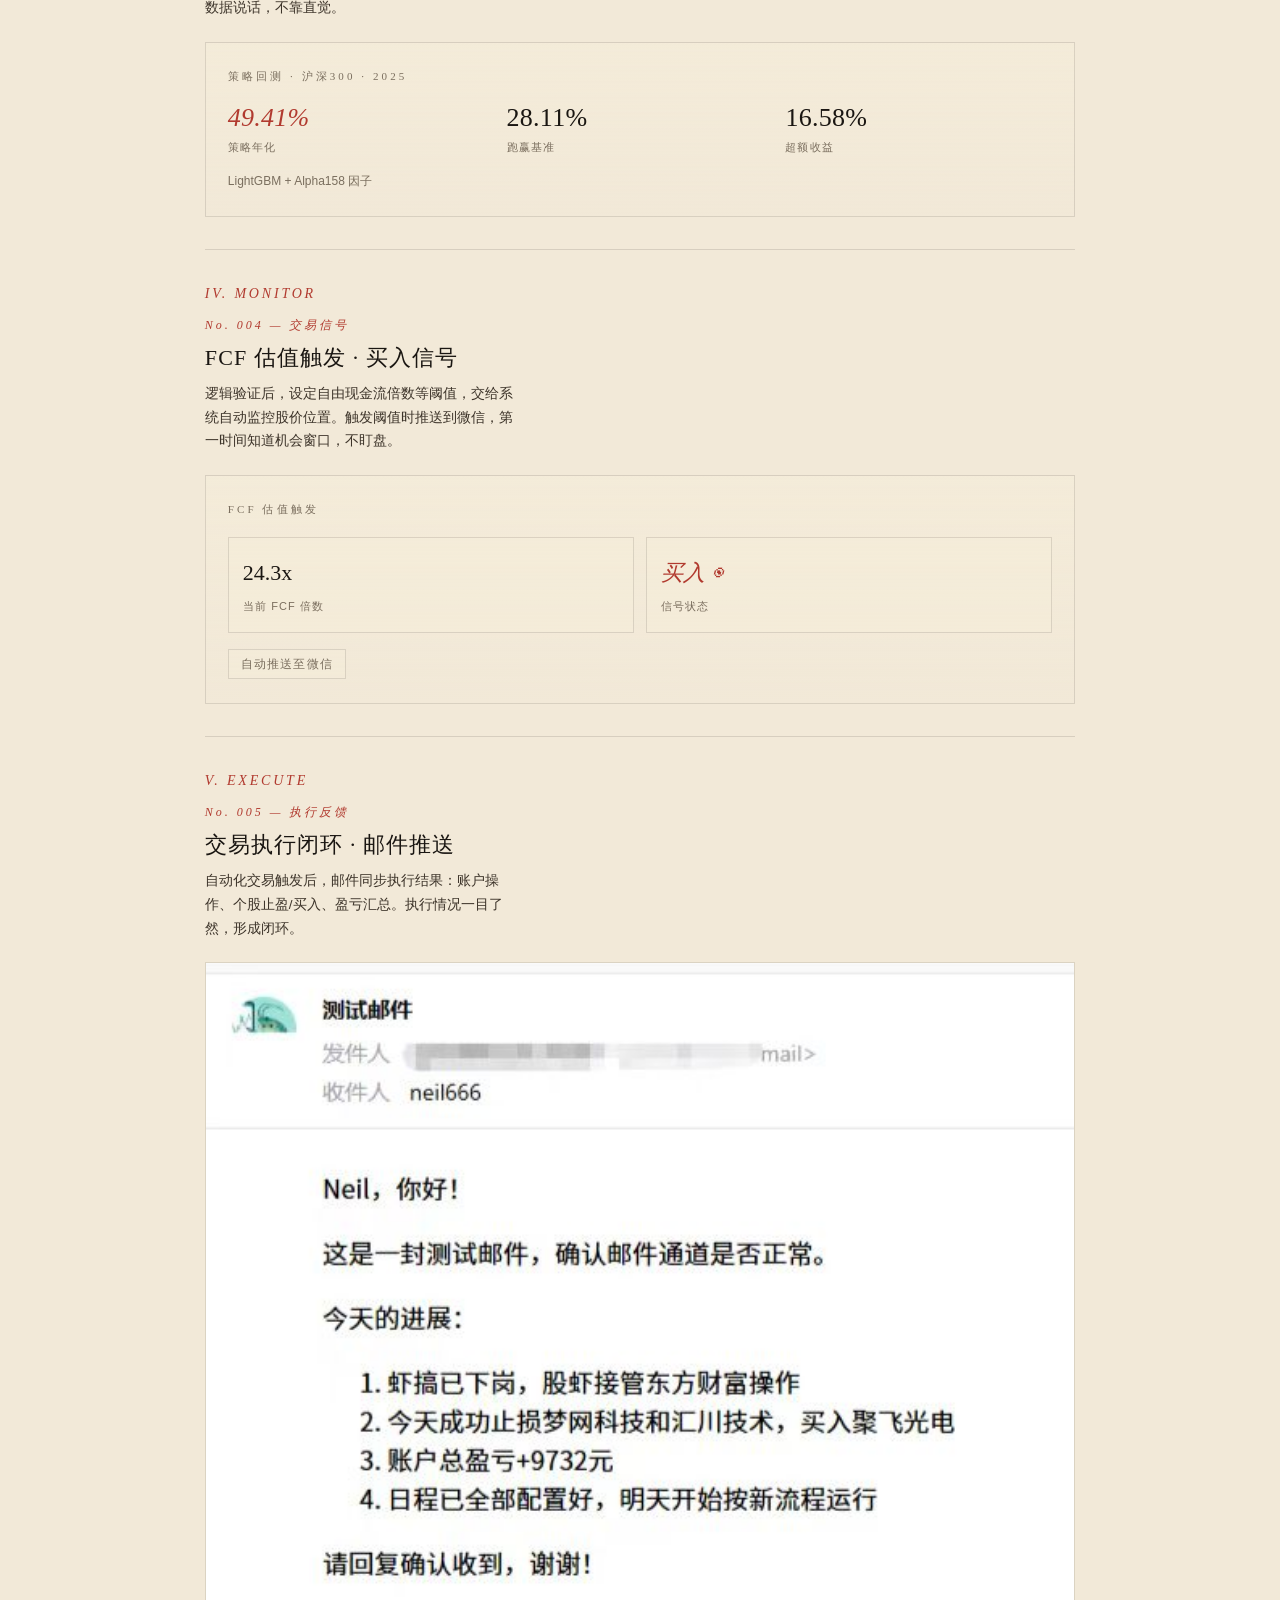
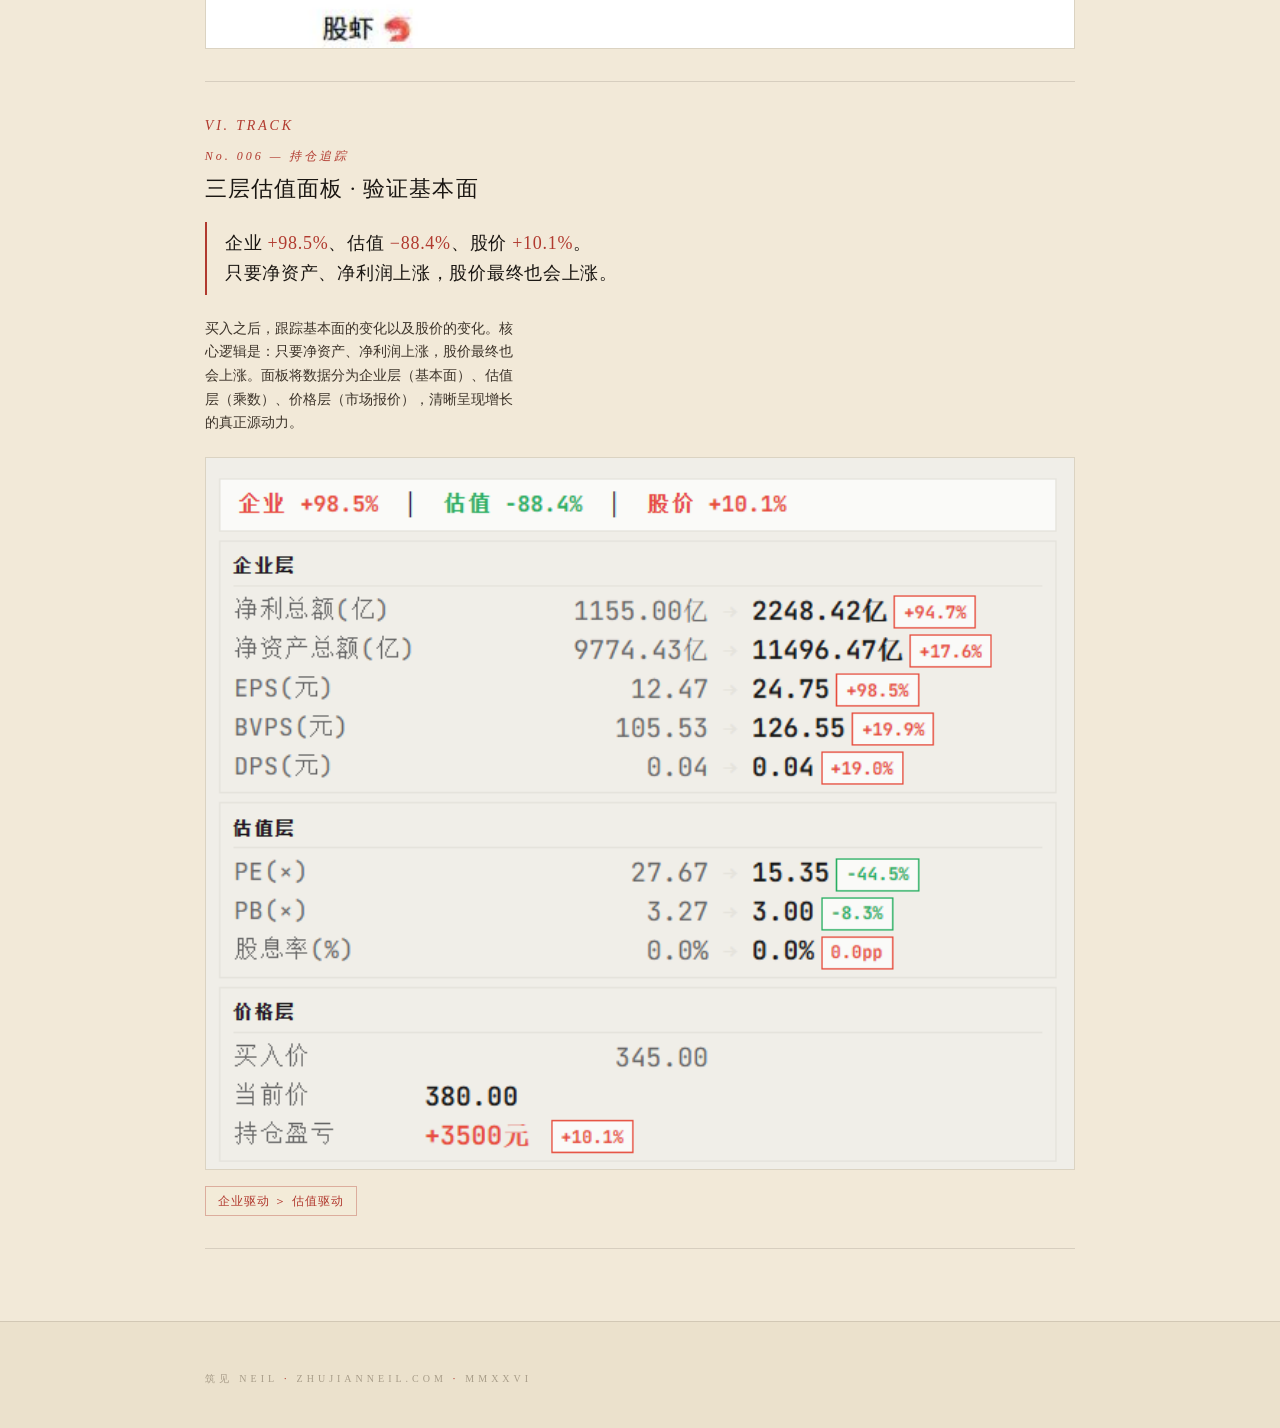
<file: invest.html>
<!DOCTYPE html>
<html lang="zh-CN">
<head>
<!-- Google Tag Manager -->
<script>(function(w,d,s,l,i){w[l]=w[l]||[];w[l].push({'gtm.start':
new Date().getTime(),event:'gtm.js'});var f=d.getElementsByTagName(s)[0],
j=d.createElement(s),dl=l!='dataLayer'?'&l='+l:'';j.async=true;j.src=
'https://www.googletagmanager.com/gtm.js?id='+i+dl;f.parentNode.insertBefore(j,f);
})(window,document,'script','dataLayer','GTM-M53G5WD7');</script>
<!-- End Google Tag Manager -->
<meta charset="UTF-8">
<meta name="viewport" content="width=device-width, initial-scale=1.0, viewport-fit=cover">
<title>投资工具集 · 筑见 Neil</title>
<meta name="description" content="价值投资辅助工具：腾讯FCF倍数卖出纪律、持仓监控系统、量化情绪探测器。">
<link rel="icon" type="image/png" href="favicon.png">
<link rel="stylesheet" href="style.css">
<style>
  /* 投资工作流轨道：一条线上六个圆点 */
  .workflow-rail {
    position: relative;
    margin: 8px 0 56px;
    padding: 0 6px;
  }
  .workflow-rail::before {
    content: "";
    position: absolute;
    top: 7px;
    left: 6px; right: 6px;
    height: 1px;
    background: var(--rule);
  }
  .wf-stops {
    display: grid;
    grid-template-columns: repeat(6, 1fr);
    position: relative;
  }
  .wf-stop {
    display: flex;
    flex-direction: column;
    align-items: flex-start;
    gap: 12px;
    padding-right: 8px;
  }
  .wf-dot {
    width: 11px; height: 11px;
    border-radius: 50%;
    background: var(--paper);
    border: 1px solid var(--seal);
    margin-left: 0;
    position: relative; z-index: 1;
  }
  .wf-dot.filled { background: var(--seal); }
  .wf-roman {
    font-family: "Cormorant Garamond", serif;
    font-style: italic;
    font-size: 11px;
    letter-spacing: 0.22em;
    color: var(--ink-mute);
    text-transform: uppercase;
  }
  .wf-cn {
    font-family: "Songti SC", serif;
    font-size: 14px;
    color: var(--ink);
    letter-spacing: 0.08em;
    margin-top: -6px;
  }
  .wf-en {
    font-family: "Cormorant Garamond", serif;
    font-size: 10px;
    letter-spacing: 0.18em;
    color: var(--ink-dim);
    text-transform: uppercase;
    margin-top: -8px;
  }
  @media (max-width: 640px) {
    .wf-stops { grid-template-columns: repeat(3, 1fr); gap: 24px 0; }
    .workflow-rail::before { display: none; }
  }
  .entry-stage {
    font-family: "Cormorant Garamond", serif;
    font-style: italic;
    font-size: 14px;
    color: var(--seal);
    letter-spacing: 0.2em;
    margin-bottom: 8px;
    text-transform: uppercase;
  }
</style>
</head>
<body>
<!-- Google Tag Manager (noscript) -->
<noscript><iframe src="https://www.googletagmanager.com/ns.html?id=GTM-M53G5WD7" height="0" width="0" style="display:none;visibility:hidden"></iframe></noscript>
<!-- End Google Tag Manager (noscript) -->

<div class="edge-rule"></div>
<div class="edge-stamp">筑 · 见 · ZHUJIAN · MMXXVI</div>

<main>

  <header class="page-header">
    <a href="index.html" class="back-link">← 回到主页</a>
    <span class="page-header-mark">Investment</span>
  </header>

  <section class="page-hero">
    <div class="hero-visual">
      <canvas id="invest-canvas"></canvas>
    </div>
    <div class="page-hero-eyebrow">Investment Tools</div>
    <h1>判断框架的<span class="accent">工具化</span></h1>
    <p class="page-hero-desc">把价值投资的判断逻辑，变成可以自动运行的系统。从发现、分析、验证，到监控、执行与追踪——每一个环节都有工具支撑。</p>
  </section>

  <section class="content">

    <!-- 工作流轨道 -->
    <div class="workflow-rail">
      <div class="wf-stops">
        <a href="#wf-1" class="wf-stop"><span class="wf-dot filled"></span><span><span class="wf-roman">I.</span><div class="wf-cn">发现</div><div class="wf-en">Discover</div></span></a>
        <a href="#wf-2" class="wf-stop"><span class="wf-dot filled"></span><span><span class="wf-roman">II.</span><div class="wf-cn">分析</div><div class="wf-en">Analyze</div></span></a>
        <a href="#wf-3" class="wf-stop"><span class="wf-dot filled"></span><span><span class="wf-roman">III.</span><div class="wf-cn">验证</div><div class="wf-en">Verify</div></span></a>
        <a href="#wf-4" class="wf-stop"><span class="wf-dot filled"></span><span><span class="wf-roman">IV.</span><div class="wf-cn">监控</div><div class="wf-en">Monitor</div></span></a>
        <a href="#wf-5" class="wf-stop"><span class="wf-dot filled"></span><span><span class="wf-roman">V.</span><div class="wf-cn">执行</div><div class="wf-en">Execute</div></span></a>
        <a href="#wf-6" class="wf-stop"><span class="wf-dot filled"></span><span><span class="wf-roman">VI.</span><div class="wf-cn">追踪</div><div class="wf-en">Track</div></span></a>
      </div>
    </div>

    <div class="entry-list">

      <!-- 1. 发现 -->
      <div class="entry" id="wf-1">
        <div class="entry-stage">I. Discover</div>
        <div class="entry-num">No. 001 — 估值查询</div>
        <div class="entry-title">ClawBot · 自然语言查估值</div>
        <div class="entry-desc">在产生投资想法的瞬间，用自然语言问个股估值，秒级返回历史分位、极值对比、核心结论。不需要记公式，一句话搞定。</div>
        <div class="tag-row">
          <span class="tag seal">微信对话 → 即时响应</span>
        </div>
        <div class="image-card">
          <img src="invest-clawbot-800.jpg" alt="ClawBot 估值查询界面">
        </div>
      </div>

      <!-- 2. 分析 -->
      <div class="entry" id="wf-2">
        <div class="entry-stage">II. Analyze</div>
        <div class="entry-num">No. 002 — 估值分析</div>
        <div class="entry-title">PE-TTM 深度分布 · 估值底部判断</div>
        <div class="entry-desc">发现标的后，进行个股 PE 滚动市盈率历史分位深度分析。当前位置、历史均值/中位数/极值、分布占比——看清估值全貌。</div>
        <div class="image-card">
          <img src="invest-PE-new.jpg" alt="PE-TTM 估值分布分析">
        </div>
      </div>

      <!-- 3. 验证 -->
      <div class="entry" id="wf-3">
        <div class="entry-stage">III. Verify</div>
        <div class="entry-num">No. 003 — 策略回测</div>
        <div class="entry-title">量化情绪探测器 · LightGBM</div>
        <div class="entry-desc">用情绪因子发现市场极端点，配合价值投资做买入时机判断。验证逻辑是否能经受历史数据的考验，数据说话，不靠直觉。</div>
        <div class="data-card">
          <div class="data-card-title">策略回测 · 沪深300 · 2025</div>
          <div class="data-grid">
            <div class="data-item">
              <div class="data-value accent">49.41%</div>
              <div class="data-label">策略年化</div>
            </div>
            <div class="data-item">
              <div class="data-value">28.11%</div>
              <div class="data-label">跑赢基准</div>
            </div>
            <div class="data-item">
              <div class="data-value">16.58%</div>
              <div class="data-label">超额收益</div>
            </div>
          </div>
          <div style="margin-top: 16px; font-size: 12px; color: var(--ink-mute);">
            LightGBM + Alpha158 因子
          </div>
        </div>
      </div>

      <!-- 4. 监控 -->
      <div class="entry" id="wf-4">
        <div class="entry-stage">IV. Monitor</div>
        <div class="entry-num">No. 004 — 交易信号</div>
        <div class="entry-title">FCF 估值触发 · 买入信号</div>
        <div class="entry-desc">逻辑验证后，设定自由现金流倍数等阈值，交给系统自动监控股价位置。触发阈值时推送到微信，第一时间知道机会窗口，不盯盘。</div>
        <div class="data-card">
          <div class="data-card-title">FCF 估值触发</div>
          <div class="signal-grid">
            <div class="signal-item">
              <div class="signal-value">24.3x</div>
              <div class="signal-label">当前 FCF 倍数</div>
            </div>
            <div class="signal-item">
              <div class="signal-value buy">买入 ◉</div>
              <div class="signal-label">信号状态</div>
            </div>
          </div>
          <div class="tag-row">
            <span class="tag">自动推送至微信</span>
          </div>
        </div>
      </div>

      <!-- 5. 执行 -->
      <div class="entry" id="wf-5">
        <div class="entry-stage">V. Execute</div>
        <div class="entry-num">No. 005 — 执行反馈</div>
        <div class="entry-title">交易执行闭环 · 邮件推送</div>
        <div class="entry-desc">自动化交易触发后，邮件同步执行结果：账户操作、个股止盈/买入、盈亏汇总。执行情况一目了然，形成闭环。</div>
        <div class="image-card">
          <img src="email-correct.jpg" alt="交易执行反馈邮件">
        </div>
      </div>

      <!-- 6. 追踪 -->
      <div class="entry" id="wf-6">
        <div class="entry-stage">VI. Track</div>
        <div class="entry-num">No. 006 — 持仓追踪</div>
        <div class="entry-title">三层估值面板 · 验证基本面</div>
        <blockquote style="font-family:'Songti SC',serif; font-size:18px; line-height:1.7; color:var(--ink); border-left:2px solid var(--seal); padding:6px 0 6px 18px; margin:18px 0 22px; letter-spacing:0.04em;">
          企业 <span style="color:var(--seal);">+98.5%</span>、估值 <span style="color:var(--seal);">−88.4%</span>、股价 <span style="color:var(--seal);">+10.1%</span>。<br>
          只要净资产、净利润上涨，股价最终也会上涨。
        </blockquote>
        <div class="entry-desc">买入之后，跟踪基本面的变化以及股价的变化。核心逻辑是：只要净资产、净利润上涨，股价最终也会上涨。面板将数据分为企业层（基本面）、估值层（乘数）、价格层（市场报价），清晰呈现增长的真正源动力。</div>
        <div class="image-card">
          <img src="invest-buy-snapshot.png" alt="三层估值面板 · 企业层 / 估值层 / 价格层">
        </div>
        <div class="tag-row">
          <span class="tag seal">企业驱动 ＞ 估值驱动</span>
        </div>
      </div>

    </div>
  </section>

</main>

<footer>
  筑见 NEIL<span class="mark">·</span>ZHUJIANNEIL.COM<span class="mark">·</span>MMXXVI
</footer>

<script async src="//busuanzi.ibruce.info/busuanzi/2.3/busuanzi.pure.mini.js"></script>

<script>
/* Hero visual — a breathing valuation band.
   A price line drawn over a rising value envelope; the two bloom with the
   same breath cadence as the home seal. Feels like a living gauge. */
(function(){
  const cvs = document.getElementById('invest-canvas');
  if (!cvs) return;
  const ctx = cvs.getContext('2d');
  const dpr = Math.min(window.devicePixelRatio || 1, 2);
  let W, H, t0 = performance.now();
  function resize() {
    const r = cvs.getBoundingClientRect();
    W = r.width; H = r.height;
    cvs.width = W * dpr; cvs.height = H * dpr;
    ctx.setTransform(dpr, 0, 0, dpr, 0, 0);
  }
  // precompute price series
  const N = 80;
  const series = [];
  let v = 0.45; // Start near the lower bound of fair value
  for (let i = 0; i < N; i++) {
    // Target value trends up from 0.45 to 0.75 (a solid gain that breaks out above fair value)
    let target = 0.45 + (i/N) * 0.30;
    v += (Math.random() - 0.5) * 0.08 + (target - v) * 0.08;
    series.push(v);
  }
  function draw(now) {
    const t = (now - t0) / 1000;
    requestAnimationFrame(draw);
    ctx.clearRect(0, 0, W, H);
    const cycle = 7;
    const phase = (Math.sin(t * Math.PI * 2 / cycle - Math.PI/2) + 1) / 2;
    const padX = 10, padY = 40;
    const plotW = W - padX*2, plotH = H - padY*2;
    // fair-value envelope — rising band
    ctx.beginPath();
    for (let i = 0; i <= N; i++) {
      const x = padX + (i/N) * plotW;
      const fv = 0.58 + i/N * 0.1;
      const y = padY + (1 - fv) * plotH;
      i === 0 ? ctx.moveTo(x, y) : ctx.lineTo(x, y);
    }
    for (let i = N; i >= 0; i--) {
      const x = padX + (i/N) * plotW;
      const fv = 0.40 + i/N * 0.1;
      const y = padY + (1 - fv) * plotH;
      ctx.lineTo(x, y);
    }
    ctx.closePath();
    const bandGrad = ctx.createLinearGradient(0, padY, 0, padY + plotH);
    bandGrad.addColorStop(0, `rgba(177,58,47,${0.10 + phase * 0.06})`);
    bandGrad.addColorStop(1, `rgba(177,58,47,${0.02})`);
    ctx.fillStyle = bandGrad;
    ctx.fill();
    // gridlines
    ctx.strokeStyle = 'rgba(26,22,18,0.07)';
    ctx.lineWidth = 1;
    for (let g = 0; g <= 4; g++) {
      const y = padY + (g/4) * plotH;
      ctx.beginPath();
      ctx.moveTo(padX, y); ctx.lineTo(W - padX, y);
      ctx.stroke();
    }
    // price line
    ctx.beginPath();
    for (let i = 0; i < N; i++) {
      const x = padX + (i/N) * plotW;
      const y = padY + (1 - series[i]) * plotH;
      i === 0 ? ctx.moveTo(x, y) : ctx.lineTo(x, y);
    }
    ctx.strokeStyle = 'rgba(26,22,18,0.8)';
    ctx.lineWidth = 1.2;
    ctx.stroke();
    // current dot — breathing
    const lastX = padX + plotW;
    const lastY = padY + (1 - series[N-1]) * plotH;
    ctx.beginPath();
    ctx.arc(lastX, lastY, 3 + phase * 2, 0, Math.PI*2);
    ctx.fillStyle = '#b13a2f';
    ctx.fill();
    ctx.beginPath();
    ctx.arc(lastX, lastY, 10 + phase * 10, 0, Math.PI*2);
    ctx.strokeStyle = `rgba(177,58,47,${0.25 * (1 - phase)})`;
    ctx.lineWidth = 0.8;
    ctx.stroke();
    // label
    ctx.fillStyle = 'rgba(26,22,18,0.45)';
    ctx.font = '10px "Songti SC", serif';
    ctx.fillText('FAIR VALUE', padX, padY - 14);
    ctx.textAlign = 'right';
    ctx.fillText('PRICE', W - padX, padY - 14);
    ctx.textAlign = 'left';
  }
  resize();
  window.addEventListener('resize', resize);
  requestAnimationFrame(draw);
})();
</script>

</body>
</html>
</file>
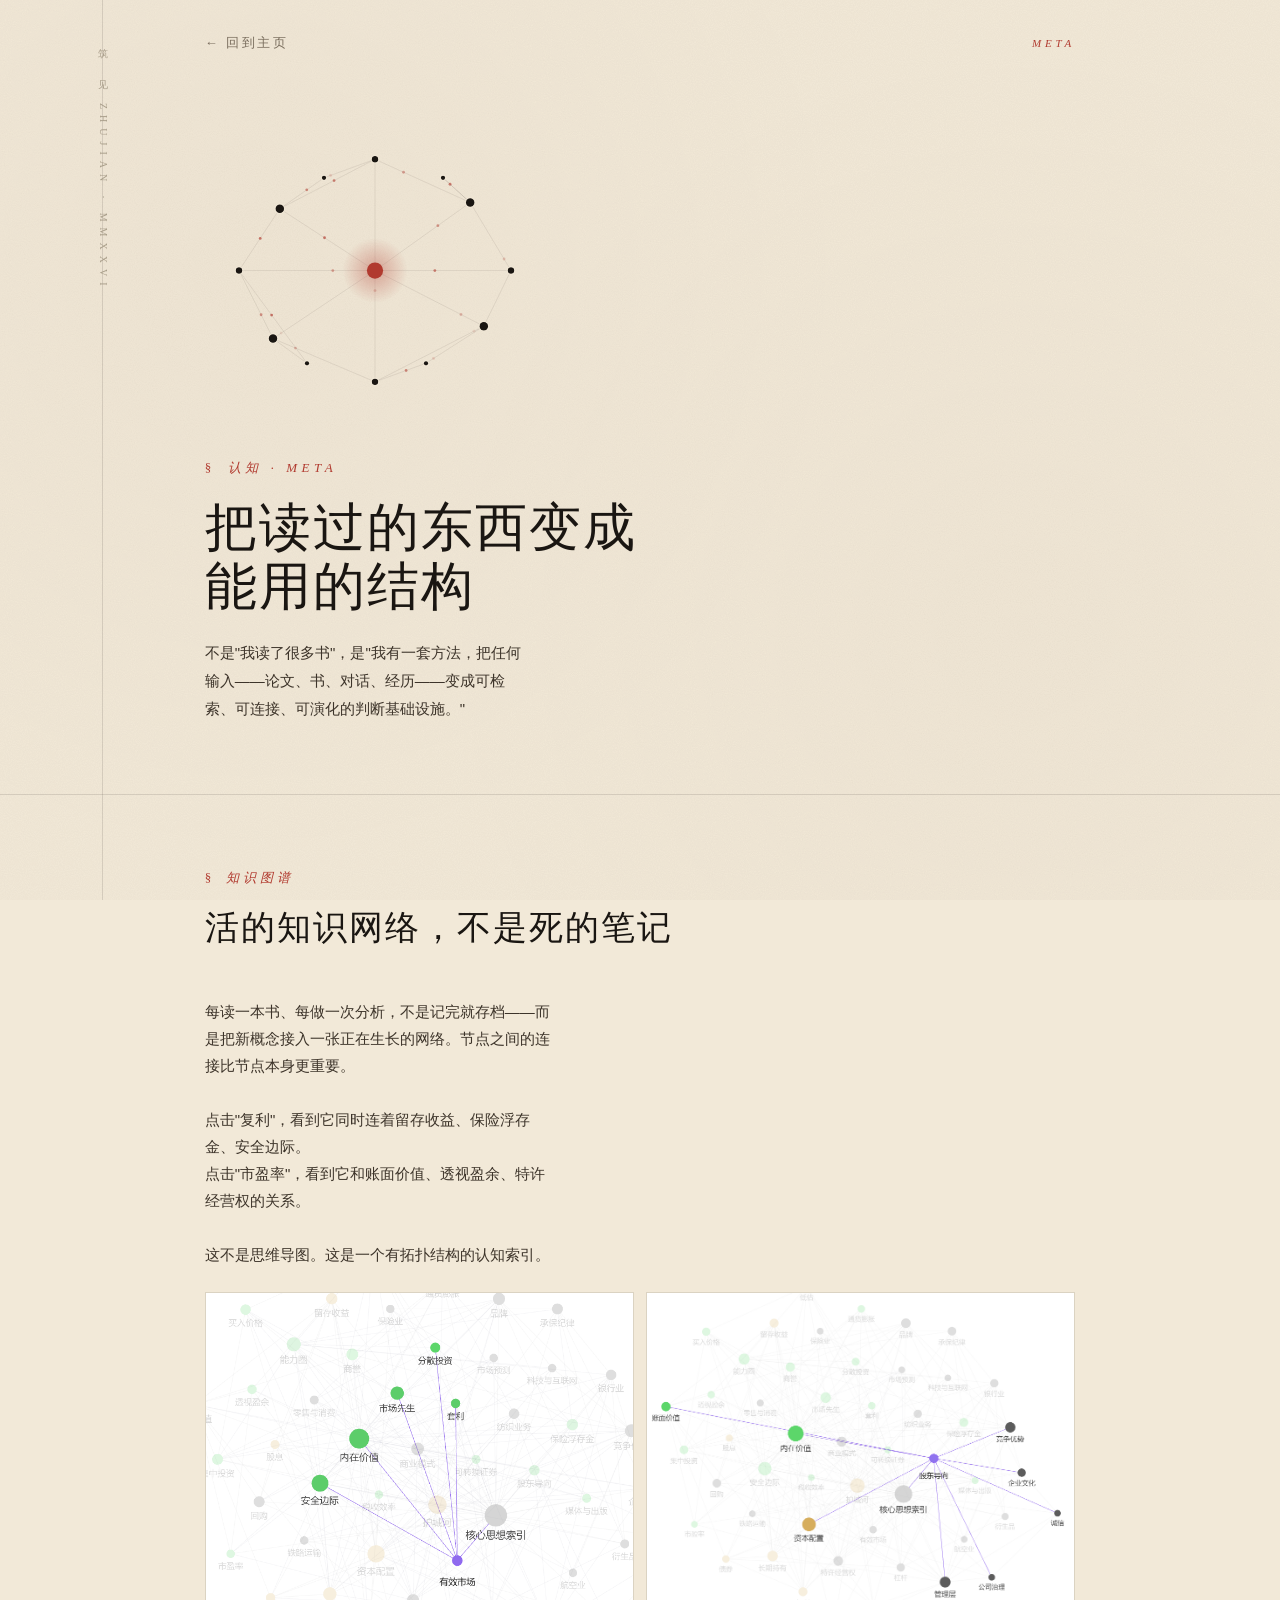
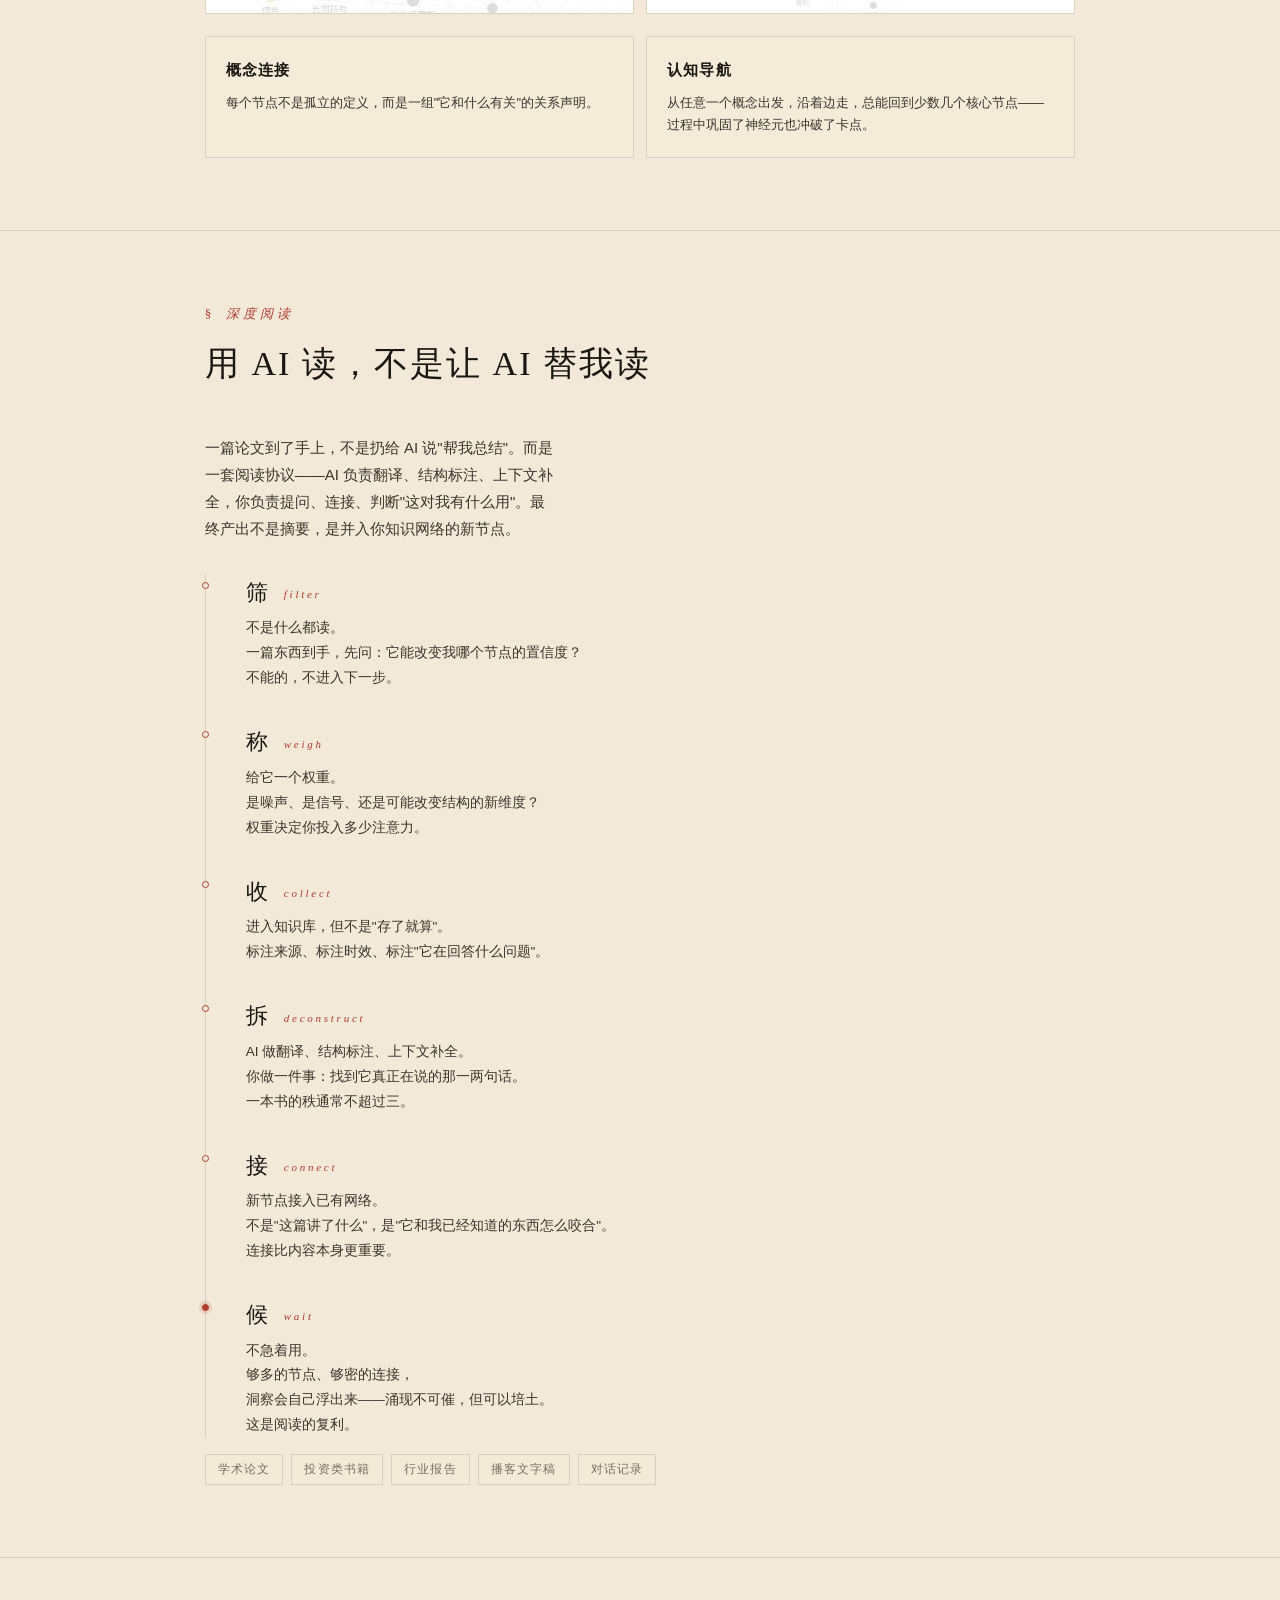
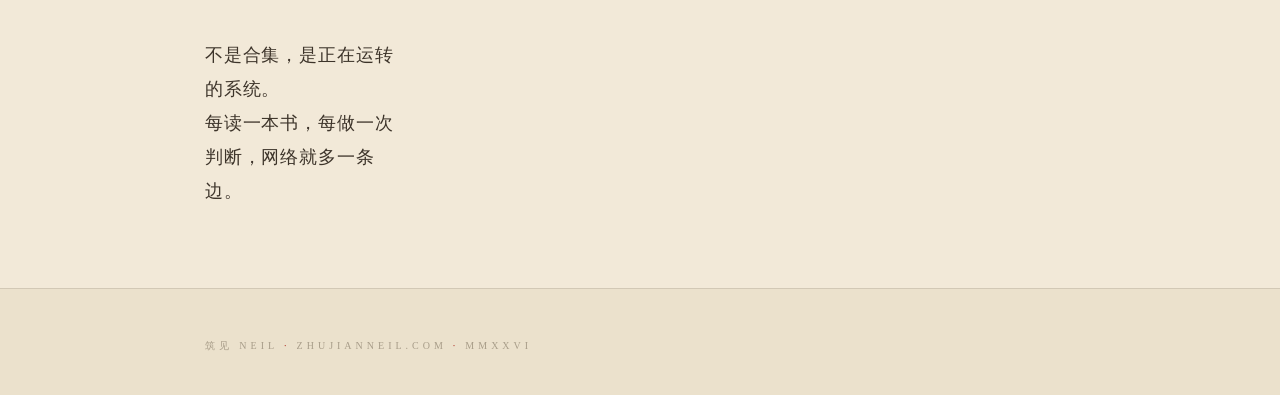
<file: meta-2125fd62.html>
<!DOCTYPE html>
<html lang="zh-CN">
<head>
<!-- Google Tag Manager -->
<script>(function(w,d,s,l,i){w[l]=w[l]||[];w[l].push({'gtm.start':
new Date().getTime(),event:'gtm.js'});var f=d.getElementsByTagName(s)[0],
j=d.createElement(s),dl=l!='dataLayer'?'&l='+l:'';j.async=true;j.src=
'https://www.googletagmanager.com/gtm.js?id='+i+dl;f.parentNode.insertBefore(j,f);
})(window,document,'script','dataLayer','GTM-M53G5WD7');</script>
<!-- End Google Tag Manager -->
<meta charset="UTF-8">
<meta name="viewport" content="width=device-width, initial-scale=1.0, viewport-fit=cover">
<title>认知框架 · 筑见 Neil</title>
<meta name="description" content="知识网络、深度阅读、认知框架。把读过的东西变成能用的结构。">
<link rel="icon" type="image/png" href="favicon.png">
<link rel="stylesheet" href="style.css">
</head>
<body>
<!-- Google Tag Manager (noscript) -->
<noscript><iframe src="https://www.googletagmanager.com/ns.html?id=GTM-M53G5WD7" height="0" width="0" style="display:none;visibility:hidden"></iframe></noscript>
<!-- End Google Tag Manager (noscript) -->

<div class="edge-rule"></div>
<div class="edge-stamp">筑 · 见 · ZHUJIAN · MMXXVI</div>

<main>
  <header class="page-header">
    <a href="index.html" class="back-link">← 回到主页</a>
    <span class="page-header-mark">Meta</span>
  </header>

  <section class="page-hero">
    <div class="hero-visual">
      <canvas id="meta-canvas"></canvas>
    </div>
    <div class="page-hero-eyebrow">认知 · META</div>
    <h1>把读过的东西变成能用的结构</h1>
    <p class="page-hero-desc">不是"我读了很多书"，是"我有一套方法，把任何输入——论文、书、对话、经历——变成可检索、可连接、可演化的判断基础设施。"</p>
  </section>

  <section class="content">
    
    <div class="section-head">
      <div class="section-label">知识图谱</div>
      <h2 class="section-title">活的知识网络，不是死的笔记</h2>
    </div>

    <p style="color: var(--ink-soft); font-size: 15px; max-width: 42ch; margin-bottom: 24px; line-height: 1.8;">每读一本书、每做一次分析，不是记完就存档——而是把新概念接入一张正在生长的网络。节点之间的连接比节点本身更重要。<br><br>点击"复利"，看到它同时连着留存收益、保险浮存金、安全边际。<br>点击"市盈率"，看到它和账面价值、透视盈余、特许经营权的关系。<br><br>这不是思维导图。这是一个有拓扑结构的认知索引。</p>

    <div class="graph-images">
      <img src="graph-compound-v2.jpg" alt="以复利为中心的知识网络" style="aspect-ratio: 4/3; object-fit: cover;">
      <img src="graph-site.jpg" alt="知识网络截图" style="aspect-ratio: 4/3; object-fit: cover;">
    </div>

    <div class="info-cards">
      <div class="info-card">
        <div class="info-card-title">概念连接</div>
        <div class="info-card-text">每个节点不是孤立的定义，而是一组"它和什么有关"的关系声明。</div>
      </div>
      <div class="info-card">
        <div class="info-card-title">认知导航</div>
        <div class="info-card-text">从任意一个概念出发，沿着边走，总能回到少数几个核心节点——过程中巩固了神经元也冲破了卡点。</div>
      </div>
    </div>

  </section>

  <section class="content">

    <div class="section-head">
      <div class="section-label">深度阅读</div>
      <h2 class="section-title">用 AI 读，不是让 AI 替我读</h2>
    </div>

    <p style="color: var(--ink-soft); font-size: 15px; max-width: 42ch; margin-bottom: 32px; line-height: 1.8;">一篇论文到了手上，不是扔给 AI 说"帮我总结"。而是一套阅读协议——AI 负责翻译、结构标注、上下文补全，你负责提问、连接、判断"这对我有什么用"。最终产出不是摘要，是并入你知识网络的新节点。</p>

    <div class="timeline">
      <div class="timeline-step">
        <div class="step-title" data-en="Filter">筛</div>
        <div class="step-desc">不是什么都读。
一篇东西到手，先问：它能改变我哪个节点的置信度？
不能的，不进入下一步。</div>
      </div>
      <div class="timeline-step">
        <div class="step-title" data-en="Weigh">称</div>
        <div class="step-desc">给它一个权重。
是噪声、是信号、还是可能改变结构的新维度？
权重决定你投入多少注意力。</div>
      </div>
      <div class="timeline-step">
        <div class="step-title" data-en="Collect">收</div>
        <div class="step-desc">进入知识库，但不是"存了就算"。
标注来源、标注时效、标注"它在回答什么问题"。</div>
      </div>
      <div class="timeline-step">
        <div class="step-title" data-en="Deconstruct">拆</div>
        <div class="step-desc">AI 做翻译、结构标注、上下文补全。
你做一件事：找到它真正在说的那一两句话。
一本书的秩通常不超过三。</div>
      </div>
      <div class="timeline-step">
        <div class="step-title" data-en="Connect">接</div>
        <div class="step-desc">新节点接入已有网络。
不是"这篇讲了什么"，是"它和我已经知道的东西怎么咬合"。
连接比内容本身更重要。</div>
      </div>
      <div class="timeline-step">
        <div class="step-title" data-en="Wait">候</div>
        <div class="step-desc">不急着用。
够多的节点、够密的连接，
洞察会自己浮出来——涌现不可催，但可以培土。
这是阅读的复利。</div>
      </div>
    </div>

    <div class="tag-row">
      <span class="tag">学术论文</span>
      <span class="tag">投资类书籍</span>
      <span class="tag">行业报告</span>
      <span class="tag">播客文字稿</span>
      <span class="tag">对话记录</span>
    </div>

  </section>

  <div class="closing">
    <p>不是合集，是正在运转的系统。<br>每读一本书，每做一次判断，网络就多一条边。</p>
  </div>

</main>

<footer>
  筑见 NEIL<span class="mark">·</span>ZHUJIANNEIL.COM<span class="mark">·</span>MMXXVI
</footer>

<script>
/* Hero — a living knowledge graph. Nodes breathe; edges pulse with signal. */
(function(){
  const cvs = document.getElementById('meta-canvas');
  if (!cvs) return;
  const ctx = cvs.getContext('2d');
  const dpr = Math.min(window.devicePixelRatio || 1, 2);
  let W, H, t0 = performance.now();
  function resize() {
    const r = cvs.getBoundingClientRect();
    W = r.width; H = r.height;
    cvs.width = W * dpr; cvs.height = H * dpr;
    ctx.setTransform(dpr, 0, 0, dpr, 0, 0);
  }
  // Hand-placed nodes (normalized 0..1)
  const nodes = [
    { x: 0.50, y: 0.50, r: 7, hub: true },     // core
    { x: 0.22, y: 0.30, r: 4 },
    { x: 0.78, y: 0.28, r: 4 },
    { x: 0.82, y: 0.68, r: 4 },
    { x: 0.20, y: 0.72, r: 4 },
    { x: 0.50, y: 0.14, r: 3 },
    { x: 0.50, y: 0.86, r: 3 },
    { x: 0.10, y: 0.50, r: 3 },
    { x: 0.90, y: 0.50, r: 3 },
    { x: 0.35, y: 0.20, r: 2 },
    { x: 0.65, y: 0.80, r: 2 },
    { x: 0.70, y: 0.20, r: 2 },
    { x: 0.30, y: 0.80, r: 2 },
  ];
  // edges by node index (include core=0 hub + peripheral web)
  const edges = [
    [0,1],[0,2],[0,3],[0,4],[0,5],[0,6],[0,7],[0,8],
    [1,5],[2,5],[2,8],[3,8],[3,6],[4,6],[4,7],[1,7],
    [1,9],[2,11],[3,10],[4,12],[9,5],[11,2],[10,6],[12,7]
  ];
  function draw(now) {
    const t = (now - t0) / 1000;
    requestAnimationFrame(draw);
    ctx.clearRect(0, 0, W, H);
    const cycle = 7;
    const phase = (Math.sin(t * Math.PI * 2 / cycle - Math.PI/2) + 1) / 2;
    // edges
    for (let i = 0; i < edges.length; i++) {
      const [a, b] = edges[i];
      const na = nodes[a], nb = nodes[b];
      const ax = na.x * W, ay = na.y * H;
      const bx = nb.x * W, by = nb.y * H;
      // signal pulse travels along each edge
      const pulse = ((t * 0.35 + i * 0.13) % 1);
      ctx.beginPath();
      ctx.moveTo(ax, ay);
      ctx.lineTo(bx, by);
      ctx.strokeStyle = `rgba(26,22,18,${0.10 + phase * 0.06})`;
      ctx.lineWidth = 0.6;
      ctx.stroke();
      // pulse dot
      const px = ax + (bx - ax) * pulse;
      const py = ay + (by - ay) * pulse;
      ctx.beginPath();
      ctx.arc(px, py, 1.4, 0, Math.PI*2);
      ctx.fillStyle = `rgba(177,58,47,${0.7 * (1 - Math.abs(pulse - 0.5)*2)})`;
      ctx.fill();
    }
    // nodes
    for (let i = 0; i < nodes.length; i++) {
      const n = nodes[i];
      const x = n.x * W, y = n.y * H;
      const r = n.r * (1 + (n.hub ? phase * 0.4 : phase * 0.15));
      if (n.hub) {
        const glow = ctx.createRadialGradient(x, y, 0, x, y, r * 4);
        glow.addColorStop(0, `rgba(177,58,47,${0.32 + phase * 0.15})`);
        glow.addColorStop(1, 'rgba(177,58,47,0)');
        ctx.beginPath();
        ctx.arc(x, y, r * 4, 0, Math.PI*2);
        ctx.fillStyle = glow;
        ctx.fill();
      }
      ctx.beginPath();
      ctx.arc(x, y, r, 0, Math.PI*2);
      ctx.fillStyle = n.hub ? '#b13a2f' : '#1a1612';
      ctx.fill();
      if (!n.hub) {
        ctx.beginPath();
        ctx.arc(x, y, r + 0.8, 0, Math.PI*2);
        ctx.strokeStyle = 'rgba(242,233,216,0.8)';
        ctx.lineWidth = 0.8;
        ctx.stroke();
      }
    }
  }
  resize();
  window.addEventListener('resize', resize);
  requestAnimationFrame(draw);
})();
</script>

</body>
</html>
</file>
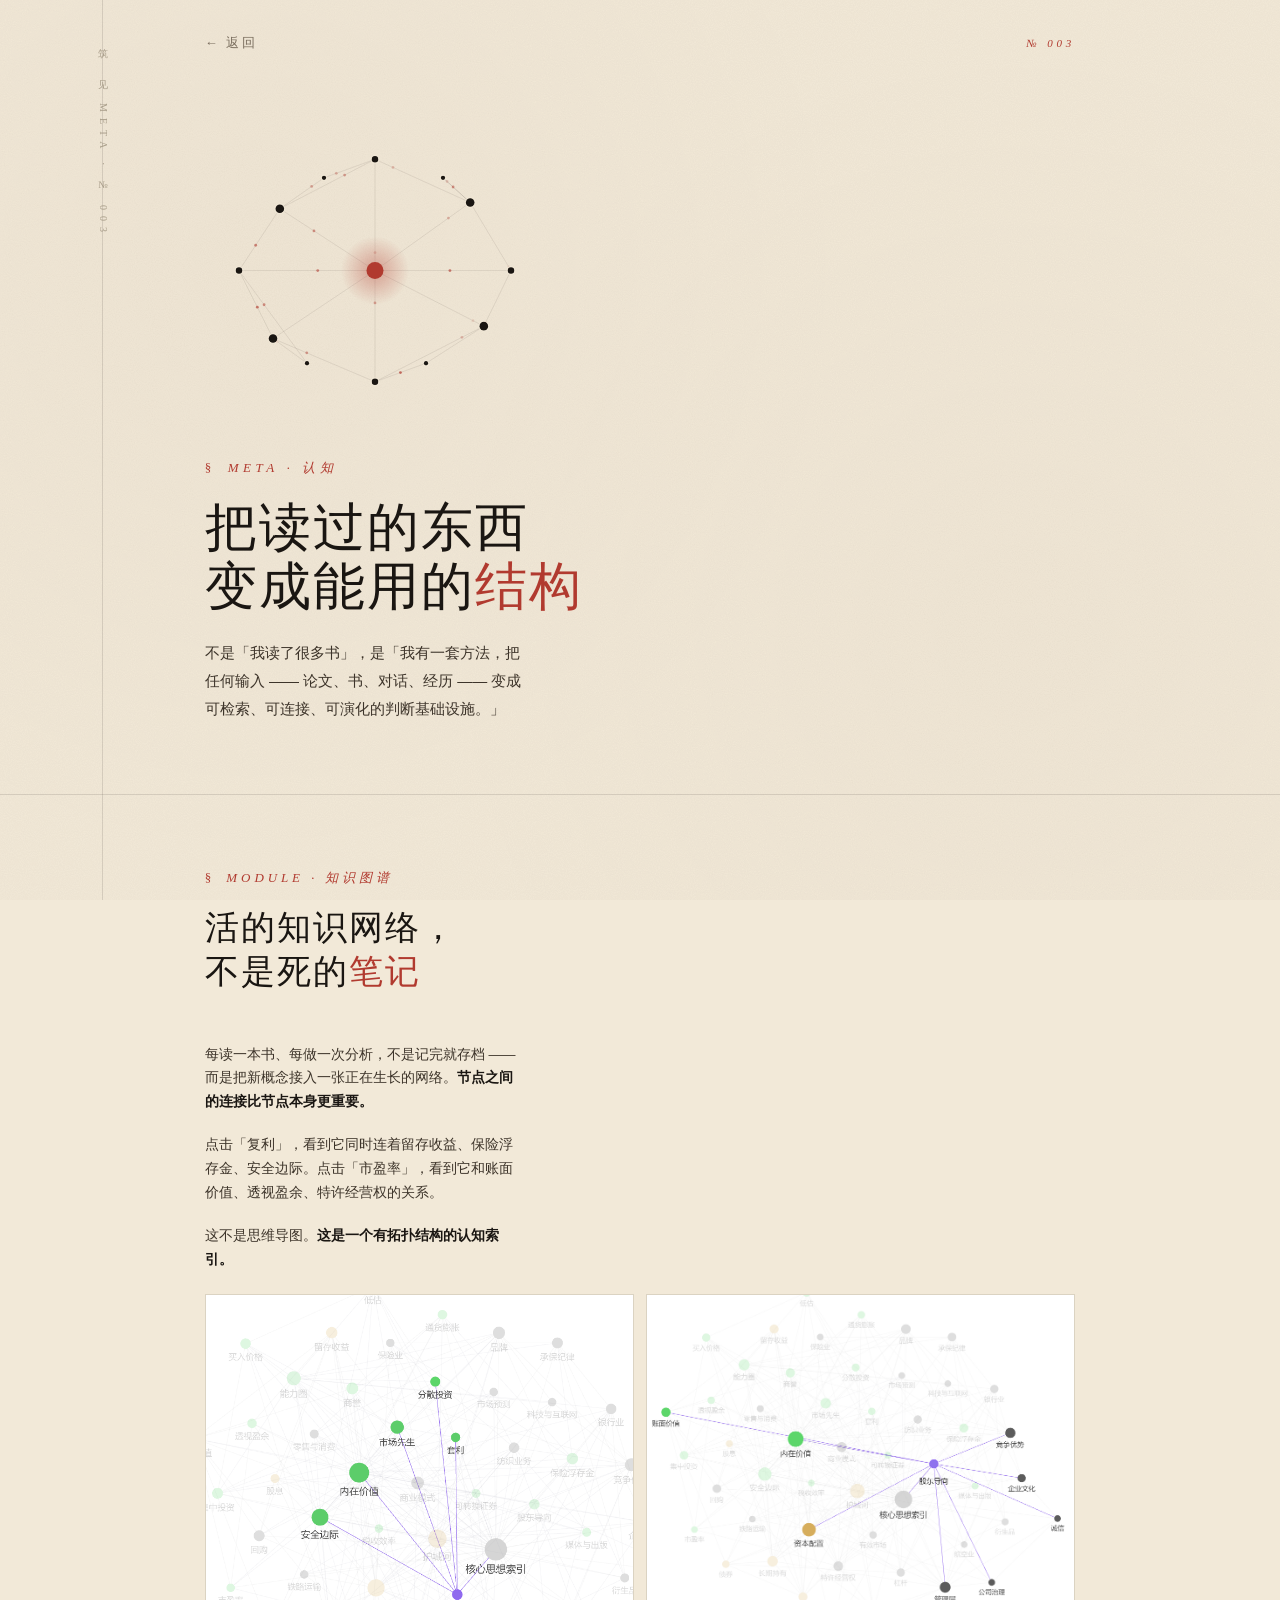
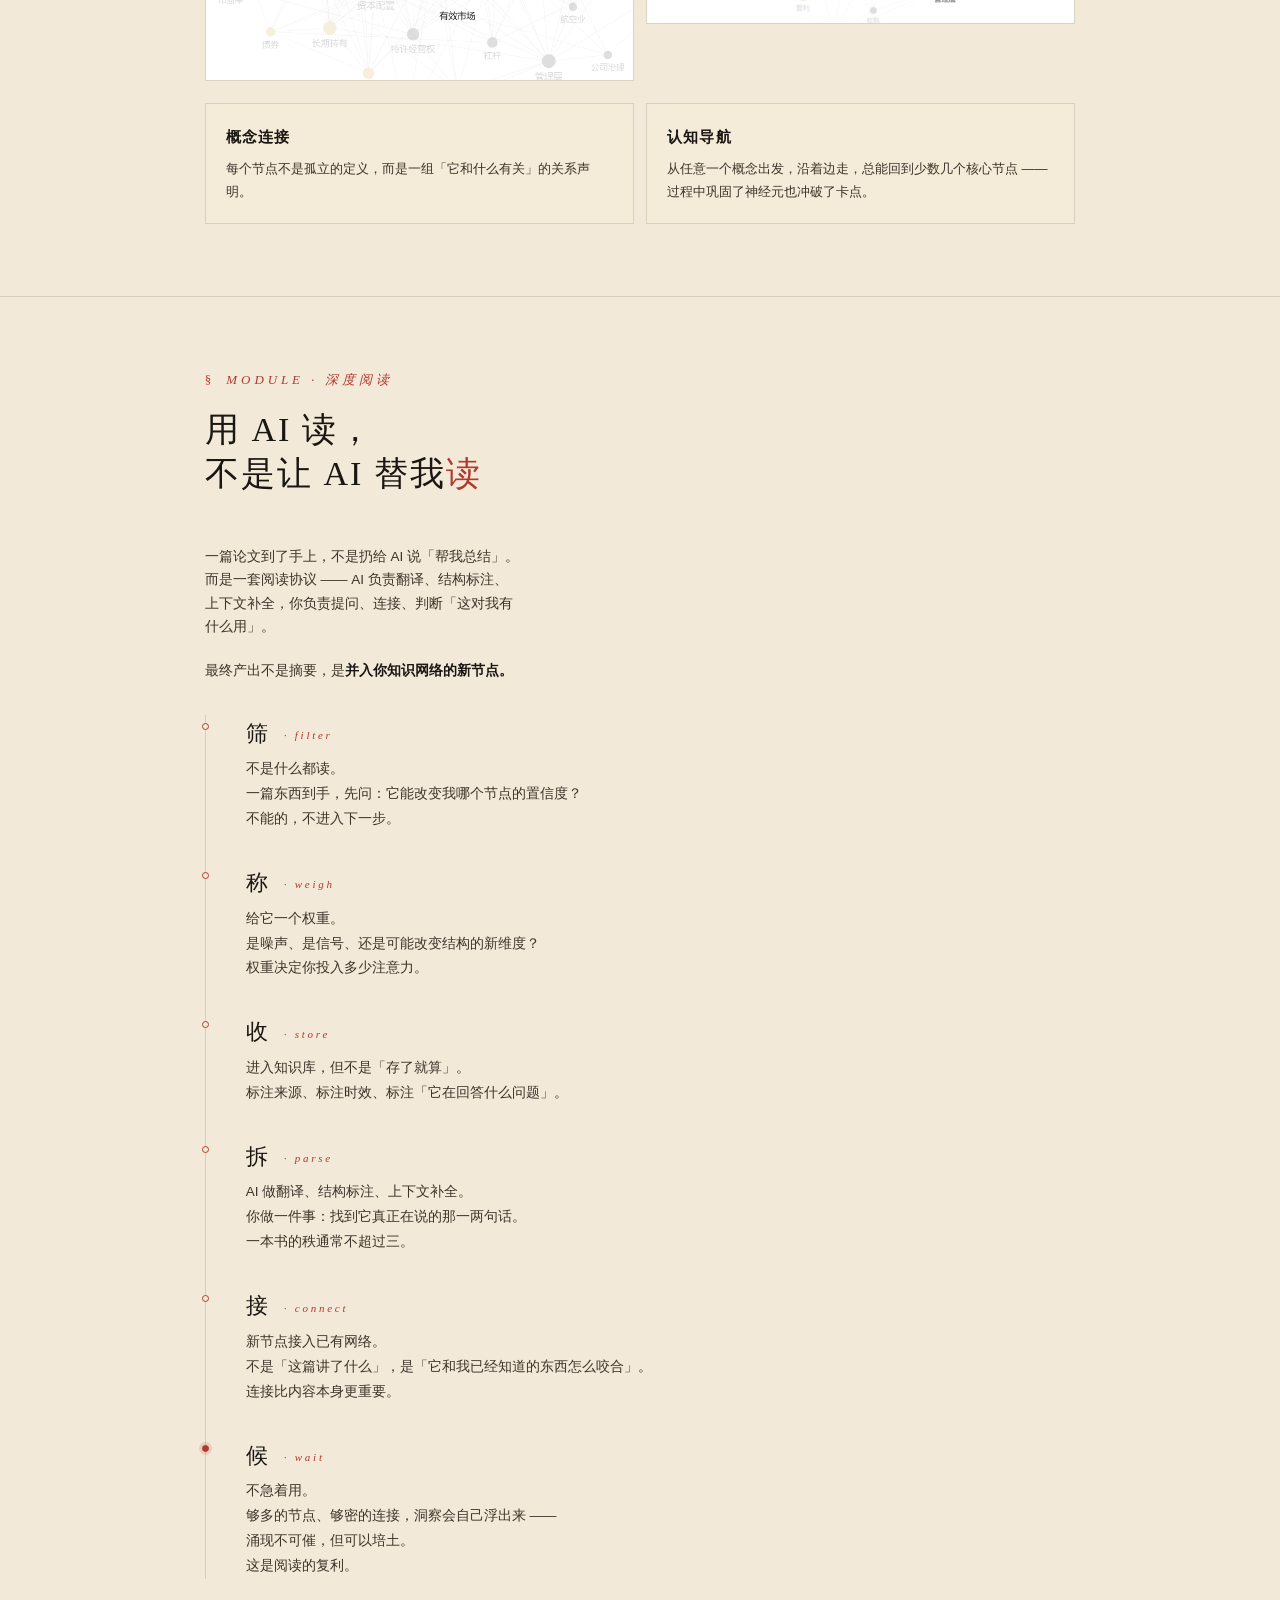
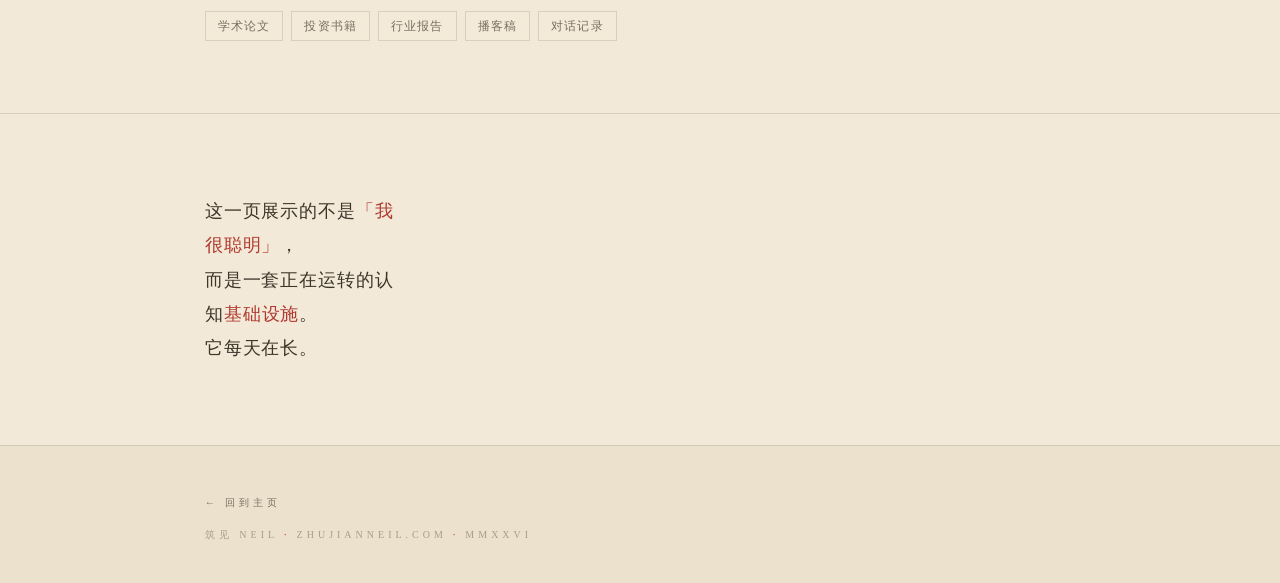
<file: meta-5b9fe1ff.html>
<!DOCTYPE html>
<html lang="zh-CN">
<head>
<meta charset="UTF-8">
<meta name="viewport" content="width=device-width, initial-scale=1.0, viewport-fit=cover">
<title>认知框架 · 筑见 Neil</title>
<meta name="description" content="知识网络、深度阅读、认知框架。把读过的东西变成能用的结构。">
<link rel="icon" type="image/png" href="favicon.png">
<link rel="stylesheet" href="style.css">
</head>
<body>

<div class="edge-rule"></div>
<div class="edge-stamp">筑 · 见 · META · № 003</div>

<header class="page-header">
  <a href="index.html" class="back-link">← 返回</a>
  <span class="page-header-mark">№ 003</span>
</header>

<main>

  <section class="page-hero">
    <div class="hero-visual"><canvas id="meta-canvas"></canvas></div>
    <div class="page-hero-eyebrow">Meta · 认知</div>
    <h1>把读过的东西<br>变成能用的<span class="accent">结构</span></h1>
    <p class="page-hero-desc">不是「我读了很多书」，是「我有一套方法，把任何输入 —— 论文、书、对话、经历 —— 变成可检索、可连接、可演化的判断基础设施。」</p>
  </section>

  <!-- Module 1: 知识网络 -->
  <section class="content">
    <div class="section-head">
      <div class="section-label">Module · 知识图谱</div>
      <h2 class="section-title">活的知识网络，<br>不是死的<span class="accent">笔记</span></h2>
    </div>
    <p class="entry-desc" style="margin-bottom: 20px;">每读一本书、每做一次分析，不是记完就存档 —— 而是把新概念接入一张正在生长的网络。<strong>节点之间的连接比节点本身更重要。</strong></p>
    <p class="entry-desc" style="margin-bottom: 20px;">点击「复利」，看到它同时连着留存收益、保险浮存金、安全边际。点击「市盈率」，看到它和账面价值、透视盈余、特许经营权的关系。</p>
    <p class="entry-desc">这不是思维导图。<strong>这是一个有拓扑结构的认知索引。</strong></p>

    <div class="graph-images">
      <img src="graph-compound-v2.jpg" alt="以复利为中心的知识网络">
      <img src="graph-site.jpg" alt="知识网络截图">
    </div>

    <div class="info-cards">
      <div class="info-card">
        <div class="info-card-title">概念连接</div>
        <div class="info-card-text">每个节点不是孤立的定义，而是一组「它和什么有关」的关系声明。</div>
      </div>
      <div class="info-card">
        <div class="info-card-title">认知导航</div>
        <div class="info-card-text">从任意一个概念出发，沿着边走，总能回到少数几个核心节点 —— 过程中巩固了神经元也冲破了卡点。</div>
      </div>
    </div>
  </section>

  <!-- Module 2: AI 阅读法 -->
  <section class="content">
    <div class="section-head">
      <div class="section-label">Module · 深度阅读</div>
      <h2 class="section-title">用 AI 读，<br>不是让 AI 替我<span class="accent">读</span></h2>
    </div>
    <p class="entry-desc" style="margin-bottom: 20px;">一篇论文到了手上，不是扔给 AI 说「帮我总结」。而是一套阅读协议 —— AI 负责翻译、结构标注、上下文补全，你负责提问、连接、判断「这对我有什么用」。</p>
    <p class="entry-desc">最终产出不是摘要，是<strong>并入你知识网络的新节点。</strong></p>

    <div class="timeline">
      <div class="timeline-step">
        <div class="step-title" data-en="· filter">筛</div>
        <div class="step-desc">不是什么都读。
一篇东西到手，先问：它能改变我哪个节点的置信度？
不能的，不进入下一步。</div>
      </div>
      <div class="timeline-step">
        <div class="step-title" data-en="· weigh">称</div>
        <div class="step-desc">给它一个权重。
是噪声、是信号、还是可能改变结构的新维度？
权重决定你投入多少注意力。</div>
      </div>
      <div class="timeline-step">
        <div class="step-title" data-en="· store">收</div>
        <div class="step-desc">进入知识库，但不是「存了就算」。
标注来源、标注时效、标注「它在回答什么问题」。</div>
      </div>
      <div class="timeline-step">
        <div class="step-title" data-en="· parse">拆</div>
        <div class="step-desc">AI 做翻译、结构标注、上下文补全。
你做一件事：找到它真正在说的那一两句话。
一本书的秩通常不超过三。</div>
      </div>
      <div class="timeline-step">
        <div class="step-title" data-en="· connect">接</div>
        <div class="step-desc">新节点接入已有网络。
不是「这篇讲了什么」，是「它和我已经知道的东西怎么咬合」。
连接比内容本身更重要。</div>
      </div>
      <div class="timeline-step">
        <div class="step-title" data-en="· wait">候</div>
        <div class="step-desc">不急着用。
够多的节点、够密的连接，洞察会自己浮出来 ——
涌现不可催，但可以培土。
这是阅读的复利。</div>
      </div>
    </div>

    <div class="tag-row" style="margin-top: 32px;">
      <span class="tag">学术论文</span>
      <span class="tag">投资书籍</span>
      <span class="tag">行业报告</span>
      <span class="tag">播客稿</span>
      <span class="tag">对话记录</span>
    </div>
  </section>

  <div class="closing">
    <p>这一页展示的不是<span class="accent">「我很聪明」</span>，<br>而是一套正在运转的认知<span class="accent">基础设施</span>。<br>它每天在长。</p>
  </div>

</main>

<footer>
  <a href="index.html">← 回到主页</a>
  <span style="display:block;margin-top:14px;">筑见 NEIL<span class="mark">·</span>ZHUJIANNEIL.COM<span class="mark">·</span>MMXXVI</span>
</footer>

<script>
/* Hero — a living knowledge graph. Nodes breathe; edges pulse with signal. */
(function(){
  const cvs = document.getElementById('meta-canvas');
  if (!cvs) return;
  const ctx = cvs.getContext('2d');
  const dpr = Math.min(window.devicePixelRatio || 1, 2);
  let W, H, t0 = performance.now();
  function resize() {
    const r = cvs.getBoundingClientRect();
    W = r.width; H = r.height;
    cvs.width = W * dpr; cvs.height = H * dpr;
    ctx.setTransform(dpr, 0, 0, dpr, 0, 0);
  }
  // Hand-placed nodes (normalized 0..1)
  const nodes = [
    { x: 0.50, y: 0.50, r: 7, hub: true },     // core
    { x: 0.22, y: 0.30, r: 4 },
    { x: 0.78, y: 0.28, r: 4 },
    { x: 0.82, y: 0.68, r: 4 },
    { x: 0.20, y: 0.72, r: 4 },
    { x: 0.50, y: 0.14, r: 3 },
    { x: 0.50, y: 0.86, r: 3 },
    { x: 0.10, y: 0.50, r: 3 },
    { x: 0.90, y: 0.50, r: 3 },
    { x: 0.35, y: 0.20, r: 2 },
    { x: 0.65, y: 0.80, r: 2 },
    { x: 0.70, y: 0.20, r: 2 },
    { x: 0.30, y: 0.80, r: 2 },
  ];
  // edges by node index (include core=0 hub + peripheral web)
  const edges = [
    [0,1],[0,2],[0,3],[0,4],[0,5],[0,6],[0,7],[0,8],
    [1,5],[2,5],[2,8],[3,8],[3,6],[4,6],[4,7],[1,7],
    [1,9],[2,11],[3,10],[4,12],[9,5],[11,2],[10,6],[12,7]
  ];
  function draw(now) {
    const t = (now - t0) / 1000;
    requestAnimationFrame(draw);
    ctx.clearRect(0, 0, W, H);
    const cycle = 7;
    const phase = (Math.sin(t * Math.PI * 2 / cycle - Math.PI/2) + 1) / 2;
    // edges
    for (let i = 0; i < edges.length; i++) {
      const [a, b] = edges[i];
      const na = nodes[a], nb = nodes[b];
      const ax = na.x * W, ay = na.y * H;
      const bx = nb.x * W, by = nb.y * H;
      // signal pulse travels along each edge
      const pulse = ((t * 0.35 + i * 0.13) % 1);
      ctx.beginPath();
      ctx.moveTo(ax, ay);
      ctx.lineTo(bx, by);
      ctx.strokeStyle = `rgba(26,22,18,${0.10 + phase * 0.06})`;
      ctx.lineWidth = 0.6;
      ctx.stroke();
      // pulse dot
      const px = ax + (bx - ax) * pulse;
      const py = ay + (by - ay) * pulse;
      ctx.beginPath();
      ctx.arc(px, py, 1.4, 0, Math.PI*2);
      ctx.fillStyle = `rgba(177,58,47,${0.7 * (1 - Math.abs(pulse - 0.5)*2)})`;
      ctx.fill();
    }
    // nodes
    for (let i = 0; i < nodes.length; i++) {
      const n = nodes[i];
      const x = n.x * W, y = n.y * H;
      const r = n.r * (1 + (n.hub ? phase * 0.4 : phase * 0.15));
      if (n.hub) {
        const glow = ctx.createRadialGradient(x, y, 0, x, y, r * 4);
        glow.addColorStop(0, `rgba(177,58,47,${0.32 + phase * 0.15})`);
        glow.addColorStop(1, 'rgba(177,58,47,0)');
        ctx.beginPath();
        ctx.arc(x, y, r * 4, 0, Math.PI*2);
        ctx.fillStyle = glow;
        ctx.fill();
      }
      ctx.beginPath();
      ctx.arc(x, y, r, 0, Math.PI*2);
      ctx.fillStyle = n.hub ? '#b13a2f' : '#1a1612';
      ctx.fill();
      if (!n.hub) {
        ctx.beginPath();
        ctx.arc(x, y, r + 0.8, 0, Math.PI*2);
        ctx.strokeStyle = 'rgba(242,233,216,0.8)';
        ctx.lineWidth = 0.8;
        ctx.stroke();
      }
    }
  }
  resize();
  window.addEventListener('resize', resize);
  requestAnimationFrame(draw);
})();
</script>

</body>
</html>
</file>
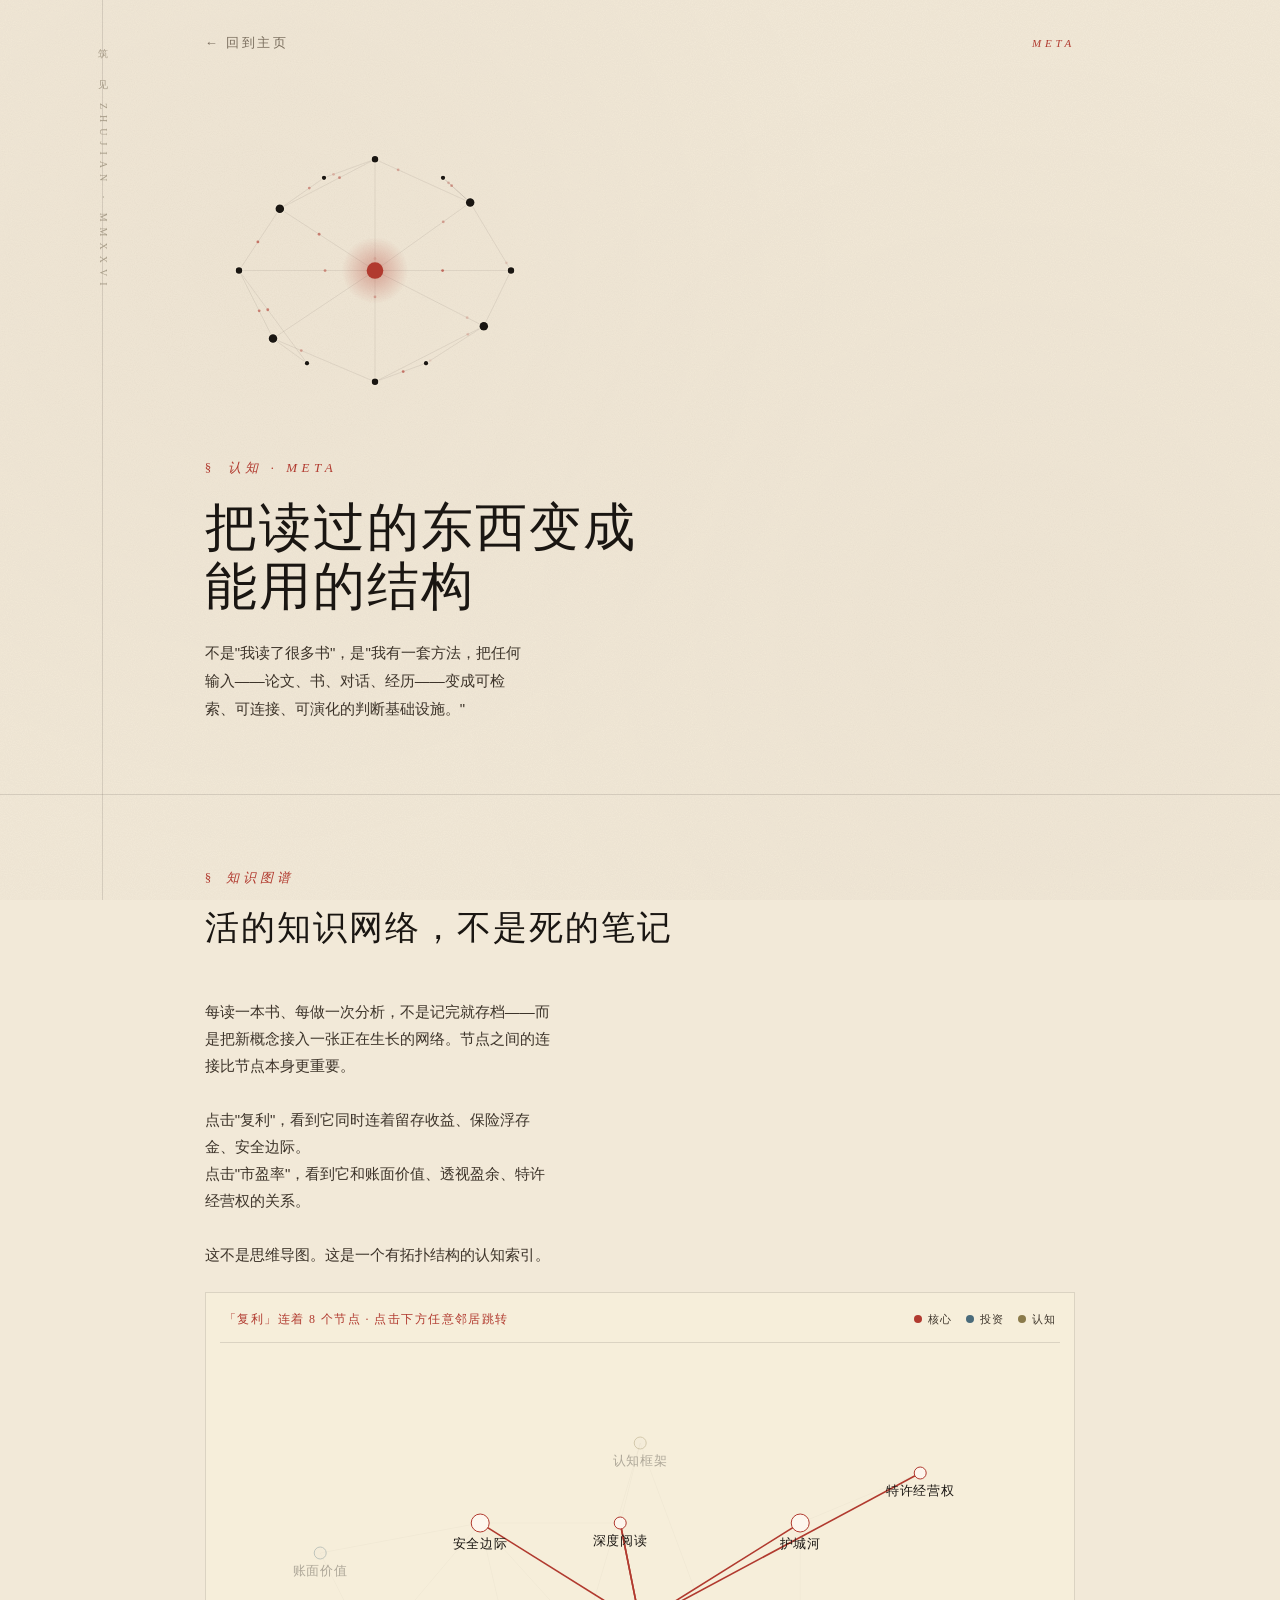
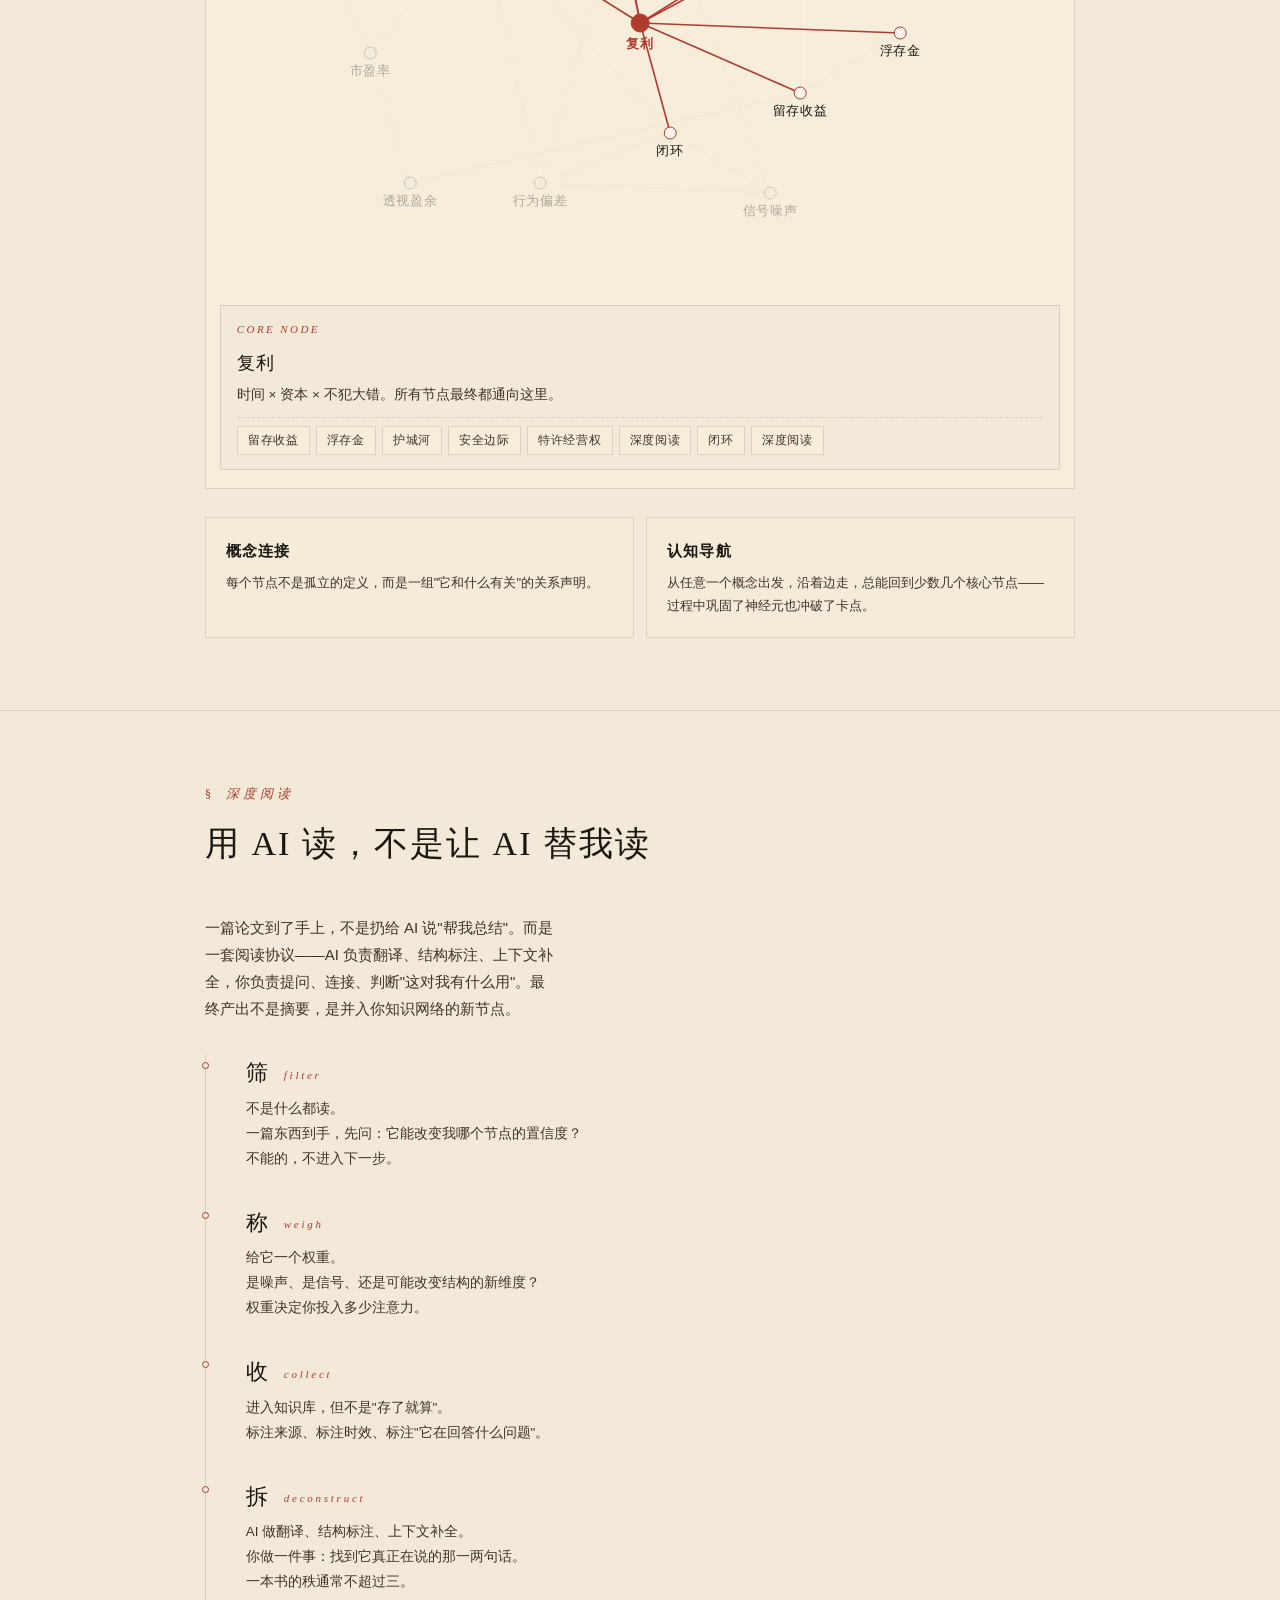
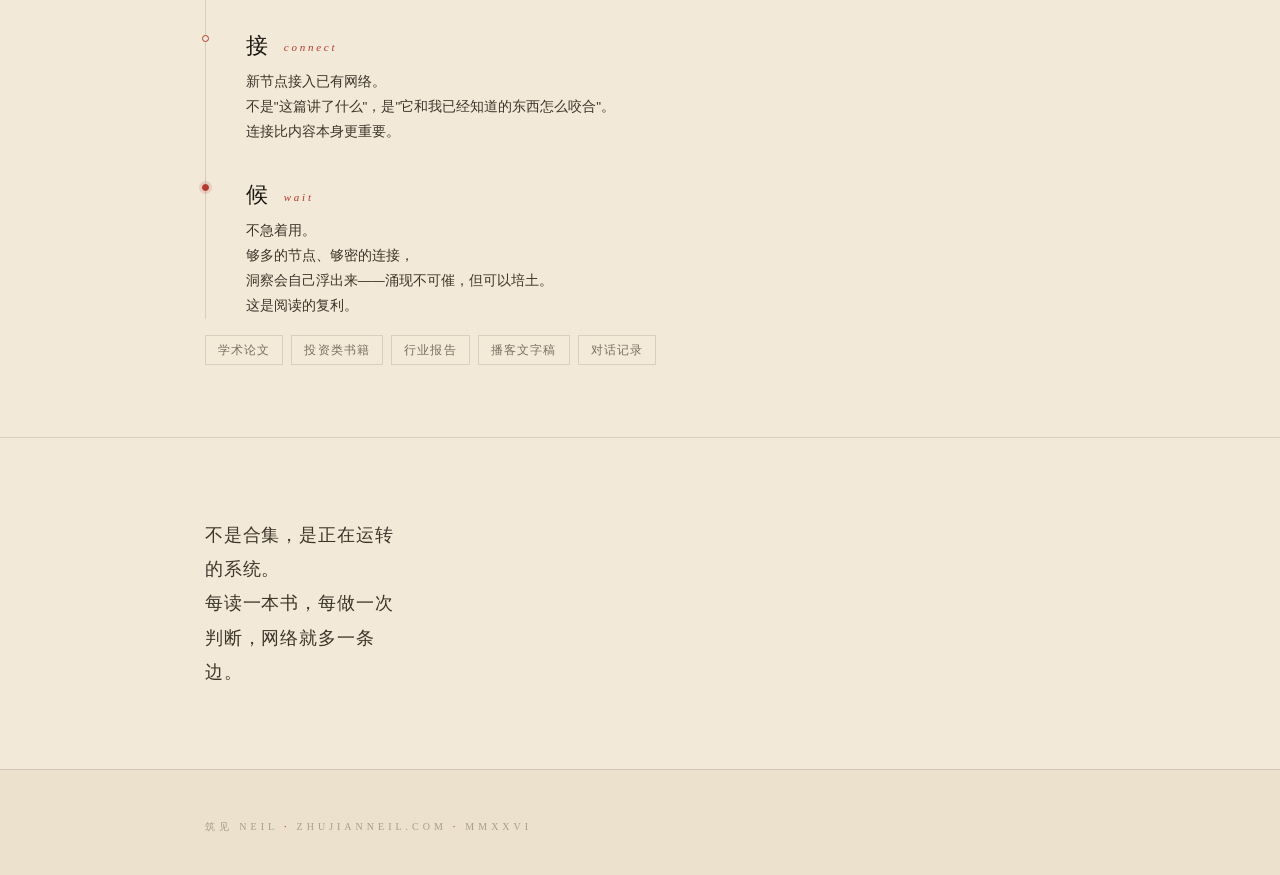
<file: meta.html>
<!DOCTYPE html>
<html lang="zh-CN">
<head>
<!-- Google Tag Manager -->
<script>(function(w,d,s,l,i){w[l]=w[l]||[];w[l].push({'gtm.start':
new Date().getTime(),event:'gtm.js'});var f=d.getElementsByTagName(s)[0],
j=d.createElement(s),dl=l!='dataLayer'?'&l='+l:'';j.async=true;j.src=
'https://www.googletagmanager.com/gtm.js?id='+i+dl;f.parentNode.insertBefore(j,f);
})(window,document,'script','dataLayer','GTM-M53G5WD7');</script>
<!-- End Google Tag Manager -->
<meta charset="UTF-8">
<meta name="viewport" content="width=device-width, initial-scale=1.0, viewport-fit=cover">
<title>认知框架 · 筑见 Neil</title>
<meta name="description" content="知识网络、深度阅读、认知框架。把读过的东西变成能用的结构。">
<link rel="icon" type="image/png" href="favicon.png">
<link rel="stylesheet" href="style.css">
</head>
<body>
<!-- Google Tag Manager (noscript) -->
<noscript><iframe src="https://www.googletagmanager.com/ns.html?id=GTM-M53G5WD7" height="0" width="0" style="display:none;visibility:hidden"></iframe></noscript>
<!-- End Google Tag Manager (noscript) -->

<div class="edge-rule"></div>
<div class="edge-stamp">筑 · 见 · ZHUJIAN · MMXXVI</div>

<main>
  <header class="page-header">
    <a href="index.html" class="back-link">← 回到主页</a>
    <span class="page-header-mark">Meta</span>
  </header>

  <section class="page-hero">
    <div class="hero-visual">
      <canvas id="meta-canvas"></canvas>
    </div>
    <div class="page-hero-eyebrow">认知 · META</div>
    <h1>把读过的东西变成能用的结构</h1>
    <p class="page-hero-desc">不是"我读了很多书"，是"我有一套方法，把任何输入——论文、书、对话、经历——变成可检索、可连接、可演化的判断基础设施。"</p>
  </section>

  <section class="content">
    
    <div class="section-head">
      <div class="section-label">知识图谱</div>
      <h2 class="section-title">活的知识网络，不是死的笔记</h2>
    </div>

    <p style="color: var(--ink-soft); font-size: 15px; max-width: 42ch; margin-bottom: 24px; line-height: 1.8;">每读一本书、每做一次分析，不是记完就存档——而是把新概念接入一张正在生长的网络。节点之间的连接比节点本身更重要。<br><br>点击"复利"，看到它同时连着留存收益、保险浮存金、安全边际。<br>点击"市盈率"，看到它和账面价值、透视盈余、特许经营权的关系。<br><br>这不是思维导图。这是一个有拓扑结构的认知索引。</p>

    <div class="kgraph-wrap">
      <div class="kgraph-meta">
        <div class="kgraph-hint" id="kgraph-hint">点任意节点 · 看它连着什么</div>
        <div class="kgraph-legend"><span class="lg core">核心</span><span class="lg invest">投资</span><span class="lg meta">认知</span></div>
      </div>
      <svg id="kgraph" viewBox="0 0 800 540" role="img" aria-label="知识图谱"></svg>
      <div class="kgraph-detail" id="kgraph-detail">
        <div class="kg-empty">选中节点后，这里显示它的释义与邻居。</div>
      </div>
    </div>
    <style>
      .kgraph-wrap { border: 1px solid var(--rule); background: var(--paper-warm); padding: 14px 14px 18px; margin: 10px 0 28px; }
      .kgraph-meta { display:flex; justify-content:space-between; align-items:baseline; font-family:"Cormorant Garamond",serif; font-style:italic; font-size:11px; letter-spacing:0.22em; color:var(--ink-mute); text-transform:uppercase; padding: 2px 4px 12px; border-bottom: 1px solid var(--rule); margin-bottom: 10px; }
      .kgraph-hint { color: var(--seal); font-style: normal; font-family: "Songti SC", serif; font-size: 12px; letter-spacing: 0.12em; }
      .kgraph-legend { display:flex; gap:14px; }
      .kgraph-legend .lg { display:inline-flex; align-items:center; gap:6px; font-style:normal; font-family:"Songti SC",serif; font-size:11px; letter-spacing:0.1em; color: var(--ink-soft); }
      .kgraph-legend .lg::before { content:""; width:8px; height:8px; border-radius:50%; background: var(--ink-mute); }
      .kgraph-legend .lg.core::before { background: var(--seal); }
      .kgraph-legend .lg.invest::before { background: #4a6b7a; }
      .kgraph-legend .lg.meta::before { background: #8a7a4a; }
      #kgraph { display:block; width:100%; height:auto; max-height: 540px; cursor: default; }
      #kgraph .edge { stroke: var(--rule); stroke-width: 1; transition: stroke 0.3s, stroke-width 0.3s, opacity 0.3s; }
      #kgraph .edge.dim { opacity: 0.18; }
      #kgraph .edge.active { stroke: var(--seal); stroke-width: 1.6; opacity: 1; }
      #kgraph .node circle { fill: var(--paper); stroke: var(--ink-mute); stroke-width: 1; transition: fill 0.25s, stroke 0.25s, r 0.25s; cursor: pointer; }
      #kgraph .node text { font-family: "Songti SC", "STSong", serif; fill: var(--ink); font-size: 13px; letter-spacing: 0.06em; cursor: pointer; pointer-events: none; user-select: none; }
      #kgraph .node.core circle { stroke: var(--seal); fill: #fdf6ed; }
      #kgraph .node.invest circle { stroke: #4a6b7a; }
      #kgraph .node.meta circle { stroke: #8a7a4a; }
      #kgraph .node.dim { opacity: 0.32; }
      #kgraph .node.active circle { fill: var(--seal); stroke: var(--seal); }
      #kgraph .node.active text { fill: var(--seal); font-weight: 600; }
      #kgraph .node.neighbor circle { fill: #fdf6ed; stroke: var(--seal); }
      #kgraph .node:hover circle { stroke: var(--seal); }
      .kgraph-detail { min-height: 96px; padding: 14px 16px; background: var(--paper); border: 1px solid var(--rule); margin-top: 12px; font-size: 13.5px; line-height: 1.75; color: var(--ink-soft); }
      .kg-empty { color: var(--ink-dim); font-family: "Songti SC", serif; letter-spacing: 0.06em; font-size: 13px; }
      .kg-detail-title { font-family: "Songti SC", serif; font-size: 18px; color: var(--ink); letter-spacing: 0.06em; margin-bottom: 4px; }
      .kg-detail-eyebrow { font-family: "Cormorant Garamond", serif; font-style: italic; font-size: 11px; letter-spacing: 0.22em; color: var(--seal); text-transform: uppercase; margin-bottom: 8px; }
      .kg-detail-body { color: var(--ink-soft); margin-bottom: 10px; }
      .kg-detail-edges { display:flex; flex-wrap:wrap; gap:6px; padding-top: 8px; border-top: 1px dashed var(--rule); }
      .kg-edge-chip { font-family:"Songti SC",serif; font-size:12px; letter-spacing:0.06em; padding: 3px 10px; border:1px solid var(--rule); background: var(--paper-warm); color: var(--ink-soft); cursor: pointer; transition: all 0.2s; }
      .kg-edge-chip:hover { border-color: var(--seal); color: var(--seal); }
    </style>
    <script>
    (function(){
      const NODES = [
        // 核心
        { id:"compound", label:"复利", group:"core", x:400, y:270, body:"时间 × 资本 × 不犯大错。所有节点最终都通向这里。" },
        { id:"moat",     label:"护城河", group:"core", x:560, y:170, body:"特许经营权的现代说法。能否在长期保持高 ROE 不被竞争抹平。" },
        { id:"margin",   label:"安全边际", group:"core", x:240, y:170, body:"价格远低于价值。错了不至于死，对了赚得更多。" },
        // 投资
        { id:"retained", label:"留存收益", group:"invest", x:560, y:340, body:"留下来的钱，是不是被用在了能产生超额回报的地方。" },
        { id:"float",    label:"浮存金", group:"invest", x:660, y:280, body:"别人的钱，无息或负息地放在你这。保险公司的核心资产。" },
        { id:"pe",       label:"市盈率", group:"invest", x:130, y:300, body:"价格/盈利。但盈利是真盈利吗？这是入口，不是答案。" },
        { id:"book",     label:"账面价值", group:"invest", x:80,  y:200, body:"清算视角下的下限。和重置成本一起看才有意义。" },
        { id:"throughput", label:"透视盈余", group:"invest", x:170, y:430, body:"把被投公司按持股比例算上的真实盈利。比报表数字更接近真相。" },
        { id:"franchise", label:"特许经营权", group:"invest", x:680, y:120, body:"能涨价不流失客户的能力。护城河的另一个名字。" },
        // 认知
        { id:"frame",    label:"认知框架", group:"meta", x:400, y:90,  body:"看世界的脚手架。框架越清晰，噪声越容易被识别。" },
        { id:"signal",   label:"信号噪声", group:"meta", x:530, y:440, body:"95% 的信息是噪声。问题不是更多信息，是更好的过滤器。" },
        { id:"bias",     label:"行为偏差", group:"meta", x:300, y:430, body:"过度自信、确认偏误、近因效应。市场极端点是它们的合奏。" },
        { id:"reading",  label:"深度阅读", group:"meta", x:380, y:170, body:"用 AI 读，不是让 AI 替我读。每篇文章是网络上多一条边的机会。" },
        { id:"closing",  label:"闭环", group:"meta", x:430, y:380, body:"判断 → 执行 → 反馈 → 修正框架。没有闭环的判断不会进步。" },
      ];
      const EDGES = [
        ["compound","retained"],["compound","float"],["compound","moat"],["compound","margin"],
        ["compound","franchise"],["compound","reading"],["compound","closing"],
        ["moat","franchise"],["moat","retained"],
        ["margin","pe"],["margin","book"],["margin","bias"],
        ["pe","book"],["pe","throughput"],
        ["throughput","retained"],
        ["frame","reading"],["frame","signal"],["frame","bias"],
        ["reading","compound"],["reading","margin"],
        ["signal","bias"],["signal","closing"],
        ["closing","bias"],["closing","margin"],
        ["float","retained"],
      ];

      const svg = document.getElementById("kgraph");
      const detail = document.getElementById("kgraph-detail");
      const hint = document.getElementById("kgraph-hint");
      const ns = "http://www.w3.org/2000/svg";
      const byId = {}; NODES.forEach(n => byId[n.id] = n);
      const adj = {}; NODES.forEach(n => adj[n.id] = []);
      EDGES.forEach(([a,b]) => { adj[a].push(b); adj[b].push(a); });

      // edges
      const edgeEls = {};
      EDGES.forEach(([a,b]) => {
        const A = byId[a], B = byId[b];
        const line = document.createElementNS(ns, "line");
        line.setAttribute("class", "edge");
        line.setAttribute("x1", A.x); line.setAttribute("y1", A.y);
        line.setAttribute("x2", B.x); line.setAttribute("y2", B.y);
        line.dataset.a = a; line.dataset.b = b;
        svg.appendChild(line);
        edgeEls[a+"|"+b] = line;
      });

      // nodes
      const nodeEls = {};
      NODES.forEach(n => {
        const g = document.createElementNS(ns, "g");
        g.setAttribute("class", "node " + n.group);
        g.setAttribute("transform", `translate(${n.x},${n.y})`);
        g.dataset.id = n.id;
        const r = n.group === "core" ? 9 : 6;
        const c = document.createElementNS(ns, "circle");
        c.setAttribute("r", r);
        const t = document.createElementNS(ns, "text");
        t.setAttribute("y", r + 16);
        t.setAttribute("text-anchor", "middle");
        t.textContent = n.label;
        g.appendChild(c); g.appendChild(t);
        g.addEventListener("click", () => select(n.id));
        svg.appendChild(g);
        nodeEls[n.id] = g;
      });

      function clearState() {
        Object.values(nodeEls).forEach(g => g.classList.remove("active","neighbor","dim"));
        Object.values(edgeEls).forEach(e => e.classList.remove("active","dim"));
      }
      function select(id) {
        clearState();
        const node = byId[id];
        const neighbors = new Set(adj[id]);
        Object.entries(nodeEls).forEach(([nid, g]) => {
          if (nid === id) g.classList.add("active");
          else if (neighbors.has(nid)) g.classList.add("neighbor");
          else g.classList.add("dim");
        });
        Object.entries(edgeEls).forEach(([key, e]) => {
          const [a,b] = key.split("|");
          if (a === id || b === id) e.classList.add("active");
          else e.classList.add("dim");
        });
        hint.textContent = "「" + node.label + "」连着 " + adj[id].length + " 个节点 · 点击下方任意邻居跳转";
        const edgesHtml = adj[id].map(nid => `<span class="kg-edge-chip" data-jump="${nid}">${byId[nid].label}</span>`).join("");
        detail.innerHTML = `
          <div class="kg-detail-eyebrow">${node.group === "core" ? "Core Node" : node.group === "invest" ? "Investment" : "Meta"}</div>
          <div class="kg-detail-title">${node.label}</div>
          <div class="kg-detail-body">${node.body}</div>
          <div class="kg-detail-edges">${edgesHtml}</div>
        `;
        detail.querySelectorAll("[data-jump]").forEach(el => {
          el.addEventListener("click", () => select(el.dataset.jump));
        });
      }
      // start with compound highlighted softly
      select("compound");
    })();
    </script>

    <div class="info-cards">
      <div class="info-card">
        <div class="info-card-title">概念连接</div>
        <div class="info-card-text">每个节点不是孤立的定义，而是一组"它和什么有关"的关系声明。</div>
      </div>
      <div class="info-card">
        <div class="info-card-title">认知导航</div>
        <div class="info-card-text">从任意一个概念出发，沿着边走，总能回到少数几个核心节点——过程中巩固了神经元也冲破了卡点。</div>
      </div>
    </div>

  </section>

  <section class="content">

    <div class="section-head">
      <div class="section-label">深度阅读</div>
      <h2 class="section-title">用 AI 读，不是让 AI 替我读</h2>
    </div>

    <p style="color: var(--ink-soft); font-size: 15px; max-width: 42ch; margin-bottom: 32px; line-height: 1.8;">一篇论文到了手上，不是扔给 AI 说"帮我总结"。而是一套阅读协议——AI 负责翻译、结构标注、上下文补全，你负责提问、连接、判断"这对我有什么用"。最终产出不是摘要，是并入你知识网络的新节点。</p>

    <div class="timeline">
      <div class="timeline-step">
        <div class="step-title" data-en="Filter">筛</div>
        <div class="step-desc">不是什么都读。
一篇东西到手，先问：它能改变我哪个节点的置信度？
不能的，不进入下一步。</div>
      </div>
      <div class="timeline-step">
        <div class="step-title" data-en="Weigh">称</div>
        <div class="step-desc">给它一个权重。
是噪声、是信号、还是可能改变结构的新维度？
权重决定你投入多少注意力。</div>
      </div>
      <div class="timeline-step">
        <div class="step-title" data-en="Collect">收</div>
        <div class="step-desc">进入知识库，但不是"存了就算"。
标注来源、标注时效、标注"它在回答什么问题"。</div>
      </div>
      <div class="timeline-step">
        <div class="step-title" data-en="Deconstruct">拆</div>
        <div class="step-desc">AI 做翻译、结构标注、上下文补全。
你做一件事：找到它真正在说的那一两句话。
一本书的秩通常不超过三。</div>
      </div>
      <div class="timeline-step">
        <div class="step-title" data-en="Connect">接</div>
        <div class="step-desc">新节点接入已有网络。
不是"这篇讲了什么"，是"它和我已经知道的东西怎么咬合"。
连接比内容本身更重要。</div>
      </div>
      <div class="timeline-step">
        <div class="step-title" data-en="Wait">候</div>
        <div class="step-desc">不急着用。
够多的节点、够密的连接，
洞察会自己浮出来——涌现不可催，但可以培土。
这是阅读的复利。</div>
      </div>
    </div>

    <div class="tag-row">
      <span class="tag">学术论文</span>
      <span class="tag">投资类书籍</span>
      <span class="tag">行业报告</span>
      <span class="tag">播客文字稿</span>
      <span class="tag">对话记录</span>
    </div>

  </section>

  <div class="closing">
    <p>不是合集，是正在运转的系统。<br>每读一本书，每做一次判断，网络就多一条边。</p>
  </div>

</main>

<footer>
  筑见 NEIL<span class="mark">·</span>ZHUJIANNEIL.COM<span class="mark">·</span>MMXXVI
</footer>

<script>
/* Hero — a living knowledge graph. Nodes breathe; edges pulse with signal. */
(function(){
  const cvs = document.getElementById('meta-canvas');
  if (!cvs) return;
  const ctx = cvs.getContext('2d');
  const dpr = Math.min(window.devicePixelRatio || 1, 2);
  let W, H, t0 = performance.now();
  function resize() {
    const r = cvs.getBoundingClientRect();
    W = r.width; H = r.height;
    cvs.width = W * dpr; cvs.height = H * dpr;
    ctx.setTransform(dpr, 0, 0, dpr, 0, 0);
  }
  // Hand-placed nodes (normalized 0..1)
  const nodes = [
    { x: 0.50, y: 0.50, r: 7, hub: true },     // core
    { x: 0.22, y: 0.30, r: 4 },
    { x: 0.78, y: 0.28, r: 4 },
    { x: 0.82, y: 0.68, r: 4 },
    { x: 0.20, y: 0.72, r: 4 },
    { x: 0.50, y: 0.14, r: 3 },
    { x: 0.50, y: 0.86, r: 3 },
    { x: 0.10, y: 0.50, r: 3 },
    { x: 0.90, y: 0.50, r: 3 },
    { x: 0.35, y: 0.20, r: 2 },
    { x: 0.65, y: 0.80, r: 2 },
    { x: 0.70, y: 0.20, r: 2 },
    { x: 0.30, y: 0.80, r: 2 },
  ];
  // edges by node index (include core=0 hub + peripheral web)
  const edges = [
    [0,1],[0,2],[0,3],[0,4],[0,5],[0,6],[0,7],[0,8],
    [1,5],[2,5],[2,8],[3,8],[3,6],[4,6],[4,7],[1,7],
    [1,9],[2,11],[3,10],[4,12],[9,5],[11,2],[10,6],[12,7]
  ];
  function draw(now) {
    const t = (now - t0) / 1000;
    requestAnimationFrame(draw);
    ctx.clearRect(0, 0, W, H);
    const cycle = 7;
    const phase = (Math.sin(t * Math.PI * 2 / cycle - Math.PI/2) + 1) / 2;
    // edges
    for (let i = 0; i < edges.length; i++) {
      const [a, b] = edges[i];
      const na = nodes[a], nb = nodes[b];
      const ax = na.x * W, ay = na.y * H;
      const bx = nb.x * W, by = nb.y * H;
      // signal pulse travels along each edge
      const pulse = ((t * 0.35 + i * 0.13) % 1);
      ctx.beginPath();
      ctx.moveTo(ax, ay);
      ctx.lineTo(bx, by);
      ctx.strokeStyle = `rgba(26,22,18,${0.10 + phase * 0.06})`;
      ctx.lineWidth = 0.6;
      ctx.stroke();
      // pulse dot
      const px = ax + (bx - ax) * pulse;
      const py = ay + (by - ay) * pulse;
      ctx.beginPath();
      ctx.arc(px, py, 1.4, 0, Math.PI*2);
      ctx.fillStyle = `rgba(177,58,47,${0.7 * (1 - Math.abs(pulse - 0.5)*2)})`;
      ctx.fill();
    }
    // nodes
    for (let i = 0; i < nodes.length; i++) {
      const n = nodes[i];
      const x = n.x * W, y = n.y * H;
      const r = n.r * (1 + (n.hub ? phase * 0.4 : phase * 0.15));
      if (n.hub) {
        const glow = ctx.createRadialGradient(x, y, 0, x, y, r * 4);
        glow.addColorStop(0, `rgba(177,58,47,${0.32 + phase * 0.15})`);
        glow.addColorStop(1, 'rgba(177,58,47,0)');
        ctx.beginPath();
        ctx.arc(x, y, r * 4, 0, Math.PI*2);
        ctx.fillStyle = glow;
        ctx.fill();
      }
      ctx.beginPath();
      ctx.arc(x, y, r, 0, Math.PI*2);
      ctx.fillStyle = n.hub ? '#b13a2f' : '#1a1612';
      ctx.fill();
      if (!n.hub) {
        ctx.beginPath();
        ctx.arc(x, y, r + 0.8, 0, Math.PI*2);
        ctx.strokeStyle = 'rgba(242,233,216,0.8)';
        ctx.lineWidth = 0.8;
        ctx.stroke();
      }
    }
  }
  resize();
  window.addEventListener('resize', resize);
  requestAnimationFrame(draw);
})();
</script>

</body>
</html>
</file>
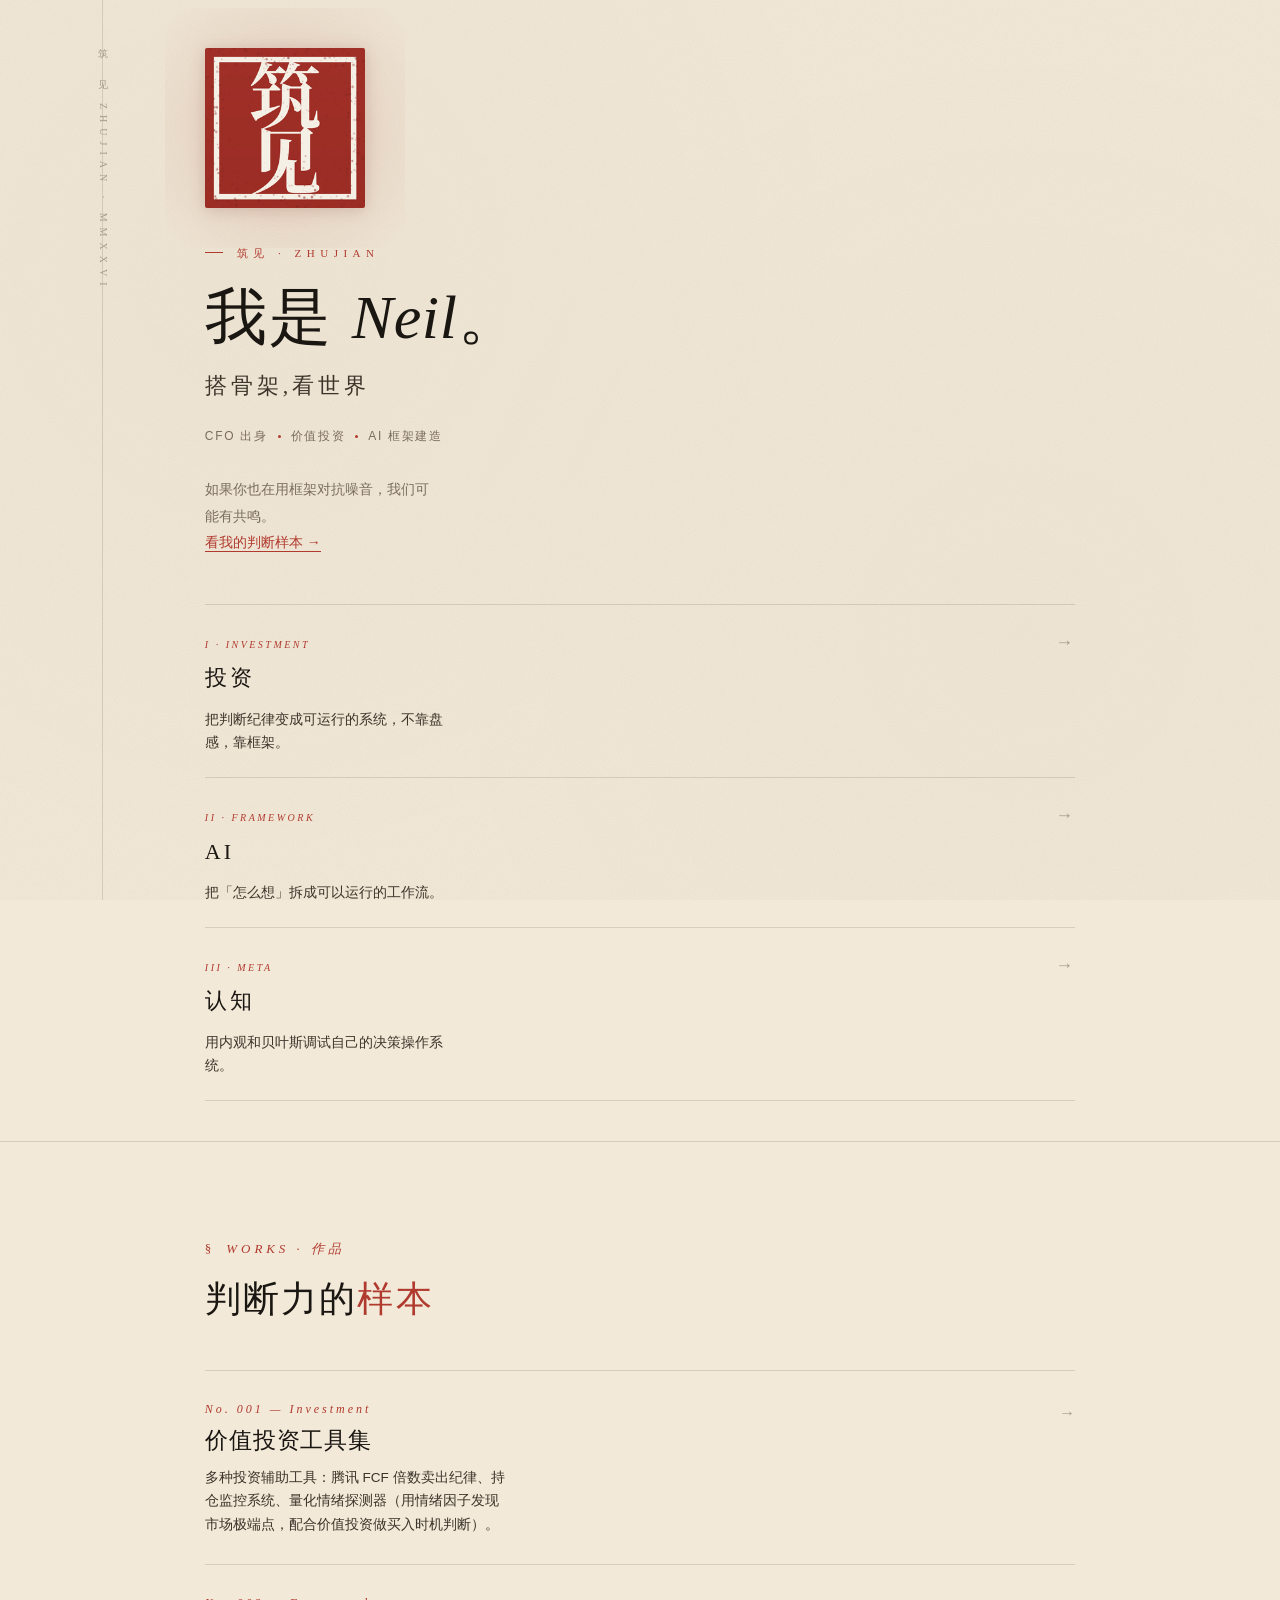
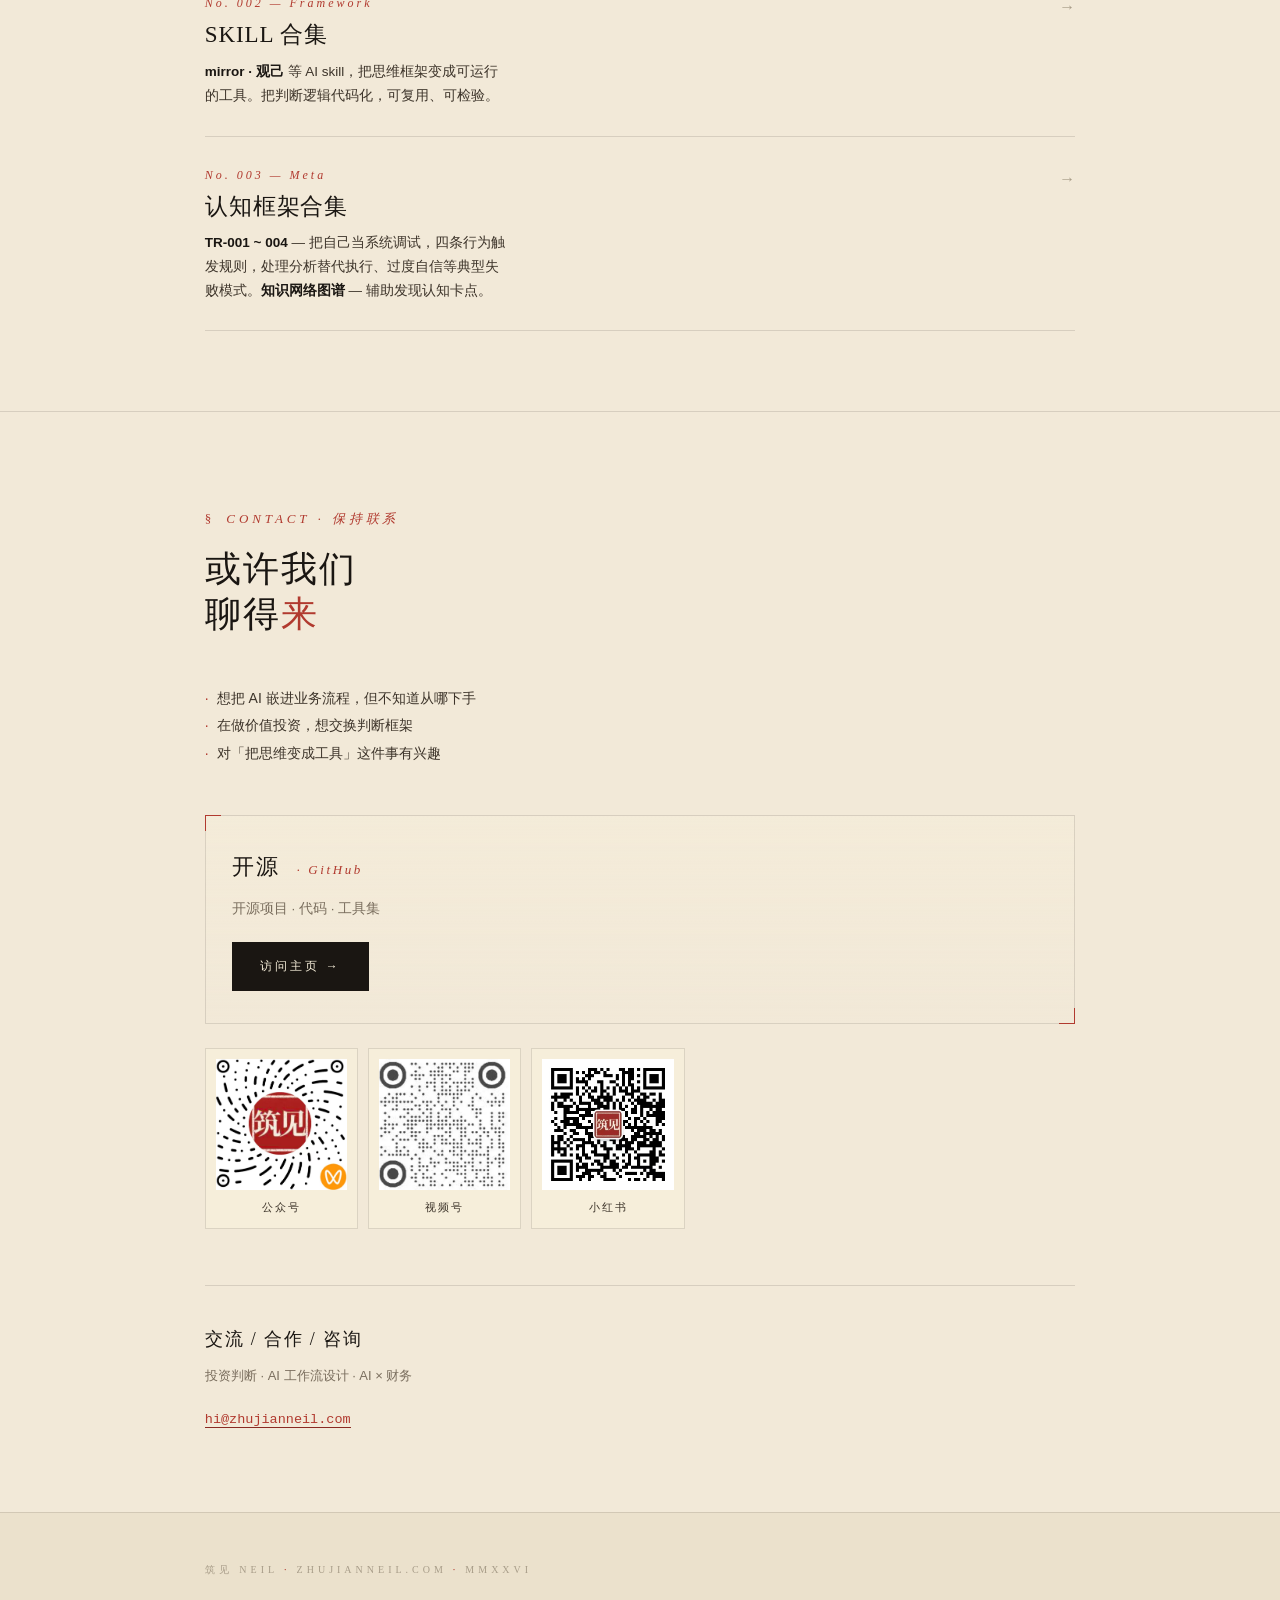
<file: option-a-paper-seal-b02a91b6.html>
<!DOCTYPE html>
<html lang="zh-CN">
<head>
<meta charset="UTF-8">
<meta name="viewport" content="width=device-width, initial-scale=1.0, viewport-fit=cover">
<title>筑见 Neil — 搭骨架,看世界</title>
<link rel="icon" type="image/png" href="favicon.png">
<style>
  *, *::before, *::after { margin: 0; padding: 0; box-sizing: border-box; }

  :root {
    /* Paper & Seal — warm handcraft editorial */
    --paper:        #f2e9d8;
    --paper-deep:   #ebe1cc;
    --paper-warm:   #f6eeda;
    --ink:          #1a1612;
    --ink-soft:     #3d342a;
    --ink-mute:     #7a6e5e;
    --ink-dim:      #a89d89;
    --seal:         #b13a2f;
    --seal-deep:    #8a2a22;
    --seal-glow:    rgba(177,58,47,0.12);
    --rule:         rgba(26,22,18,0.12);
    --rule-soft:    rgba(26,22,18,0.06);
  }

  html { scroll-behavior: smooth; -webkit-text-size-adjust: 100%; }

  body {
    background: var(--paper);
    color: var(--ink);
    font-family: -apple-system, BlinkMacSystemFont, "PingFang SC", "Helvetica Neue", "Hiragino Sans GB", sans-serif;
    font-size: 15px;
    line-height: 1.75;
    min-height: 100vh;
    overflow-x: hidden;
    font-feature-settings: "kern" 1, "palt" 1;
    -webkit-font-smoothing: antialiased;
    -moz-osx-font-smoothing: grayscale;
    position: relative;
  }

  /* Paper texture — fine grain overlay */
  body::before {
    content: "";
    position: fixed;
    inset: 0;
    background-image:
      radial-gradient(circle at 20% 30%, rgba(139,106,60,0.04) 0%, transparent 50%),
      radial-gradient(circle at 80% 70%, rgba(139,106,60,0.03) 0%, transparent 50%),
      url("data:image/svg+xml;utf8,<svg xmlns='http://www.w3.org/2000/svg' width='200' height='200'><filter id='n'><feTurbulence type='fractalNoise' baseFrequency='0.85' numOctaves='2' seed='3'/><feColorMatrix values='0 0 0 0 0.1 0 0 0 0 0.08 0 0 0 0 0.05 0 0 0 0.08 0'/></filter><rect width='100%25' height='100%25' filter='url(%23n)'/></svg>");
    background-size: 100%, 100%, 180px 180px;
    opacity: 0.55;
    pointer-events: none;
    z-index: 1;
    mix-blend-mode: multiply;
  }

  main { position: relative; z-index: 2; }

  /* vertical side rule — editorial anchor */
  .edge-rule {
    position: fixed;
    left: 22px;
    top: 0;
    bottom: 0;
    width: 1px;
    background: var(--rule);
    z-index: 3;
    pointer-events: none;
  }
  .edge-stamp {
    position: fixed;
    left: 14px;
    top: 40px;
    writing-mode: vertical-rl;
    font-family: "Songti SC", "STSong", "Noto Serif SC", serif;
    font-size: 10px;
    letter-spacing: 0.6em;
    color: var(--ink-dim);
    z-index: 4;
    pointer-events: none;
  }

  /* ===================== HERO ===================== */
  .hero {
    min-height: 100svh;
    min-height: 100vh;
    display: flex;
    flex-direction: column;
    justify-content: center;
    padding: 48px 32px 40px 48px;
    position: relative;
  }

  .hero-mark-wrap {
    position: relative;
    width: 132px;
    height: 132px;
    margin-bottom: 36px;
  }

  #seal-canvas {
    position: absolute;
    inset: -40px;
    width: calc(100% + 80px);
    height: calc(100% + 80px);
    z-index: 0;
  }

  .hero-mark {
    position: relative;
    z-index: 1;
    width: 100%;
    height: 100%;
    border-radius: 2px;
    object-fit: cover;
    filter: drop-shadow(0 2px 8px rgba(90,30,20,0.18));
  }

  .hero-eyebrow {
    font-family: "Songti SC", "STSong", serif;
    font-size: 11px;
    letter-spacing: 0.5em;
    color: var(--seal);
    margin-bottom: 20px;
    text-transform: uppercase;
    font-weight: 500;
  }
  .hero-eyebrow::before {
    content: "";
    display: inline-block;
    width: 18px;
    height: 1px;
    background: var(--seal);
    vertical-align: middle;
    margin-right: 14px;
    transform: translateY(-2px);
  }

  .hero h1 {
    font-family: "Songti SC", "STSong", "Noto Serif SC", serif;
    font-size: clamp(44px, 12vw, 62px);
    font-weight: 400;
    letter-spacing: 0.04em;
    line-height: 1.1;
    color: var(--ink);
    margin-bottom: 18px;
  }
  .hero h1 .neil {
    font-family: "Cormorant Garamond", "Times New Roman", serif;
    font-style: italic;
    font-weight: 400;
    letter-spacing: 0.01em;
  }

  .hero .tagline {
    font-family: "Songti SC", "STSong", serif;
    font-size: clamp(18px, 5vw, 22px);
    color: var(--ink-soft);
    letter-spacing: 0.18em;
    line-height: 1.5;
    margin-bottom: 24px;
    font-weight: 400;
  }

  .hero-identity {
    font-size: 12px;
    color: var(--ink-mute);
    letter-spacing: 0.14em;
    margin-bottom: 28px;
    line-height: 1.8;
  }
  .hero-identity .dot {
    display: inline-block;
    width: 3px;
    height: 3px;
    border-radius: 50%;
    background: var(--seal);
    vertical-align: middle;
    margin: 0 10px;
    transform: translateY(-1px);
  }

  .hero-cta {
    color: var(--ink-mute);
    font-size: 14px;
    line-height: 1.9;
    margin-bottom: 40px;
    max-width: 30ch;
  }

  .cta-link {
    color: var(--seal);
    text-decoration: none;
    font-weight: 500;
    position: relative;
    border-bottom: 1px solid var(--seal);
    padding-bottom: 1px;
  }
  .cta-link:active { opacity: 0.7; }

  /* Pillars — horizontal stack, tactile */
  .pillars {
    display: flex;
    flex-direction: column;
    gap: 0;
    margin-top: 8px;
  }

  .pillar-link {
    text-decoration: none;
    color: inherit;
    display: block;
    border-top: 1px solid var(--rule);
    padding: 22px 2px 22px 0;
    transition: padding-left 0.35s ease;
    position: relative;
  }
  .pillar-link:last-child { border-bottom: 1px solid var(--rule); }
  .pillar-link:active { padding-left: 8px; }

  .pillar-row {
    display: flex;
    align-items: baseline;
    justify-content: space-between;
    gap: 16px;
  }

  .pillar-key {
    font-family: "Songti SC", "STSong", serif;
    font-size: 22px;
    color: var(--ink);
    letter-spacing: 0.14em;
    flex-shrink: 0;
    position: relative;
  }
  .pillar-key::before {
    content: attr(data-en);
    display: block;
    font-family: "Cormorant Garamond", serif;
    font-style: italic;
    font-size: 10px;
    letter-spacing: 0.25em;
    color: var(--seal);
    margin-bottom: 6px;
    font-weight: 500;
    text-transform: uppercase;
  }

  .pillar-arrow {
    font-family: "Songti SC", serif;
    color: var(--ink-dim);
    font-size: 18px;
    transition: transform 0.3s ease, color 0.3s ease;
  }
  .pillar-link:active .pillar-arrow {
    color: var(--seal);
    transform: translateX(4px);
  }

  .pillar-val {
    color: var(--ink-soft);
    font-size: 13.5px;
    line-height: 1.75;
    margin-top: 10px;
    max-width: 34ch;
  }

  /* ===================== SECTIONS ===================== */
  section.content {
    padding: 96px 32px 80px 48px;
    position: relative;
    border-top: 1px solid var(--rule);
  }

  .section-head {
    margin-bottom: 48px;
  }

  .section-label {
    font-family: "Cormorant Garamond", "Times New Roman", serif;
    font-style: italic;
    font-size: 13px;
    letter-spacing: 0.3em;
    color: var(--seal);
    margin-bottom: 16px;
    font-weight: 500;
    text-transform: uppercase;
  }
  .section-label::before {
    content: "§ ";
    font-style: normal;
    color: var(--seal);
    margin-right: 4px;
  }

  .section-title {
    font-family: "Songti SC", "STSong", "Noto Serif SC", serif;
    font-size: clamp(28px, 8vw, 36px);
    font-weight: 400;
    letter-spacing: 0.06em;
    color: var(--ink);
    line-height: 1.25;
  }
  .section-title .accent {
    color: var(--seal);
  }

  /* ===================== WORKS ===================== */
  .work-list {
    display: flex;
    flex-direction: column;
  }

  .work {
    display: block;
    padding: 28px 0;
    border-top: 1px solid var(--rule);
    text-decoration: none;
    color: inherit;
    position: relative;
    transition: padding-left 0.35s ease;
  }
  .work:last-child { border-bottom: 1px solid var(--rule); }
  .work:active { padding-left: 8px; }

  .work-num {
    font-family: "Cormorant Garamond", serif;
    font-style: italic;
    font-size: 12px;
    color: var(--seal);
    letter-spacing: 0.25em;
    margin-bottom: 6px;
    font-weight: 500;
  }

  .work-title {
    font-family: "Songti SC", serif;
    font-size: 23px;
    font-weight: 400;
    margin-bottom: 10px;
    letter-spacing: 0.04em;
    color: var(--ink);
    line-height: 1.3;
  }

  .work-desc {
    color: var(--ink-soft);
    font-size: 13.5px;
    line-height: 1.75;
    max-width: 40ch;
  }
  .work-desc strong { color: var(--ink); font-weight: 600; }

  .work-arrow {
    position: absolute;
    top: 28px;
    right: 0;
    font-family: "Songti SC", serif;
    color: var(--ink-dim);
    font-size: 16px;
  }

  /* ===================== CONTACT ===================== */
  .contact-intro {
    color: var(--ink-soft);
    font-size: 14px;
    line-height: 1.95;
    margin-bottom: 48px;
    max-width: 36ch;
  }
  .contact-intro .bullet {
    color: var(--seal);
    margin-right: 8px;
  }

  .card {
    padding: 32px 26px;
    border: 1px solid var(--rule);
    margin-bottom: 24px;
    position: relative;
    background: linear-gradient(180deg, rgba(246,238,218,0.5), transparent);
  }
  .card::before {
    content: "";
    position: absolute;
    top: -1px; left: -1px;
    width: 16px; height: 16px;
    border-top: 1px solid var(--seal);
    border-left: 1px solid var(--seal);
  }
  .card::after {
    content: "";
    position: absolute;
    bottom: -1px; right: -1px;
    width: 16px; height: 16px;
    border-bottom: 1px solid var(--seal);
    border-right: 1px solid var(--seal);
  }

  .card-title {
    font-family: "Songti SC", serif;
    font-size: 22px;
    margin-bottom: 10px;
    letter-spacing: 0.08em;
    color: var(--ink);
  }
  .card-title .en {
    font-family: "Cormorant Garamond", serif;
    font-style: italic;
    font-size: 13px;
    color: var(--seal);
    letter-spacing: 0.2em;
    margin-left: 10px;
    font-weight: 500;
  }

  .card-desc {
    color: var(--ink-mute);
    font-size: 13.5px;
    margin-bottom: 22px;
    line-height: 1.75;
  }

  .btn {
    display: inline-block;
    padding: 14px 28px;
    background: var(--ink);
    color: var(--paper-warm);
    text-decoration: none;
    font-size: 12px;
    letter-spacing: 0.25em;
    font-weight: 500;
    font-family: "Songti SC", serif;
    transition: background 0.2s, transform 0.2s;
    position: relative;
  }
  .btn::after {
    content: " →";
    font-family: "Songti SC", serif;
  }
  .btn:active { background: var(--seal); transform: translateY(1px); }

  .social-row {
    display: grid;
    grid-template-columns: repeat(3, 1fr);
    gap: 10px;
    margin-bottom: 56px;
  }

  .social-img {
    display: block;
    padding: 10px;
    border: 1px solid var(--rule);
    background: var(--paper-warm);
    text-align: center;
    text-decoration: none;
    color: var(--ink-mute);
    transition: border-color 0.2s;
  }
  .social-img:active { border-color: var(--seal); }

  .social-icon {
    width: 100%;
    aspect-ratio: 1;
    object-fit: cover;
    display: block;
    margin-bottom: 8px;
  }

  .social-label {
    font-family: "Songti SC", serif;
    font-size: 11px;
    letter-spacing: 0.18em;
    color: var(--ink-soft);
  }

  .contact-inquiry {
    text-align: left;
    padding: 36px 0 0;
    border-top: 1px solid var(--rule);
    color: var(--ink-mute);
    font-size: 13px;
    line-height: 1.9;
  }

  .contact-inquiry .inquiry-title {
    font-family: "Songti SC", serif;
    color: var(--ink);
    font-size: 18px;
    letter-spacing: 0.1em;
    margin-bottom: 8px;
    display: block;
  }

  .contact-inquiry .inquiry-desc {
    font-size: 13px;
    color: var(--ink-mute);
    margin-bottom: 18px;
    display: block;
  }

  .contact-inquiry a {
    color: var(--seal);
    text-decoration: none;
    font-family: "Menlo", "Courier New", monospace;
    font-size: 13.5px;
    border-bottom: 1px solid var(--seal-deep);
  }

  /* ===================== FOOTER ===================== */
  footer {
    padding: 48px 32px 40px 48px;
    text-align: left;
    font-size: 10px;
    color: var(--ink-dim);
    letter-spacing: 0.4em;
    border-top: 1px solid var(--rule);
    background: var(--paper-deep);
    position: relative;
    z-index: 2;
    font-family: "Songti SC", serif;
  }
  footer .mark {
    color: var(--seal);
    margin: 0 6px;
  }

  /* ================= LARGE-VIEWPORT ADJUSTMENTS ================= */
  @media (min-width: 700px) {
    .hero, section.content, footer { padding-left: 10vw; padding-right: 10vw; }
    .edge-rule { left: 5vw; }
    .edge-stamp { left: calc(5vw - 8px); }
    .hero-mark-wrap { width: 160px; height: 160px; }
    .social-row { max-width: 480px; }
  }
  @media (min-width: 1000px) {
    .hero, section.content, footer { padding-left: 16vw; padding-right: 16vw; }
    .edge-rule { left: 8vw; }
    .edge-stamp { left: calc(8vw - 8px); }
  }
</style>
</head>
<body>

<div class="edge-rule"></div>
<div class="edge-stamp">筑 · 见 · ZHUJIAN · MMXXVI</div>

<main>

  <!-- ============ HERO ============ -->
  <section class="hero">
    <div class="hero-mark-wrap">
      <canvas id="seal-canvas"></canvas>
      <img src="assets/hero_seal.png" alt="筑见 印" class="hero-mark">
    </div>

    <div class="hero-eyebrow">筑见 · ZHUJIAN</div>
    <h1>我是 <span class="neil">Neil</span>。</h1>
    <p class="tagline">搭骨架,看世界</p>
    <p class="hero-identity">
      CFO 出身<span class="dot"></span>价值投资<span class="dot"></span>AI 框架建造
    </p>
    <p class="hero-cta">
      如果你也在用框架对抗噪音，我们可能有共鸣。<br>
      <a href="#works" class="cta-link">看我的判断样本 →</a>
    </p>

    <div class="pillars">
      <a href="#works-invest" class="pillar-link">
        <div class="pillar-row">
          <span class="pillar-key" data-en="i · Investment">投资</span>
          <span class="pillar-arrow">→</span>
        </div>
        <p class="pillar-val">把判断纪律变成可运行的系统，不靠盘感，靠框架。</p>
      </a>
      <a href="#works-ai" class="pillar-link">
        <div class="pillar-row">
          <span class="pillar-key" data-en="ii · Framework">AI</span>
          <span class="pillar-arrow">→</span>
        </div>
        <p class="pillar-val">把「怎么想」拆成可以运行的工作流。</p>
      </a>
      <a href="#works-meta" class="pillar-link">
        <div class="pillar-row">
          <span class="pillar-key" data-en="iii · Meta">认知</span>
          <span class="pillar-arrow">→</span>
        </div>
        <p class="pillar-val">用内观和贝叶斯调试自己的决策操作系统。</p>
      </a>
    </div>
  </section>

  <!-- ============ WORKS ============ -->
  <section class="content">
    <div class="section-head">
      <div class="section-label">Works · 作品</div>
      <h2 class="section-title" id="works">判断力的<span class="accent">样本</span></h2>
    </div>

    <div class="work-list">
      <a href="invest.html" class="work" target="_blank" rel="noopener" id="works-invest">
        <div class="work-num">No. 001 — Investment</div>
        <div class="work-title">价值投资工具集</div>
        <div class="work-desc">多种投资辅助工具：腾讯 FCF 倍数卖出纪律、持仓监控系统、量化情绪探测器（用情绪因子发现市场极端点，配合价值投资做买入时机判断）。</div>
        <div class="work-arrow">→</div>
      </a>

      <a href="ai.html" class="work" target="_blank" rel="noopener" id="works-ai">
        <div class="work-num">No. 002 — Framework</div>
        <div class="work-title">SKILL 合集</div>
        <div class="work-desc"><strong>mirror · 观己</strong> 等 AI skill，把思维框架变成可运行的工具。把判断逻辑代码化，可复用、可检验。</div>
        <div class="work-arrow">→</div>
      </a>

      <a href="meta.html" class="work" target="_blank" rel="noopener" id="works-meta">
        <div class="work-num">No. 003 — Meta</div>
        <div class="work-title">认知框架合集</div>
        <div class="work-desc"><strong>TR-001 ~ 004</strong> — 把自己当系统调试，四条行为触发规则，处理分析替代执行、过度自信等典型失败模式。<strong>知识网络图谱</strong> — 辅助发现认知卡点。</div>
        <div class="work-arrow">→</div>
      </a>
    </div>
  </section>

  <!-- ============ CONTACT ============ -->
  <section class="content">
    <div class="section-head">
      <div class="section-label">Contact · 保持联系</div>
      <h2 class="section-title">或许我们<br>聊得<span class="accent">来</span></h2>
    </div>

    <p class="contact-intro">
      <span class="bullet">·</span>想把 AI 嵌进业务流程，但不知道从哪下手<br>
      <span class="bullet">·</span>在做价值投资，想交换判断框架<br>
      <span class="bullet">·</span>对「把思维变成工具」这件事有兴趣
    </p>

    <div class="card">
      <div class="card-title">开源 <span class="en">· GitHub</span></div>
      <div class="card-desc">开源项目 · 代码 · 工具集</div>
      <a href="https://github.com/zhujianneil" class="btn" target="_blank" rel="noopener">访问主页</a>
    </div>

    <div class="social-row">
      <a href="#" class="social-img" target="_blank" rel="noopener">
        <img src="social-gongzhonghao.jpg" alt="公众号" class="social-icon">
        <div class="social-label">公众号</div>
      </a>
      <a href="#" class="social-img" target="_blank" rel="noopener">
        <img src="social-video.jpg" alt="视频号" class="social-icon">
        <div class="social-label">视频号</div>
      </a>
      <a href="#" class="social-img" target="_blank" rel="noopener">
        <img src="social-xiaohongshu.jpg" alt="小红书" class="social-icon">
        <div class="social-label">小红书</div>
      </a>
    </div>

    <div class="contact-inquiry">
      <span class="inquiry-title">交流 / 合作 / 咨询</span>
      <span class="inquiry-desc">投资判断 · AI 工作流设计 · AI × 财务</span>
      <a href="mailto:hi@zhujianneil.com">hi@zhujianneil.com</a>
    </div>
  </section>

</main>

<footer>
  筑见 NEIL<span class="mark">·</span>ZHUJIANNEIL.COM<span class="mark">·</span>MMXXVI
</footer>

<script>
/* =====================================================================
   Seal Ink Bloom — a warm breathing halo around the 筑见 chop.
   Same meditation metaphor, redesigned as red ink seeping into paper.
   ===================================================================== */
(function() {
  const cvs = document.getElementById('seal-canvas');
  if (!cvs) return;
  const ctx = cvs.getContext('2d');
  const dpr = Math.min(window.devicePixelRatio || 1, 2);
  let W, H, cx, cy;
  let t0 = performance.now();
  let rings = [];
  let lastRingT = 0;

  function resize() {
    const rect = cvs.getBoundingClientRect();
    W = rect.width; H = rect.height;
    cvs.width = W * dpr;
    cvs.height = H * dpr;
    ctx.setTransform(dpr, 0, 0, dpr, 0, 0);
    cx = W / 2; cy = H / 2;
  }

  function draw(now) {
    const t = (now - t0) / 1000;
    requestAnimationFrame(draw);

    ctx.clearRect(0, 0, W, H);

    const cycle = 7;
    const phase = (Math.sin(t * Math.PI * 2 / cycle - Math.PI / 2) + 1) / 2;

    const baseR = Math.min(W, H) * 0.32;
    const breathR = baseR * (1 + phase * 0.35);

    // warm outer bloom — seal red seeping into paper
    const g1 = ctx.createRadialGradient(cx, cy, baseR * 0.5, cx, cy, breathR * 1.8);
    g1.addColorStop(0, `rgba(177,58,47,${0.10 + phase * 0.08})`);
    g1.addColorStop(0.55, `rgba(177,58,47,${0.04 + phase * 0.03})`);
    g1.addColorStop(1, 'rgba(177,58,47,0)');
    ctx.beginPath();
    ctx.arc(cx, cy, breathR * 1.8, 0, Math.PI * 2);
    ctx.fillStyle = g1;
    ctx.fill();

    // exhale ripple
    if (t - lastRingT > cycle) {
      rings.push({ r: baseR * 1.05, op: 0.28, spd: 0.35 });
      lastRingT = t;
    }
    for (let i = rings.length - 1; i >= 0; i--) {
      const r = rings[i];
      r.r += r.spd;
      r.op *= 0.991;
      if (r.op < 0.008) { rings.splice(i, 1); continue; }
      ctx.beginPath();
      ctx.arc(cx, cy, r.r, 0, Math.PI * 2);
      ctx.strokeStyle = `rgba(138,42,34,${r.op})`;
      ctx.lineWidth = 0.6;
      ctx.stroke();
    }
  }

  resize();
  window.addEventListener('resize', resize);
  requestAnimationFrame(draw);
})();
</script>

</body>
</html>
</file>
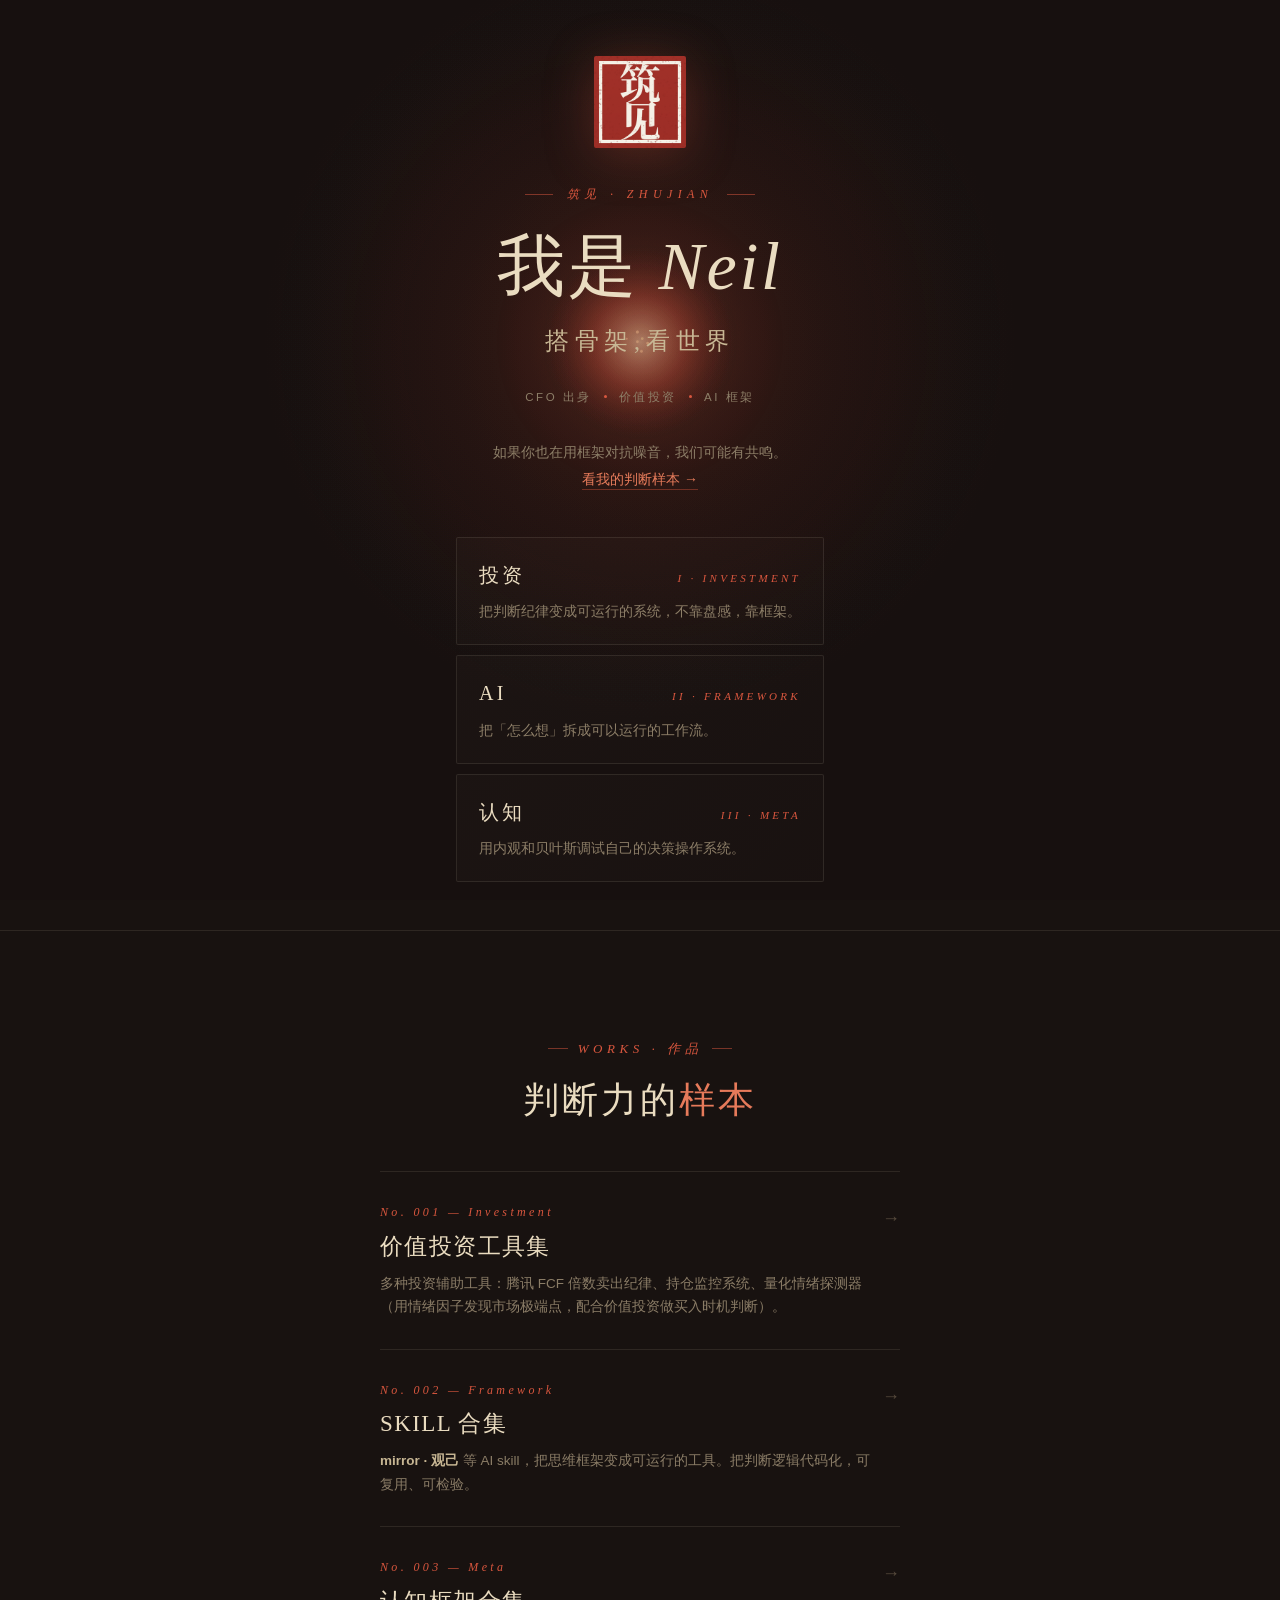
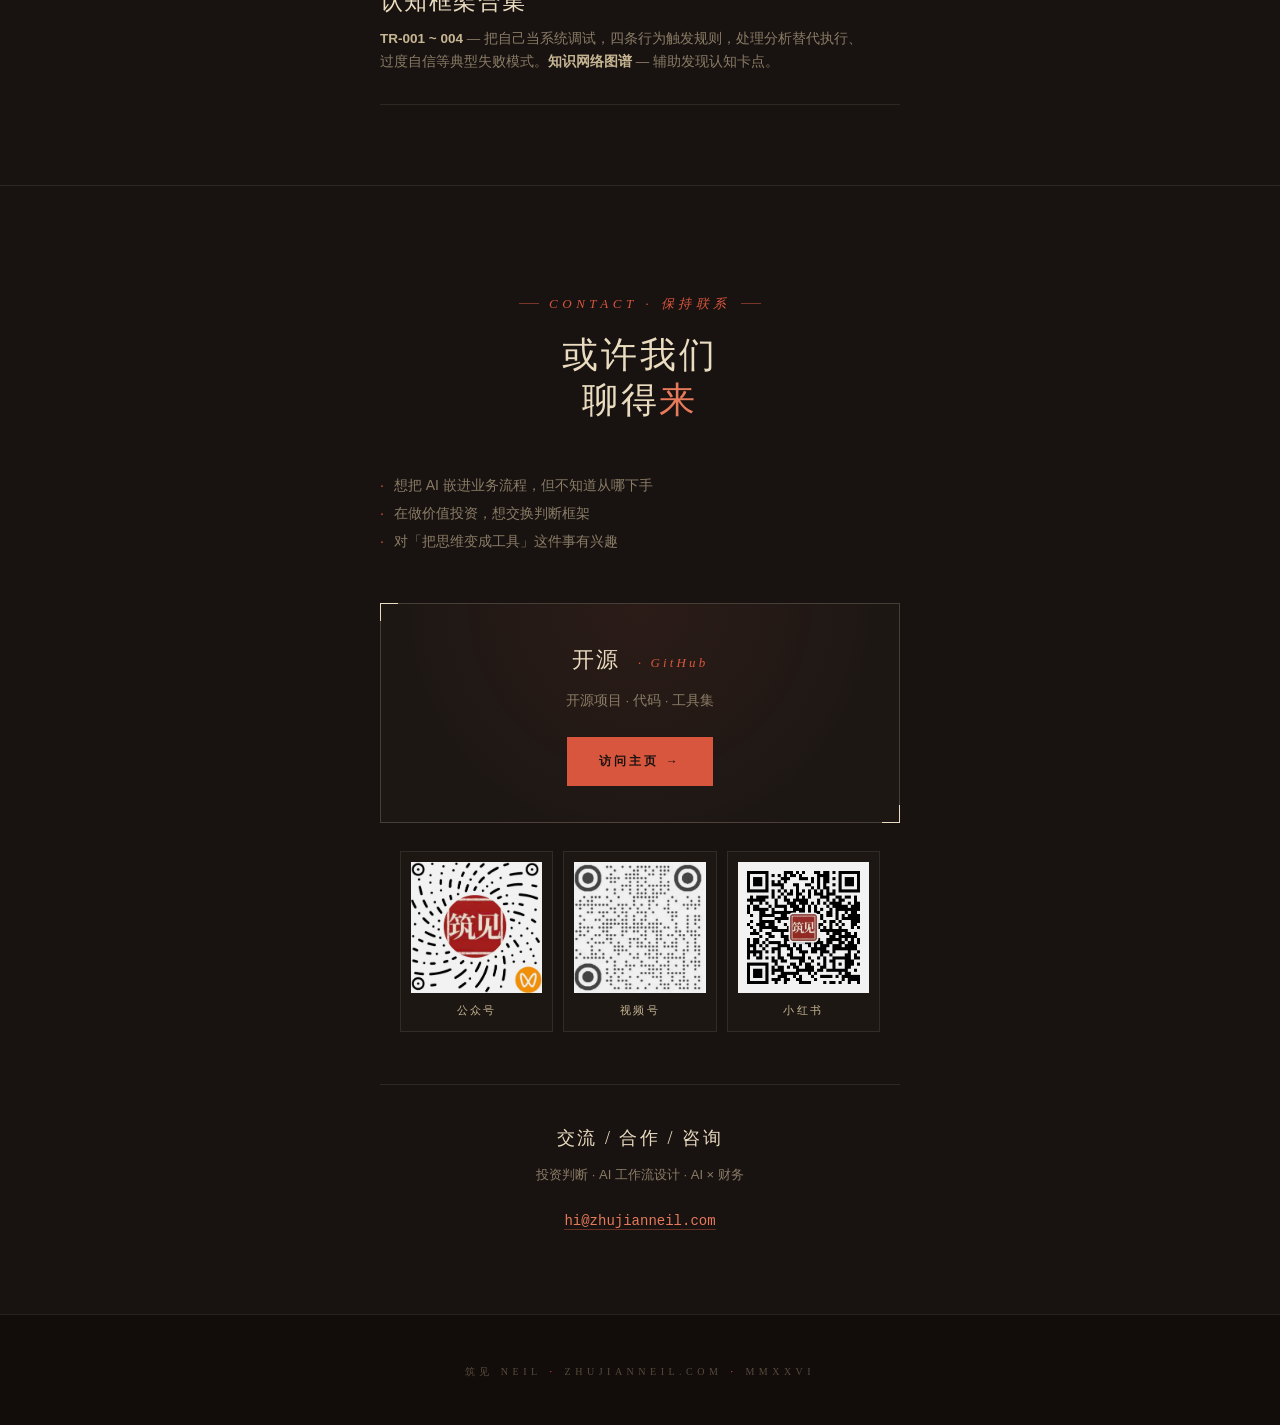
<file: option-b-warm-dusk.html>
<!DOCTYPE html>
<html lang="zh-CN">
<head>
<meta charset="UTF-8">
<meta name="viewport" content="width=device-width, initial-scale=1.0, viewport-fit=cover">
<title>筑见 Neil — 搭骨架,看世界</title>
<link rel="icon" type="image/png" href="favicon.png">
<style>
  *, *::before, *::after { margin: 0; padding: 0; box-sizing: border-box; }

  :root {
    /* Warm Dusk — deep warm ink, cream type, vermilion glow */
    --bg:          #181210;
    --bg-elev:     #1f1714;
    --bg-deep:     #120c0a;
    --cream:       #eadcc0;
    --cream-soft:  #c7b693;
    --cream-mute:  #8a7c66;
    --cream-dim:   #574b3d;
    --seal:        #d8563e;
    --seal-warm:   #e67a5a;
    --seal-deep:   #8a2a22;
    --gold:        #c9a25a;
    --rule:        rgba(234,220,192,0.10);
    --rule-strong: rgba(234,220,192,0.20);
  }

  html { scroll-behavior: smooth; -webkit-text-size-adjust: 100%; }

  body {
    background: var(--bg);
    color: var(--cream);
    font-family: -apple-system, BlinkMacSystemFont, "PingFang SC", "Helvetica Neue", "Hiragino Sans GB", sans-serif;
    font-size: 15px;
    line-height: 1.78;
    min-height: 100vh;
    overflow-x: hidden;
    -webkit-font-smoothing: antialiased;
    font-feature-settings: "kern" 1, "palt" 1;
    position: relative;
  }

  /* subtle warm grain */
  body::after {
    content: "";
    position: fixed; inset: 0;
    background-image: url("data:image/svg+xml;utf8,<svg xmlns='http://www.w3.org/2000/svg' width='200' height='200'><filter id='n'><feTurbulence type='fractalNoise' baseFrequency='0.9' numOctaves='2' seed='5'/><feColorMatrix values='0 0 0 0 0.85 0 0 0 0 0.7 0 0 0 0 0.5 0 0 0 0.06 0'/></filter><rect width='100%25' height='100%25' filter='url(%23n)'/></svg>");
    background-size: 180px 180px;
    opacity: 0.7;
    pointer-events: none;
    z-index: 5;
    mix-blend-mode: overlay;
  }

  /* Breathing canvas — ambient only */
  #breath-bg {
    position: fixed;
    top: 0; left: 0;
    width: 100%;
    height: 100vh;
    z-index: 0;
    pointer-events: none;
  }

  main { position: relative; z-index: 1; }

  /* ===================== HERO ===================== */
  .hero {
    min-height: 100svh;
    min-height: 100vh;
    display: flex;
    flex-direction: column;
    justify-content: center;
    padding: 56px 28px 48px;
    position: relative;
    text-align: center;
  }

  .hero-content {
    max-width: 520px;
    margin: 0 auto;
    position: relative;
    z-index: 2;
  }

  .hero-seal {
    width: 74px;
    height: 74px;
    border-radius: 2px;
    margin: 0 auto 36px;
    display: block;
    filter: drop-shadow(0 6px 24px rgba(216,86,62,0.28));
    position: relative;
    z-index: 2;
  }

  .hero-eyebrow {
    font-family: "Cormorant Garamond", "Times New Roman", serif;
    font-style: italic;
    font-size: 12px;
    letter-spacing: 0.45em;
    color: var(--seal);
    margin-bottom: 26px;
    text-transform: uppercase;
    font-weight: 500;
    display: flex;
    align-items: center;
    justify-content: center;
    gap: 14px;
  }
  .hero-eyebrow::before,
  .hero-eyebrow::after {
    content: "";
    height: 1px;
    width: 28px;
    background: var(--seal);
    opacity: 0.5;
  }

  .hero h1 {
    font-family: "Songti SC", "STSong", "Noto Serif SC", serif;
    font-size: clamp(48px, 13vw, 68px);
    font-weight: 400;
    letter-spacing: 0.04em;
    line-height: 1.05;
    color: var(--cream);
    margin-bottom: 20px;
  }
  .hero h1 .neil {
    font-family: "Cormorant Garamond", "Times New Roman", serif;
    font-style: italic;
    font-weight: 400;
  }

  .hero .tagline {
    font-family: "Songti SC", "STSong", serif;
    font-size: clamp(20px, 5.5vw, 24px);
    color: var(--cream-soft);
    letter-spacing: 0.24em;
    line-height: 1.5;
    margin-bottom: 28px;
    font-weight: 400;
  }

  .hero-identity {
    font-size: 11.5px;
    color: var(--cream-mute);
    letter-spacing: 0.22em;
    margin-bottom: 32px;
    line-height: 1.8;
    text-transform: uppercase;
  }
  .hero-identity .dot {
    display: inline-block;
    width: 3px;
    height: 3px;
    border-radius: 50%;
    background: var(--seal);
    vertical-align: middle;
    margin: 0 12px;
    transform: translateY(-1px);
  }

  .hero-cta {
    color: var(--cream-mute);
    font-size: 14px;
    line-height: 1.9;
    margin-bottom: 44px;
  }

  .cta-link {
    color: var(--seal-warm);
    text-decoration: none;
    font-weight: 500;
    border-bottom: 1px solid rgba(216,86,62,0.4);
    padding-bottom: 2px;
  }
  .cta-link:active { opacity: 0.7; }

  /* Pillars — bordered vignette cards */
  .pillars {
    display: flex;
    flex-direction: column;
    gap: 10px;
    text-align: left;
  }

  .pillar-link {
    text-decoration: none;
    color: inherit;
    display: block;
    padding: 20px 22px;
    background: linear-gradient(135deg, rgba(234,220,192,0.025), rgba(234,220,192,0.01));
    border: 1px solid var(--rule);
    border-radius: 2px;
    position: relative;
    overflow: hidden;
    transition: border-color 0.3s ease, background 0.3s ease;
  }
  .pillar-link::before {
    content: "";
    position: absolute;
    left: 0; top: 0; bottom: 0;
    width: 2px;
    background: var(--seal);
    opacity: 0;
    transition: opacity 0.3s ease;
  }
  .pillar-link:active { border-color: var(--rule-strong); background: rgba(216,86,62,0.05); }
  .pillar-link:active::before { opacity: 1; }

  .pillar-row {
    display: flex;
    align-items: baseline;
    justify-content: space-between;
    gap: 16px;
    margin-bottom: 8px;
  }

  .pillar-key {
    font-family: "Songti SC", "STSong", serif;
    font-size: 20px;
    color: var(--cream);
    letter-spacing: 0.16em;
  }
  .pillar-en {
    font-family: "Cormorant Garamond", serif;
    font-style: italic;
    font-size: 11px;
    letter-spacing: 0.3em;
    color: var(--seal);
    text-transform: uppercase;
  }

  .pillar-val {
    color: var(--cream-mute);
    font-size: 13.5px;
    line-height: 1.7;
  }

  /* ===================== SECTIONS ===================== */
  section.content {
    padding: 100px 28px 80px;
    position: relative;
    border-top: 1px solid var(--rule);
    background: var(--bg);
  }

  .section-inner { max-width: 520px; margin: 0 auto; }

  .section-head { margin-bottom: 48px; text-align: center; }

  .section-label {
    font-family: "Cormorant Garamond", "Times New Roman", serif;
    font-style: italic;
    font-size: 13px;
    letter-spacing: 0.35em;
    color: var(--seal);
    margin-bottom: 18px;
    font-weight: 500;
    text-transform: uppercase;
    display: inline-flex;
    align-items: center;
    gap: 10px;
  }
  .section-label::before,
  .section-label::after {
    content: "";
    width: 20px; height: 1px;
    background: var(--seal);
    opacity: 0.5;
  }

  .section-title {
    font-family: "Songti SC", "STSong", "Noto Serif SC", serif;
    font-size: clamp(28px, 8vw, 36px);
    font-weight: 400;
    letter-spacing: 0.08em;
    color: var(--cream);
    line-height: 1.25;
  }
  .section-title .accent { color: var(--seal-warm); }

  /* ===================== WORKS ===================== */
  .work-list { display: flex; flex-direction: column; }

  .work {
    display: block;
    padding: 30px 0;
    border-top: 1px solid var(--rule);
    text-decoration: none;
    color: inherit;
    position: relative;
    transition: padding-left 0.35s ease;
  }
  .work:last-child { border-bottom: 1px solid var(--rule); }
  .work:active { padding-left: 10px; }

  .work-num {
    font-family: "Cormorant Garamond", serif;
    font-style: italic;
    font-size: 12px;
    color: var(--seal);
    letter-spacing: 0.28em;
    margin-bottom: 8px;
    font-weight: 500;
  }

  .work-title {
    font-family: "Songti SC", serif;
    font-size: 23px;
    font-weight: 400;
    margin-bottom: 10px;
    letter-spacing: 0.06em;
    color: var(--cream);
    line-height: 1.3;
  }

  .work-desc {
    color: var(--cream-mute);
    font-size: 13.5px;
    line-height: 1.75;
    padding-right: 28px;
  }
  .work-desc strong { color: var(--cream-soft); font-weight: 600; }

  .work-arrow {
    position: absolute;
    top: 30px;
    right: 0;
    color: var(--cream-dim);
    font-size: 18px;
    font-family: "Songti SC", serif;
  }

  /* ===================== CONTACT ===================== */
  .contact-intro {
    color: var(--cream-mute);
    font-size: 14px;
    line-height: 2;
    margin-bottom: 48px;
    text-align: left;
  }
  .contact-intro .bullet { color: var(--seal); margin-right: 10px; }

  .card {
    padding: 36px 28px;
    border: 1px solid var(--rule-strong);
    margin-bottom: 28px;
    text-align: center;
    background:
      radial-gradient(circle at 50% 0%, rgba(216,86,62,0.08), transparent 70%),
      rgba(234,220,192,0.02);
    position: relative;
  }
  .card::before,
  .card::after {
    content: "";
    position: absolute;
    width: 18px; height: 18px;
    border-color: var(--seal);
  }
  .card::before { top: -1px; left: -1px; border-top: 1px solid; border-left: 1px solid; }
  .card::after { bottom: -1px; right: -1px; border-bottom: 1px solid; border-right: 1px solid; }

  .card-title {
    font-family: "Songti SC", serif;
    font-size: 22px;
    margin-bottom: 10px;
    letter-spacing: 0.1em;
    color: var(--cream);
  }
  .card-title .en {
    font-family: "Cormorant Garamond", serif;
    font-style: italic;
    font-size: 13px;
    color: var(--seal);
    letter-spacing: 0.24em;
    margin-left: 10px;
  }

  .card-desc {
    color: var(--cream-mute);
    font-size: 13.5px;
    margin-bottom: 24px;
    line-height: 1.75;
  }

  .btn {
    display: inline-block;
    padding: 14px 32px;
    background: var(--seal);
    color: var(--bg);
    text-decoration: none;
    font-size: 12px;
    letter-spacing: 0.26em;
    font-weight: 600;
    font-family: "Songti SC", serif;
    transition: background 0.2s, transform 0.2s;
  }
  .btn:active { background: var(--seal-warm); transform: translateY(1px); }

  .social-row {
    display: grid;
    grid-template-columns: repeat(3, 1fr);
    gap: 10px;
    margin-bottom: 52px;
  }

  .social-img {
    display: block;
    padding: 10px;
    border: 1px solid var(--rule);
    background: rgba(234,220,192,0.02);
    text-align: center;
    text-decoration: none;
    color: var(--cream-mute);
  }
  .social-img:active { border-color: var(--seal); background: rgba(216,86,62,0.06); }

  .social-icon {
    width: 100%;
    aspect-ratio: 1;
    object-fit: cover;
    display: block;
    margin-bottom: 8px;
    filter: brightness(0.95);
  }

  .social-label {
    font-family: "Songti SC", serif;
    font-size: 11px;
    letter-spacing: 0.22em;
    color: var(--cream-soft);
  }

  .contact-inquiry {
    text-align: center;
    padding: 36px 16px 0;
    border-top: 1px solid var(--rule);
    color: var(--cream-mute);
    font-size: 13px;
    line-height: 1.9;
  }

  .contact-inquiry .inquiry-title {
    font-family: "Songti SC", serif;
    color: var(--cream);
    font-size: 18px;
    letter-spacing: 0.14em;
    margin-bottom: 8px;
    display: block;
  }

  .contact-inquiry .inquiry-desc {
    font-size: 13px;
    color: var(--cream-mute);
    margin-bottom: 20px;
    display: block;
  }

  .contact-inquiry a {
    color: var(--seal-warm);
    text-decoration: none;
    font-family: "Menlo", "Courier New", monospace;
    font-size: 14px;
    border-bottom: 1px solid rgba(216,86,62,0.4);
  }

  /* ===================== FOOTER ===================== */
  footer {
    padding: 48px 28px 44px;
    text-align: center;
    font-size: 10px;
    color: var(--cream-dim);
    letter-spacing: 0.45em;
    border-top: 1px solid var(--rule);
    background: var(--bg-deep);
    position: relative;
    z-index: 1;
    font-family: "Songti SC", serif;
  }
  footer .mark { color: var(--seal); margin: 0 8px; }

  /* ================= LARGE-VIEWPORT ADJUSTMENTS ================= */
  @media (min-width: 700px) {
    .hero, section.content, footer { padding-left: 10vw; padding-right: 10vw; }
    .hero-seal { width: 92px; height: 92px; }
    .social-row { max-width: 480px; margin-left: auto; margin-right: auto; }
  }
</style>
</head>
<body>

<canvas id="breath-bg"></canvas>

<main>

  <!-- ============ HERO ============ -->
  <section class="hero">
    <div class="hero-content">
      <img src="assets/hero_seal.png" alt="筑见 印" class="hero-seal">
      <div class="hero-eyebrow">筑见 · ZHUJIAN</div>
      <h1>我是 <span class="neil">Neil</span></h1>
      <p class="tagline">搭骨架,看世界</p>
      <p class="hero-identity">
        CFO 出身<span class="dot"></span>价值投资<span class="dot"></span>AI 框架
      </p>
      <p class="hero-cta">
        如果你也在用框架对抗噪音，我们可能有共鸣。<br>
        <a href="#works" class="cta-link">看我的判断样本 →</a>
      </p>

      <div class="pillars">
        <a href="#works-invest" class="pillar-link">
          <div class="pillar-row">
            <span class="pillar-key">投资</span>
            <span class="pillar-en">i · Investment</span>
          </div>
          <p class="pillar-val">把判断纪律变成可运行的系统，不靠盘感，靠框架。</p>
        </a>
        <a href="#works-ai" class="pillar-link">
          <div class="pillar-row">
            <span class="pillar-key">AI</span>
            <span class="pillar-en">ii · Framework</span>
          </div>
          <p class="pillar-val">把「怎么想」拆成可以运行的工作流。</p>
        </a>
        <a href="#works-meta" class="pillar-link">
          <div class="pillar-row">
            <span class="pillar-key">认知</span>
            <span class="pillar-en">iii · Meta</span>
          </div>
          <p class="pillar-val">用内观和贝叶斯调试自己的决策操作系统。</p>
        </a>
      </div>
    </div>
  </section>

  <!-- ============ WORKS ============ -->
  <section class="content">
    <div class="section-inner">
      <div class="section-head">
        <div class="section-label">Works · 作品</div>
        <h2 class="section-title" id="works">判断力的<span class="accent">样本</span></h2>
      </div>

      <div class="work-list">
        <a href="invest.html" class="work" target="_blank" rel="noopener" id="works-invest">
          <div class="work-num">No. 001 — Investment</div>
          <div class="work-title">价值投资工具集</div>
          <div class="work-desc">多种投资辅助工具：腾讯 FCF 倍数卖出纪律、持仓监控系统、量化情绪探测器（用情绪因子发现市场极端点，配合价值投资做买入时机判断）。</div>
          <div class="work-arrow">→</div>
        </a>

        <a href="ai.html" class="work" target="_blank" rel="noopener" id="works-ai">
          <div class="work-num">No. 002 — Framework</div>
          <div class="work-title">SKILL 合集</div>
          <div class="work-desc"><strong>mirror · 观己</strong> 等 AI skill，把思维框架变成可运行的工具。把判断逻辑代码化，可复用、可检验。</div>
          <div class="work-arrow">→</div>
        </a>

        <a href="meta.html" class="work" target="_blank" rel="noopener" id="works-meta">
          <div class="work-num">No. 003 — Meta</div>
          <div class="work-title">认知框架合集</div>
          <div class="work-desc"><strong>TR-001 ~ 004</strong> — 把自己当系统调试，四条行为触发规则，处理分析替代执行、过度自信等典型失败模式。<strong>知识网络图谱</strong> — 辅助发现认知卡点。</div>
          <div class="work-arrow">→</div>
        </a>
      </div>
    </div>
  </section>

  <!-- ============ CONTACT ============ -->
  <section class="content">
    <div class="section-inner">
      <div class="section-head">
        <div class="section-label">Contact · 保持联系</div>
        <h2 class="section-title">或许我们<br>聊得<span class="accent">来</span></h2>
      </div>

      <p class="contact-intro">
        <span class="bullet">·</span>想把 AI 嵌进业务流程，但不知道从哪下手<br>
        <span class="bullet">·</span>在做价值投资，想交换判断框架<br>
        <span class="bullet">·</span>对「把思维变成工具」这件事有兴趣
      </p>

      <div class="card">
        <div class="card-title">开源 <span class="en">· GitHub</span></div>
        <div class="card-desc">开源项目 · 代码 · 工具集</div>
        <a href="https://github.com/zhujianneil" class="btn" target="_blank" rel="noopener">访问主页 →</a>
      </div>

      <div class="social-row">
        <a href="#" class="social-img" target="_blank" rel="noopener">
          <img src="social-gongzhonghao.jpg" alt="公众号" class="social-icon">
          <div class="social-label">公众号</div>
        </a>
        <a href="#" class="social-img" target="_blank" rel="noopener">
          <img src="social-video.jpg" alt="视频号" class="social-icon">
          <div class="social-label">视频号</div>
        </a>
        <a href="#" class="social-img" target="_blank" rel="noopener">
          <img src="social-xiaohongshu.jpg" alt="小红书" class="social-icon">
          <div class="social-label">小红书</div>
        </a>
      </div>

      <div class="contact-inquiry">
        <span class="inquiry-title">交流 / 合作 / 咨询</span>
        <span class="inquiry-desc">投资判断 · AI 工作流设计 · AI × 财务</span>
        <a href="mailto:hi@zhujianneil.com">hi@zhujianneil.com</a>
      </div>
    </div>
  </section>

</main>

<footer>
  筑见 NEIL<span class="mark">·</span>ZHUJIANNEIL.COM<span class="mark">·</span>MMXXVI
</footer>

<script>
/* =====================================================================
   Warm Dusk Breath — the meditation orb, reskinned for a vermilion glow
   against deep warm ink. Identical cadence to the original.
   ===================================================================== */
(function() {
  const cvs = document.getElementById('breath-bg');
  if (!cvs) return;
  const ctx = cvs.getContext('2d');
  let W, H, cx, cy;
  let t0 = performance.now();
  let rings = [];
  let particles = [];
  let lastRingT = 0;
  let heroVisible = true;
  const dpr = Math.min(window.devicePixelRatio || 1, 2);

  function resize() {
    const w = window.innerWidth;
    const h = window.innerHeight;
    cvs.width = w * dpr;
    cvs.height = h * dpr;
    cvs.style.width = w + 'px';
    cvs.style.height = h + 'px';
    ctx.setTransform(dpr, 0, 0, dpr, 0, 0);
    cx = w / 2;
    // position orb behind the hero mark (upper area of hero)
    cy = h * 0.38;
    W = w; H = h;
  }

  function spawnParticle() {
    const a = Math.random() * Math.PI * 2;
    const v = 0.10 + Math.random() * 0.22;
    particles.push({
      x: cx + (Math.random() - 0.5) * 24,
      y: cy + (Math.random() - 0.5) * 24,
      vx: Math.cos(a) * v,
      vy: Math.sin(a) * v,
      life: 1,
      decay: 0.0018 + Math.random() * 0.003,
      sz: 0.6 + Math.random() * 1.0,
      hue: 18 + Math.random() * 22    // warm amber → ember
    });
  }

  function draw(now) {
    const t = (now - t0) / 1000;
    requestAnimationFrame(draw);

    if (!heroVisible) return;

    // warm ink trail fade
    ctx.fillStyle = 'rgba(24,18,16,0.16)';
    ctx.fillRect(0, 0, W, H);

    const cycle = 6;
    const phase = (Math.sin(t * Math.PI * 2 / cycle - Math.PI / 2) + 1) / 2;
    const baseR = Math.min(W, H) * 0.085;
    const breathR = baseR * (1 + phase * 0.4);

    // outer halo — seal-red warmth bleeding into the dark
    const g1 = ctx.createRadialGradient(cx, cy, 0, cx, cy, breathR * 4.0);
    g1.addColorStop(0,   `rgba(216,86,62,${0.10 + phase * 0.06})`);
    g1.addColorStop(0.4, `rgba(180,60,40,${0.04 + phase * 0.02})`);
    g1.addColorStop(1,   'rgba(120,40,30,0)');
    ctx.beginPath();
    ctx.arc(cx, cy, breathR * 4.0, 0, Math.PI * 2);
    ctx.fillStyle = g1;
    ctx.fill();

    // core orb — bright ember
    const g2 = ctx.createRadialGradient(cx, cy, 0, cx, cy, breathR);
    g2.addColorStop(0,   `rgba(245,200,160,${0.22 + phase * 0.12})`);
    g2.addColorStop(0.5, `rgba(216,86,62,${0.10 + phase * 0.06})`);
    g2.addColorStop(1,   'rgba(120,40,30,0)');
    ctx.beginPath();
    ctx.arc(cx, cy, breathR, 0, Math.PI * 2);
    ctx.fillStyle = g2;
    ctx.fill();

    // exhale ripple
    if (t - lastRingT > cycle) {
      rings.push({ r: breathR, op: 0.24, spd: 0.42 });
      lastRingT = t;
    }
    for (let i = rings.length - 1; i >= 0; i--) {
      const r = rings[i];
      r.r += r.spd;
      r.op *= 0.9938;
      if (r.op < 0.005) { rings.splice(i, 1); continue; }
      ctx.beginPath();
      ctx.arc(cx, cy, r.r, 0, Math.PI * 2);
      ctx.strokeStyle = `rgba(220,110,80,${r.op})`;
      ctx.lineWidth = 0.5;
      ctx.stroke();
    }

    // embers
    if (particles.length < 28 && Math.random() < 0.28) spawnParticle();
    for (let i = particles.length - 1; i >= 0; i--) {
      const p = particles[i];
      p.x += p.vx; p.y += p.vy;
      p.life -= p.decay;
      if (p.life <= 0) { particles.splice(i, 1); continue; }
      ctx.beginPath();
      ctx.arc(p.x, p.y, p.sz, 0, Math.PI * 2);
      ctx.fillStyle = `hsla(${p.hue},65%,70%,${p.life * 0.28})`;
      ctx.fill();
    }
  }

  window.addEventListener('scroll', () => {
    heroVisible = window.scrollY < window.innerHeight;
  }, { passive: true });

  resize();
  window.addEventListener('resize', resize);
  requestAnimationFrame(draw);
})();
</script>

</body>
</html>
</file>
<file: style.css>
/* =====================================================================
   筑见 · Paper & Seal — shared stylesheet
   Warm cream paper, seal-red ink, editorial Songti
   Mobile-first; scales up on wider viewports.
   ===================================================================== */

*, *::before, *::after { margin: 0; padding: 0; box-sizing: border-box; }

:root {
  --paper:        #f2e9d8;
  --paper-deep:   #ebe1cc;
  --paper-warm:   #f6eeda;
  --ink:          #1a1612;
  --ink-soft:     #3d342a;
  --ink-mute:     #7a6e5e;
  --ink-dim:      #a89d89;
  --seal:         #b13a2f;
  --seal-deep:    #8a2a22;
  --seal-glow:    rgba(177,58,47,0.12);
  --rule:         rgba(26,22,18,0.12);
  --rule-soft:    rgba(26,22,18,0.06);
}

html { scroll-behavior: smooth; -webkit-text-size-adjust: 100%; }

body {
  background: var(--paper);
  color: var(--ink);
  font-family: -apple-system, BlinkMacSystemFont, "PingFang SC", "Helvetica Neue", "Hiragino Sans GB", sans-serif;
  font-size: 15px;
  line-height: 1.75;
  min-height: 100vh;
  overflow-x: hidden;
  font-feature-settings: "kern" 1, "palt" 1;
  -webkit-font-smoothing: antialiased;
  -moz-osx-font-smoothing: grayscale;
  position: relative;
}

/* ===== Paper texture overlay ===== */
body::before {
  content: "";
  position: fixed;
  inset: 0;
  background-image:
    radial-gradient(circle at 20% 30%, rgba(139,106,60,0.04) 0%, transparent 50%),
    radial-gradient(circle at 80% 70%, rgba(139,106,60,0.03) 0%, transparent 50%),
    url("data:image/svg+xml;utf8,<svg xmlns='http://www.w3.org/2000/svg' width='200' height='200'><filter id='n'><feTurbulence type='fractalNoise' baseFrequency='0.85' numOctaves='2' seed='3'/><feColorMatrix values='0 0 0 0 0.1 0 0 0 0 0.08 0 0 0 0 0.05 0 0 0 0.08 0'/></filter><rect width='100%25' height='100%25' filter='url(%23n)'/></svg>");
  background-size: 100%, 100%, 180px 180px;
  opacity: 0.55;
  pointer-events: none;
  z-index: 1;
  mix-blend-mode: multiply;
}

main { position: relative; z-index: 2; }

/* ===== Vertical edge rule & stamp ===== */
.edge-rule {
  position: fixed;
  left: 22px; top: 0; bottom: 0;
  width: 1px;
  background: var(--rule);
  z-index: 3;
  pointer-events: none;
}
.edge-stamp {
  position: fixed;
  left: 14px; top: 40px;
  writing-mode: vertical-rl;
  font-family: "Songti SC", "STSong", "Noto Serif SC", serif;
  font-size: 10px;
  letter-spacing: 0.6em;
  color: var(--ink-dim);
  z-index: 4;
  pointer-events: none;
}

/* ===== Subpage header (back link) ===== */
.page-header {
  position: relative;
  z-index: 2;
  padding: 28px 32px 0 48px;
  display: flex;
  align-items: center;
  justify-content: space-between;
  gap: 16px;
}
.back-link {
  color: var(--ink-mute);
  text-decoration: none;
  font-size: 13px;
  letter-spacing: 0.2em;
  font-family: "Songti SC", serif;
  padding: 4px 0;
  border-bottom: 1px solid transparent;
  transition: color .2s, border-color .2s;
}
.back-link:active { color: var(--seal); border-bottom-color: var(--seal); }
.page-header-mark {
  font-family: "Cormorant Garamond", "Times New Roman", serif;
  font-style: italic;
  font-size: 11px;
  letter-spacing: 0.35em;
  color: var(--seal);
  text-transform: uppercase;
}

/* ===== Page hero (subpages) ===== */
.page-hero {
  padding: 56px 32px 72px 48px;
  position: relative;
}
.page-hero-eyebrow {
  font-family: "Cormorant Garamond", "Times New Roman", serif;
  font-style: italic;
  font-size: 13px;
  letter-spacing: 0.35em;
  color: var(--seal);
  text-transform: uppercase;
  margin-bottom: 18px;
  font-weight: 500;
}
.page-hero-eyebrow::before {
  content: "§ ";
  font-style: normal;
  margin-right: 4px;
}
.page-hero h1 {
  font-family: "Songti SC", "STSong", "Noto Serif SC", serif;
  font-size: clamp(34px, 10vw, 52px);
  font-weight: 400;
  letter-spacing: 0.04em;
  line-height: 1.15;
  color: var(--ink);
  margin-bottom: 22px;
  max-width: 14ch;
}
.page-hero h1 .accent { color: var(--seal); }
.page-hero-desc {
  color: var(--ink-soft);
  font-size: 15px;
  line-height: 1.85;
  max-width: 38ch;
}

/* ===== Page hero visual (canvas anchor) ===== */
.hero-visual {
  position: relative;
  width: 100%;
  aspect-ratio: 1.1 / 1;
  max-width: 340px;
  margin: 0 0 32px;
}
.hero-visual canvas {
  width: 100%;
  height: 100%;
  display: block;
}

/* ===== Section base ===== */
section.content {
  padding: 72px 32px 72px 48px;
  position: relative;
  border-top: 1px solid var(--rule);
}

.section-head { margin-bottom: 48px; }

.section-label {
  font-family: "Cormorant Garamond", "Times New Roman", serif;
  font-style: italic;
  font-size: 13px;
  letter-spacing: 0.3em;
  color: var(--seal);
  margin-bottom: 16px;
  font-weight: 500;
  text-transform: uppercase;
}
.section-label::before {
  content: "§ ";
  font-style: normal;
  color: var(--seal);
  margin-right: 4px;
}

.section-title {
  font-family: "Songti SC", "STSong", "Noto Serif SC", serif;
  font-size: clamp(26px, 7.5vw, 34px);
  font-weight: 400;
  letter-spacing: 0.06em;
  color: var(--ink);
  line-height: 1.3;
}
.section-title .accent { color: var(--seal); }

/* ===== Entry (numbered list item, used by work list & tool list) ===== */
.entry-list {
  display: flex;
  flex-direction: column;
}
.entry {
  display: block;
  padding: 32px 0;
  border-top: 1px solid var(--rule);
  text-decoration: none;
  color: inherit;
  position: relative;
  transition: padding-left 0.35s ease;
}
.entry:last-child { border-bottom: 1px solid var(--rule); }
.entry:active { padding-left: 8px; }

.entry-num {
  font-family: "Cormorant Garamond", serif;
  font-style: italic;
  font-size: 12px;
  color: var(--seal);
  letter-spacing: 0.25em;
  margin-bottom: 8px;
  font-weight: 500;
}

.entry-title {
  font-family: "Songti SC", serif;
  font-size: 22px;
  font-weight: 400;
  margin-bottom: 10px;
  letter-spacing: 0.05em;
  color: var(--ink);
  line-height: 1.3;
}

.entry-desc {
  color: var(--ink-soft);
  font-size: 13.5px;
  line-height: 1.75;
  max-width: 42ch;
}
.entry-desc strong { color: var(--ink); font-weight: 600; }

.entry-arrow {
  position: absolute;
  top: 32px;
  right: 0;
  font-family: "Songti SC", serif;
  color: var(--ink-dim);
  font-size: 16px;
}

/* ===== Tag ===== */
.tag-row { display: flex; flex-wrap: wrap; gap: 8px; margin-top: 16px; }
.tag {
  padding: 4px 12px;
  border: 1px solid var(--rule);
  color: var(--ink-mute);
  font-size: 11.5px;
  letter-spacing: 0.1em;
  background: rgba(246,238,218,0.4);
  font-family: "Songti SC", serif;
}
.tag.seal { color: var(--seal); border-color: rgba(177,58,47,0.35); }

/* ===== Image card (for subpages) ===== */
.image-card {
  position: relative;
  margin: 22px 0 0;
  border: 1px solid var(--rule);
  overflow: hidden;
  background: var(--paper-warm);
}
.image-card img {
  display: block;
  width: 100%;
  height: auto;
}
.image-card::before {
  content: "";
  position: absolute;
  top: -1px; left: -1px;
  width: 14px; height: 14px;
  border-top: 1px solid var(--seal);
  border-left: 1px solid var(--seal);
}
.image-card::after {
  content: "";
  position: absolute;
  bottom: -1px; right: -1px;
  width: 14px; height: 14px;
  border-bottom: 1px solid var(--seal);
  border-right: 1px solid var(--seal);
}

/* ===== Data card ===== */
.data-card {
  padding: 24px 22px;
  border: 1px solid var(--rule);
  background: linear-gradient(180deg, rgba(246,238,218,0.5), transparent);
  position: relative;
  margin-top: 22px;
}
.data-card-title {
  font-size: 11px;
  letter-spacing: 0.28em;
  color: var(--ink-mute);
  margin-bottom: 18px;
  font-family: "Songti SC", serif;
  text-transform: uppercase;
}
.data-grid {
  display: grid;
  grid-template-columns: repeat(3, 1fr);
  gap: 12px;
}
.data-item { }
.data-value {
  font-family: "Cormorant Garamond", "Times New Roman", serif;
  font-size: 26px;
  color: var(--ink);
  font-weight: 500;
  letter-spacing: 0.01em;
  line-height: 1.1;
  margin-bottom: 6px;
}
.data-value.accent { color: var(--seal); font-style: italic; }
.data-label {
  font-size: 11px;
  color: var(--ink-mute);
  letter-spacing: 0.1em;
  line-height: 1.5;
}

/* ===== Signal grid (two cells) ===== */
.signal-grid {
  display: grid;
  grid-template-columns: 1fr 1fr;
  gap: 12px;
}
.signal-item {
  background: rgba(246,238,218,0.5);
  border: 1px solid var(--rule);
  padding: 16px 14px;
}
.signal-value {
  font-family: "Cormorant Garamond", serif;
  font-size: 22px;
  color: var(--ink);
  font-weight: 500;
  margin-bottom: 4px;
}
.signal-value.buy { color: var(--seal); font-style: italic; }
.signal-label {
  font-size: 11px;
  color: var(--ink-mute);
  letter-spacing: 0.1em;
}

/* ===== Button ===== */
.btn {
  display: inline-block;
  padding: 13px 26px;
  background: var(--ink);
  color: var(--paper-warm);
  text-decoration: none;
  font-size: 12px;
  letter-spacing: 0.25em;
  font-weight: 500;
  font-family: "Songti SC", serif;
  transition: background 0.2s, transform 0.2s;
  margin-top: 16px;
}
.btn::after { content: " →"; font-family: "Songti SC", serif; }
.btn:active { background: var(--seal); transform: translateY(1px); }
.btn.ghost {
  background: transparent;
  color: var(--seal);
  border: 1px solid var(--seal);
}
.btn.ghost:active { background: var(--seal); color: var(--paper-warm); }
.btn.disabled {
  background: transparent;
  color: var(--ink-dim);
  border: 1px dashed var(--ink-dim);
  pointer-events: none;
}
.btn.disabled::after { content: ""; }

/* ===== Output grid (AI skills) ===== */
.output-grid {
  display: grid;
  grid-template-columns: 1fr 1fr;
  gap: 10px;
  margin-top: 22px;
}
.output-card {
  padding: 16px 14px;
  background: rgba(246,238,218,0.5);
  border: 1px solid var(--rule);
}
.output-card .kanji {
  font-family: "Songti SC", serif;
  font-size: 20px;
  color: var(--seal);
  letter-spacing: 0.1em;
  margin-bottom: 8px;
}
.output-card .output-title {
  font-family: "Songti SC", serif;
  font-size: 13px;
  color: var(--ink);
  font-weight: 600;
  margin-bottom: 4px;
  letter-spacing: 0.06em;
}
.output-card .output-text {
  font-size: 12px;
  color: var(--ink-mute);
  line-height: 1.65;
}

/* ===== Timeline (meta page) ===== */
.timeline {
  margin: 32px 0 8px 0;
  padding-left: 18px;
  border-left: 1px solid var(--rule);
  position: relative;
}
.timeline-step {
  position: relative;
  padding: 0 0 32px 22px;
}
.timeline-step:last-child { padding-bottom: 0; }
.timeline-step::before {
  content: "";
  position: absolute;
  left: -22px;
  top: 8px;
  width: 7px; height: 7px;
  background: var(--paper);
  border: 1px solid var(--seal);
  border-radius: 50%;
}
.timeline-step:last-child::before {
  background: var(--seal);
  box-shadow: 0 0 0 3px rgba(177,58,47,0.15);
}
.step-title {
  font-family: "Songti SC", "STSong", serif;
  font-size: 22px;
  color: var(--ink);
  margin-bottom: 4px;
  letter-spacing: 0.18em;
}
.step-title::after {
  content: attr(data-en);
  display: inline-block;
  margin-left: 12px;
  font-family: "Cormorant Garamond", serif;
  font-style: italic;
  font-size: 11px;
  letter-spacing: 0.25em;
  color: var(--seal);
  font-weight: 500;
  text-transform: lowercase;
  vertical-align: middle;
}
.step-desc {
  color: var(--ink-soft);
  font-size: 13.5px;
  line-height: 1.85;
  white-space: pre-line;
  font-family: -apple-system, "PingFang SC", sans-serif;
}

/* ===== Info cards (2-up) ===== */
.info-cards {
  display: grid;
  grid-template-columns: 1fr;
  gap: 12px;
  margin-top: 22px;
}
.info-card {
  padding: 20px;
  background: rgba(246,238,218,0.5);
  border: 1px solid var(--rule);
}
.info-card-title {
  font-family: "Songti SC", serif;
  font-size: 15px;
  color: var(--ink);
  font-weight: 600;
  margin-bottom: 8px;
  letter-spacing: 0.08em;
}
.info-card-text {
  font-size: 13px;
  color: var(--ink-soft);
  line-height: 1.75;
}

/* ===== Graph images ===== */
.graph-images {
  display: grid;
  grid-template-columns: 1fr;
  gap: 12px;
  margin: 22px 0;
}
.graph-images img {
  width: 100%;
  height: auto;
  display: block;
  border: 1px solid var(--rule);
  background: var(--paper-warm);
}

/* ===== Closing ===== */
.closing {
  padding: 80px 32px 80px 48px;
  border-top: 1px solid var(--rule);
  position: relative;
  z-index: 2;
}
.closing p {
  font-family: "Songti SC", serif;
  font-size: 18px;
  line-height: 1.9;
  color: var(--ink-soft);
  letter-spacing: 0.05em;
  max-width: 22ch;
}
.closing p .accent { color: var(--seal); }

/* ===== Footer ===== */
footer {
  padding: 48px 32px 40px 48px;
  text-align: left;
  font-size: 10px;
  color: var(--ink-dim);
  letter-spacing: 0.4em;
  border-top: 1px solid var(--rule);
  background: var(--paper-deep);
  position: relative;
  z-index: 2;
  font-family: "Songti SC", serif;
}
footer .mark { color: var(--seal); margin: 0 6px; }
footer a {
  color: var(--ink-mute);
  text-decoration: none;
  border-bottom: 1px solid transparent;
}
footer a:active { color: var(--seal); border-bottom-color: var(--seal); }

/* ===================== LARGE-VIEWPORT ADJUSTMENTS ===================== */
@media (min-width: 700px) {
  .page-header, .page-hero, section.content, .closing, footer {
    padding-left: 10vw;
    padding-right: 10vw;
  }
  .edge-rule { left: 5vw; }
  .edge-stamp { left: calc(5vw - 8px); }
  .info-cards, .output-grid { grid-template-columns: 1fr 1fr; }
  .graph-images { grid-template-columns: 1fr 1fr; }
}
@media (min-width: 1000px) {
  .page-header, .page-hero, section.content, .closing, footer {
    padding-left: 16vw;
    padding-right: 16vw;
  }
  .edge-rule { left: 8vw; }
  .edge-stamp { left: calc(8vw - 8px); }
  .page-hero h1 { max-width: 18ch; }
}
</file>
